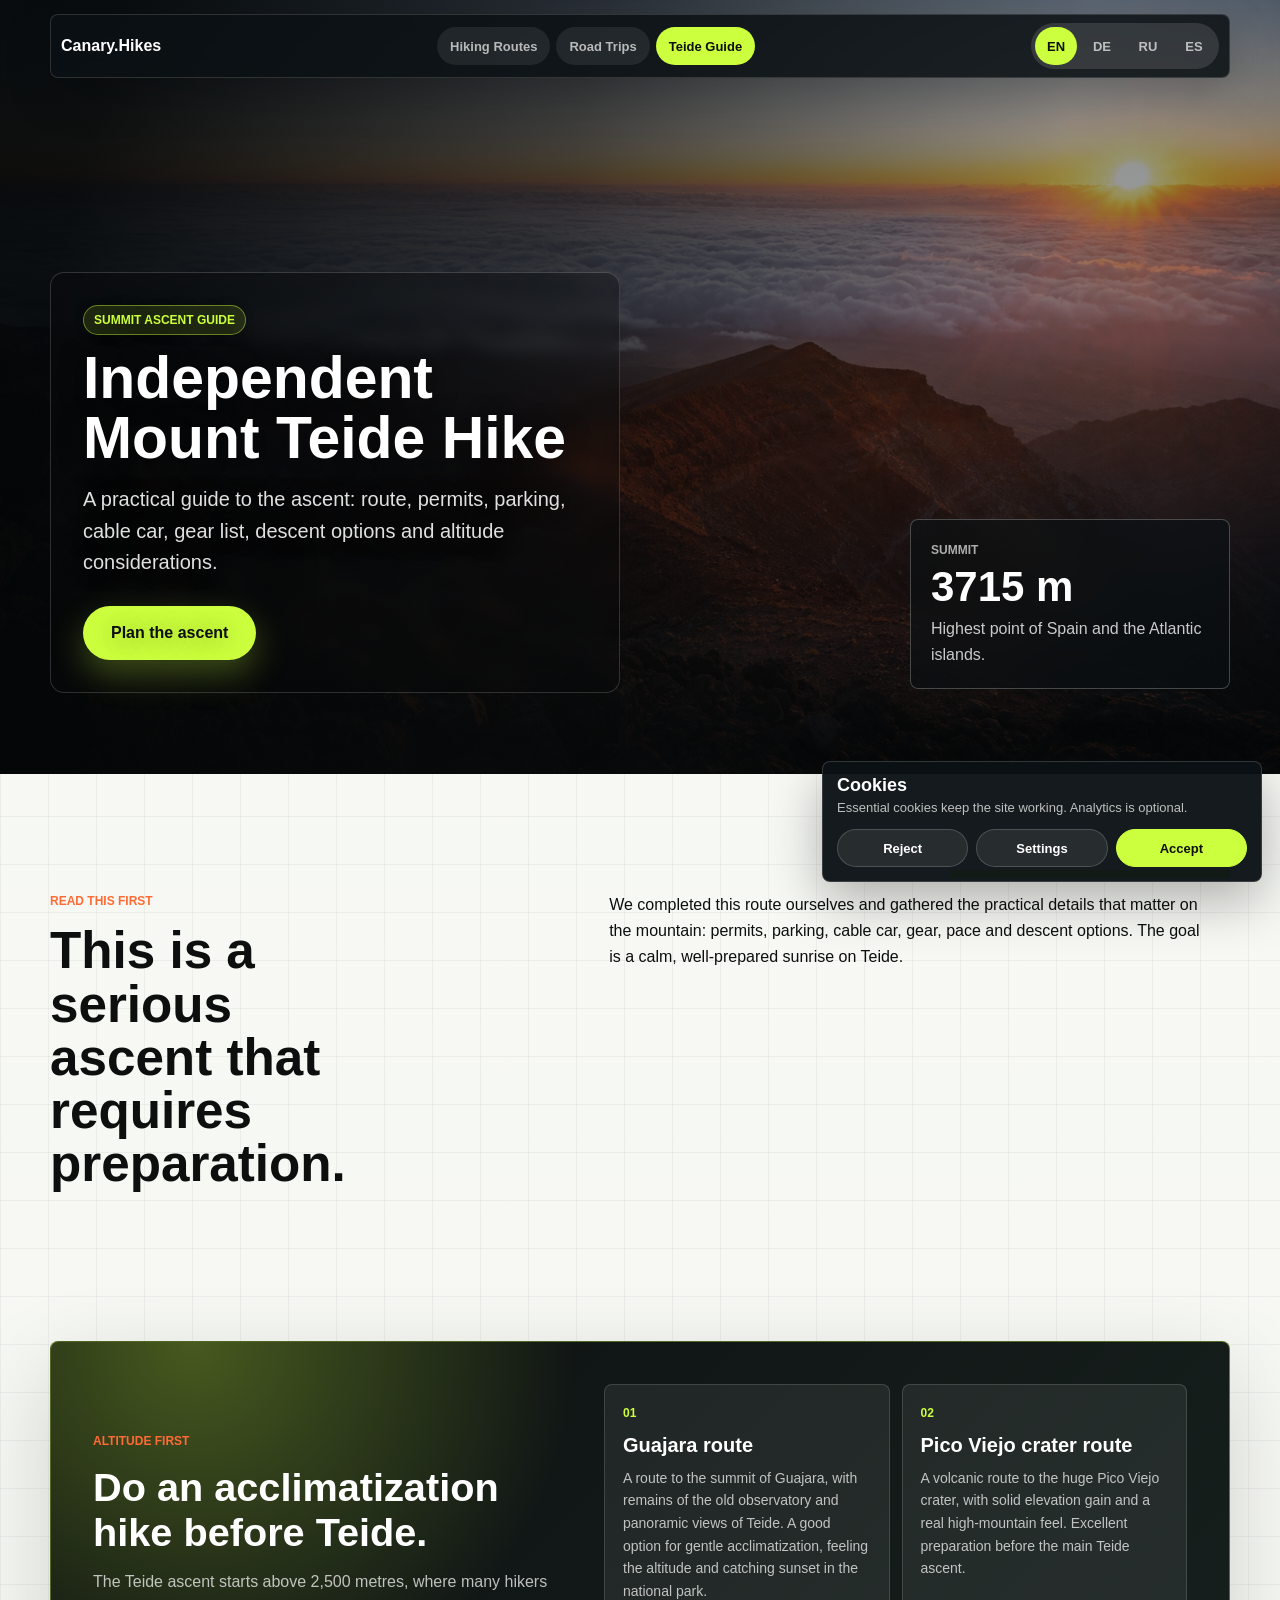
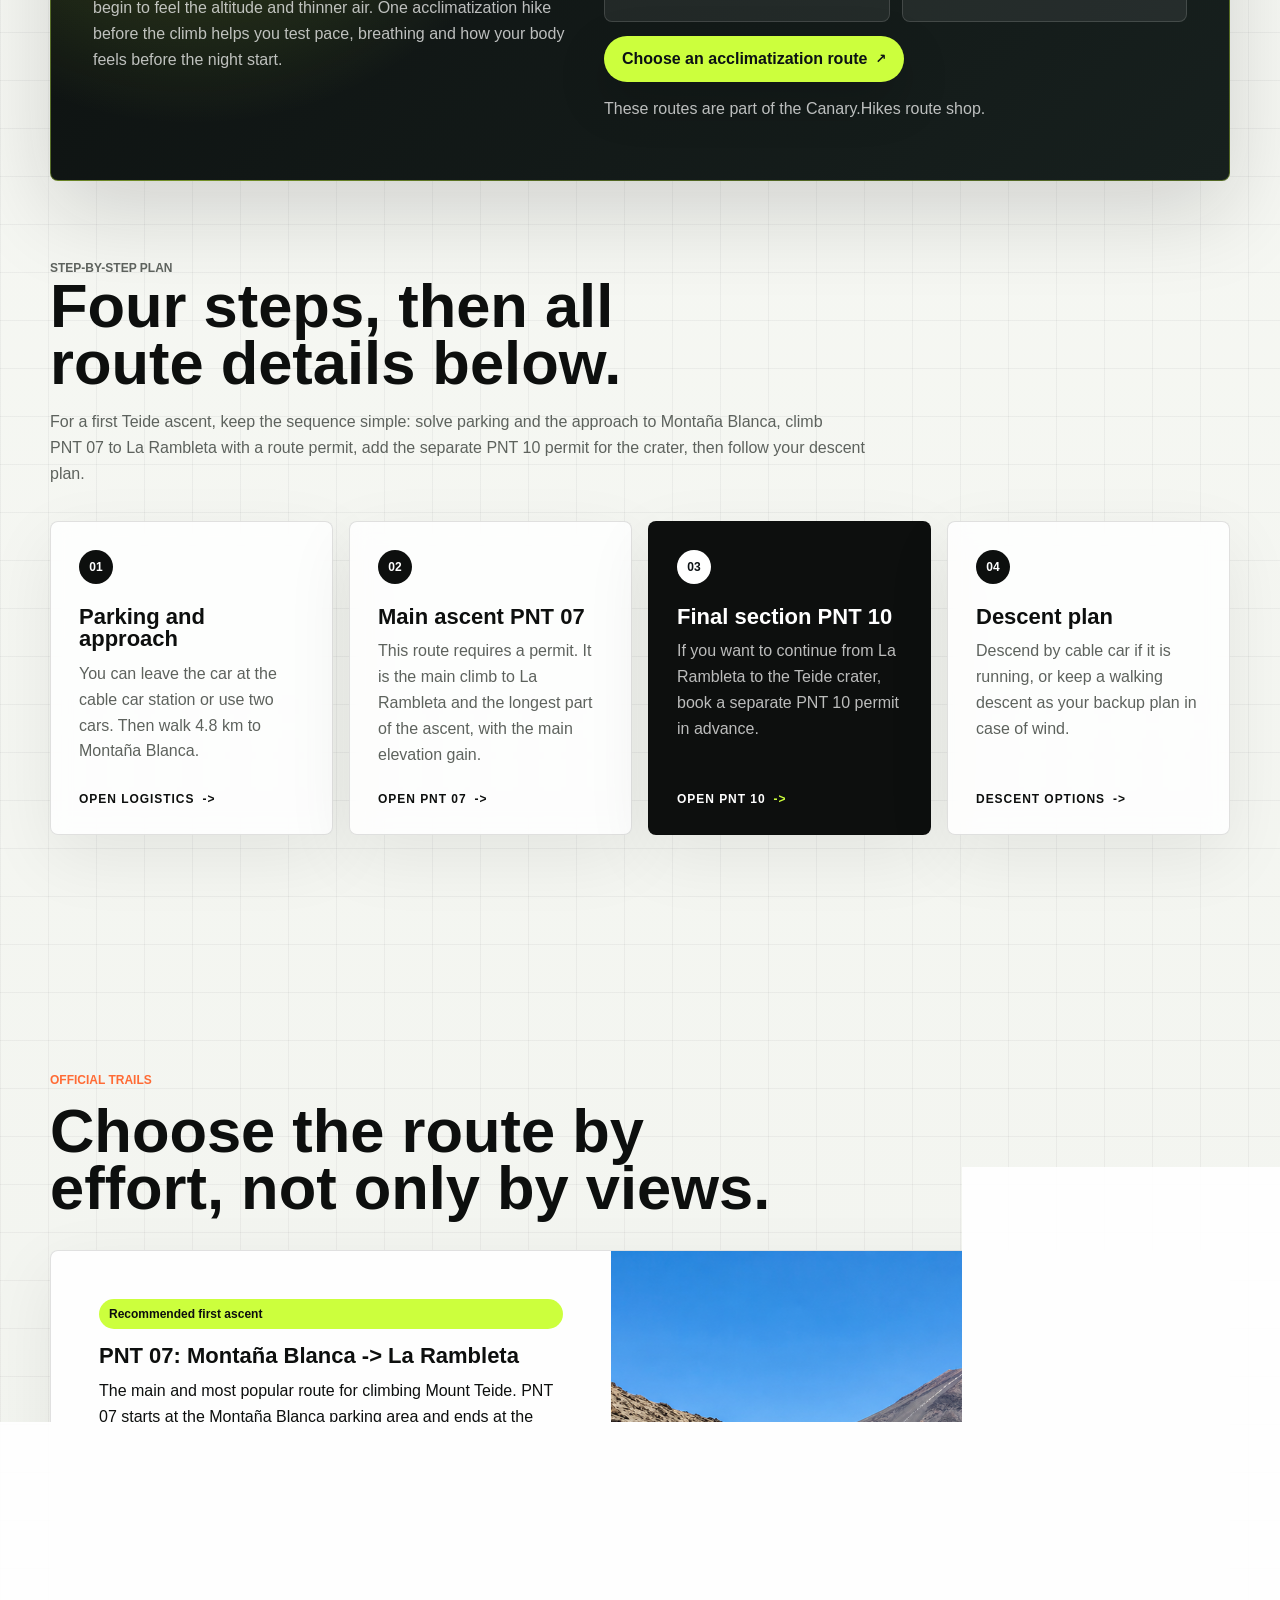
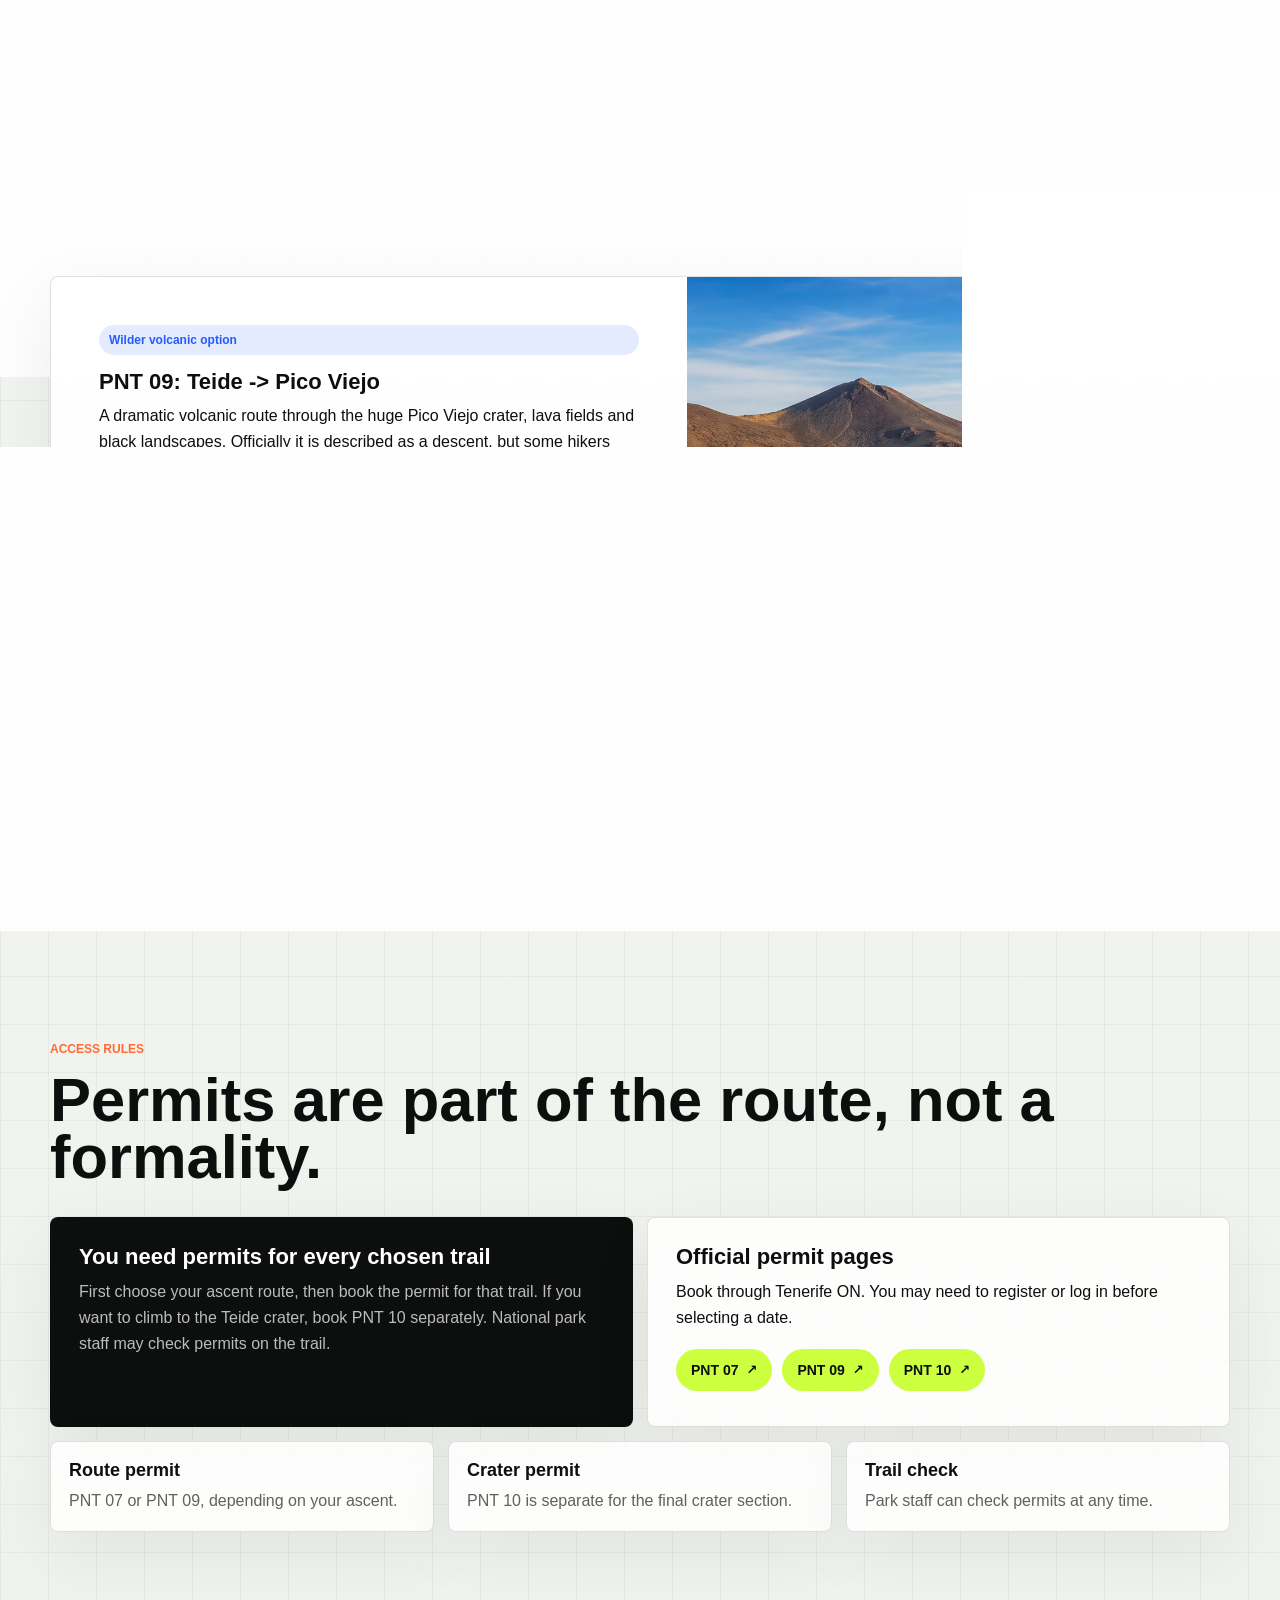
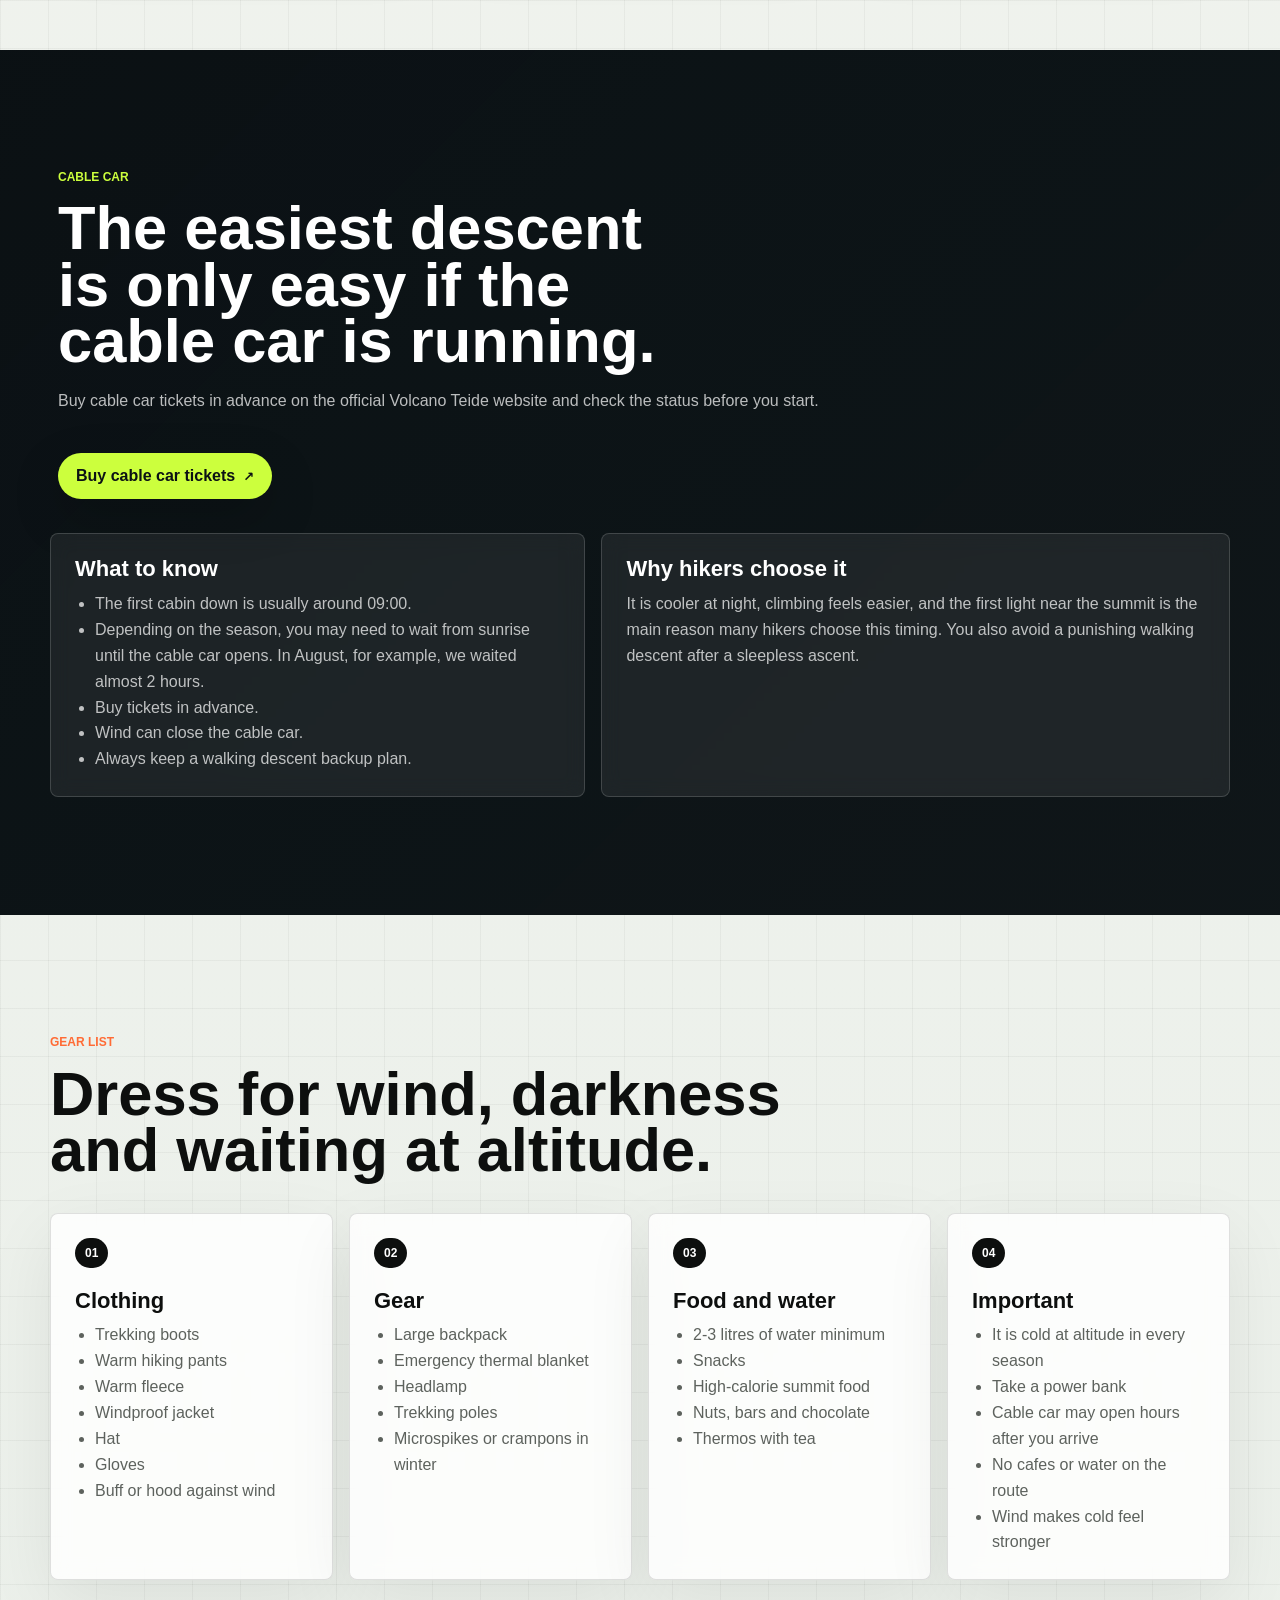
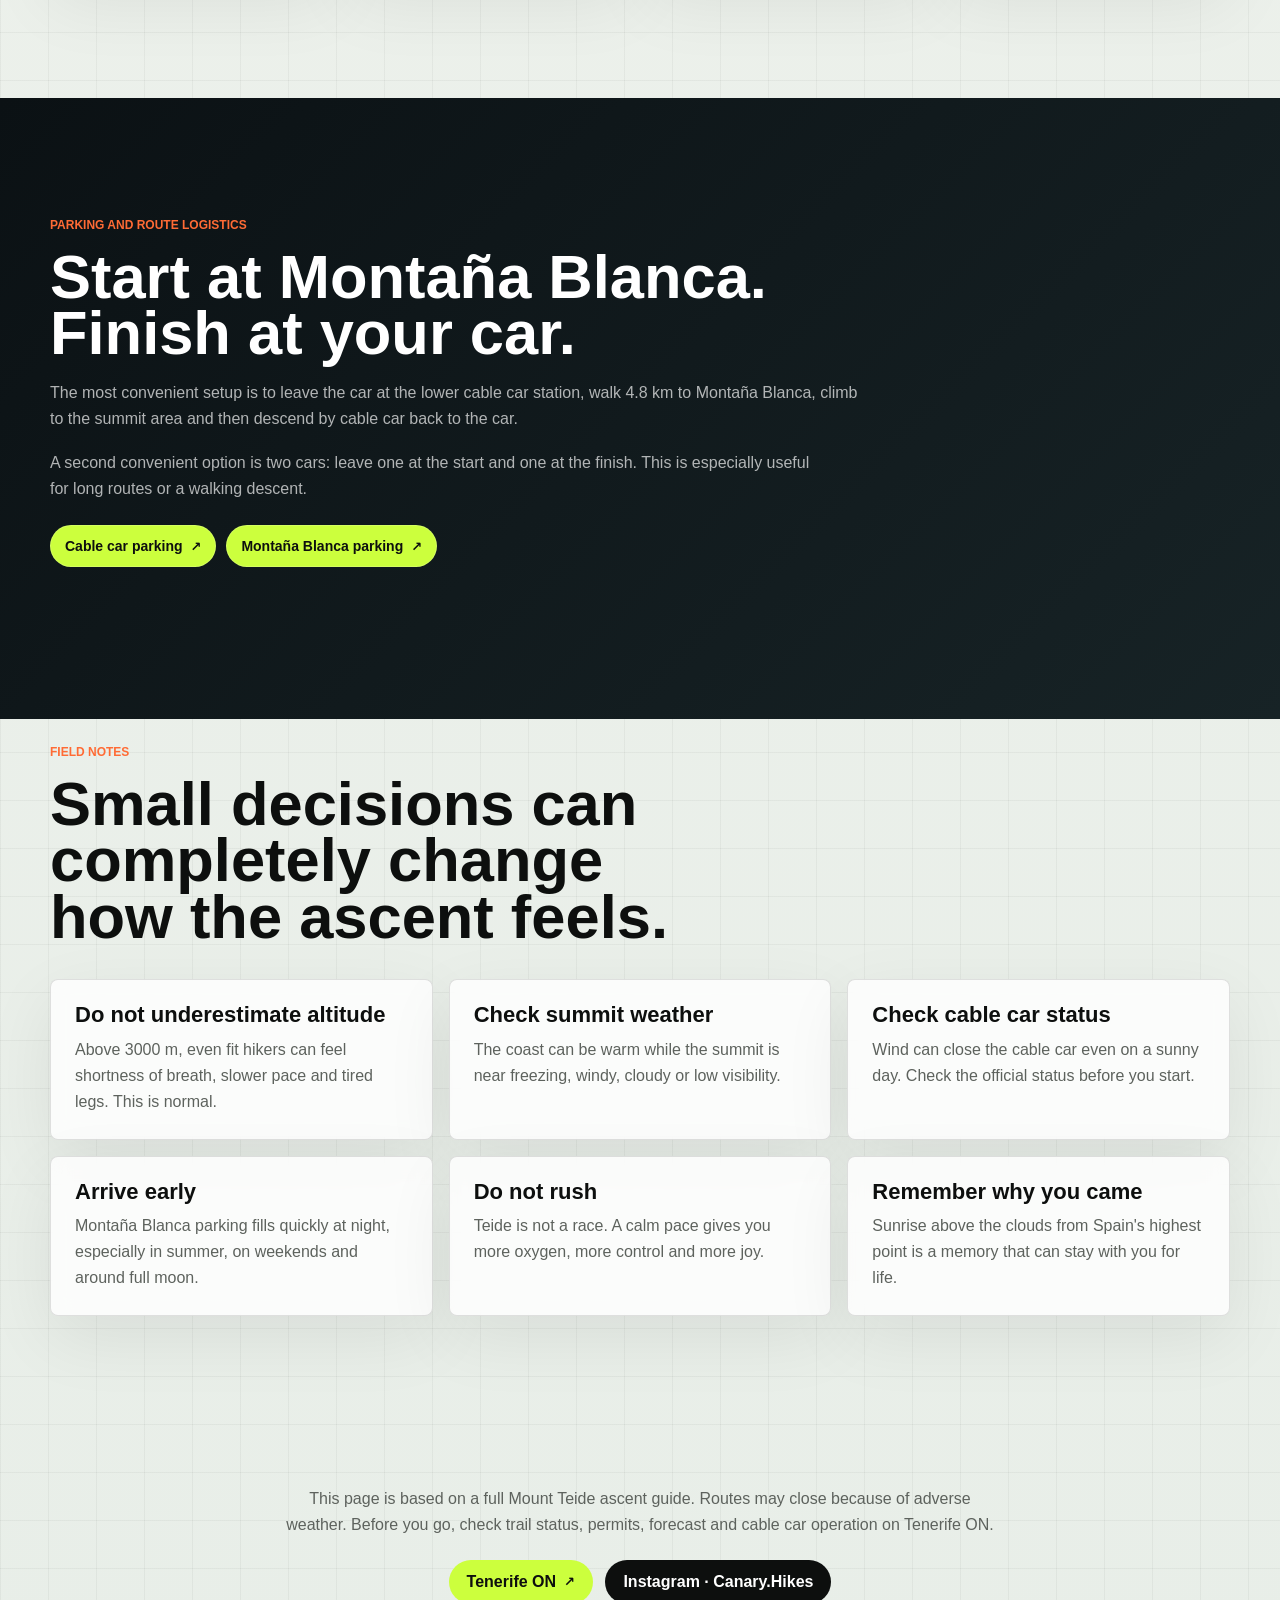
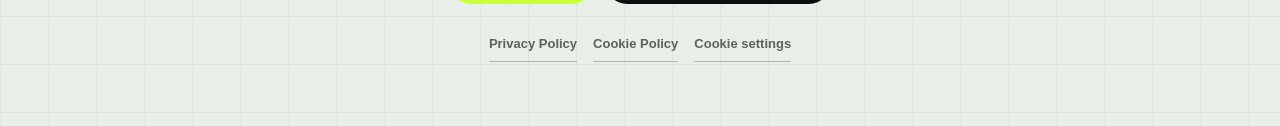
<file: index.html>
<!doctype html>
<html lang="en">
  <head>
<!-- Google tag (gtag.js) -->
<script async src="https://www.googletagmanager.com/gtag/js?id=G-Z81YE5CEX2"></script>
<script>
  window.dataLayer = window.dataLayer || [];
  function gtag(){dataLayer.push(arguments);}
  gtag('consent', 'default', {
    analytics_storage: 'denied',
    ad_storage: 'denied',
    ad_user_data: 'denied',
    ad_personalization: 'denied'
  });
  gtag('js', new Date());

  gtag('config', 'G-Z81YE5CEX2');
</script>

    <meta charset="UTF-8" />
    <meta name="viewport" content="width=device-width, initial-scale=1.0" />
    <title>Mount Teide Hike Guide: PNT 07, Permits and Cable Car | Canary.Hikes</title>
    <meta name="description" content="Practical Mount Teide hike guide: PNT 07 via Montaña Blanca, permits, PNT 10 crater access, cable car tickets, parking, gear and descent options." />
    <meta property="og:title" content="Mount Teide Hike Guide | Canary.Hikes" />
    <meta property="og:description" content="Plan the Mount Teide night hike with routes, permits, cable car, parking, gear and descent advice." />
    <meta property="og:type" content="website" />
    <meta property="og:image" content="/assets/teide-sunrise.png" />
    <link rel="stylesheet" href="/styles.css?v=90" />
  </head>
  <body>
    <header class="topbar">
      <a class="brand" href="/en/teide-guide/" aria-label="Canary.Hikes home">
        <span>Canary.Hikes</span>
      </a>
      <button class="menu-toggle" type="button" aria-expanded="false" aria-label="Toggle menu">☰</button>
      <nav class="nav" aria-label="Main navigation">
        <a href="/en/hiking-routes/" data-page-link="hiking" data-i18n="siteNav.hiking">Hiking Routes</a>
        <a href="/en/road-trips/" data-page-link="road" data-i18n="siteNav.road">Road Trips</a>
        <a href="/en/teide-guide/" data-page-link="teide" data-i18n="siteNav.teide">Teide Guide</a>
      </nav>
      <div class="lang-switch" aria-label="Language selector">
        <a class="active" data-lang="en" href="?lang=en">EN</a>
        <a data-lang="de" href="?lang=de">DE</a>
        <a data-lang="ru" href="?lang=ru">RU</a>
        <a data-lang="es" href="?lang=es">ES</a>
      </div>
    </header>

    <main id="top">
      <section class="hero">
        <img src="/assets/teide-sunrise.png" alt="Sunrise above the clouds on the Mount Teide hiking route in Tenerife" data-i18n-alt="hero.imageAlt" />
        <div class="hero-shade"></div>
        <div class="hero-content">
          <p class="eyebrow" data-i18n="hero.eyebrow">Action guide</p>
          <h1 data-i18n="hero.title">Climb Mount Teide with a clear Tenerife hiking plan.</h1>
          <p class="hero-copy" data-i18n="hero.copy">A practical guide to the Mount Teide sunrise hike: PNT 07 via Montaña Blanca, Teide permits, cable car tickets, parking, gear, descent options and high-altitude realities.</p>
          <div class="hero-actions">
            <a class="primary-btn" href="#routes" data-i18n="hero.cta">Plan the ascent</a>
          </div>
        </div>
        <aside class="summit-panel" aria-label="Key summit facts">
          <span data-i18n="hero.panelLabel">Summit</span>
          <strong>3715 m</strong>
          <p data-i18n="hero.panelText">Highest point of Spain and the Atlantic islands.</p>
        </aside>
      </section>

      <section class="intro section-pad">
        <div>
          <p class="eyebrow" data-i18n="intro.eyebrow">Read this first</p>
          <h2 data-i18n="intro.title">This is not a walk. It is a real high-mountain ascent.</h2>
        </div>
        <p data-i18n="intro.copy">Teide is a demanding high-altitude route, not a casual walk. Higher up the mountain the air gets thinner, the terrain rougher and the pace slower. With the right preparation, sunrise above the clouds becomes the reward for a hard night ascent.</p>
      </section>

      <section class="acclimatize section-pad">
        <div class="acclimatize-copy">
          <p class="eyebrow" data-i18n="acclimatize.eyebrow">Altitude first</p>
          <h2 data-i18n="acclimatize.title">Acclimatization route before Teide.</h2>
          <p data-i18n="acclimatize.copy">Teide starts where many people already feel altitude. A shorter route before summit night helps you test pace, layers and breathing before committing to a cold, dark climb.</p>
        </div>
        <div class="acclimatize-actions">
          <div class="mini-products">
            <article>
              <span>01</span>
              <strong data-i18n="acclimatize.routeOne">Guajara acclimatization loop</strong>
              <p data-i18n="acclimatize.routeOneText">A strong but calmer high-altitude day in Teide National Park.</p>
            </article>
            <article>
              <span>02</span>
              <strong data-i18n="acclimatize.routeTwo">Pico Viejo crater route</strong>
              <p data-i18n="acclimatize.routeTwoText">Volcanic terrain, big views and a good test before the summit.</p>
            </article>
          </div>
          <a class="section-link" data-shop-link="hiking" href="/en/hiking-routes/" data-i18n="acclimatize.cta">Choose a prep route</a>
          <p data-i18n="acclimatize.note">These routes are part of the Canary.Hikes route shop.</p>
        </div>
      </section>

      <section class="ascent-plan section-pad" aria-label="Recommended ascent plan">
        <div class="section-head">
          <p class="eyebrow" data-i18n="plan.eyebrow">Step by step</p>
          <h2 data-i18n="plan.title">Four steps, then the Teide route details below.</h2>
          <p data-i18n="plan.copy">For a first Teide ascent, keep the sequence simple: solve parking and the approach to Montaña Blanca, climb PNT 07 to La Rambleta with a route permit, add the separate PNT 10 permit for the crater, then follow your descent plan.</p>
        </div>
        <div class="plan-flow">
          <article><span>01</span><h3 data-i18n="plan.step1">Parking and approach</h3><p data-i18n="plan.step1Text">Leave the car at Teleférico del Teide, or use two cars, then walk the easy 4.8 km to Montaña Blanca.</p><a class="step-link" href="#logistics" data-i18n="plan.step1Link">Open logistics</a></article>
          <article><span>02</span><h3 data-i18n="plan.step2">Main ascent PNT 07</h3><p data-i18n="plan.step2Text">This route also needs a permit. It is the main climb to La Rambleta: the longest part of the ascent, with the biggest elevation gain.</p><a class="step-link" href="#routes" data-i18n="plan.step2Link">Open PNT 07</a></article>
          <article><span>03</span><h3 data-i18n="plan.step3">Separate PNT 10</h3><p data-i18n="plan.step3Text">After the ascent-route permit, add a separate PNT 10 permit if you go from La Rambleta to the crater.</p><a class="step-link" href="#permits" data-i18n="plan.step3Link">Permits</a></article>
          <article><span>04</span><h3 data-i18n="plan.step4">Descent plan</h3><p data-i18n="plan.step4Text">Descend by cable car if it is running, or switch to the walking backup if wind closes it.</p><a class="step-link" href="#cable" data-i18n="plan.step4Link">Descent options</a></article>
        </div>
      </section>

      <section id="routes" class="routes section-pad">
        <div class="section-head">
          <p class="eyebrow" data-i18n="routes.eyebrow">Official trails</p>
          <h2 data-i18n="routes.title">Choose the route by effort, not only by views.</h2>
        </div>
        <div class="route-layout">
          <article class="route-card featured">
            <div class="route-copy">
              <span class="tag" data-i18n="routes.recommended">Recommended first ascent</span>
              <h3 data-i18n="routes.pnt07Title">PNT 07: Montaña Blanca to La Rambleta</h3>
              <p data-i18n="routes.pnt07Text">The main and most popular Mount Teide hiking route. PNT 07 starts at Montaña Blanca parking and finishes at the upper cable-car station, La Rambleta. The last kilometres feel like a true high-altitude climb: slower pace, cold wind, hard breathing and energy-draining volcanic scree.</p>
              <p class="route-note route-note-light" data-i18n="routes.pnt07Warning">Permit required. PNT 07 is the recommended first ascent, but it still needs a route permit.</p>
              <dl class="stats">
                <div><dt data-i18n="stats.distance">Distance</dt><dd>8.29 km</dd></div>
                <div><dt data-i18n="stats.time">Time</dt><dd>~5h 55m</dd></div>
                <div><dt data-i18n="stats.gain">Gain</dt><dd>+1309 m</dd></div>
                <div><dt data-i18n="stats.start">Start</dt><dd>Montaña Blanca</dd></div>
                <div><dt data-i18n="stats.highest">Highest</dt><dd>3535 m</dd></div>
                <div><dt data-i18n="stats.difficulty">Difficulty</dt><dd data-i18n="stats.high">High</dd></div>
              </dl>
            </div>
            <img src="/assets/teide-montana-blanca.png" alt="Montaña Blanca volcanic trail toward Mount Teide" />
          </article>

          <article class="route-card compact">
            <div class="route-copy">
              <span class="tag dark" data-i18n="routes.wild">Wilder volcanic option</span>
              <h3 data-i18n="routes.pnt09Title">PNT 09: Teide and Pico Viejo</h3>
              <p data-i18n="routes.pnt09Text">A dramatic volcanic route through the huge Pico Viejo crater, lava fields and black landscapes. Officially it is described as a descent, but some hikers reverse it as a harder ascent.</p>
              <p class="route-note" data-i18n="routes.pnt09Warning">As an ascent, PNT 09 is much harder than PNT 07 and is not recommended for a first Teide climb.</p>
              <dl class="stats two">
                <div><dt data-i18n="stats.distance">Distance</dt><dd>9.61 km</dd></div>
                <div><dt data-i18n="stats.ascentTime">Ascent time</dt><dd>6-8h+</dd></div>
                <div><dt data-i18n="stats.gain">Gain</dt><dd>+1600 m</dd></div>
                <div><dt data-i18n="stats.routeType">Type</dt><dd data-i18n="stats.reverseAscent">Reverse ascent</dd></div>
                <div><dt data-i18n="stats.highest">Highest</dt><dd>3498 m</dd></div>
                <div><dt data-i18n="stats.difficulty">Difficulty</dt><dd data-i18n="stats.veryHigh">Very high</dd></div>
              </dl>
            </div>
            <img src="/assets/teide-pico-viejo.png" alt="Pico Viejo volcanic landscape and lava fields" />
          </article>
        </div>
      </section>

      <section id="permits" class="permits section-pad">
        <div class="stack">
          <p class="eyebrow" data-i18n="permits.eyebrow">Access rules</p>
          <h2 data-i18n="permits.title">Permits are part of the route, not admin afterthoughts.</h2>
          <div class="permit-grid">
            <article class="permit-rule">
              <h3 data-i18n="permits.allTitle">You need permits for every chosen trail</h3>
              <p data-i18n="permits.allText">Choose which route you will use to go up, then book the permit for that route and a separate PNT 10 permit if you want to reach the crater. Permits are checked by national park staff on the trail.</p>
            </article>
            <article class="permit-actions">
              <h3 data-i18n="permits.linksTitle">Official permit pages</h3>
              <p data-i18n="permits.linksText">Book through Tenerife ON. You may need to register or log in before selecting a date.</p>
              <div class="permit-links" aria-label="Official Tenerife ON permit links">
                <a href="https://www.tenerifeon.es/itinerarios/sendero/pnt-07-montana-blanca-la-rambleta" target="_blank" rel="noreferrer">PNT 07</a>
                <a href="https://www.tenerifeon.es/itinerarios/sendero/pnt-09-teide-pico-viejo-mirador-de-las-narices-del-teide" target="_blank" rel="noreferrer">PNT 09</a>
                <a href="https://www.tenerifeon.es/itinerarios/sendero/pnt-10-telesforo-bravo" target="_blank" rel="noreferrer">PNT 10</a>
              </div>
            </article>
            <div class="permit-mini">
              <article><strong data-i18n="permits.miniRoute">Route permit</strong><span data-i18n="permits.miniRouteText">PNT 07 or PNT 09, depending on your ascent.</span></article>
              <article><strong data-i18n="permits.miniCrater">Crater permit</strong><span data-i18n="permits.miniCraterText">PNT 10 is separate for the final crater section.</span></article>
              <article><strong data-i18n="permits.miniCheck">Trail check</strong><span data-i18n="permits.miniCheckText">Park staff can check permits at any time.</span></article>
            </div>
          </div>
        </div>
      </section>

      <section id="cable" class="cable section-pad">
        <div class="section-head">
          <p class="eyebrow" data-i18n="cable.eyebrow">Teleférico</p>
          <h2 data-i18n="cable.title">The easiest descent is only easy if it is running.</h2>
          <p data-i18n="cable.ticketText">Buy cable-car tickets in advance on the official Volcano Teide website and check the status before the hike.</p>
          <a class="section-link" href="https://www.volcanoteide.com/en/volcano_teide/teide_cable_car/teide_cable_car" target="_blank" rel="noreferrer" data-i18n="cable.ticketCta">Buy cable-car tickets</a>
        </div>
        <div class="columns cable-columns">
          <article><h3 data-i18n="cable.know">What to know</h3><ul id="cable-list"></ul></article>
          <article><h3 data-i18n="cable.why">Why hikers choose it</h3><p data-i18n="cable.whyText">Cooler night temperatures, easier climbing and first light near the summit. You also avoid a punishing walking descent after a sleepless ascent.</p></article>
        </div>
      </section>

      <section id="gear" class="gear section-pad">
        <div class="section-head">
          <p class="eyebrow" data-i18n="gear.eyebrow">Packing system</p>
          <h2 data-i18n="gear.title">Dress for wind, darkness and waiting at altitude.</h2>
        </div>
        <div class="gear-grid" id="gear-grid"></div>
      </section>

      <section id="logistics" class="logistics section-pad">
        <div class="section-head">
          <p class="eyebrow" data-i18n="logistics.eyebrow">Parking and route flow</p>
          <h2 data-i18n="logistics.title">Start at Montaña Blanca. Finish at your car.</h2>
          <p data-i18n="logistics.copy">The cleanest setup is to park at the lower cable-car station, walk 4.8 km to Montaña Blanca, climb to the summit area, then descend by Teleférico back to the car.</p>
          <p class="parking-note" data-i18n="logistics.twoCars">Another good option is two cars: leave one at the start and one at the finish. This is especially useful if you choose a long route or a walking descent.</p>
          <div class="map-links" aria-label="Google Maps parking links">
            <a href="https://www.google.com/maps/search/?api=1&query=Telef%C3%A9rico%20del%20Teide%20Parking" target="_blank" rel="noreferrer" data-i18n="maps.teleferico">Cable car parking</a>
            <a href="https://www.google.com/maps/search/?api=1&query=Parking%20Monta%C3%B1a%20Blanca%20Teide" target="_blank" rel="noreferrer" data-i18n="maps.montana">Montaña Blanca parking</a>
          </div>
        </div>
      </section>

      <section class="tips section-pad">
        <div class="section-head">
          <p class="eyebrow" data-i18n="tips.eyebrow">Field notes</p>
          <h2 data-i18n="tips.title">Small decisions make the ascent feel completely different.</h2>
        </div>
        <div class="tip-grid" id="tip-grid"></div>
      </section>

    </main>

    <footer>
      <p data-i18n="footer.copy">Built from the full Teide ascent guide. Routes can be closed because of adverse weather conditions. Check current trail status, permits, weather and cable-car updates on the official Tenerife ON website before you go.</p>
      <a class="footer-link" href="https://www.tenerifeon.es/" target="_blank" rel="noreferrer">Tenerife ON</a>
      <a class="instagram-link" href="https://www.instagram.com/Canary.Hikes" target="_blank" rel="noreferrer">Instagram · Canary.Hikes</a>
      <nav class="legal-links" aria-label="Legal links">
        <a href="/privacy-policy/" data-legal="privacy">Privacy Policy</a>
        <a href="/cookie-policy/" data-legal="cookies">Cookie Policy</a>
        <button type="button" data-cookie-settings>Cookie settings</button>
      </nav>
    </footer>

    <script src="/app.js?v=90"></script>
  </body>
</html>
</file>
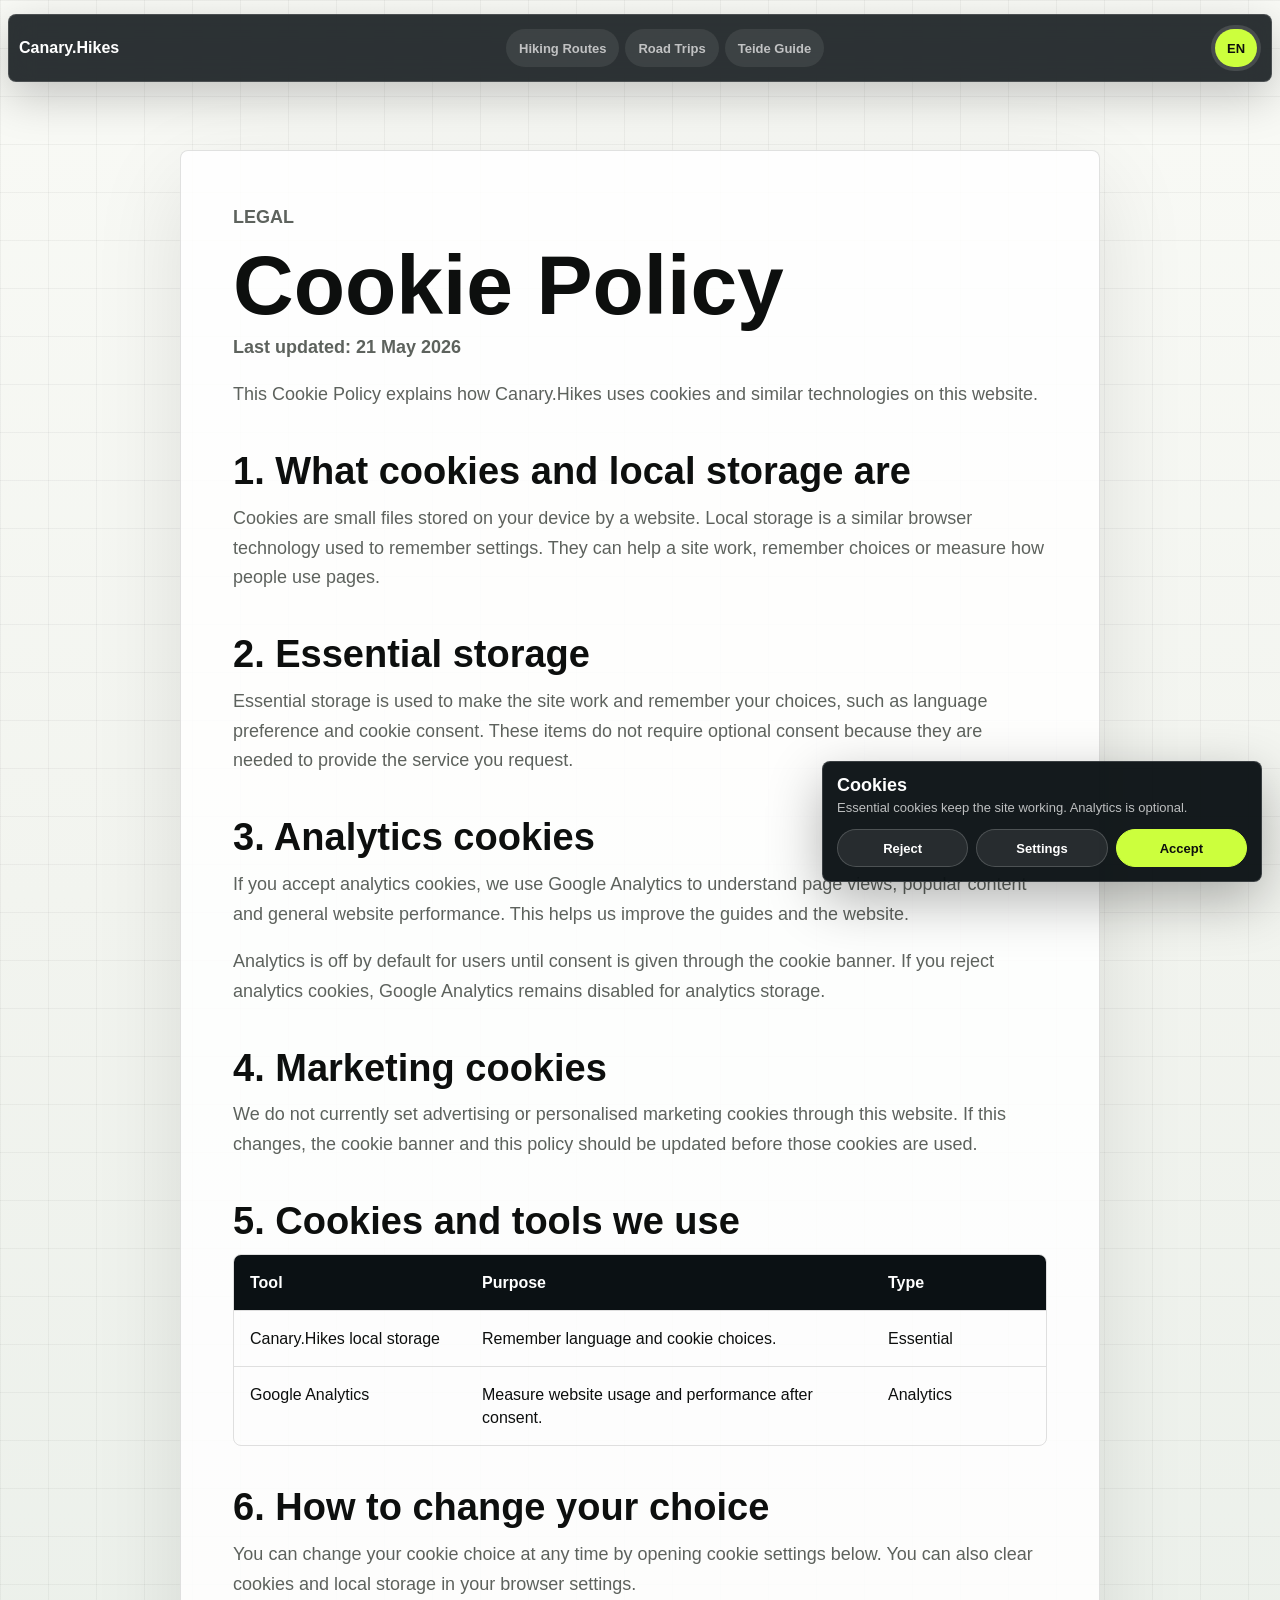
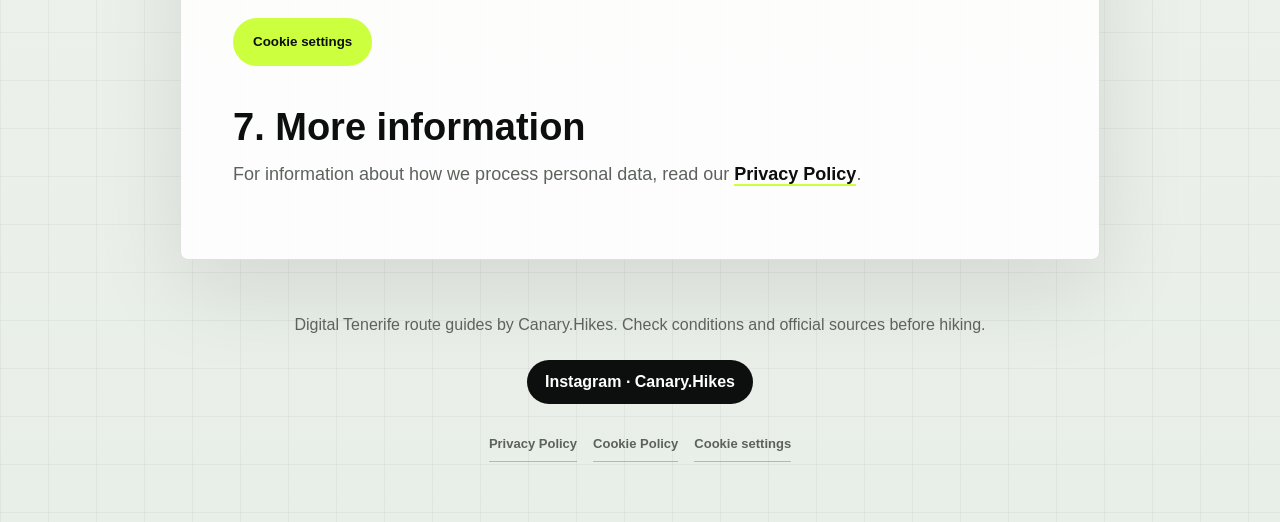
<file: cookie-policy/index.html>
<!doctype html>
<html lang="en">
  <head>
    <!-- Google tag (gtag.js) -->
    <script async src="https://www.googletagmanager.com/gtag/js?id=G-Z81YE5CEX2"></script>
    <script>
      window.dataLayer = window.dataLayer || [];
      function gtag(){dataLayer.push(arguments);}
      gtag('consent', 'default', {
        analytics_storage: 'denied',
        ad_storage: 'denied',
        ad_user_data: 'denied',
        ad_personalization: 'denied'
      });
      gtag('js', new Date());
      gtag('config', 'G-Z81YE5CEX2');
    </script>
    <meta charset="UTF-8" />
    <meta name="viewport" content="width=device-width, initial-scale=1.0" />
    <title>Cookie Policy | Canary.Hikes</title>
    <meta name="description" content="Cookie Policy for Canary.Hikes: essential storage, analytics cookies, Google Analytics and how to change your cookie choices." />
    <meta name="robots" content="index, follow" />
    <link rel="stylesheet" href="/styles.css?v=90" />
  </head>
  <body class="legal-page">
    <header class="topbar">
      <a class="brand" href="/en/teide-guide/" aria-label="Canary.Hikes home">
        <span>Canary.Hikes</span>
      </a>
      <nav class="nav" aria-label="Main navigation">
        <a href="/en/hiking-routes/">Hiking Routes</a>
        <a href="/en/road-trips/">Road Trips</a>
        <a href="/en/teide-guide/">Teide Guide</a>
      </nav>
      <div class="lang-switch" aria-label="Language selector">
        <a class="active" href="/cookie-policy/">EN</a>
      </div>
    </header>

    <main class="legal-document" id="top">
      <p class="eyebrow">Legal</p>
      <h1>Cookie Policy</h1>
      <p class="legal-updated">Last updated: 21 May 2026</p>
      <p>This Cookie Policy explains how Canary.Hikes uses cookies and similar technologies on this website.</p>

      <section>
        <h2>1. What cookies and local storage are</h2>
        <p>Cookies are small files stored on your device by a website. Local storage is a similar browser technology used to remember settings. They can help a site work, remember choices or measure how people use pages.</p>
      </section>

      <section>
        <h2>2. Essential storage</h2>
        <p>Essential storage is used to make the site work and remember your choices, such as language preference and cookie consent. These items do not require optional consent because they are needed to provide the service you request.</p>
      </section>

      <section>
        <h2>3. Analytics cookies</h2>
        <p>If you accept analytics cookies, we use Google Analytics to understand page views, popular content and general website performance. This helps us improve the guides and the website.</p>
        <p>Analytics is off by default for users until consent is given through the cookie banner. If you reject analytics cookies, Google Analytics remains disabled for analytics storage.</p>
      </section>

      <section>
        <h2>4. Marketing cookies</h2>
        <p>We do not currently set advertising or personalised marketing cookies through this website. If this changes, the cookie banner and this policy should be updated before those cookies are used.</p>
      </section>

      <section>
        <h2>5. Cookies and tools we use</h2>
        <div class="legal-table" role="table" aria-label="Cookie list">
          <div role="row">
            <strong role="columnheader">Tool</strong>
            <strong role="columnheader">Purpose</strong>
            <strong role="columnheader">Type</strong>
          </div>
          <div role="row">
            <span role="cell">Canary.Hikes local storage</span>
            <span role="cell">Remember language and cookie choices.</span>
            <span role="cell">Essential</span>
          </div>
          <div role="row">
            <span role="cell">Google Analytics</span>
            <span role="cell">Measure website usage and performance after consent.</span>
            <span role="cell">Analytics</span>
          </div>
        </div>
      </section>

      <section>
        <h2>6. How to change your choice</h2>
        <p>You can change your cookie choice at any time by opening cookie settings below. You can also clear cookies and local storage in your browser settings.</p>
        <p><button class="legal-cookie-button" type="button" data-cookie-settings>Open cookie settings</button></p>
      </section>

      <section>
        <h2>7. More information</h2>
        <p>For information about how we process personal data, read our <a href="/privacy-policy/">Privacy Policy</a>.</p>
      </section>
    </main>

    <footer>
      <p>Digital Tenerife route guides by Canary.Hikes. Check conditions and official sources before hiking.</p>
      <a class="instagram-link" href="https://www.instagram.com/Canary.Hikes" target="_blank" rel="noreferrer">Instagram · Canary.Hikes</a>
      <nav class="legal-links" aria-label="Legal links">
        <a href="/privacy-policy/" data-legal="privacy">Privacy Policy</a>
        <a href="/cookie-policy/" data-legal="cookies">Cookie Policy</a>
        <button type="button" data-cookie-settings>Cookie settings</button>
      </nav>
    </footer>
    <script src="/app.js?v=90"></script>
  </body>
</html>
</file>
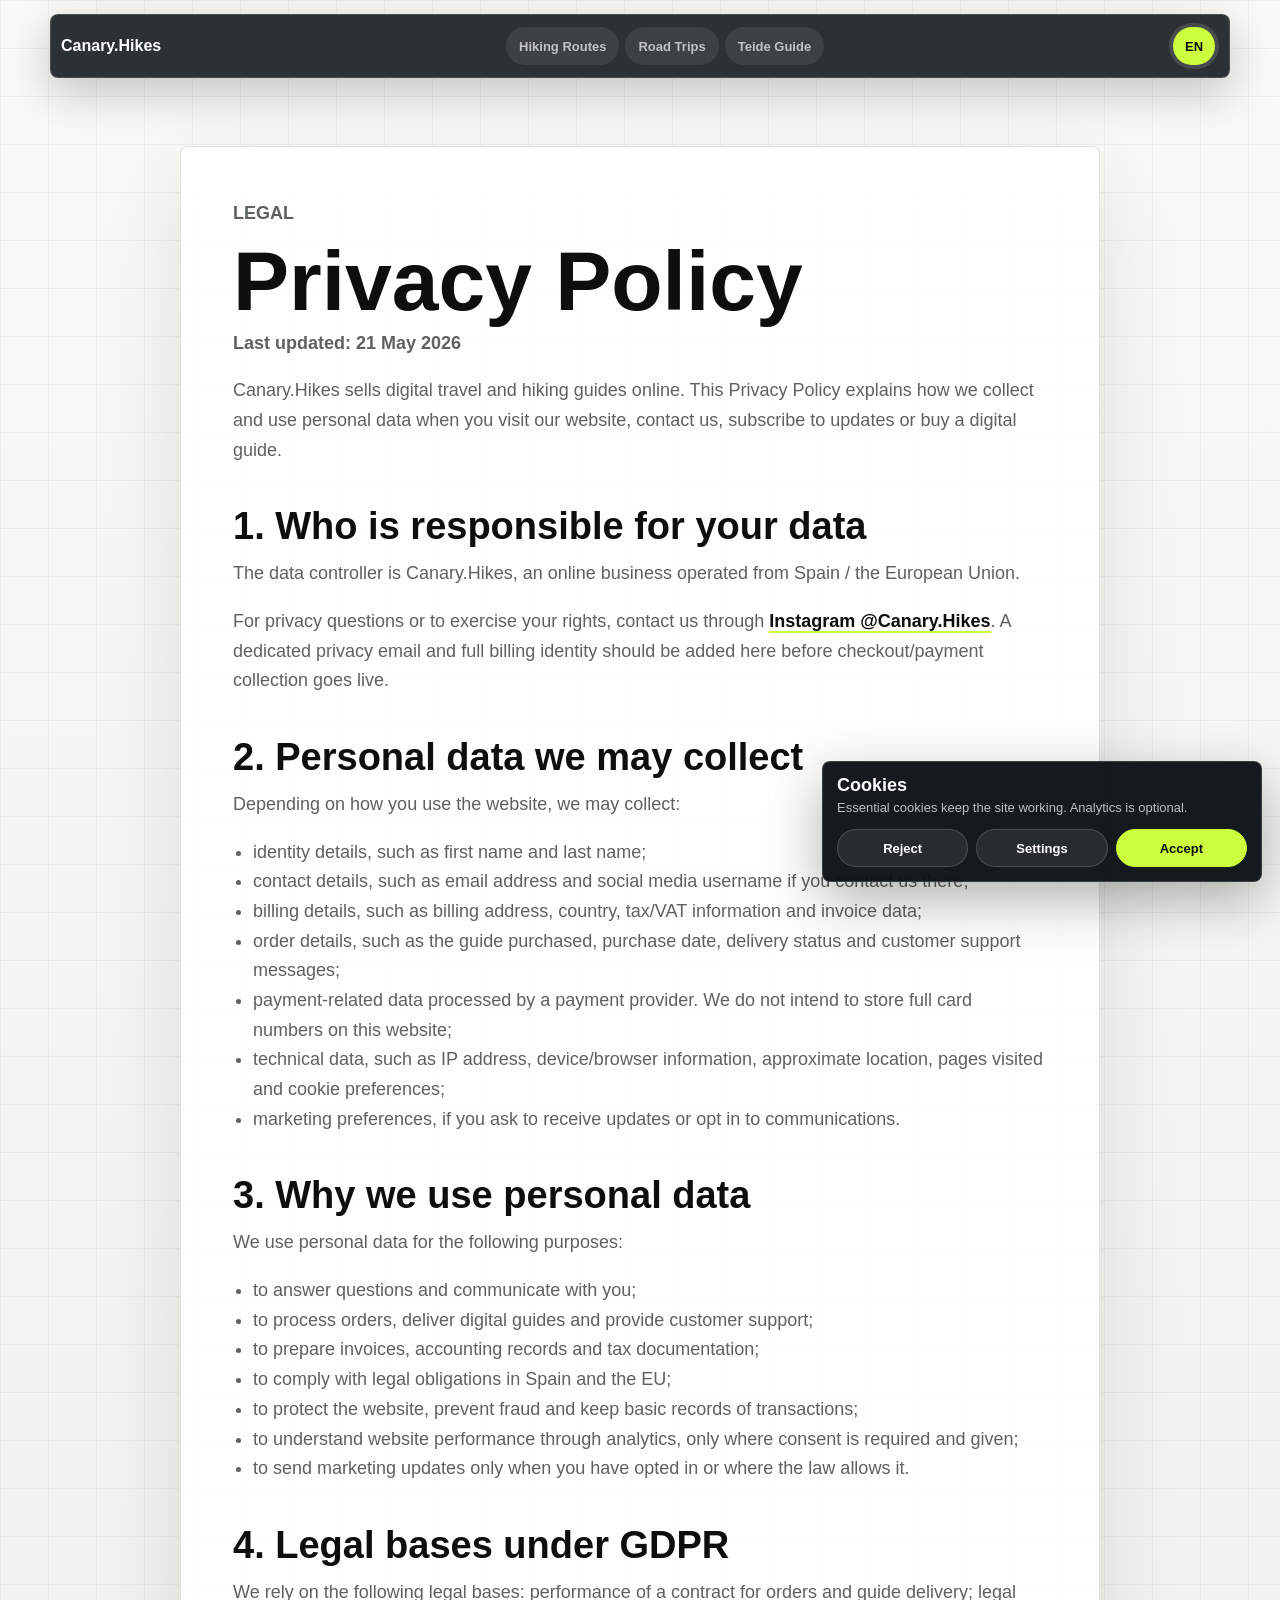
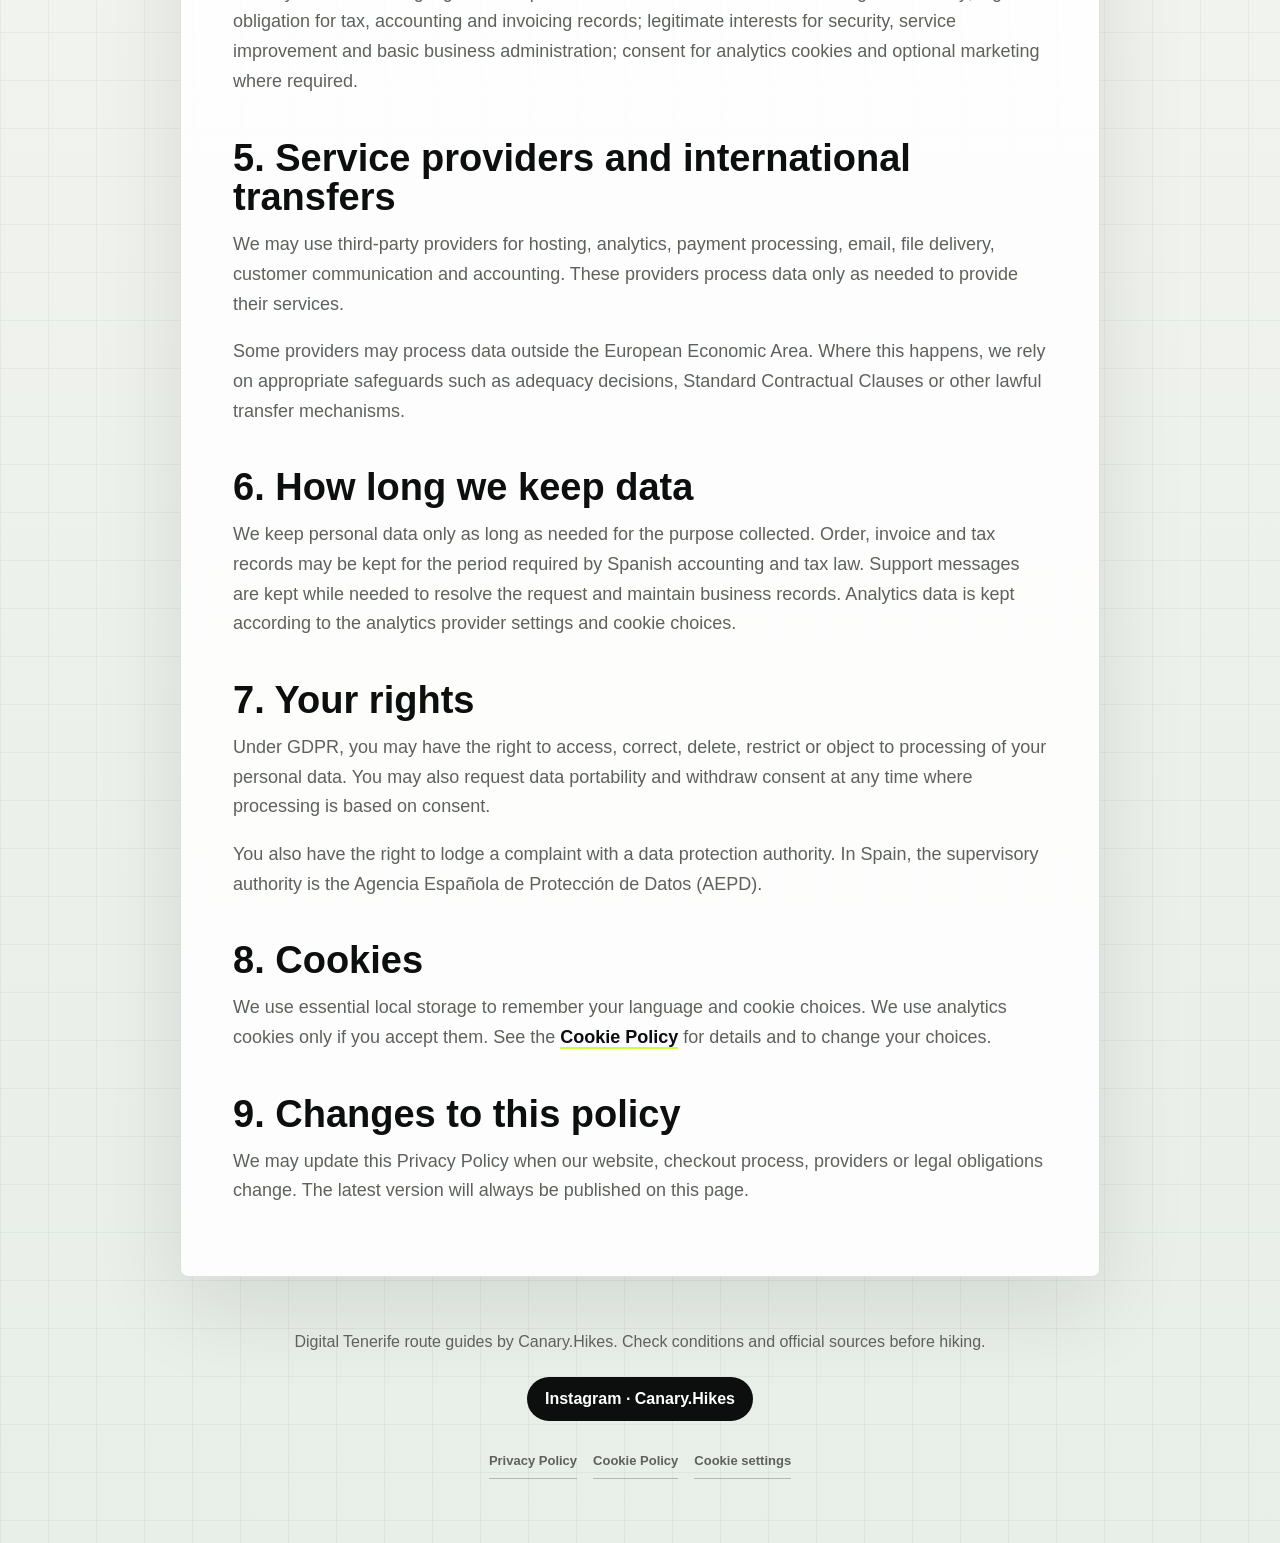
<file: privacy-policy/index.html>
<!doctype html>
<html lang="en">
  <head>
    <!-- Google tag (gtag.js) -->
    <script async src="https://www.googletagmanager.com/gtag/js?id=G-Z81YE5CEX2"></script>
    <script>
      window.dataLayer = window.dataLayer || [];
      function gtag(){dataLayer.push(arguments);}
      gtag('consent', 'default', {
        analytics_storage: 'denied',
        ad_storage: 'denied',
        ad_user_data: 'denied',
        ad_personalization: 'denied'
      });
      gtag('js', new Date());
      gtag('config', 'G-Z81YE5CEX2');
    </script>
    <meta charset="UTF-8" />
    <meta name="viewport" content="width=device-width, initial-scale=1.0" />
    <title>Privacy Policy | Canary.Hikes</title>
    <meta name="description" content="Privacy Policy for Canary.Hikes: how we collect, use and protect personal data when you browse the website or buy digital hiking guides." />
    <meta name="robots" content="index, follow" />
    <link rel="stylesheet" href="/styles.css?v=90" />
  </head>
  <body class="legal-page">
    <header class="topbar">
      <a class="brand" href="/en/teide-guide/" aria-label="Canary.Hikes home">
        <span>Canary.Hikes</span>
      </a>
      <nav class="nav" aria-label="Main navigation">
        <a href="/en/hiking-routes/">Hiking Routes</a>
        <a href="/en/road-trips/">Road Trips</a>
        <a href="/en/teide-guide/">Teide Guide</a>
      </nav>
      <div class="lang-switch" aria-label="Language selector">
        <a class="active" href="/privacy-policy/">EN</a>
      </div>
    </header>

    <main class="legal-document" id="top">
      <p class="eyebrow">Legal</p>
      <h1>Privacy Policy</h1>
      <p class="legal-updated">Last updated: 21 May 2026</p>
      <p>Canary.Hikes sells digital travel and hiking guides online. This Privacy Policy explains how we collect and use personal data when you visit our website, contact us, subscribe to updates or buy a digital guide.</p>

      <section>
        <h2>1. Who is responsible for your data</h2>
        <p>The data controller is Canary.Hikes, an online business operated from Spain / the European Union.</p>
        <p>For privacy questions or to exercise your rights, contact us through <a href="https://www.instagram.com/Canary.Hikes" target="_blank" rel="noreferrer">Instagram @Canary.Hikes</a>. A dedicated privacy email and full billing identity should be added here before checkout/payment collection goes live.</p>
      </section>

      <section>
        <h2>2. Personal data we may collect</h2>
        <p>Depending on how you use the website, we may collect:</p>
        <ul>
          <li>identity details, such as first name and last name;</li>
          <li>contact details, such as email address and social media username if you contact us there;</li>
          <li>billing details, such as billing address, country, tax/VAT information and invoice data;</li>
          <li>order details, such as the guide purchased, purchase date, delivery status and customer support messages;</li>
          <li>payment-related data processed by a payment provider. We do not intend to store full card numbers on this website;</li>
          <li>technical data, such as IP address, device/browser information, approximate location, pages visited and cookie preferences;</li>
          <li>marketing preferences, if you ask to receive updates or opt in to communications.</li>
        </ul>
      </section>

      <section>
        <h2>3. Why we use personal data</h2>
        <p>We use personal data for the following purposes:</p>
        <ul>
          <li>to answer questions and communicate with you;</li>
          <li>to process orders, deliver digital guides and provide customer support;</li>
          <li>to prepare invoices, accounting records and tax documentation;</li>
          <li>to comply with legal obligations in Spain and the EU;</li>
          <li>to protect the website, prevent fraud and keep basic records of transactions;</li>
          <li>to understand website performance through analytics, only where consent is required and given;</li>
          <li>to send marketing updates only when you have opted in or where the law allows it.</li>
        </ul>
      </section>

      <section>
        <h2>4. Legal bases under GDPR</h2>
        <p>We rely on the following legal bases: performance of a contract for orders and guide delivery; legal obligation for tax, accounting and invoicing records; legitimate interests for security, service improvement and basic business administration; consent for analytics cookies and optional marketing where required.</p>
      </section>

      <section>
        <h2>5. Service providers and international transfers</h2>
        <p>We may use third-party providers for hosting, analytics, payment processing, email, file delivery, customer communication and accounting. These providers process data only as needed to provide their services.</p>
        <p>Some providers may process data outside the European Economic Area. Where this happens, we rely on appropriate safeguards such as adequacy decisions, Standard Contractual Clauses or other lawful transfer mechanisms.</p>
      </section>

      <section>
        <h2>6. How long we keep data</h2>
        <p>We keep personal data only as long as needed for the purpose collected. Order, invoice and tax records may be kept for the period required by Spanish accounting and tax law. Support messages are kept while needed to resolve the request and maintain business records. Analytics data is kept according to the analytics provider settings and cookie choices.</p>
      </section>

      <section>
        <h2>7. Your rights</h2>
        <p>Under GDPR, you may have the right to access, correct, delete, restrict or object to processing of your personal data. You may also request data portability and withdraw consent at any time where processing is based on consent.</p>
        <p>You also have the right to lodge a complaint with a data protection authority. In Spain, the supervisory authority is the Agencia Española de Protección de Datos (AEPD).</p>
      </section>

      <section>
        <h2>8. Cookies</h2>
        <p>We use essential local storage to remember your language and cookie choices. We use analytics cookies only if you accept them. See the <a href="/cookie-policy/">Cookie Policy</a> for details and to change your choices.</p>
      </section>

      <section>
        <h2>9. Changes to this policy</h2>
        <p>We may update this Privacy Policy when our website, checkout process, providers or legal obligations change. The latest version will always be published on this page.</p>
      </section>
    </main>

    <footer>
      <p>Digital Tenerife route guides by Canary.Hikes. Check conditions and official sources before hiking.</p>
      <a class="instagram-link" href="https://www.instagram.com/Canary.Hikes" target="_blank" rel="noreferrer">Instagram · Canary.Hikes</a>
      <nav class="legal-links" aria-label="Legal links">
        <a href="/privacy-policy/" data-legal="privacy">Privacy Policy</a>
        <a href="/cookie-policy/" data-legal="cookies">Cookie Policy</a>
        <button type="button" data-cookie-settings>Cookie settings</button>
      </nav>
    </footer>
    <script src="/app.js?v=90"></script>
  </body>
</html>
</file>
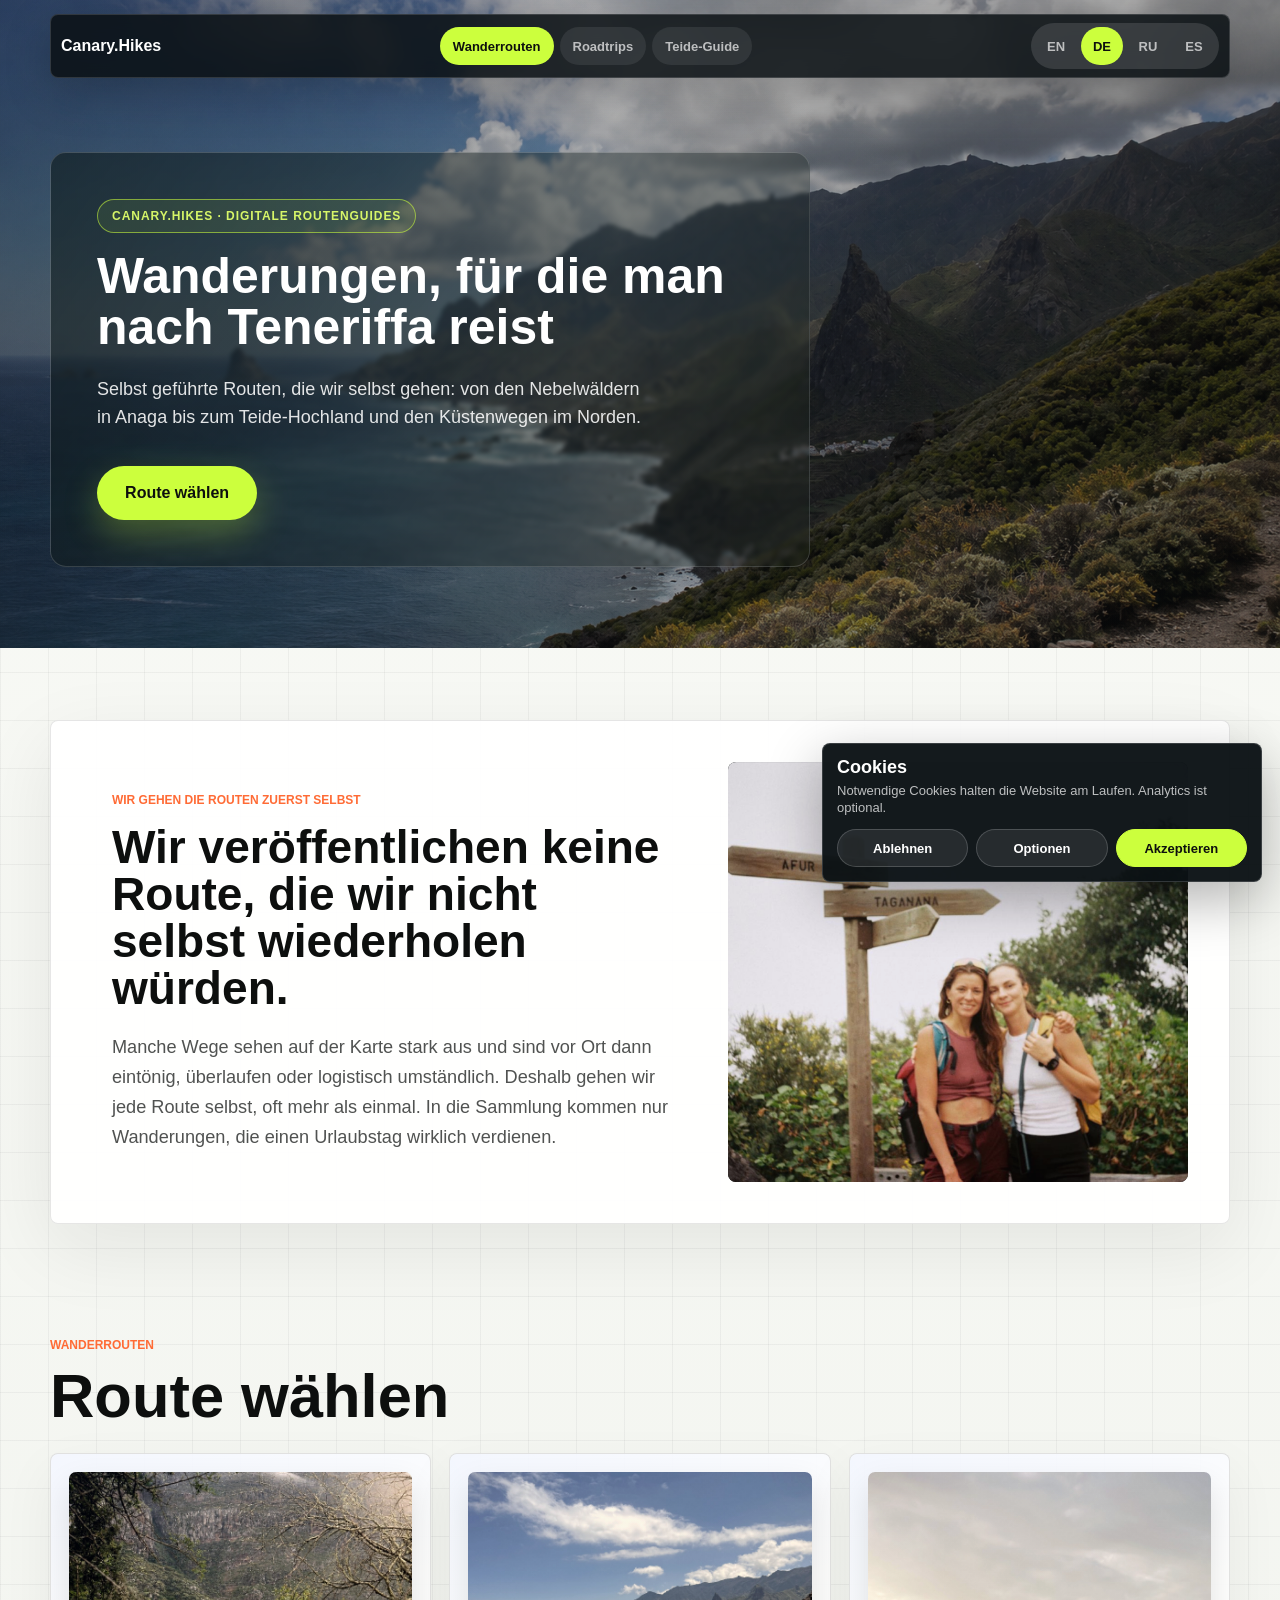
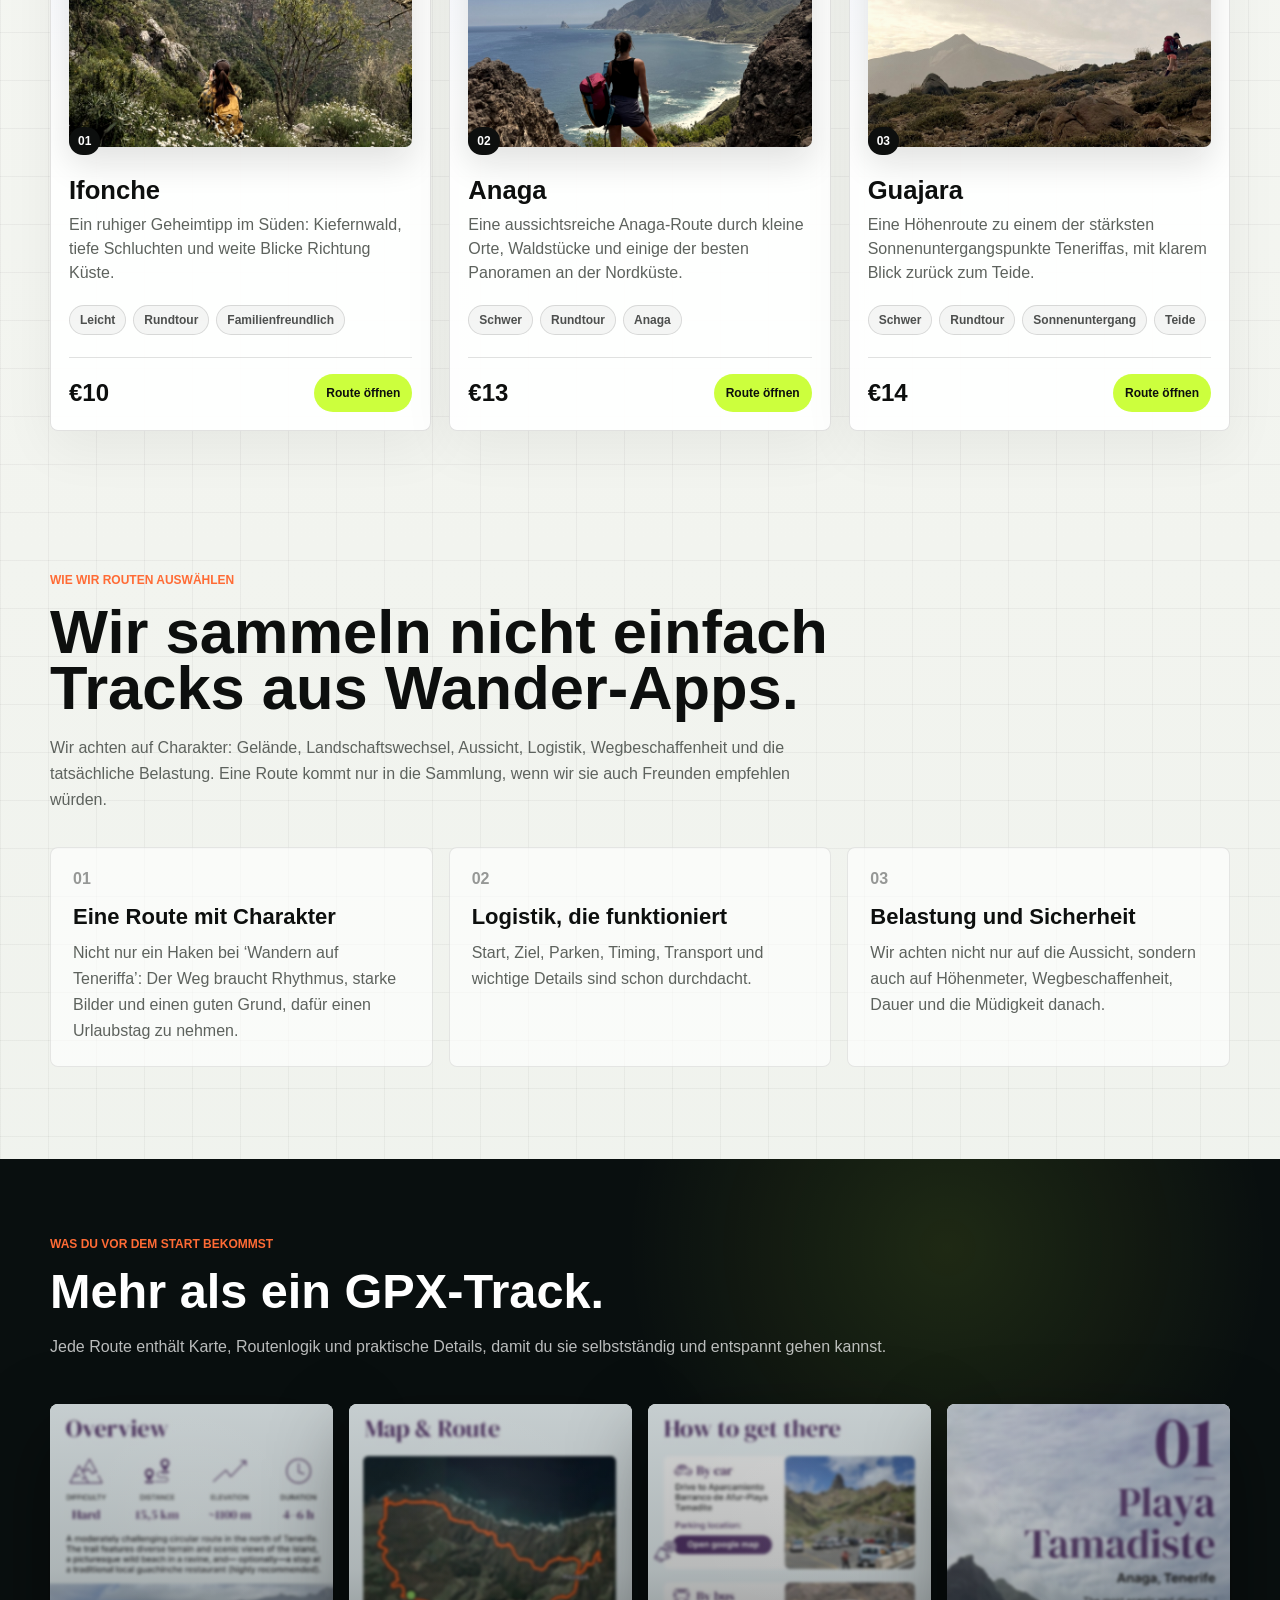
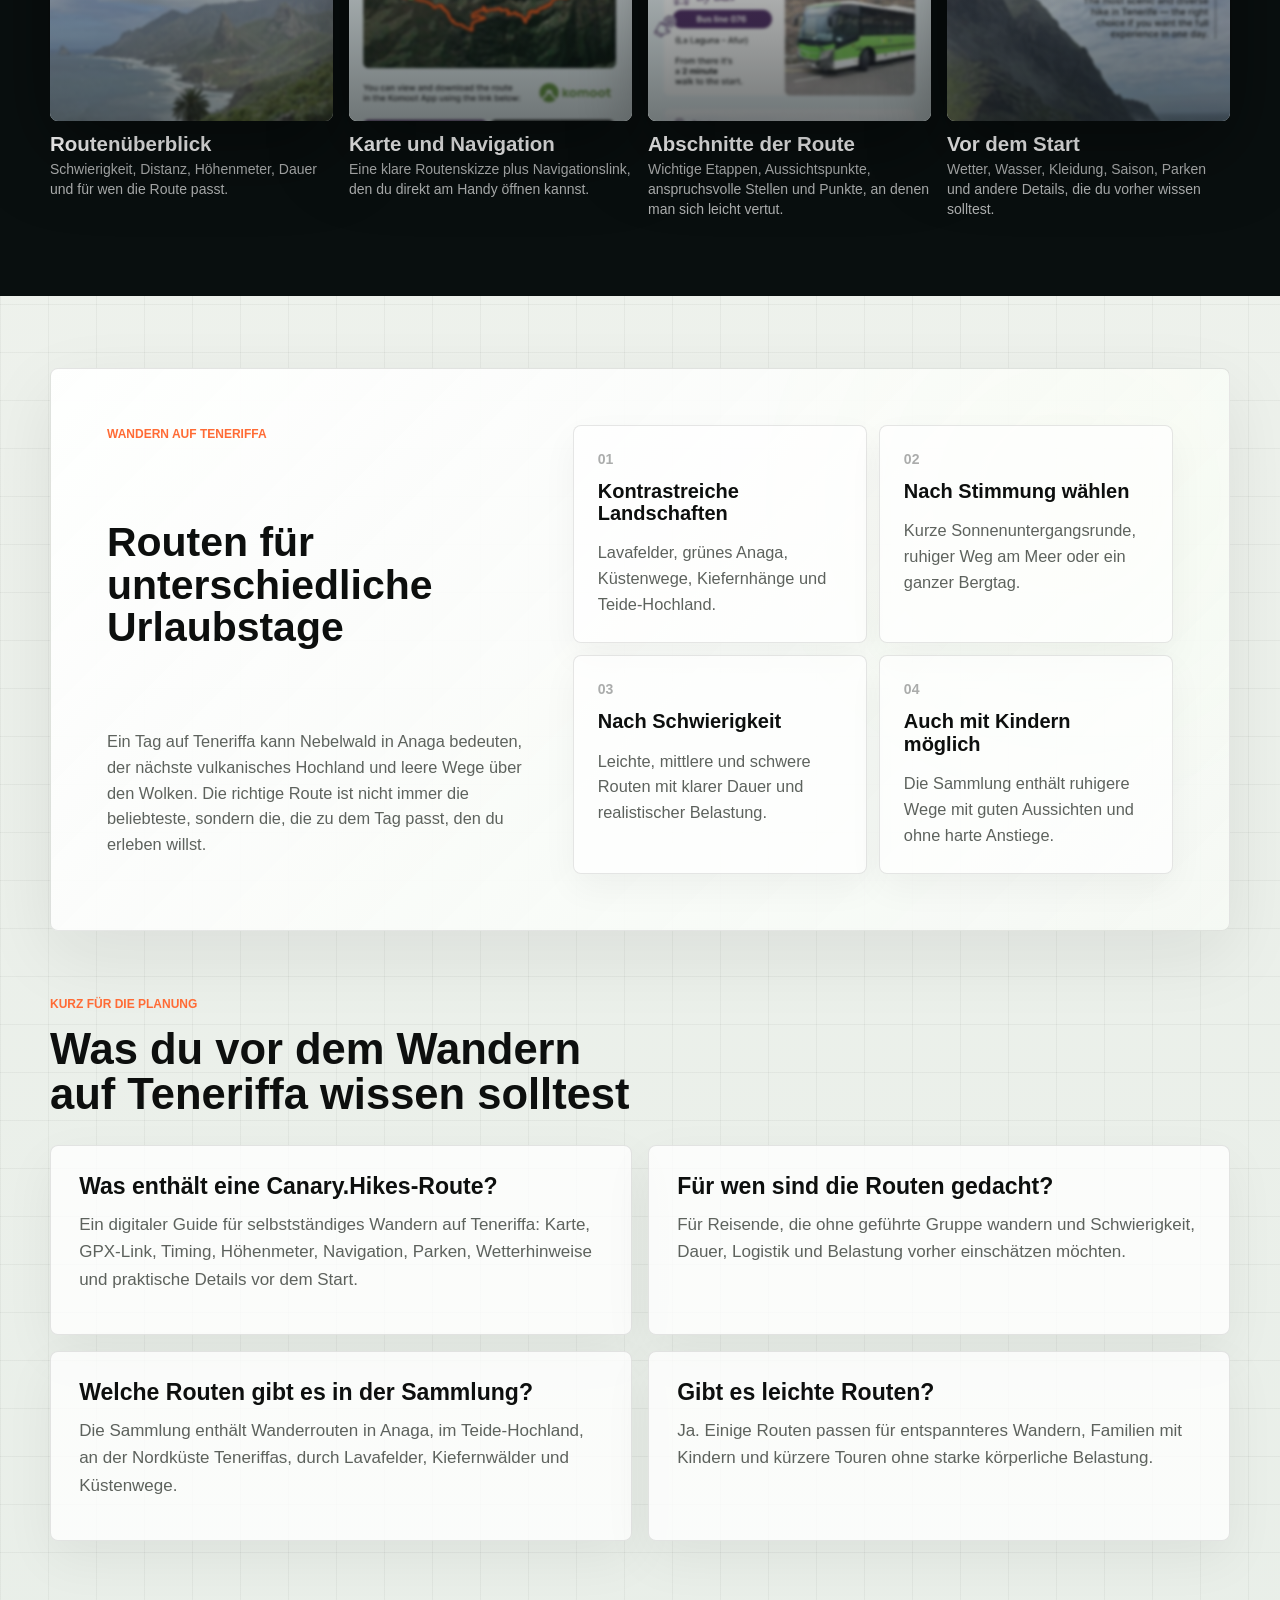
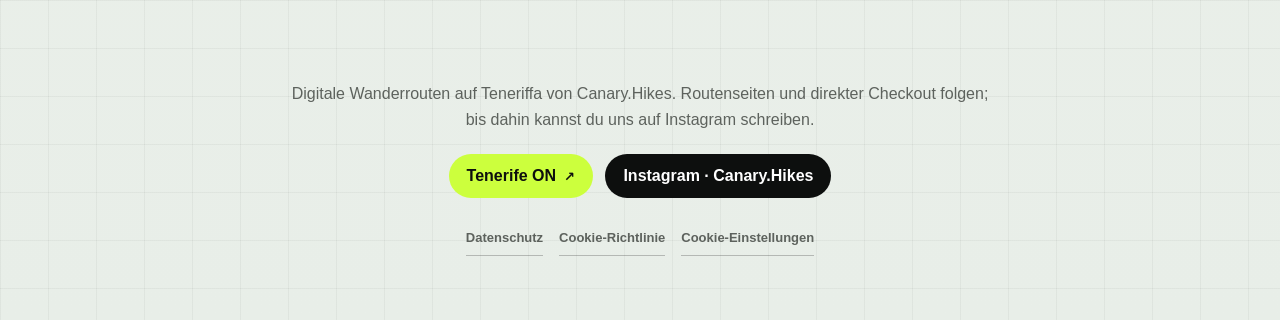
<file: de/hiking-routes/index.html>
<!doctype html>
<html lang="de">
  <head>
<!-- Google tag (gtag.js) -->
<script async src="https://www.googletagmanager.com/gtag/js?id=G-Z81YE5CEX2"></script>
<script>
  window.dataLayer = window.dataLayer || [];
  function gtag(){dataLayer.push(arguments);}
  gtag('consent', 'default', {
    analytics_storage: 'denied',
    ad_storage: 'denied',
    ad_user_data: 'denied',
    ad_personalization: 'denied'
  });
  gtag('js', new Date());
  gtag('config', 'G-Z81YE5CEX2');
</script>

    <meta charset="UTF-8" />
    <meta name="viewport" content="width=device-width, initial-scale=1.0" />
    <title>Wanderrouten auf Teneriffa ohne geführte Gruppe | Canary.Hikes</title>
    <meta name="description" content="Selbst geführte Wanderrouten auf Teneriffa mit Karte, GPX-Link, Timing, Höhenmetern, Schwierigkeit, Startpunkt, Parken und praktischen Hinweisen für Anaga, Teide und die Nordküste." />
    <meta property="og:title" content="Teneriffa-Wanderungen, für die sich ein Urlaubstag lohnt" />
    <meta property="og:description" content="Selbst geführte Wanderrouten auf Teneriffa: Anaga, Teide-Hochland und Nordküste mit Karte, GPX-Link, Timing, Schwierigkeit, Startpunkt und praktischen Hinweisen." />
    <meta property="og:type" content="website" />
    <meta name="keywords" content="Teneriffa Wanderrouten, Wandern Teneriffa ohne Guide, Tenerife hiking routes, Anaga Wanderung, Teide Wanderung, Ifonche Wanderung, Guajara Wanderung, GPX Teneriffa, beste Wanderungen Teneriffa, Canary.Hikes" />
    <meta name="robots" content="index, follow, max-image-preview:large" />
    <meta property="og:image" content="/assets/anaga-benijo-premium-panorama.png" />
    <link rel="canonical" href="https://www.canaryhikes.eu/de/hiking-routes/" />
    <link rel="alternate" hreflang="en" href="https://www.canaryhikes.eu/en/hiking-routes/" />
    <link rel="alternate" hreflang="de" href="https://www.canaryhikes.eu/de/hiking-routes/" />
    <link rel="alternate" hreflang="ru" href="https://www.canaryhikes.eu/ru/hiking-routes/" />
    <link rel="alternate" hreflang="es" href="https://www.canaryhikes.eu/es/hiking-routes/" />
    <link rel="alternate" hreflang="x-default" href="https://www.canaryhikes.eu/en/hiking-routes/" />
    <script type="application/ld+json" data-structured-data="hiking">
      {
      "@context": "https://schema.org",
      "@graph": [
            {
                  "@type": "WebPage",
                  "@id": "https://www.canaryhikes.eu/de/hiking-routes/#webpage",
                  "url": "https://www.canaryhikes.eu/de/hiking-routes/",
                  "name": "Wanderrouten auf Teneriffa ohne geführte Gruppe | Canary.Hikes",
                  "description": "Selbst geführte Wanderrouten auf Teneriffa mit Karte, GPX-Link, Timing, Höhenmetern, Schwierigkeit, Startpunkt, Parken und praktischen Hinweisen für Anaga, Teide und die Nordküste.",
                  "inLanguage": "de",
                  "isPartOf": {
                        "@type": "WebSite",
                        "name": "Canary.Hikes",
                        "url": "https://www.canaryhikes.eu"
                  },
                  "about": [
                        "Tenerife hiking routes",
                        "self-guided hiking",
                        "digital hiking guides",
                        "Anaga hiking",
                        "Teide hiking"
                  ]
            },
            {
                  "@type": "ItemList",
                  "@id": "https://www.canaryhikes.eu/de/hiking-routes/#route-guides",
                  "name": "Wanderungen, für die man nach Teneriffa reist",
                  "description": "Selbst geführte Routen, die wir selbst gehen: von den Nebelwäldern in Anaga bis zum Teide-Hochland und den Küstenwegen im Norden.",
                  "itemListElement": [
                        {
                              "@type": "ListItem",
                              "position": 1,
                              "item": {
                                    "@type": "Product",
                                    "name": "Ifonche",
                                    "description": "Ein ruhiger Geheimtipp im Süden: Kiefernwald, tiefe Schluchten und weite Blicke Richtung Küste.",
                                    "image": "https://www.canaryhikes.eu/assets/film/ifonche-route-card.jpg",
                                    "category": "Digital hiking route guide",
                                    "brand": {
                                          "@type": "Brand",
                                          "name": "Canary.Hikes"
                                    },
                                    "additionalProperty": [
                                          {
                                                "@type": "PropertyValue",
                                                "name": "Difficulty",
                                                "value": "Leicht"
                                          },
                                          {
                                                "@type": "PropertyValue",
                                                "name": "Estimated hiking time",
                                                "value": "2-3 Std."
                                          },
                                          {
                                                "@type": "PropertyValue",
                                                "name": "Route tag",
                                                "value": "Leicht"
                                          },
                                          {
                                                "@type": "PropertyValue",
                                                "name": "Route tag",
                                                "value": "Rundtour"
                                          },
                                          {
                                                "@type": "PropertyValue",
                                                "name": "Route tag",
                                                "value": "Familienfreundlich"
                                          }
                                    ],
                                    "offers": {
                                          "@type": "Offer",
                                          "price": "10",
                                          "priceCurrency": "EUR",
                                          "availability": "https://schema.org/InStock",
                                          "url": "https://www.canaryhikes.eu/de/hiking-routes/#products"
                                    }
                              }
                        },
                        {
                              "@type": "ListItem",
                              "position": 2,
                              "item": {
                                    "@type": "Product",
                                    "name": "Anaga",
                                    "description": "Eine aussichtsreiche Anaga-Route durch kleine Orte, Waldstücke und einige der besten Panoramen an der Nordküste.",
                                    "image": "https://www.canaryhikes.eu/assets/film/anaga-route-card.jpg",
                                    "category": "Digital hiking route guide",
                                    "brand": {
                                          "@type": "Brand",
                                          "name": "Canary.Hikes"
                                    },
                                    "additionalProperty": [
                                          {
                                                "@type": "PropertyValue",
                                                "name": "Difficulty",
                                                "value": "Schwer"
                                          },
                                          {
                                                "@type": "PropertyValue",
                                                "name": "Estimated hiking time",
                                                "value": "5 Std."
                                          },
                                          {
                                                "@type": "PropertyValue",
                                                "name": "Route tag",
                                                "value": "Schwer"
                                          },
                                          {
                                                "@type": "PropertyValue",
                                                "name": "Route tag",
                                                "value": "Rundtour"
                                          },
                                          {
                                                "@type": "PropertyValue",
                                                "name": "Route tag",
                                                "value": "Anaga"
                                          }
                                    ],
                                    "offers": {
                                          "@type": "Offer",
                                          "price": "13",
                                          "priceCurrency": "EUR",
                                          "availability": "https://schema.org/InStock",
                                          "url": "https://www.canaryhikes.eu/de/hiking-routes/#products"
                                    }
                              }
                        },
                        {
                              "@type": "ListItem",
                              "position": 3,
                              "item": {
                                    "@type": "Product",
                                    "name": "Guajara",
                                    "description": "Eine Höhenroute zu einem der stärksten Sonnenuntergangspunkte Teneriffas, mit klarem Blick zurück zum Teide.",
                                    "image": "https://www.canaryhikes.eu/assets/film/guajara-route-card.jpg",
                                    "category": "Digital hiking route guide",
                                    "brand": {
                                          "@type": "Brand",
                                          "name": "Canary.Hikes"
                                    },
                                    "additionalProperty": [
                                          {
                                                "@type": "PropertyValue",
                                                "name": "Difficulty",
                                                "value": "Schwer"
                                          },
                                          {
                                                "@type": "PropertyValue",
                                                "name": "Estimated hiking time",
                                                "value": "5 Std."
                                          },
                                          {
                                                "@type": "PropertyValue",
                                                "name": "Route tag",
                                                "value": "Schwer"
                                          },
                                          {
                                                "@type": "PropertyValue",
                                                "name": "Route tag",
                                                "value": "Rundtour"
                                          },
                                          {
                                                "@type": "PropertyValue",
                                                "name": "Route tag",
                                                "value": "Sonnenuntergang"
                                          },
                                          {
                                                "@type": "PropertyValue",
                                                "name": "Route tag",
                                                "value": "Teide"
                                          }
                                    ],
                                    "offers": {
                                          "@type": "Offer",
                                          "price": "14",
                                          "priceCurrency": "EUR",
                                          "availability": "https://schema.org/InStock",
                                          "url": "https://www.canaryhikes.eu/de/hiking-routes/#products"
                                    }
                              }
                        }
                  ]
            },
            {
                  "@type": "FAQPage",
                  "@id": "https://www.canaryhikes.eu/de/hiking-routes/#faq",
                  "mainEntity": [
                        {
                              "@type": "Question",
                              "name": "Was enthält eine Canary.Hikes-Route?",
                              "acceptedAnswer": {
                                    "@type": "Answer",
                                    "text": "Ein digitaler Guide für selbstständiges Wandern auf Teneriffa: Karte, GPX-Link, Timing, Höhenmeter, Navigation, Parken, Wetterhinweise und praktische Details vor dem Start."
                              }
                        },
                        {
                              "@type": "Question",
                              "name": "Für wen sind die Routen gedacht?",
                              "acceptedAnswer": {
                                    "@type": "Answer",
                                    "text": "Für Reisende, die ohne geführte Gruppe wandern und Schwierigkeit, Dauer, Logistik und Belastung vorher einschätzen möchten."
                              }
                        },
                        {
                              "@type": "Question",
                              "name": "Welche Routen gibt es in der Sammlung?",
                              "acceptedAnswer": {
                                    "@type": "Answer",
                                    "text": "Die Sammlung enthält Wanderrouten in Anaga, im Teide-Hochland, an der Nordküste Teneriffas, durch Lavafelder, Kiefernwälder und Küstenwege."
                              }
                        },
                        {
                              "@type": "Question",
                              "name": "Gibt es leichte Routen?",
                              "acceptedAnswer": {
                                    "@type": "Answer",
                                    "text": "Ja. Einige Routen passen für entspannteres Wandern, Familien mit Kindern und kürzere Touren ohne starke körperliche Belastung."
                              }
                        }
                  ]
            }
      ]
}
    </script>
    <link rel="stylesheet" href="/styles.css?v=90" />
  </head>
  <body>
    <header class="topbar">
      <a class="brand" href="/de/teide-guide/" aria-label="Canary.Hikes home"><span>Canary.Hikes</span></a>
      <button class="menu-toggle" type="button" aria-expanded="false" aria-label="Open menu">☰</button>
      <nav class="nav" aria-label="Main navigation">
        <a href="/de/hiking-routes/" class="active" data-page-link="hiking" data-i18n="siteNav.hiking">Wanderrouten</a>
        <a href="/de/road-trips/" data-page-link="road" data-i18n="siteNav.road">Roadtrips</a>
        <a href="/de/teide-guide/" data-page-link="teide" data-i18n="siteNav.teide">Teide-Guide</a>
      </nav>
      <div class="lang-switch" aria-label="Language selector">
        <a data-lang="en" href="/en/hiking-routes/">EN</a>
        <a class="active" data-lang="de" href="/de/hiking-routes/">DE</a>
        <a data-lang="ru" href="/ru/hiking-routes/">RU</a>
        <a data-lang="es" href="/es/hiking-routes/">ES</a>
      </div>
    </header>

    <main id="top" class="shop-page">
      <section class="shop-hero shop-hero-hiking">
        <img src="/assets/anaga-benijo-premium-panorama.png" alt="Panorama von Anaga und der Benijo-Küste auf Teneriffa" />
        <div class="hero-shade"></div>
        <div class="shop-hero-content">
          <p class="eyebrow">Canary.Hikes · digitale Routenguides</p>
          <h1>Wanderungen, für die man nach Teneriffa reist</h1>
          <p class="hero-copy">Selbst geführte Routen, die wir selbst gehen: von den Nebelwäldern in Anaga bis zum Teide-Hochland und den Küstenwegen im Norden.</p>
          <div class="hero-actions"><a class="primary-btn" href="#products">Route wählen</a></div>
        </div>
      </section>

      <section class="shop-about">
        <div class="shop-about-copy">
          <p class="eyebrow">Wir gehen die Routen zuerst selbst</p>
          <h2>Wir veröffentlichen keine Route, die wir nicht selbst wiederholen würden.</h2>
          <p>Manche Wege sehen auf der Karte stark aus und sind vor Ort dann eintönig, überlaufen oder logistisch umständlich. Deshalb gehen wir jede Route selbst, oft mehr als einmal. In die Sammlung kommen nur Wanderungen, die einen Urlaubstag wirklich verdienen.</p>
        </div>
        <figure class="shop-about-photo"><img src="/assets/film/anaga-sign-friends.jpg" alt="Canary.Hikes an den Wegweisern nach Afur und Taganana in Anaga" loading="lazy" /></figure>
      </section>

      <section id="products" class="shop-section section-pad">
        <div class="section-head"><p class="eyebrow">Wanderrouten</p><h2>Route wählen</h2></div>
        <div class="product-grid">
          <article class="product-card">
            <img class="product-image" src="/assets/film/ifonche-route-card.jpg" alt="Ifonche" loading="lazy" />
            <span class="product-index">01</span>
            <h3>Ifonche</h3>
            <p>Ein ruhiger Geheimtipp im Süden: Kiefernwald, tiefe Schluchten und weite Blicke Richtung Küste.</p>
            <div class="product-tags"><span>Leicht</span><span>Rundtour</span><span>Familienfreundlich</span></div>
            <div class="product-buy"><strong>€10</strong><a href="https://www.instagram.com/Canary.Hikes" target="_blank" rel="noreferrer">Route öffnen</a></div>
          </article>
          <article class="product-card">
            <img class="product-image" src="/assets/film/anaga-route-card.jpg" alt="Anaga" loading="lazy" />
            <span class="product-index">02</span>
            <h3>Anaga</h3>
            <p>Eine aussichtsreiche Anaga-Route durch kleine Orte, Waldstücke und einige der besten Panoramen an der Nordküste.</p>
            <div class="product-tags"><span>Schwer</span><span>Rundtour</span><span>Anaga</span></div>
            <div class="product-buy"><strong>€13</strong><a href="https://www.instagram.com/Canary.Hikes" target="_blank" rel="noreferrer">Route öffnen</a></div>
          </article>
          <article class="product-card">
            <img class="product-image" src="/assets/film/guajara-route-card.jpg" alt="Guajara" loading="lazy" />
            <span class="product-index">03</span>
            <h3>Guajara</h3>
            <p>Eine Höhenroute zu einem der stärksten Sonnenuntergangspunkte Teneriffas, mit klarem Blick zurück zum Teide.</p>
            <div class="product-tags"><span>Schwer</span><span>Rundtour</span><span>Sonnenuntergang</span><span>Teide</span></div>
            <div class="product-buy"><strong>€14</strong><a href="https://www.instagram.com/Canary.Hikes" target="_blank" rel="noreferrer">Route öffnen</a></div>
          </article>
        </div>
      </section>

      <section id="why-these-hikes" class="shop-trust section-pad">
        <div class="section-head"><p class="eyebrow">Wie wir Routen auswählen</p><h2>Wir sammeln nicht einfach Tracks aus Wander-Apps.</h2><p>Wir achten auf Charakter: Gelände, Landschaftswechsel, Aussicht, Logistik, Wegbeschaffenheit und die tatsächliche Belastung. Eine Route kommt nur in die Sammlung, wenn wir sie auch Freunden empfehlen würden.</p></div>
        <div class="shop-trust-grid">
          <article class="shop-trust-card"><span>01</span><h3>Eine Route mit Charakter</h3><p>Nicht nur ein Haken bei ‘Wandern auf Teneriffa’: Der Weg braucht Rhythmus, starke Bilder und einen guten Grund, dafür einen Urlaubstag zu nehmen.</p></article>
          <article class="shop-trust-card"><span>02</span><h3>Logistik, die funktioniert</h3><p>Start, Ziel, Parken, Timing, Transport und wichtige Details sind schon durchdacht.</p></article>
          <article class="shop-trust-card"><span>03</span><h3>Belastung und Sicherheit</h3><p>Wir achten nicht nur auf die Aussicht, sondern auch auf Höhenmeter, Wegbeschaffenheit, Dauer und die Müdigkeit danach.</p></article>
        </div>
      </section>

      <section id="guide-preview" class="guide-preview">
        <div class="section-head"><p class="eyebrow">Was du vor dem Start bekommst</p><h2>Mehr als ein GPX-Track.</h2><p>Jede Route enthält Karte, Routenlogik und praktische Details, damit du sie selbstständig und entspannt gehen kannst.</p></div>
        <div class="guide-preview-grid">
          <article class="guide-preview-card">
            <div class="guide-preview-visual guide-preview-visual-overview has-image" aria-hidden="true"><img src="/assets/guide-preview/route-preview-2.jpg" alt="" loading="lazy" /><span class="preview-title"></span><span class="preview-line preview-line-wide"></span><span class="preview-line"></span><span class="preview-line preview-line-short"></span><span class="preview-map"></span><span class="preview-route"></span><span class="preview-dot preview-dot-one"></span><span class="preview-dot preview-dot-two"></span><span class="preview-dot preview-dot-three"></span></div>
            <h3>Routenüberblick</h3><p>Schwierigkeit, Distanz, Höhenmeter, Dauer und für wen die Route passt.</p>
          </article>
          <article class="guide-preview-card">
            <div class="guide-preview-visual guide-preview-visual-map has-image" aria-hidden="true"><img src="/assets/guide-preview/route-preview-3.jpg" alt="" loading="lazy" /><span class="preview-title"></span><span class="preview-line preview-line-wide"></span><span class="preview-line"></span><span class="preview-line preview-line-short"></span><span class="preview-map"></span><span class="preview-route"></span><span class="preview-dot preview-dot-one"></span><span class="preview-dot preview-dot-two"></span><span class="preview-dot preview-dot-three"></span></div>
            <h3>Karte und Navigation</h3><p>Eine klare Routenskizze plus Navigationslink, den du direkt am Handy öffnen kannst.</p>
          </article>
          <article class="guide-preview-card">
            <div class="guide-preview-visual guide-preview-visual-timeline has-image" aria-hidden="true"><img src="/assets/guide-preview/route-preview-4.jpg" alt="" loading="lazy" /><span class="preview-title"></span><span class="preview-line preview-line-wide"></span><span class="preview-line"></span><span class="preview-line preview-line-short"></span><span class="preview-map"></span><span class="preview-route"></span><span class="preview-dot preview-dot-one"></span><span class="preview-dot preview-dot-two"></span><span class="preview-dot preview-dot-three"></span></div>
            <h3>Abschnitte der Route</h3><p>Wichtige Etappen, Aussichtspunkte, anspruchsvolle Stellen und Punkte, an denen man sich leicht vertut.</p>
          </article>
          <article class="guide-preview-card">
            <div class="guide-preview-visual guide-preview-visual-checklist has-image" aria-hidden="true"><img src="/assets/guide-preview/route-preview-1.jpg" alt="" loading="lazy" /><span class="preview-title"></span><span class="preview-line preview-line-wide"></span><span class="preview-line"></span><span class="preview-line preview-line-short"></span><span class="preview-map"></span><span class="preview-route"></span><span class="preview-dot preview-dot-one"></span><span class="preview-dot preview-dot-two"></span><span class="preview-dot preview-dot-three"></span></div>
            <h3>Vor dem Start</h3><p>Wetter, Wasser, Kleidung, Saison, Parken und andere Details, die du vorher wissen solltest.</p>
          </article>
        </div>
      </section>

      <section id="hiking-tenerife" class="shop-finale section-pad">
        <p class="eyebrow">Wandern auf Teneriffa</p><h2>Routen für unterschiedliche Urlaubstage</h2><p>Ein Tag auf Teneriffa kann Nebelwald in Anaga bedeuten, der nächste vulkanisches Hochland und leere Wege über den Wolken. Die richtige Route ist nicht immer die beliebteste, sondern die, die zu dem Tag passt, den du erleben willst.</p>
        <div class="shop-finale-grid"><article><span>01</span><h3>Kontrastreiche Landschaften</h3><p>Lavafelder, grünes Anaga, Küstenwege, Kiefernhänge und Teide-Hochland.</p></article><article><span>02</span><h3>Nach Stimmung wählen</h3><p>Kurze Sonnenuntergangsrunde, ruhiger Weg am Meer oder ein ganzer Bergtag.</p></article><article><span>03</span><h3>Nach Schwierigkeit</h3><p>Leichte, mittlere und schwere Routen mit klarer Dauer und realistischer Belastung.</p></article><article><span>04</span><h3>Auch mit Kindern möglich</h3><p>Die Sammlung enthält ruhigere Wege mit guten Aussichten und ohne harte Anstiege.</p></article></div>
      </section>

      <section id="faq" class="shop-search-answers section-pad" aria-labelledby="shop-faq-title">
        <div class="section-head"><p class="eyebrow">Kurz für die Planung</p><h2 id="shop-faq-title">Was du vor dem Wandern auf Teneriffa wissen solltest</h2></div>
        <div class="shop-answer-grid"><article><h3>Was enthält eine Canary.Hikes-Route?</h3><p>Ein digitaler Guide für selbstständiges Wandern auf Teneriffa: Karte, GPX-Link, Timing, Höhenmeter, Navigation, Parken, Wetterhinweise und praktische Details vor dem Start.</p></article><article><h3>Für wen sind die Routen gedacht?</h3><p>Für Reisende, die ohne geführte Gruppe wandern und Schwierigkeit, Dauer, Logistik und Belastung vorher einschätzen möchten.</p></article><article><h3>Welche Routen gibt es in der Sammlung?</h3><p>Die Sammlung enthält Wanderrouten in Anaga, im Teide-Hochland, an der Nordküste Teneriffas, durch Lavafelder, Kiefernwälder und Küstenwege.</p></article><article><h3>Gibt es leichte Routen?</h3><p>Ja. Einige Routen passen für entspannteres Wandern, Familien mit Kindern und kürzere Touren ohne starke körperliche Belastung.</p></article></div>
      </section>
    </main>

    <footer>
      <p>Digitale Wanderrouten auf Teneriffa von Canary.Hikes. Routenseiten und direkter Checkout folgen; bis dahin kannst du uns auf Instagram schreiben.</p>
      <a class="footer-link" href="https://www.tenerifeon.es/" target="_blank" rel="noreferrer">Tenerife ON</a>
      <a class="instagram-link" href="https://www.instagram.com/Canary.Hikes" target="_blank" rel="noreferrer">Instagram · Canary.Hikes</a>
      <nav class="legal-links" aria-label="Rechtliche Links"><a href="/privacy-policy/" data-legal="privacy">Datenschutz</a><a href="/cookie-policy/" data-legal="cookies">Cookie-Richtlinie</a><button type="button" data-cookie-settings>Cookie-Einstellungen</button></nav>
    </footer>
    <script src="/app.js?v=90"></script>
  </body>
</html>
</file>
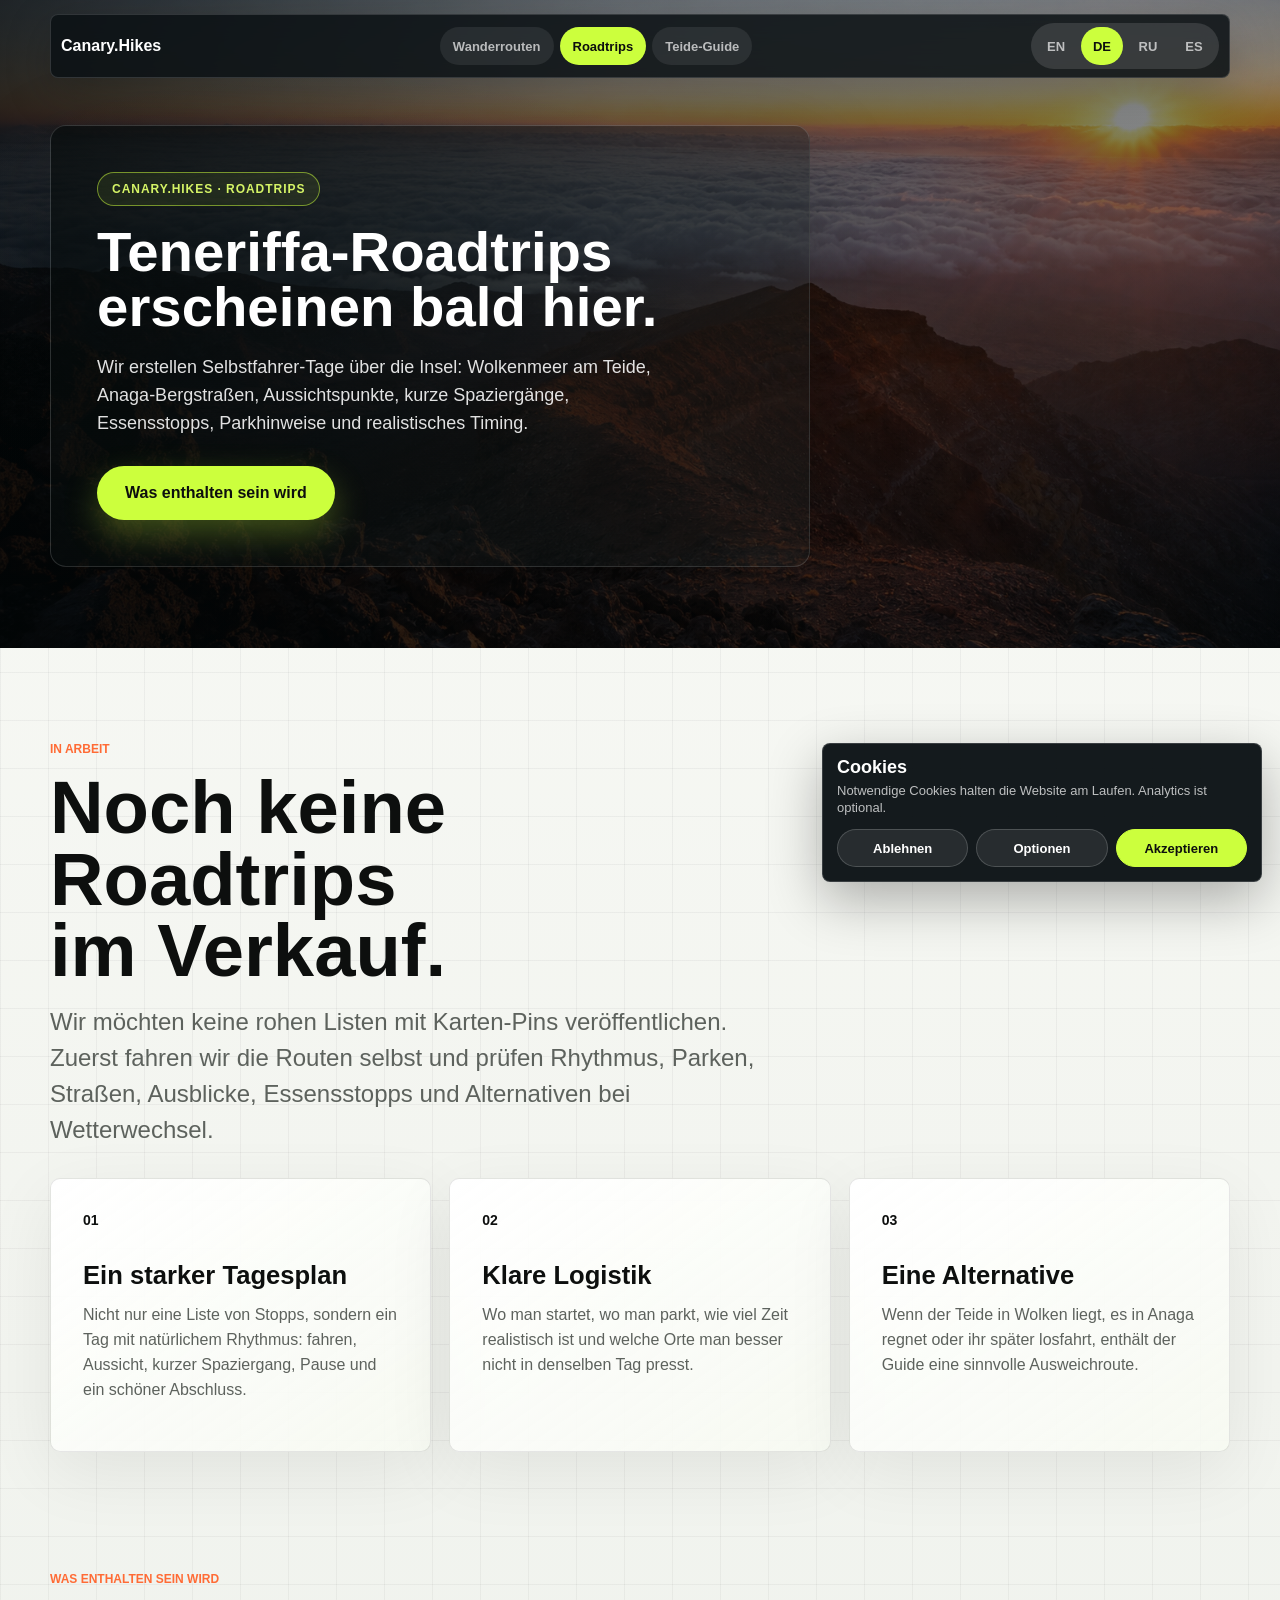
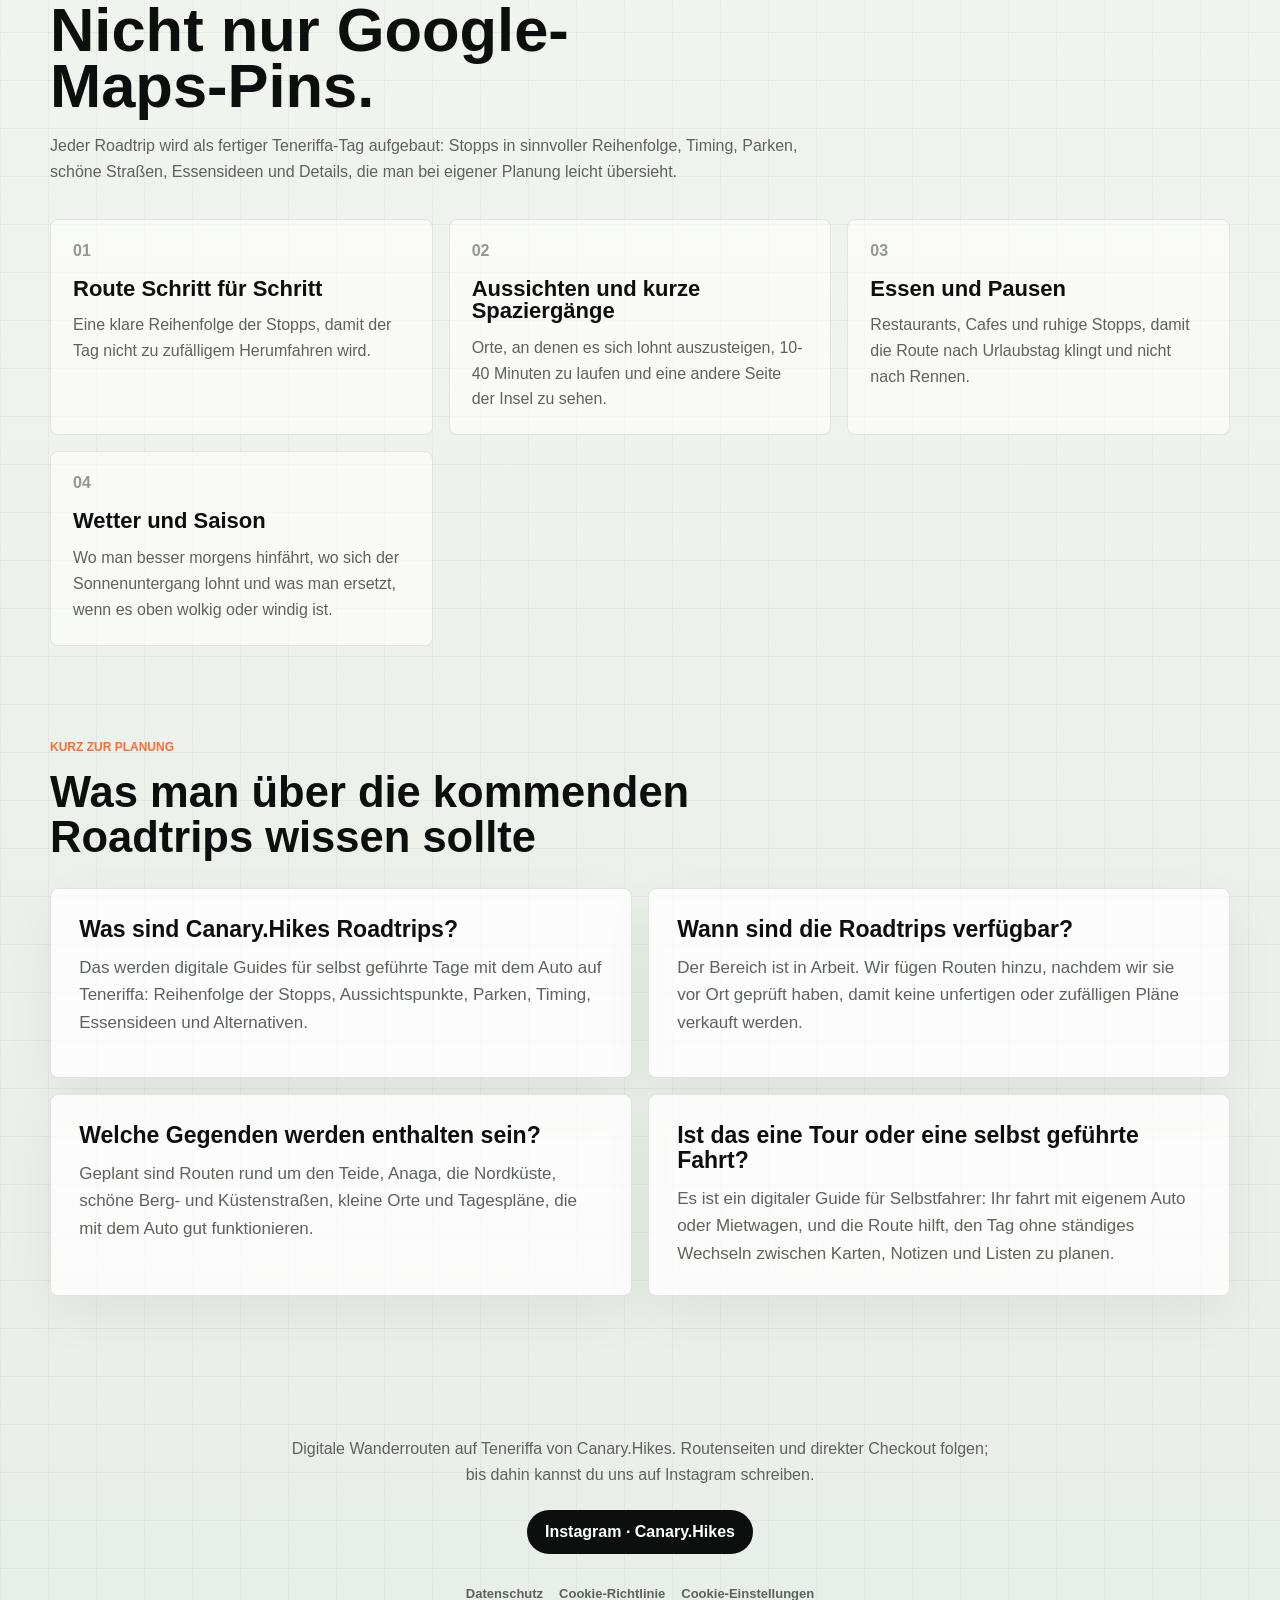
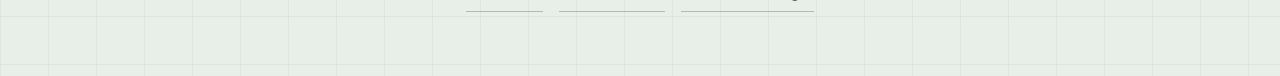
<file: de/road-trips/index.html>
<!doctype html>
<html lang="de">
  <head>
    <script async src="https://www.googletagmanager.com/gtag/js?id=G-Z81YE5CEX2"></script>
    <script>
      window.dataLayer = window.dataLayer || [];
      function gtag(){dataLayer.push(arguments);}
      gtag('consent', 'default', { analytics_storage: 'denied', ad_storage: 'denied', ad_user_data: 'denied', ad_personalization: 'denied' });
      gtag('js', new Date());
      gtag('config', 'G-Z81YE5CEX2');
    </script>
    <meta charset="UTF-8" />
    <meta name="viewport" content="width=device-width, initial-scale=1.0" />
    <title>Teneriffa-Roadtrips bald verfügbar | Canary.Hikes</title>
    <meta name="description" content="Selbstfahrer-Routen für Teneriffa kommen bald: Teide, Anaga, Küstenstraßen, Aussichtspunkte, Essensstopps, Parken und ein klarer Tagesplan." />
    <meta name="robots" content="index, follow, max-image-preview:large" />
    <meta name="keywords" content="Teneriffa Roadtrip, Teneriffa mit dem Auto, Selbstfahrer Route Teneriffa, Teide Roadtrip, Anaga Roadtrip, Aussichtspunkte Teneriffa, schoene Strassen Teneriffa, Canary.Hikes" />
    <meta property="og:title" content="Teneriffa-Roadtrips bald verfügbar | Canary.Hikes" />
    <meta property="og:description" content="Wir bereiten digitale Teneriffa-Roadtrip-Guides mit schönen Straßen, Stopps, Timing, Parkhinweisen und Alternativen vor." />
    <meta property="og:type" content="website" />
    <meta property="og:image" content="/assets/teide-sunrise.png" />
    <meta name="twitter:card" content="summary_large_image" />
    <link rel="canonical" href="https://www.canaryhikes.eu/de/road-trips/" />
    <link rel="alternate" hreflang="en" href="https://www.canaryhikes.eu/en/road-trips/" />
    <link rel="alternate" hreflang="de" href="https://www.canaryhikes.eu/de/road-trips/" />
    <link rel="alternate" hreflang="ru" href="https://www.canaryhikes.eu/ru/road-trips/" />
    <link rel="alternate" hreflang="es" href="https://www.canaryhikes.eu/es/road-trips/" />
    <link rel="alternate" hreflang="x-default" href="https://www.canaryhikes.eu/en/road-trips/" />
    <link rel="stylesheet" href="/styles.css?v=91" />
  </head>
  <body>
    <header class="topbar">
      <a class="brand" href="/de/hiking-routes/" aria-label="Canary.Hikes Startseite"><span>Canary.Hikes</span></a>
      <button class="menu-toggle" type="button" aria-expanded="false" aria-label="Menü öffnen">☰</button>
      <nav class="nav" aria-label="Hauptnavigation">
        <a href="/de/hiking-routes/" data-page-link="hiking">Wanderrouten</a>
        <a href="/de/road-trips/" data-page-link="road">Roadtrips</a>
        <a href="/de/teide-guide/" data-page-link="teide">Teide-Guide</a>
      </nav>
      <div class="lang-switch" aria-label="Sprache">
        <a data-lang="en" href="/en/road-trips/">EN</a>
        <a class="active" data-lang="de" href="/de/road-trips/">DE</a>
        <a data-lang="ru" href="/ru/road-trips/">RU</a>
        <a data-lang="es" href="/es/road-trips/">ES</a>
      </div>
    </header>
    <main id="top" class="shop-page">
      <section class="shop-hero shop-hero-road">
        <img src="/assets/teide-sunrise.png" alt="Sonnenaufgang über dem Wolkenmeer und dem vulkanischen Teide-Gebirge auf Teneriffa" />
        <div class="hero-shade"></div>
        <div class="shop-hero-content">
          <p class="eyebrow">Canary.Hikes · Roadtrips</p>
          <h1>Teneriffa-Roadtrips erscheinen bald hier.</h1>
          <p class="hero-copy">Wir erstellen Selbstfahrer-Tage über die Insel: Wolkenmeer am Teide, Anaga-Bergstraßen, Aussichtspunkte, kurze Spaziergänge, Essensstopps, Parkhinweise und realistisches Timing.</p>
          <div class="hero-actions"><a class="primary-btn" href="#products">Was enthalten sein wird</a></div>
        </div>
      </section>
      <section id="products" class="road-soon section-pad">
        <div class="section-head">
          <p class="eyebrow">In Arbeit</p>
          <h2>Noch keine Roadtrips im Verkauf.</h2>
          <p>Wir möchten keine rohen Listen mit Karten-Pins veröffentlichen. Zuerst fahren wir die Routen selbst und prüfen Rhythmus, Parken, Straßen, Ausblicke, Essensstopps und Alternativen bei Wetterwechsel.</p>
        </div>
        <div class="road-soon-grid">
          <article class="road-soon-card"><span>01</span><h3>Ein starker Tagesplan</h3><p>Nicht nur eine Liste von Stopps, sondern ein Tag mit natürlichem Rhythmus: fahren, Aussicht, kurzer Spaziergang, Pause und ein schöner Abschluss.</p></article>
          <article class="road-soon-card"><span>02</span><h3>Klare Logistik</h3><p>Wo man startet, wo man parkt, wie viel Zeit realistisch ist und welche Orte man besser nicht in denselben Tag presst.</p></article>
          <article class="road-soon-card"><span>03</span><h3>Eine Alternative</h3><p>Wenn der Teide in Wolken liegt, es in Anaga regnet oder ihr später losfahrt, enthält der Guide eine sinnvolle Ausweichroute.</p></article>
        </div>
      </section>
      <section id="why-these-hikes" class="shop-trust section-pad">
        <div class="section-head">
          <p class="eyebrow">Was enthalten sein wird</p>
          <h2>Nicht nur Google-Maps-Pins.</h2>
          <p>Jeder Roadtrip wird als fertiger Teneriffa-Tag aufgebaut: Stopps in sinnvoller Reihenfolge, Timing, Parken, schöne Straßen, Essensideen und Details, die man bei eigener Planung leicht übersieht.</p>
        </div>
      </section>
      <section id="faq" class="shop-search-answers section-pad" aria-labelledby="shop-faq-title">
        <div class="section-head"><p class="eyebrow">Kurz zur Planung</p><h2 id="shop-faq-title">Was man über die kommenden Roadtrips wissen sollte</h2></div>
      </section>
    </main>
    <footer>
      <p>Canary.Hikes bereitet digitale Routen für selbst geführte Roadtrips und Wanderungen auf Teneriffa vor.</p>
      <a class="instagram-link" href="https://www.instagram.com/Canary.Hikes" target="_blank" rel="noreferrer">Instagram · Canary.Hikes</a>
      <nav class="legal-links" aria-label="Rechtliche Links">
        <a href="/privacy-policy/">Datenschutz</a>
        <a href="/cookie-policy/">Cookie-Richtlinie</a>
        <button type="button" data-cookie-settings>Cookie-Einstellungen</button>
      </nav>
    </footer>
    <script src="/app.js?v=91"></script>
  </body>
</html>
</file>
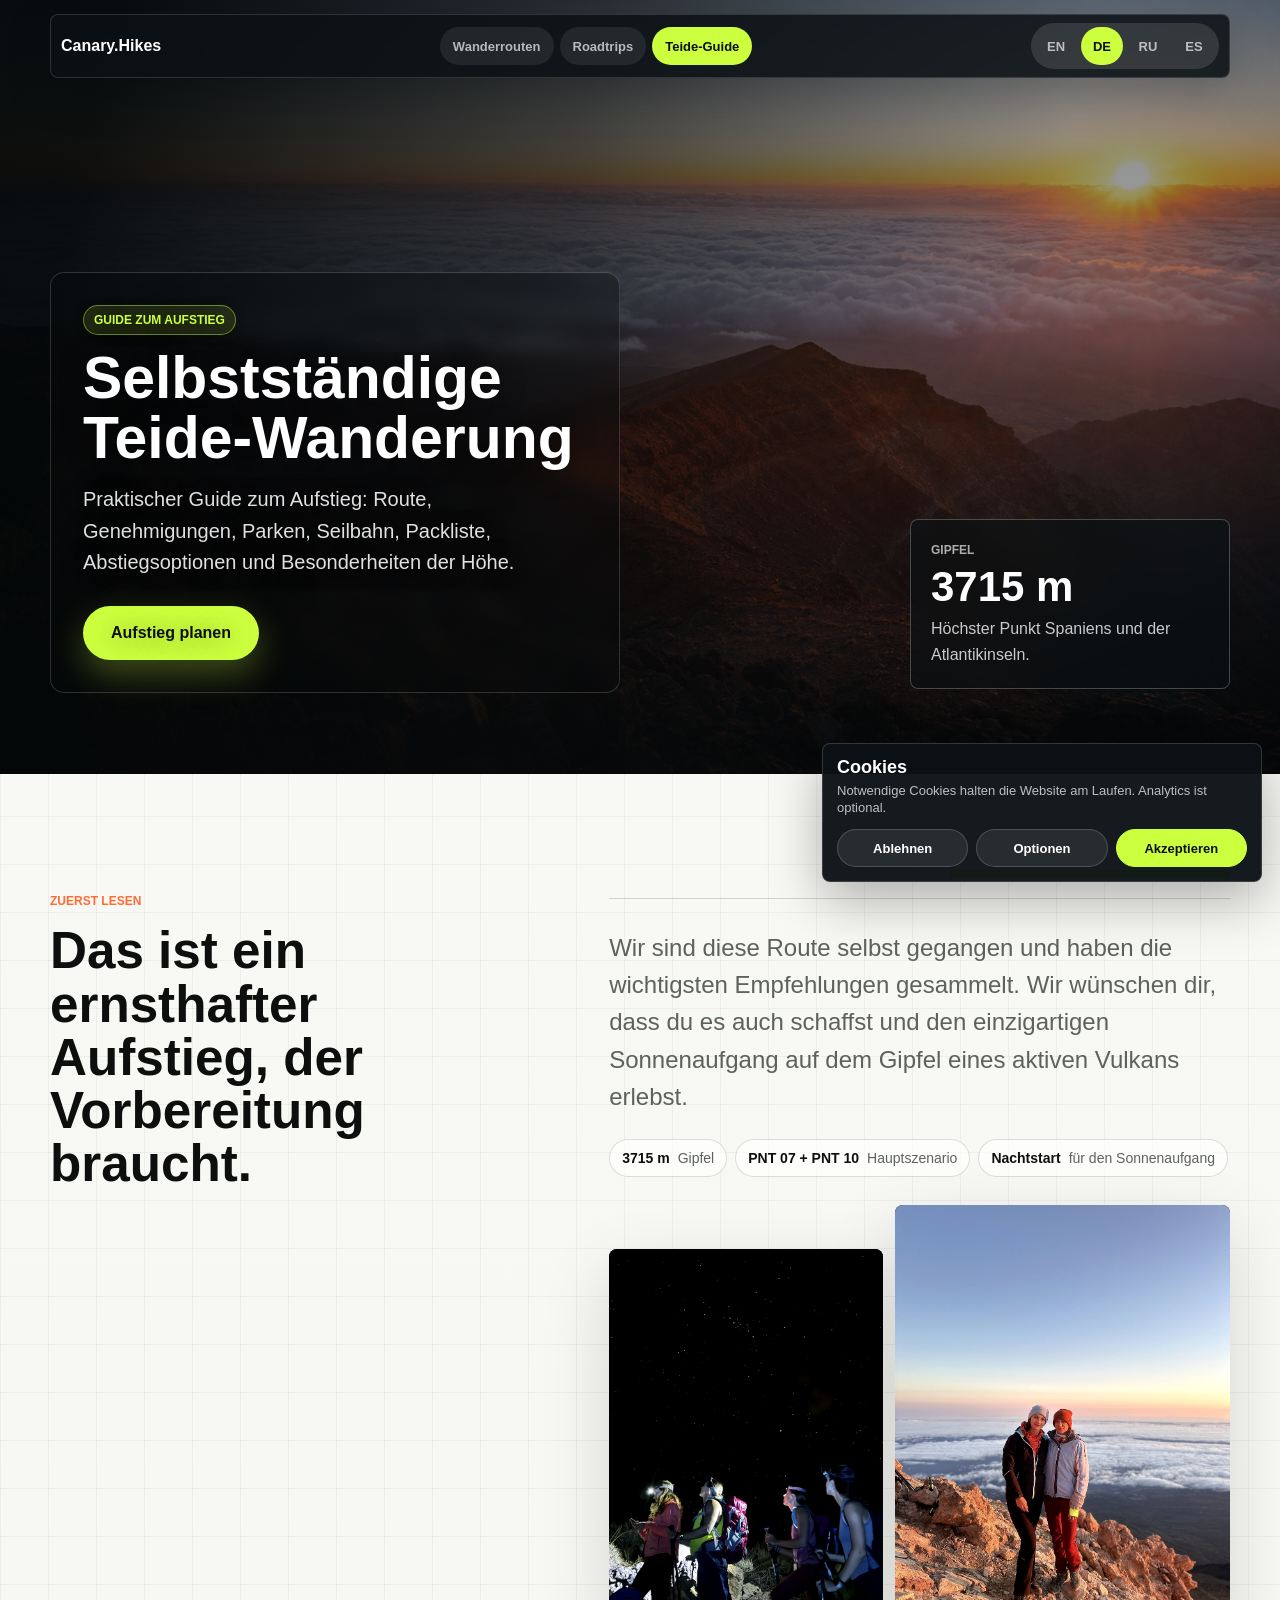
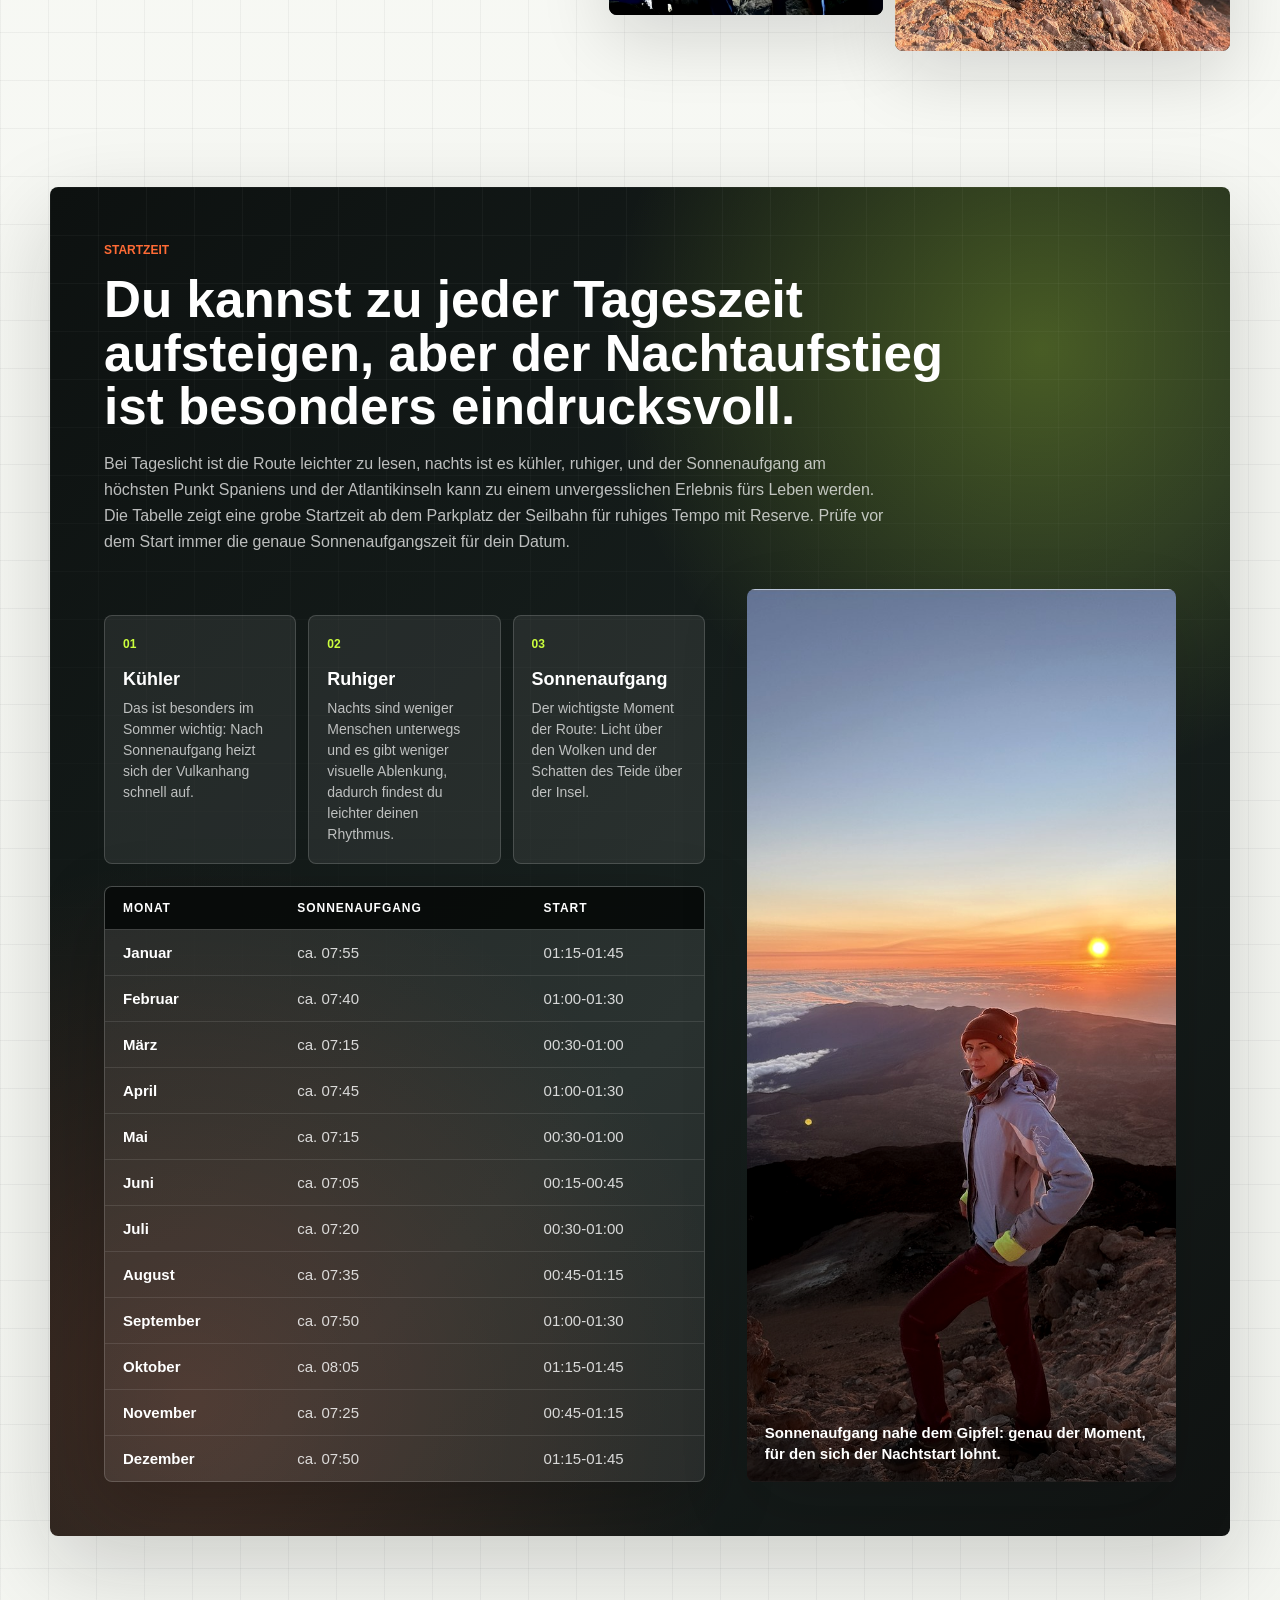
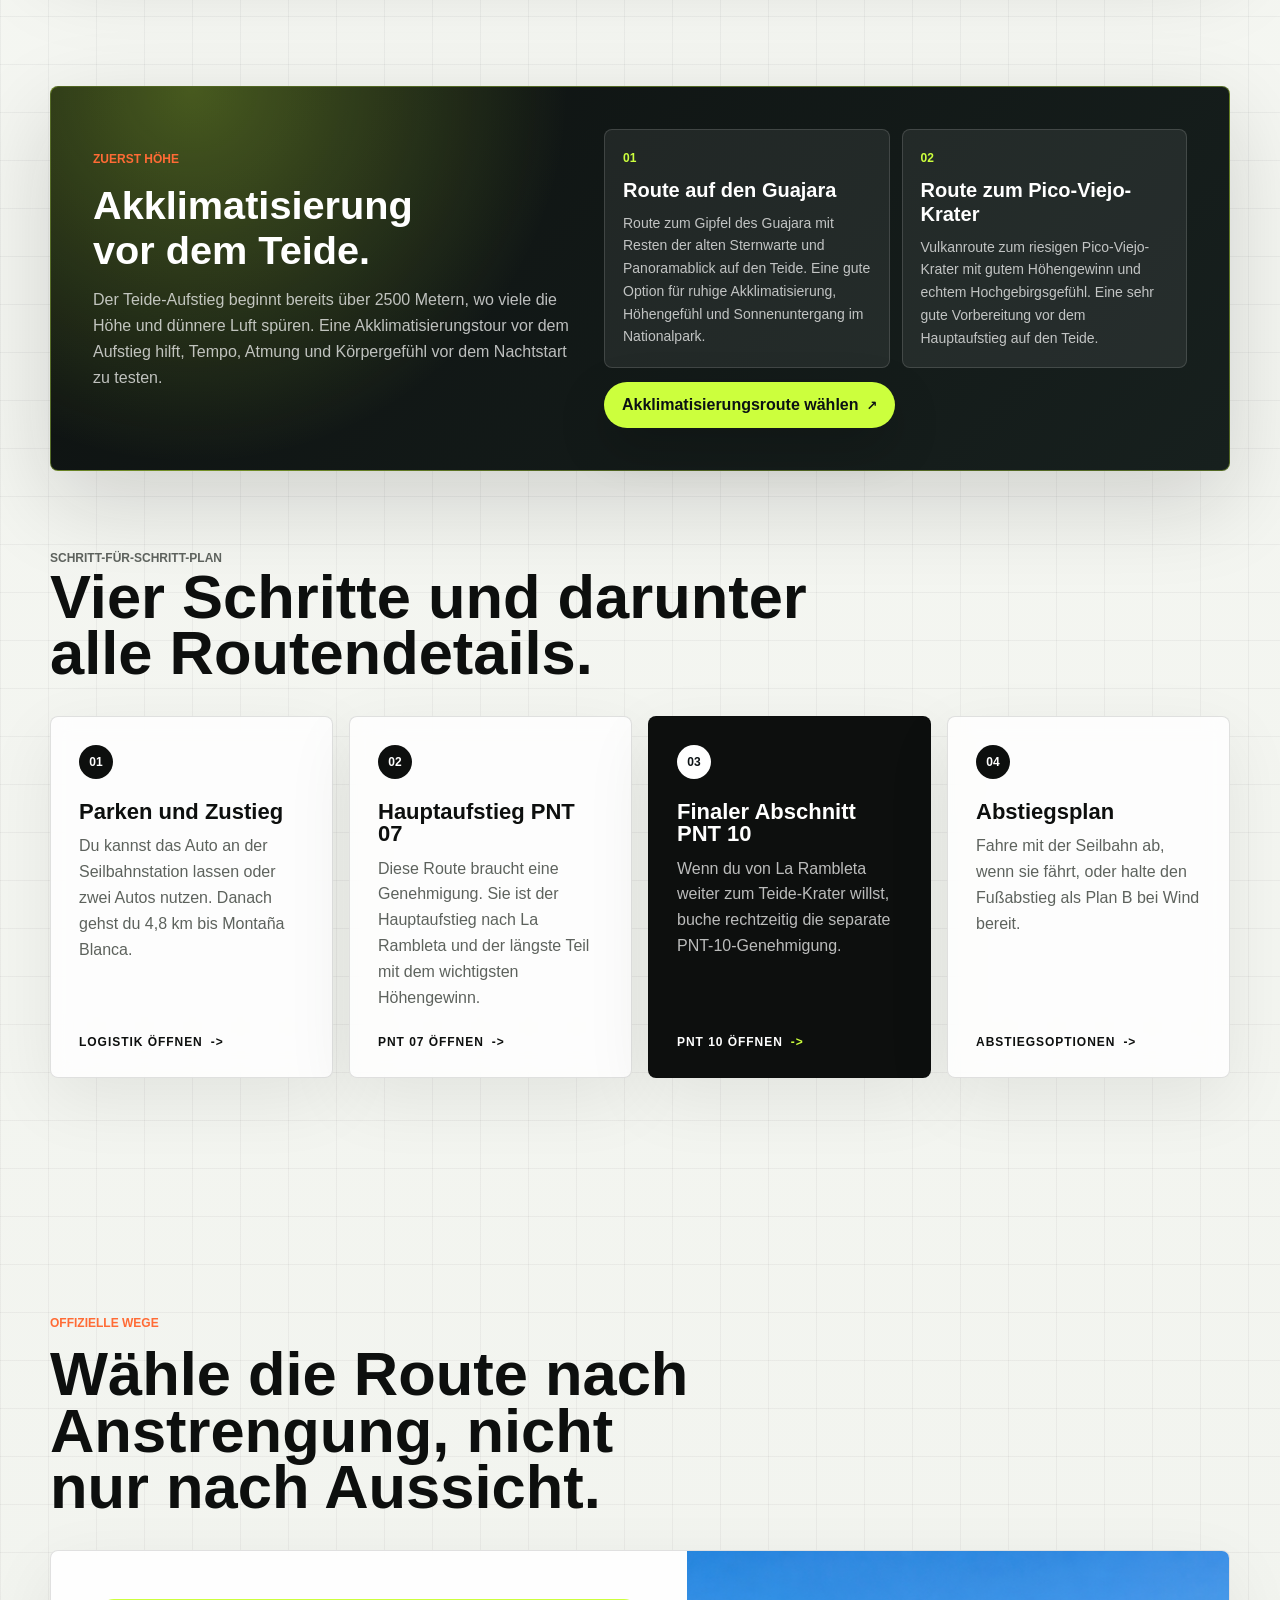
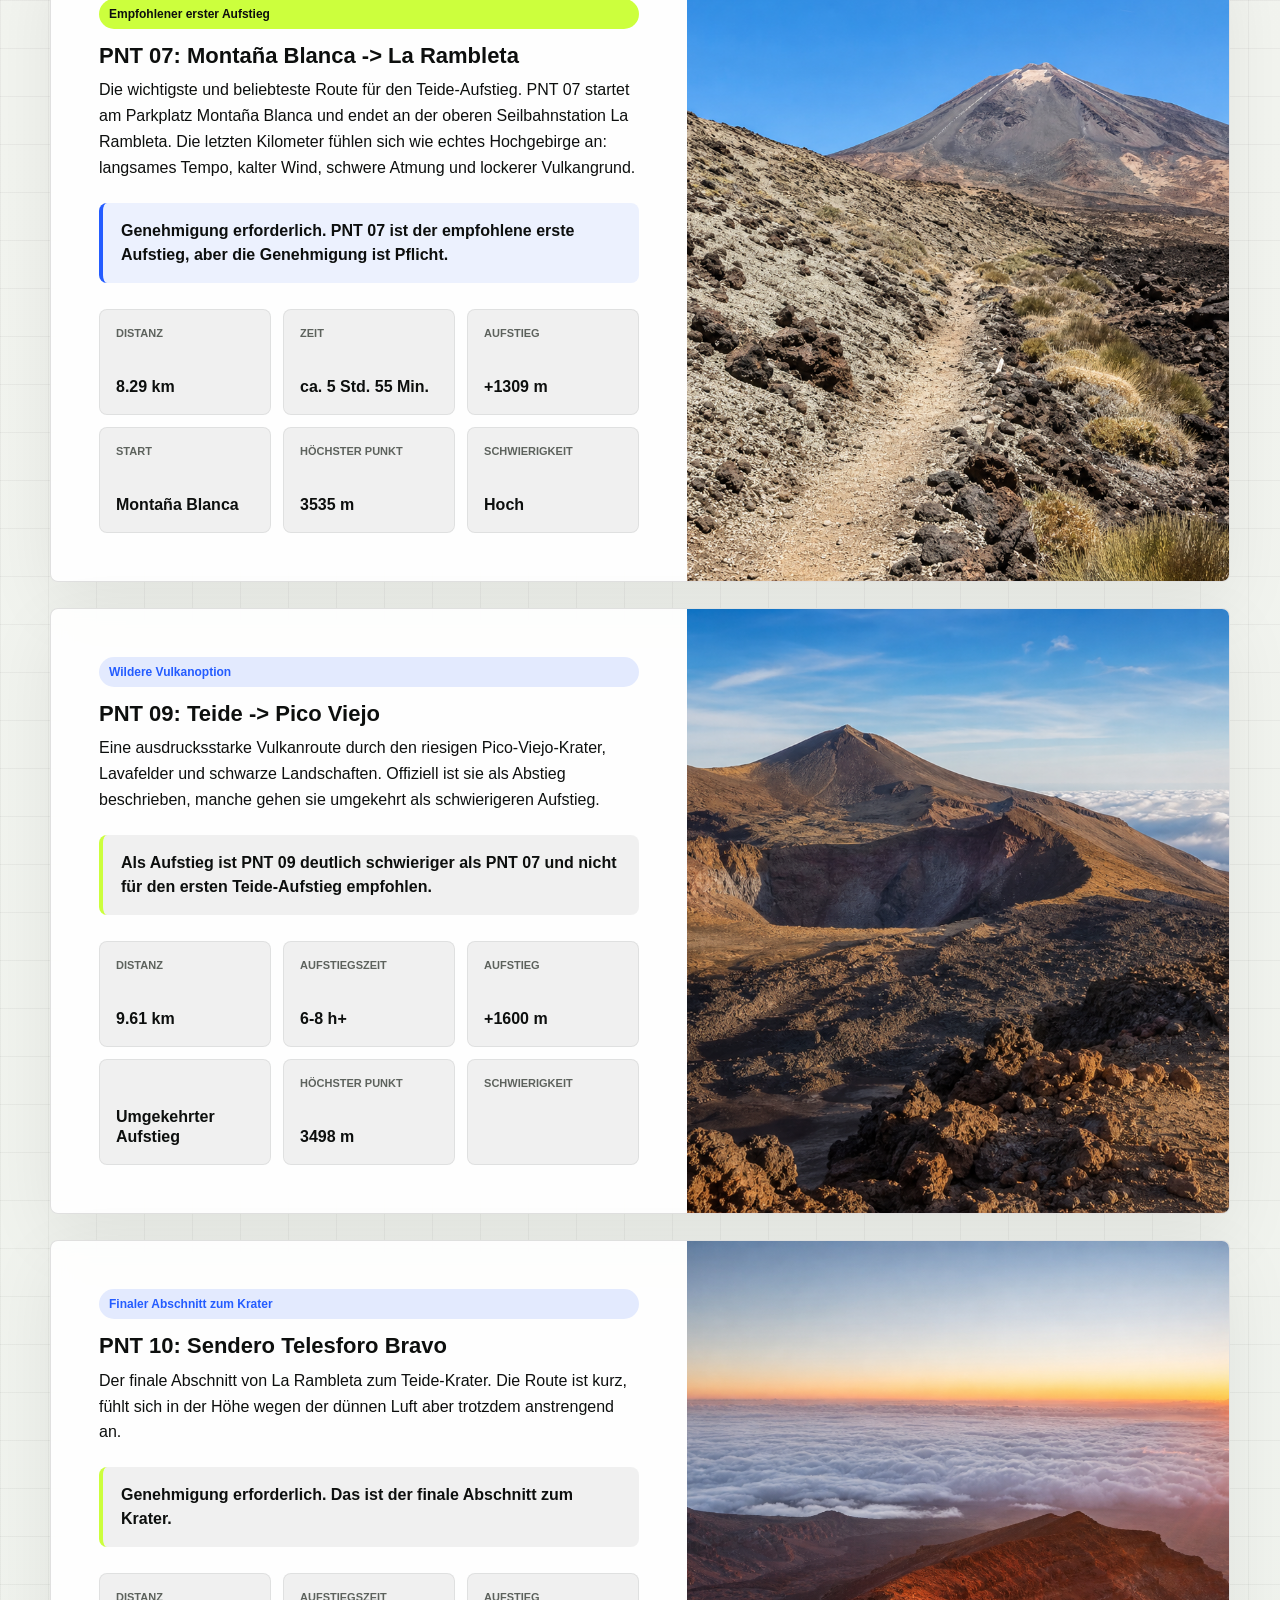
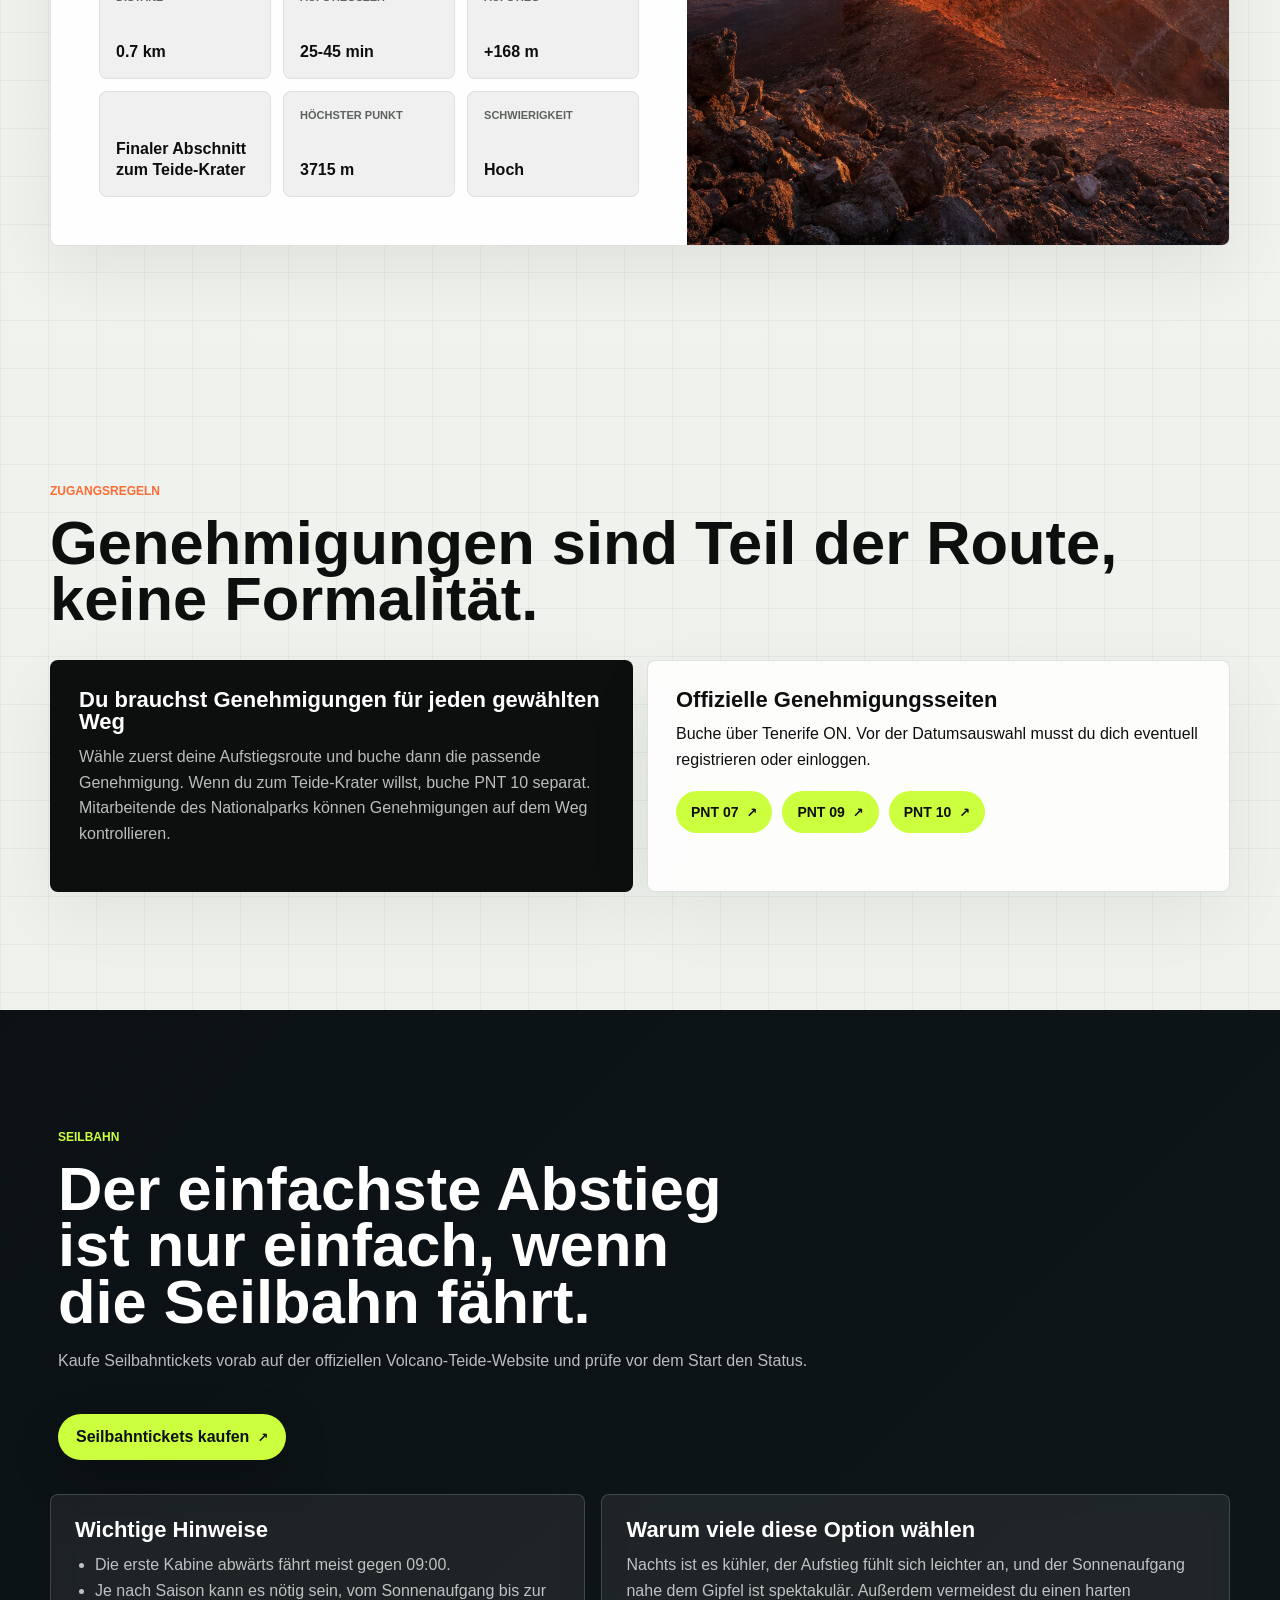
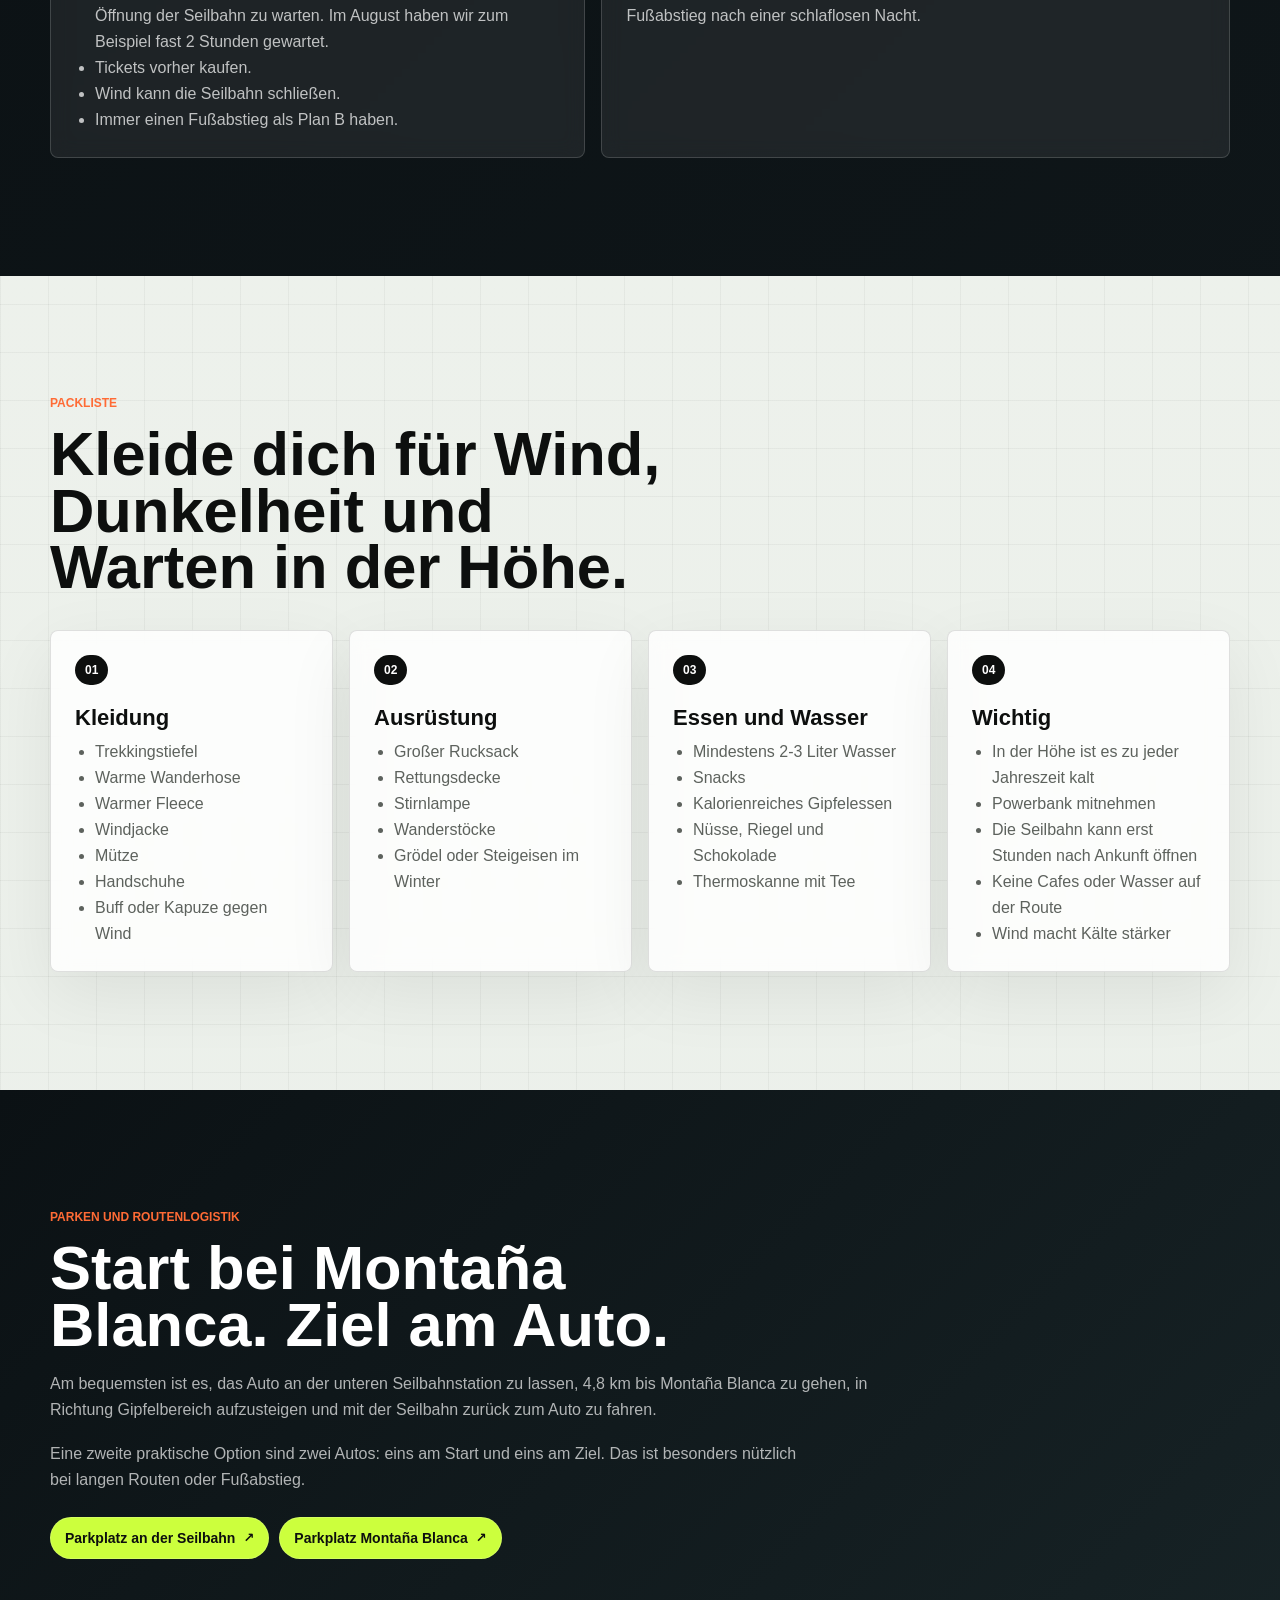
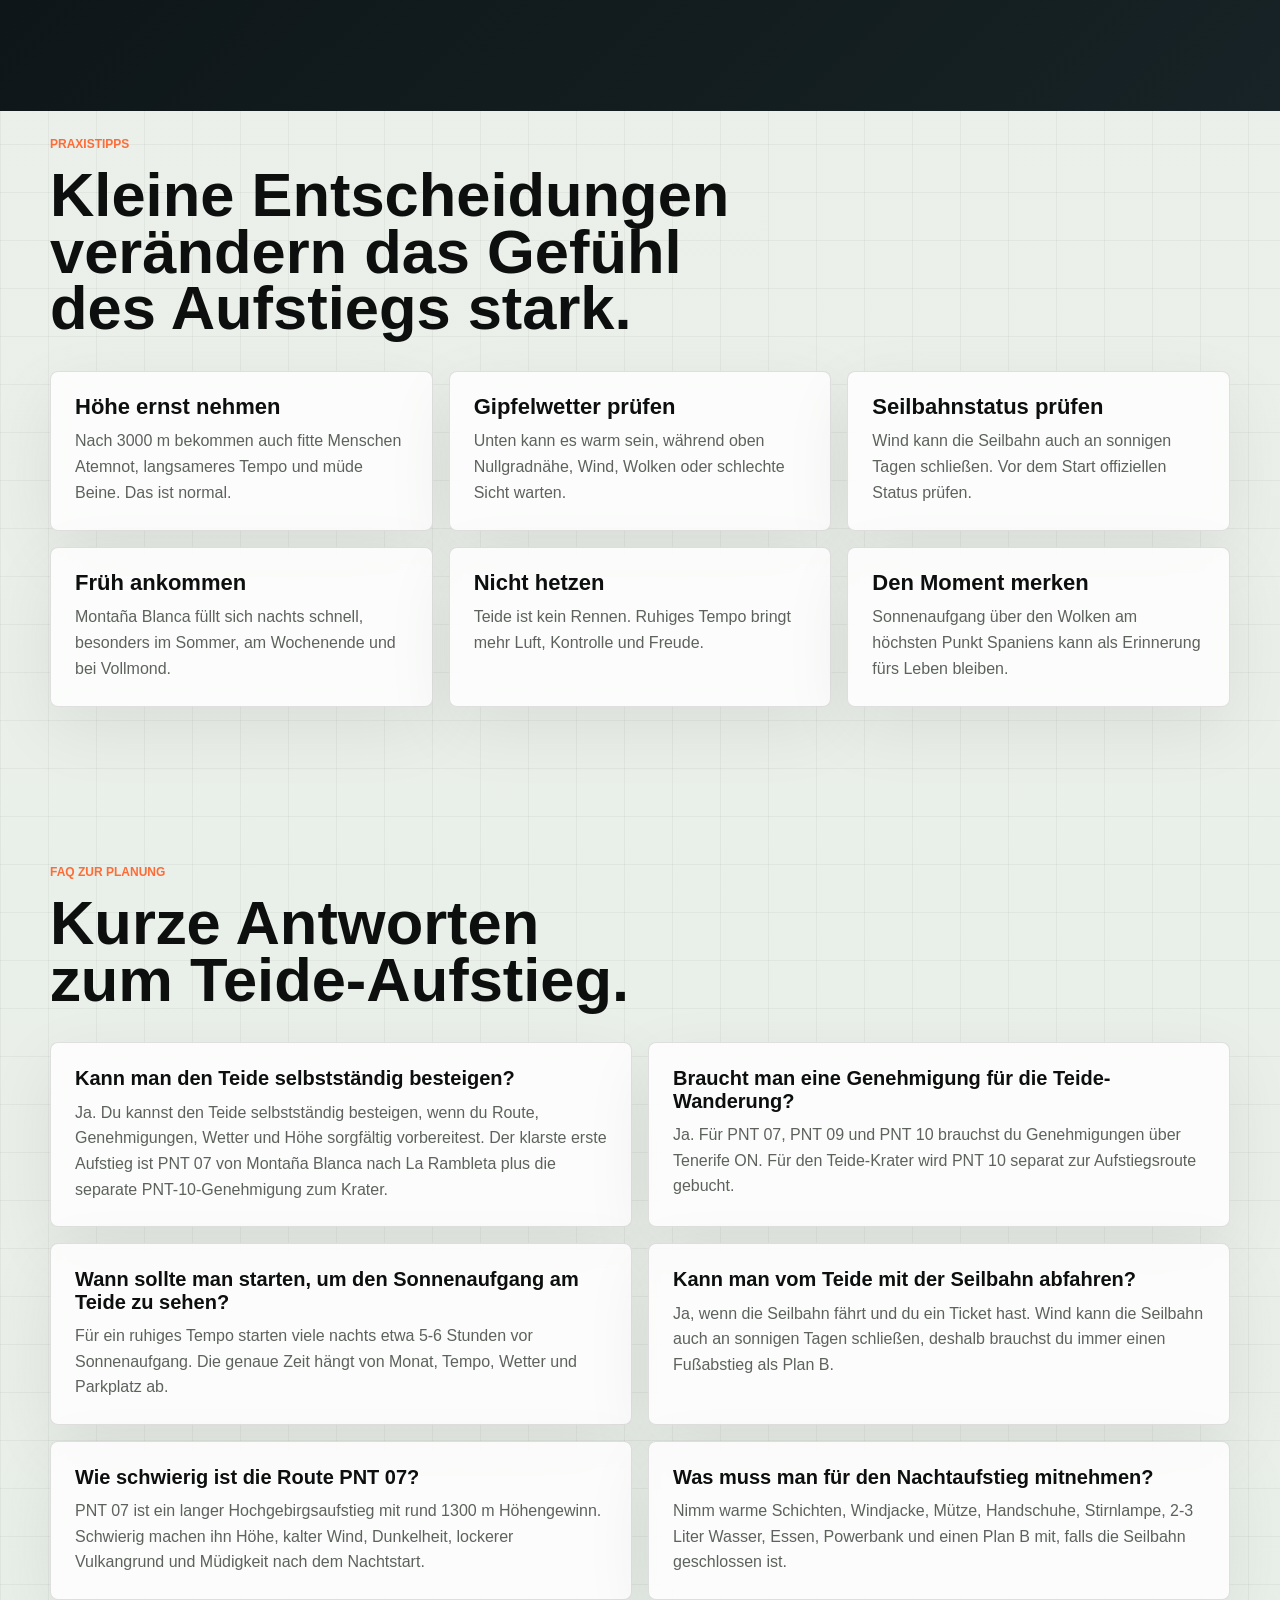
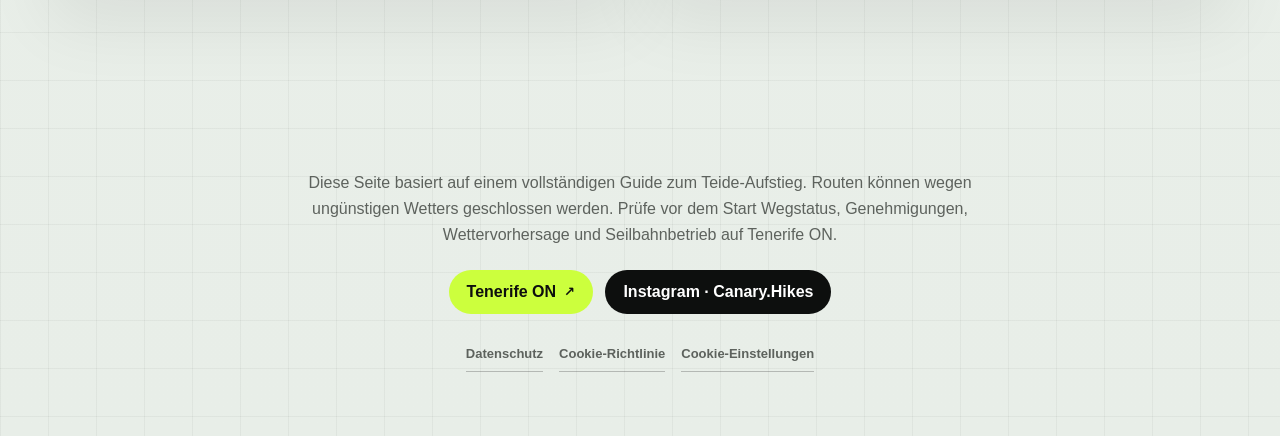
<file: de/teide-guide/index.html>
<!doctype html>
<html lang="de">
  <head>
<!-- Google tag (gtag.js) -->
<script async src="https://www.googletagmanager.com/gtag/js?id=G-Z81YE5CEX2"></script>
<script>
  window.dataLayer = window.dataLayer || [];
  function gtag(){dataLayer.push(arguments);}
  gtag('consent', 'default', {
    analytics_storage: 'denied',
    ad_storage: 'denied',
    ad_user_data: 'denied',
    ad_personalization: 'denied'
  });
  gtag('js', new Date());

  gtag('config', 'G-Z81YE5CEX2');
</script>

    <meta charset="UTF-8" />
    <meta name="viewport" content="width=device-width, initial-scale=1.0" />
    <title>Teide Wanderung: PNT 07, Genehmigung, Sonnenaufgang und Seilbahn | Canary.Hikes</title>
    <meta name="description" content="So planst du die Teide-Wanderung auf Teneriffa selbstständig: PNT 07 über Montaña Blanca, Genehmigungen für PNT 07 und PNT 10, Nachtstart zum Sonnenaufgang, Parken, Seilbahn, Packliste und Abstieg." />
    <meta name="robots" content="index, follow, max-image-preview:large" />
    <meta name="author" content="Canary.Hikes" />
    <meta property="og:title" content="Teide Wanderung: Route, Genehmigungen und Sonnenaufgang" />
    <meta property="og:description" content="Praktischer Guide für den Teide-Aufstieg: PNT 07, PNT 10, Tenerife-ON-Genehmigungen, Nachtstart, Parken, Seilbahn, Ausrüstung und Abstieg." />
    <meta property="og:type" content="article" />
    <meta property="og:url" content="https://www.canaryhikes.eu/de/teide-guide/" />
    <meta property="og:image" content="https://www.canaryhikes.eu/assets/teide-real-sunrise-portrait.jpg" />
    <meta property="og:image:alt" content="Sonnenaufgang über den Wolken beim Teide-Aufstieg auf Teneriffa" />
    <meta property="article:section" content="Wandern auf Teneriffa" />
    <meta property="article:tag" content="Teide Wanderung" />
    <meta property="article:tag" content="PNT 07 Route" />
    <meta property="article:tag" content="Teide Genehmigung" />
    <meta name="twitter:card" content="summary_large_image" />
    <meta name="twitter:title" content="Teide Wanderung: PNT 07, Genehmigung, Sonnenaufgang und Seilbahn | Canary.Hikes" />
    <meta name="twitter:description" content="Praktischer Guide für den Teide-Aufstieg: PNT 07, PNT 10, Tenerife-ON-Genehmigungen, Nachtstart, Parken, Seilbahn, Ausrüstung und Abstieg." />
    <meta name="twitter:image" content="https://www.canaryhikes.eu/assets/teide-real-sunrise-portrait.jpg" />
    <meta name="keywords" content="Teide Wanderung, Teide Besteigung selbstständig, PNT 07 Teide, PNT 10 Genehmigung, Montaña Blanca, La Rambleta, Teide Seilbahn, Teide Sonnenaufgang, Wandern Teneriffa" />
    <link rel="canonical" href="https://www.canaryhikes.eu/de/teide-guide/" />
    <link rel="alternate" hreflang="en" href="https://www.canaryhikes.eu/en/teide-guide/" />
    <link rel="alternate" hreflang="de" href="https://www.canaryhikes.eu/de/teide-guide/" />
    <link rel="alternate" hreflang="ru" href="https://www.canaryhikes.eu/ru/teide-guide/" />
    <link rel="alternate" hreflang="es" href="https://www.canaryhikes.eu/es/teide-guide/" />
    <link rel="alternate" hreflang="x-default" href="https://www.canaryhikes.eu/en/teide-guide/" />
    <link rel="stylesheet" href="/styles.css?v=90" />
    <script type="application/ld+json">
{
      "@context": "https://schema.org",
      "@graph": [
            {
                  "@type": "WebSite",
                  "@id": "https://www.canaryhikes.eu/#website",
                  "name": "Canary.Hikes",
                  "url": "https://www.canaryhikes.eu/",
                  "inLanguage": [
                        "ru",
                        "en",
                        "de",
                        "es"
                  ]
            },
            {
                  "@type": "BreadcrumbList",
                  "@id": "https://www.canaryhikes.eu/de/teide-guide/#breadcrumb",
                  "itemListElement": [
                        {
                              "@type": "ListItem",
                              "position": 1,
                              "name": "Canary.Hikes",
                              "item": "https://www.canaryhikes.eu/de/"
                        },
                        {
                              "@type": "ListItem",
                              "position": 2,
                              "name": "Teide-Guide",
                              "item": "https://www.canaryhikes.eu/de/teide-guide/"
                        }
                  ]
            },
            {
                  "@type": "Article",
                  "@id": "https://www.canaryhikes.eu/de/teide-guide/#article",
                  "headline": "Selbstständige Teide-Wanderung: PNT 07, Genehmigungen und Sonnenaufgang",
                  "description": "So planst du die Teide-Wanderung auf Teneriffa selbstständig: PNT 07 über Montaña Blanca, Genehmigungen für PNT 07 und PNT 10, Nachtstart zum Sonnenaufgang, Parken, Seilbahn, Packliste und Abstieg.",
                  "image": [
                        "https://www.canaryhikes.eu/assets/teide-real-sunrise-portrait.jpg",
                        "https://www.canaryhikes.eu/assets/teide-real-night.jpg",
                        "https://www.canaryhikes.eu/assets/teide-real-summit.jpg"
                  ],
                  "author": {
                        "@type": "Organization",
                        "name": "Canary.Hikes",
                        "url": "https://www.canaryhikes.eu/"
                  },
                  "publisher": {
                        "@type": "Organization",
                        "name": "Canary.Hikes"
                  },
                  "mainEntityOfPage": "https://www.canaryhikes.eu/de/teide-guide/",
                  "inLanguage": "de",
                  "about": [
                        "Teide Wanderung",
                        "PNT 07 Route",
                        "PNT 10 Genehmigung",
                        "Wandern auf Teneriffa",
                        "Teide Seilbahn"
                  ]
            },
            {
                  "@type": "HowTo",
                  "@id": "https://www.canaryhikes.eu/de/teide-guide/#howto",
                  "name": "So steigst du selbstständig auf den Teide",
                  "description": "Schritt-für-Schritt-Plan für den Teide-Aufstieg über PNT 07 und PNT 10 mit Parken, Genehmigungen, Nachtstart und Abstieg.",
                  "image": "https://www.canaryhikes.eu/assets/teide-real-sunrise-portrait.jpg",
                  "step": [
                        {
                              "@type": "HowToStep",
                              "name": "Parken und Startpunkt wählen",
                              "text": "Lass das Auto an der Seilbahnstation oder nutze zwei Autos. Von der unteren Seilbahnstation bis Montaña Blanca sind es etwa 4,8 km zu Fuß."
                        },
                        {
                              "@type": "HowToStep",
                              "name": "PNT-07-Genehmigung buchen",
                              "text": "PNT 07 ist die Hauptroute von Montaña Blanca nach La Rambleta. Dafür brauchst du vorab eine Genehmigung über Tenerife ON."
                        },
                        {
                              "@type": "HowToStep",
                              "name": "Separate PNT-10-Genehmigung zum Krater buchen",
                              "text": "Wenn du von La Rambleta weiter zum Teide-Krater willst, brauchst du eine separate Genehmigung für den Sendero Telesforo Bravo, PNT 10."
                        },
                        {
                              "@type": "HowToStep",
                              "name": "Nachtstart planen",
                              "text": "Für den Sonnenaufgang startest du nachts mit Zeitpuffer. Die genaue Startzeit hängt von Monat, Tempo, Wetter und Parkplatz ab."
                        },
                        {
                              "@type": "HowToStep",
                              "name": "Abstieg vorher planen",
                              "text": "Nach dem Sonnenaufgang kannst du mit der Seilbahn abfahren, wenn sie fährt und du ein Ticket hast. Wenn Wind die Seilbahn stoppt, brauchst du einen Fußabstieg als Plan B."
                        }
                  ]
            },
            {
                  "@type": "FAQPage",
                  "@id": "https://www.canaryhikes.eu/de/teide-guide/#faq",
                  "mainEntity": [
                        {
                              "@type": "Question",
                              "name": "Kann man den Teide selbstständig besteigen?",
                              "acceptedAnswer": {
                                    "@type": "Answer",
                                    "text": "Ja. Du kannst den Teide selbstständig besteigen, wenn du Route, Genehmigungen, Wetter und Höhe sorgfältig vorbereitest. Der klarste erste Aufstieg ist PNT 07 von Montaña Blanca nach La Rambleta plus die separate PNT-10-Genehmigung zum Krater."
                              }
                        },
                        {
                              "@type": "Question",
                              "name": "Braucht man eine Genehmigung für die Teide-Wanderung?",
                              "acceptedAnswer": {
                                    "@type": "Answer",
                                    "text": "Ja. Für PNT 07, PNT 09 und PNT 10 brauchst du Genehmigungen über Tenerife ON. Für den Teide-Krater wird PNT 10 separat zur Aufstiegsroute gebucht."
                              }
                        },
                        {
                              "@type": "Question",
                              "name": "Wann sollte man starten, um den Sonnenaufgang zu sehen?",
                              "acceptedAnswer": {
                                    "@type": "Answer",
                                    "text": "Für ein ruhiges Tempo starten viele nachts etwa 5-6 Stunden vor Sonnenaufgang. Die genaue Zeit hängt von Monat, Tempo, Wetter und Parkplatz ab."
                              }
                        },
                        {
                              "@type": "Question",
                              "name": "Kann man vom Teide mit der Seilbahn abfahren?",
                              "acceptedAnswer": {
                                    "@type": "Answer",
                                    "text": "Ja, wenn die Seilbahn fährt und du ein Ticket hast. Wind kann die Seilbahn auch an sonnigen Tagen schließen, deshalb brauchst du immer einen Fußabstieg als Plan B."
                              }
                        }
                  ]
            }
      ]
}
    </script>
  </head>
  <body>
    <header class="topbar">
      <a class="brand" href="/de/teide-guide/" aria-label="Canary.Hikes Startseite">
        <span>Canary.Hikes</span>
      </a>
      <button class="menu-toggle" type="button" aria-expanded="false" aria-label="Menü öffnen">☰</button>
      <nav class="nav" aria-label="Hauptnavigation">
        <a href="/de/hiking-routes/" data-page-link="hiking" data-i18n="siteNav.hiking">Wanderrouten</a>
        <a href="/de/road-trips/" data-page-link="road" data-i18n="siteNav.road">Roadtrips</a>
        <a href="/de/teide-guide/" data-page-link="teide" data-i18n="siteNav.teide">Teide-Guide</a>
      </nav>
      <div class="lang-switch" aria-label="Sprachauswahl">
        <a data-lang="en" href="?lang=en">EN</a>
        <a class="active" data-lang="de" href="?lang=de">DE</a>
        <a data-lang="ru" href="?lang=ru">RU</a>
        <a data-lang="es" href="?lang=es">ES</a>
      </div>
    </header>

    <main id="top">
      <section class="hero">
        <img src="/assets/teide-sunrise.png" alt="Sonnenaufgang über den Wolken auf der Teide-Wanderroute auf Teneriffa" data-i18n-alt="hero.imageAlt" />
        <div class="hero-shade"></div>
        <div class="hero-content">
          <p class="eyebrow" data-i18n="hero.eyebrow">GUIDE ZUM AUFSTIEG</p>
          <h1 data-i18n="hero.title">Selbstständige Teide-Wanderung</h1>
          <p class="hero-copy" data-i18n="hero.copy">Praktischer Guide zum Aufstieg: Route, Genehmigungen, Parken, Seilbahn, Packliste, Abstiegsoptionen und Besonderheiten der Höhe.</p>
          <div class="hero-actions">
            <a class="primary-btn" href="#routes" data-i18n="hero.cta">Aufstieg planen</a>
          </div>
        </div>
        <aside class="summit-panel" aria-label="Wichtige Gipfeldaten">
          <span data-i18n="hero.panelLabel">Gipfel</span>
          <strong>3715 m</strong>
          <p data-i18n="hero.panelText">Höchster Punkt Spaniens und der Atlantikinseln.</p>
        </aside>
      </section>

      <section class="intro section-pad">
        <div>
          <p class="eyebrow" data-i18n="intro.eyebrow">Zuerst lesen</p>
          <h2 data-i18n="intro.title">Das ist ein ernsthafter Aufstieg, der Vorbereitung braucht.</h2>
        </div>
        <div class="intro-note">
          <p data-i18n="intro.copy">Wir sind diese Route selbst gegangen und haben die wichtigsten Empfehlungen gesammelt. Wir wünschen dir, dass du es auch schaffst und den einzigartigen Sonnenaufgang auf dem Gipfel eines aktiven Vulkans erlebst.</p>
          <div class="intro-metrics" aria-label="Wichtige Routendaten">
            <span><strong>3715 m</strong> Gipfel</span>
            <span><strong>PNT 07 + PNT 10</strong> Hauptszenario</span>
            <span><strong>Nachtstart</strong> für den Sonnenaufgang</span>
          </div>
          <div class="intro-gallery" aria-label="Fotos vom Teide-Aufstieg">
            <figure>
              <img src="/assets/teide-real-night.jpg" alt="Nachtaufstieg am Teide unter dem Sternenhimmel" loading="lazy" />
            </figure>
            <figure>
              <img src="/assets/teide-real-summit.jpg" alt="Sonnenaufgang auf der Route zum Teide-Gipfel" loading="lazy" />
            </figure>
          </div>
        </div>
      </section>

      <section id="sunrise" class="sunrise-plan section-pad" aria-label="Startzeit am Teide">
        <div class="sunrise-panel">
          <div class="section-head">
            <p class="eyebrow">Startzeit</p>
            <h2>Du kannst zu jeder Tageszeit aufsteigen, aber der Nachtaufstieg ist besonders eindrucksvoll.</h2>
            <p>Bei Tageslicht ist die Route leichter zu lesen, nachts ist es kühler, ruhiger, und der Sonnenaufgang am höchsten Punkt Spaniens und der Atlantikinseln kann zu einem unvergesslichen Erlebnis fürs Leben werden. Die Tabelle zeigt eine grobe Startzeit ab dem Parkplatz der Seilbahn für ruhiges Tempo mit Reserve. Prüfe vor dem Start immer die genaue Sonnenaufgangszeit für dein Datum.</p>
          </div>
          <div class="sunrise-layout">
            <div>
              <div class="sunrise-highlights" aria-label="Warum nachts starten">
                <article><span>01</span><strong>Kühler</strong><p>Das ist besonders im Sommer wichtig: Nach Sonnenaufgang heizt sich der Vulkanhang schnell auf.</p></article>
                <article><span>02</span><strong>Ruhiger</strong><p>Nachts sind weniger Menschen unterwegs und es gibt weniger visuelle Ablenkung, dadurch findest du leichter deinen Rhythmus.</p></article>
                <article><span>03</span><strong>Sonnenaufgang</strong><p>Der wichtigste Moment der Route: Licht über den Wolken und der Schatten des Teide über der Insel.</p></article>
              </div>
              <div class="sunrise-table-wrap">
                <table class="sunrise-table">
                  <thead>
                    <tr>
                      <th>Monat</th>
                      <th>Sonnenaufgang</th>
                      <th>Start</th>
                    </tr>
                  </thead>
                  <tbody>
                    <tr><td>Januar</td><td>ca. 07:55</td><td>01:15-01:45</td></tr>
                    <tr><td>Februar</td><td>ca. 07:40</td><td>01:00-01:30</td></tr>
                    <tr><td>März</td><td>ca. 07:15</td><td>00:30-01:00</td></tr>
                    <tr><td>April</td><td>ca. 07:45</td><td>01:00-01:30</td></tr>
                    <tr><td>Mai</td><td>ca. 07:15</td><td>00:30-01:00</td></tr>
                    <tr><td>Juni</td><td>ca. 07:05</td><td>00:15-00:45</td></tr>
                    <tr><td>Juli</td><td>ca. 07:20</td><td>00:30-01:00</td></tr>
                    <tr><td>August</td><td>ca. 07:35</td><td>00:45-01:15</td></tr>
                    <tr><td>September</td><td>ca. 07:50</td><td>01:00-01:30</td></tr>
                    <tr><td>Oktober</td><td>ca. 08:05</td><td>01:15-01:45</td></tr>
                    <tr><td>November</td><td>ca. 07:25</td><td>00:45-01:15</td></tr>
                    <tr><td>Dezember</td><td>ca. 07:50</td><td>01:15-01:45</td></tr>
                  </tbody>
                </table>
              </div>
            </div>
            <figure class="sunrise-photo">
              <img src="/assets/teide-real-sunrise-portrait.jpg" alt="Sonnenaufgang über den Wolken beim Teide-Aufstieg" loading="lazy" />
              <figcaption>Sonnenaufgang nahe dem Gipfel: genau der Moment, für den sich der Nachtstart lohnt.</figcaption>
            </figure>
          </div>
        </div>
      </section>

      <section class="acclimatize section-pad">
        <div class="acclimatize-copy">
          <p class="eyebrow" data-i18n="acclimatize.eyebrow">Zuerst Höhe</p>
          <h2 data-i18n="acclimatize.title">Akklimatisierung vor dem Teide.</h2>
          <p data-i18n="acclimatize.copy">The Teide ascent starts above 2,500 metres, where many hikers begin to feel the altitude and thinner air. One acclimatization hike before the climb helps you test pace, breathing and how your body feels before the Nachtstart.</p>
        </div>
        <div class="acclimatize-actions">
          <div class="mini-products">
            <article>
              <span>01</span>
              <strong data-i18n="acclimatize.routeOne">Route auf den Guajara</strong>
              <p data-i18n="acclimatize.routeOneText">Route zum Gipfel des Guajara mit Resten der alten Sternwarte und Panoramablick auf den Teide. Eine gute Option für ruhige Akklimatisierung, Höhengefühl und Sonnenuntergang im Nationalpark.</p>
            </article>
            <article>
              <span>02</span>
              <strong data-i18n="acclimatize.routeTwo">Route zum Pico-Viejo-Krater</strong>
              <p data-i18n="acclimatize.routeTwoText">Vulkanroute zum riesigen Pico-Viejo-Krater mit gutem Höhengewinn und echtem Hochgebirgsgefühl. Eine sehr gute Vorbereitung vor dem Hauptaufstieg auf den Teide.</p>
            </article>
          </div>
          <a class="section-link" data-shop-link="hiking" href="/de/hiking-routes/" data-i18n="acclimatize.cta">Akklimatisierungsroute wählen</a>
                  </div>
      </section>

      <section class="ascent-plan section-pad" aria-label="Empfohlener Aufstiegsplan">
        <div class="section-head">
          <p class="eyebrow" data-i18n="plan.eyebrow">Schritt-für-Schritt-Plan</p>
          <h2 data-i18n="plan.title">Vier Schritte und darunter alle Routendetails.</h2>
                  </div>
        <div class="plan-flow">
          <article><span>01</span><h3 data-i18n="plan.step1">Parken und Zustieg</h3><p data-i18n="plan.step1Text">Du kannst das Auto an der Seilbahnstation lassen oder zwei Autos nutzen. Danach gehst du 4,8 km bis Montaña Blanca.</p><a class="step-link" href="#logistics" data-i18n="plan.step1Link">Logistik öffnen</a></article>
          <article><span>02</span><h3 data-i18n="plan.step2">Hauptaufstieg PNT 07</h3><p data-i18n="plan.step2Text">Diese Route braucht eine Genehmigung. Sie ist der Hauptaufstieg nach La Rambleta und der längste Teil mit dem wichtigsten Höhengewinn.</p><a class="step-link" href="#routes" data-i18n="plan.step2Link">PNT 07 öffnen</a></article>
          <article><span>03</span><h3 data-i18n="plan.step3">Finaler Abschnitt PNT 10</h3><p data-i18n="plan.step3Text">Wenn du von La Rambleta weiter zum Teide-Krater willst, buche rechtzeitig die separate PNT-10-Genehmigung.</p><a class="step-link" href="#pnt10" data-i18n="plan.step3Link">PNT 10 öffnen</a></article>
          <article><span>04</span><h3 data-i18n="plan.step4">Abstiegsplan</h3><p data-i18n="plan.step4Text">Fahre mit der Seilbahn ab, wenn sie fährt, oder halte den Fußabstieg als Plan B bei Wind bereit.</p><a class="step-link" href="#cable" data-i18n="plan.step4Link">Abstiegsoptionen</a></article>
        </div>
      </section>

      <section id="routes" class="routes section-pad">
        <div class="section-head">
          <p class="eyebrow" data-i18n="routes.eyebrow">Offizielle Wege</p>
          <h2 data-i18n="routes.title">Wähle die Route nach Anstrengung, nicht nur nach Aussicht.</h2>
        </div>
        <div class="route-layout">
          <article class="route-card route-card-unified">
            <div class="route-copy">
              <span class="tag" data-i18n="routes.recommended">Empfohlener erster Aufstieg</span>
              <h3 data-i18n="routes.pnt07Title">PNT 07: Montaña Blanca -> La Rambleta</h3>
              <p data-i18n="routes.pnt07Text">Die wichtigste und beliebteste Route für den Teide-Aufstieg. PNT 07 startet am Parkplatz Montaña Blanca und endet an der oberen Seilbahnstation La Rambleta. Die letzten Kilometer fühlen sich wie echtes Hochgebirge an: langsames Tempo, kalter Wind, schwere Atmung und lockerer Vulkangrund.</p>
              <p class="route-note route-note-light" data-i18n="routes.pnt07Warning">Genehmigung erforderlich. PNT 07 ist der empfohlene erste Aufstieg, aber die Genehmigung ist Pflicht.</p>
              <dl class="stats">
                <div><dt data-i18n="stats.distance">Distanz</dt><dd>8.29 km</dd></div>
                <div><dt data-i18n="stats.time">Time</dt><dd>ca. 5 Std. 55 Min.</dd></div>
                <div><dt data-i18n="stats.gain">Höhengewinn</dt><dd>+1309 m</dd></div>
                <div><dt data-i18n="stats.start">Start</dt><dd>Montaña Blanca</dd></div>
                <div><dt data-i18n="stats.highest">Höchster Punkt</dt><dd>3535 m</dd></div>
                <div><dt data-i18n="stats.difficulty">Schwierigkeit</dt><dd data-i18n="stats.high">Hoch</dd></div>
              </dl>
            </div>
            <img src="/assets/teide-montana-blanca.png" alt="Montaña-Blanca-Weg Richtung Teide" />
          </article>

          <article class="route-card route-card-unified">
            <div class="route-copy">
              <span class="tag dark" data-i18n="routes.wild">Wildere Vulkanoption</span>
              <h3 data-i18n="routes.pnt09Title">PNT 09: Teide -> Pico Viejo</h3>
              <p data-i18n="routes.pnt09Text">Eine ausdrucksstarke Vulkanroute durch den riesigen Pico-Viejo-Krater, Lavafelder und schwarze Landschaften. Offiziell ist sie als Abstieg beschrieben, manche gehen sie umgekehrt als schwierigeren Aufstieg.</p>
              <p class="route-note" data-i18n="routes.pnt09Warning">Als Aufstieg ist PNT 09 deutlich schwieriger als PNT 07 und nicht für den ersten Teide-Aufstieg empfohlen.</p>
              <dl class="stats two">
                <div><dt data-i18n="stats.distance">Distanz</dt><dd>9.61 km</dd></div>
                <div><dt data-i18n="stats.ascentTime">Aufstiegszeit</dt><dd>6-8 h+</dd></div>
                <div><dt data-i18n="stats.gain">Höhengewinn</dt><dd>+1600 m</dd></div>
                <div><dt data-i18n="stats.routeTyp">Typ</dt><dd data-i18n="stats.reverseAscent">Aufstieg in Gegenrichtung</dd></div>
                <div><dt data-i18n="stats.highest">Höchster Punkt</dt><dd>3498 m</dd></div>
                <div><dt data-i18n="stats.difficulty">Schwierigkeit</dt><dd data-i18n="stats.veryHoch">Sehr hoch</dd></div>
              </dl>
            </div>
            <img src="/assets/teide-pico-viejo.png" alt="Vulkanlandschaft des Pico Viejo und Lavafelder" />
          </article>
          <article id="pnt10" class="route-card route-card-unified">
            <div class="route-copy">
              <span class="tag dark">Finaler Abschnitt zum Krater</span>
              <h3>PNT 10: Sendero Telesforo Bravo</h3>
              <p>Der finale Abschnitt von La Rambleta zum Teide-Krater. Die Route ist kurz, fühlt sich in der Höhe wegen der dünnen Luft aber trotzdem anstrengend an.</p>
              <p class="route-note">Genehmigung erforderlich. Das ist der finale Abschnitt zum Krater.</p>
              <dl class="stats two">
                <div><dt data-i18n="stats.distance">Distanz</dt><dd>0.7 km</dd></div>
                <div><dt data-i18n="stats.ascentTime">Aufstiegszeit</dt><dd>25-45 min</dd></div>
                <div><dt data-i18n="stats.gain">Höhengewinn</dt><dd>+168 m</dd></div>
                <div><dt data-i18n="stats.routeTyp">Typ</dt><dd>Finaler Abschnitt zum Teide-Krater</dd></div>
                <div><dt data-i18n="stats.highest">Höchster Punkt</dt><dd>3715 m</dd></div>
                <div><dt data-i18n="stats.difficulty">Schwierigkeit</dt><dd data-i18n="stats.high">Hoch</dd></div>
              </dl>
            </div>
            <img src="/assets/teide-sunrise.png" alt="Finaler PNT-10-Abschnitt zum Teide-Krater" />
          </article>
        </div>
      </section>

      <section id="permits" class="permits section-pad">
        <div class="stack">
          <p class="eyebrow" data-i18n="permits.eyebrow">Zugangsregeln</p>
          <h2 data-i18n="permits.title">Genehmigungen sind Teil der Route, keine Formalität.</h2>
          <div class="permit-grid">
            <article class="permit-rule">
              <h3 data-i18n="permits.allTitle">Du brauchst Genehmigungen für jeden gewählten Weg</h3>
              <p data-i18n="permits.allText">Wähle zuerst deine Aufstiegsroute und buche dann die passende Genehmigung. Wenn du zum Teide-Krater willst, buche PNT 10 separat. Mitarbeitende des Nationalparks können Genehmigungen auf dem Weg kontrollieren.</p>
            </article>

            <article class="permit-actions">
              <h3 data-i18n="permits.linksTitle">Offizielle Genehmigungsseiten</h3>
              <p data-i18n="permits.linksText">Buche über Tenerife ON. Vor der Datumsauswahl musst du dich eventuell registrieren oder einloggen.</p>
              <div class="permit-links" aria-label="Offizielle Tenerife-ON-Genehmigungslinks">
                <a href="https://www.tenerifeon.es/itinerarios/sendero/pnt-07-montana-blanca-la-rambleta" target="_blank" rel="noreferrer">PNT 07</a>
                <a href="https://www.tenerifeon.es/itinerarios/sendero/pnt-09-teide-pico-viejo-mirador-de-las-narices-del-teide" target="_blank" rel="noreferrer">PNT 09</a>
                <a href="https://www.tenerifeon.es/itinerarios/sendero/pnt-10-telesforo-bravo" target="_blank" rel="noreferrer">PNT 10</a>
              </div>
            </article>
          </div>
        </div>
      </section>

      <section id="cable" class="cable section-pad">
        <div class="section-head">
          <p class="eyebrow" data-i18n="cable.eyebrow">Seilbahn</p>
          <h2 data-i18n="cable.title">Der einfachste Abstieg ist nur einfach, wenn die Seilbahn fährt.</h2>
          <p data-i18n="cable.ticketText">Kaufe Seilbahntickets vorab auf der offiziellen Volcano-Teide-Website und prüfe vor dem Start den Status.</p>
          <a class="section-link" href="https://www.volcanoteide.com/en/volcano_teide/teide_cable_car/teide_cable_car" target="_blank" rel="noreferrer" data-i18n="cable.ticketCta">Seilbahntickets kaufen</a>
        </div>
        <div class="columns cable-columns">
          <article><h3 data-i18n="cable.know">Wichtige Hinweise</h3><ul id="cable-list"></ul></article>
          <article><h3 data-i18n="cable.why">Warum viele diese Option wählen</h3><p data-i18n="cable.whyText">Nachts ist es kühler, der Aufstieg fühlt sich leichter an, und der Sonnenaufgang nahe dem Gipfel ist spektakulär. Außerdem vermeidest du einen harten Fußabstieg nach einer schlaflosen Nacht.</p></article>
        </div>
      </section>

      <section id="gear" class="gear section-pad">
        <div class="section-head">
          <p class="eyebrow" data-i18n="gear.eyebrow">Packliste</p>
          <h2 data-i18n="gear.title">Kleide dich für Wind, Dunkelheit und Warten in der Höhe.</h2>
        </div>
        <div class="gear-grid" id="gear-grid"></div>
      </section>

      <section id="logistics" class="logistics section-pad">
        <div class="section-head">
          <p class="eyebrow" data-i18n="logistics.eyebrow">Parken und Routenlogistik</p>
          <h2 data-i18n="logistics.title">Start bei Montaña Blanca. Ziel am Auto.</h2>
          <p data-i18n="logistics.copy">Am bequemsten ist es, das Auto an der unteren Seilbahnstation zu lassen, 4,8 km bis Montaña Blanca zu gehen, in Richtung Gipfelbereich aufzusteigen und mit der Seilbahn zurück zum Auto zu fahren.</p>
          <p class="parking-note" data-i18n="logistics.twoCars">Eine zweite praktische Option sind zwei Autos: eins am Start und eins am Ziel. Das ist besonders nützlich bei langen Routen oder Fußabstieg.</p>
          <div class="map-links" aria-label="Google-Maps-Links zu Parkplätzen">
            <a href="https://www.google.com/maps/search/?api=1&query=Telef%C3%A9rico%20del%20Teide%20Parking" target="_blank" rel="noreferrer" data-i18n="maps.teleferico">Parkplatz an der Seilbahn</a>
            <a href="https://www.google.com/maps/search/?api=1&query=Parking%20Monta%C3%B1a%20Blanca%20Teide" target="_blank" rel="noreferrer" data-i18n="maps.montana">Parkplatz Montaña Blanca</a>
          </div>
        </div>
      </section>

      <section class="tips section-pad">
        <div class="section-head">
          <p class="eyebrow" data-i18n="tips.eyebrow">Praxistipps</p>
          <h2 data-i18n="tips.title">Kleine Entscheidungen verändern das Gefühl des Aufstiegs stark.</h2>
        </div>
        <div class="tip-grid" id="tip-grid"></div>
      </section>

      <section class="faq section-pad" aria-labelledby="teide-faq-title">
        <div class="section-head">
          <p class="eyebrow">FAQ zur Planung</p>
          <h2 id="teide-faq-title">Kurze Antworten zum Teide-Aufstieg.</h2>
        </div>
        <div class="faq-grid">
          <article>
            <h3>Kann man den Teide selbstständig besteigen?</h3>
            <p>Ja. Du kannst den Teide selbstständig besteigen, wenn du Route, Genehmigungen, Wetter und Höhe sorgfältig vorbereitest. Der klarste erste Aufstieg ist PNT 07 von Montaña Blanca nach La Rambleta plus die separate PNT-10-Genehmigung zum Krater.</p>
          </article>
          <article>
            <h3>Braucht man eine Genehmigung für die Teide-Wanderung?</h3>
            <p>Ja. Für PNT 07, PNT 09 und PNT 10 brauchst du Genehmigungen über Tenerife ON. Für den Teide-Krater wird PNT 10 separat zur Aufstiegsroute gebucht.</p>
          </article>
          <article>
            <h3>Wann sollte man starten, um den Sonnenaufgang am Teide zu sehen?</h3>
            <p>Für ein ruhiges Tempo starten viele nachts etwa 5-6 Stunden vor Sonnenaufgang. Die genaue Zeit hängt von Monat, Tempo, Wetter und Parkplatz ab.</p>
          </article>
          <article>
            <h3>Kann man vom Teide mit der Seilbahn abfahren?</h3>
            <p>Ja, wenn die Seilbahn fährt und du ein Ticket hast. Wind kann die Seilbahn auch an sonnigen Tagen schließen, deshalb brauchst du immer einen Fußabstieg als Plan B.</p>
          </article>
          <article>
            <h3>Wie schwierig ist die Route PNT 07?</h3>
            <p>PNT 07 ist ein langer Hochgebirgsaufstieg mit rund 1300 m Höhengewinn. Schwierig machen ihn Höhe, kalter Wind, Dunkelheit, lockerer Vulkangrund und Müdigkeit nach dem Nachtstart.</p>
          </article>
          <article>
            <h3>Was muss man für den Nachtaufstieg mitnehmen?</h3>
            <p>Nimm warme Schichten, Windjacke, Mütze, Handschuhe, Stirnlampe, 2-3 Liter Wasser, Essen, Powerbank und einen Plan B mit, falls die Seilbahn geschlossen ist.</p>
          </article>
        </div>
      </section>

    </main>

    <footer>
      <p data-i18n="footer.copy">Diese Seite basiert auf einem vollständigen Guide zum Teide-Aufstieg. Routen können wegen ungünstigen Wetters geschlossen werden. Prüfe vor dem Start Wegstatus, Genehmigungen, Wettervorhersage und Seilbahnbetrieb auf Tenerife ON.</p>
      <a class="footer-link" href="https://www.tenerifeon.es/" target="_blank" rel="noreferrer">Tenerife ON</a>
      <a class="instagram-link" href="https://www.instagram.com/Canary.Hikes" target="_blank" rel="noreferrer">Instagram · Canary.Hikes</a>
      <nav class="legal-links" aria-label="Legal links">
        <a href="/privacy-policy/" data-legal="privacy">Privacy Policy</a>
        <a href="/cookie-policy/" data-legal="cookies">Cookie Policy</a>
        <button type="button" data-cookie-settings>Cookie settings</button>
      </nav>
    </footer>

    <script src="/app.js?v=90"></script>
  </body>
</html>
</file>
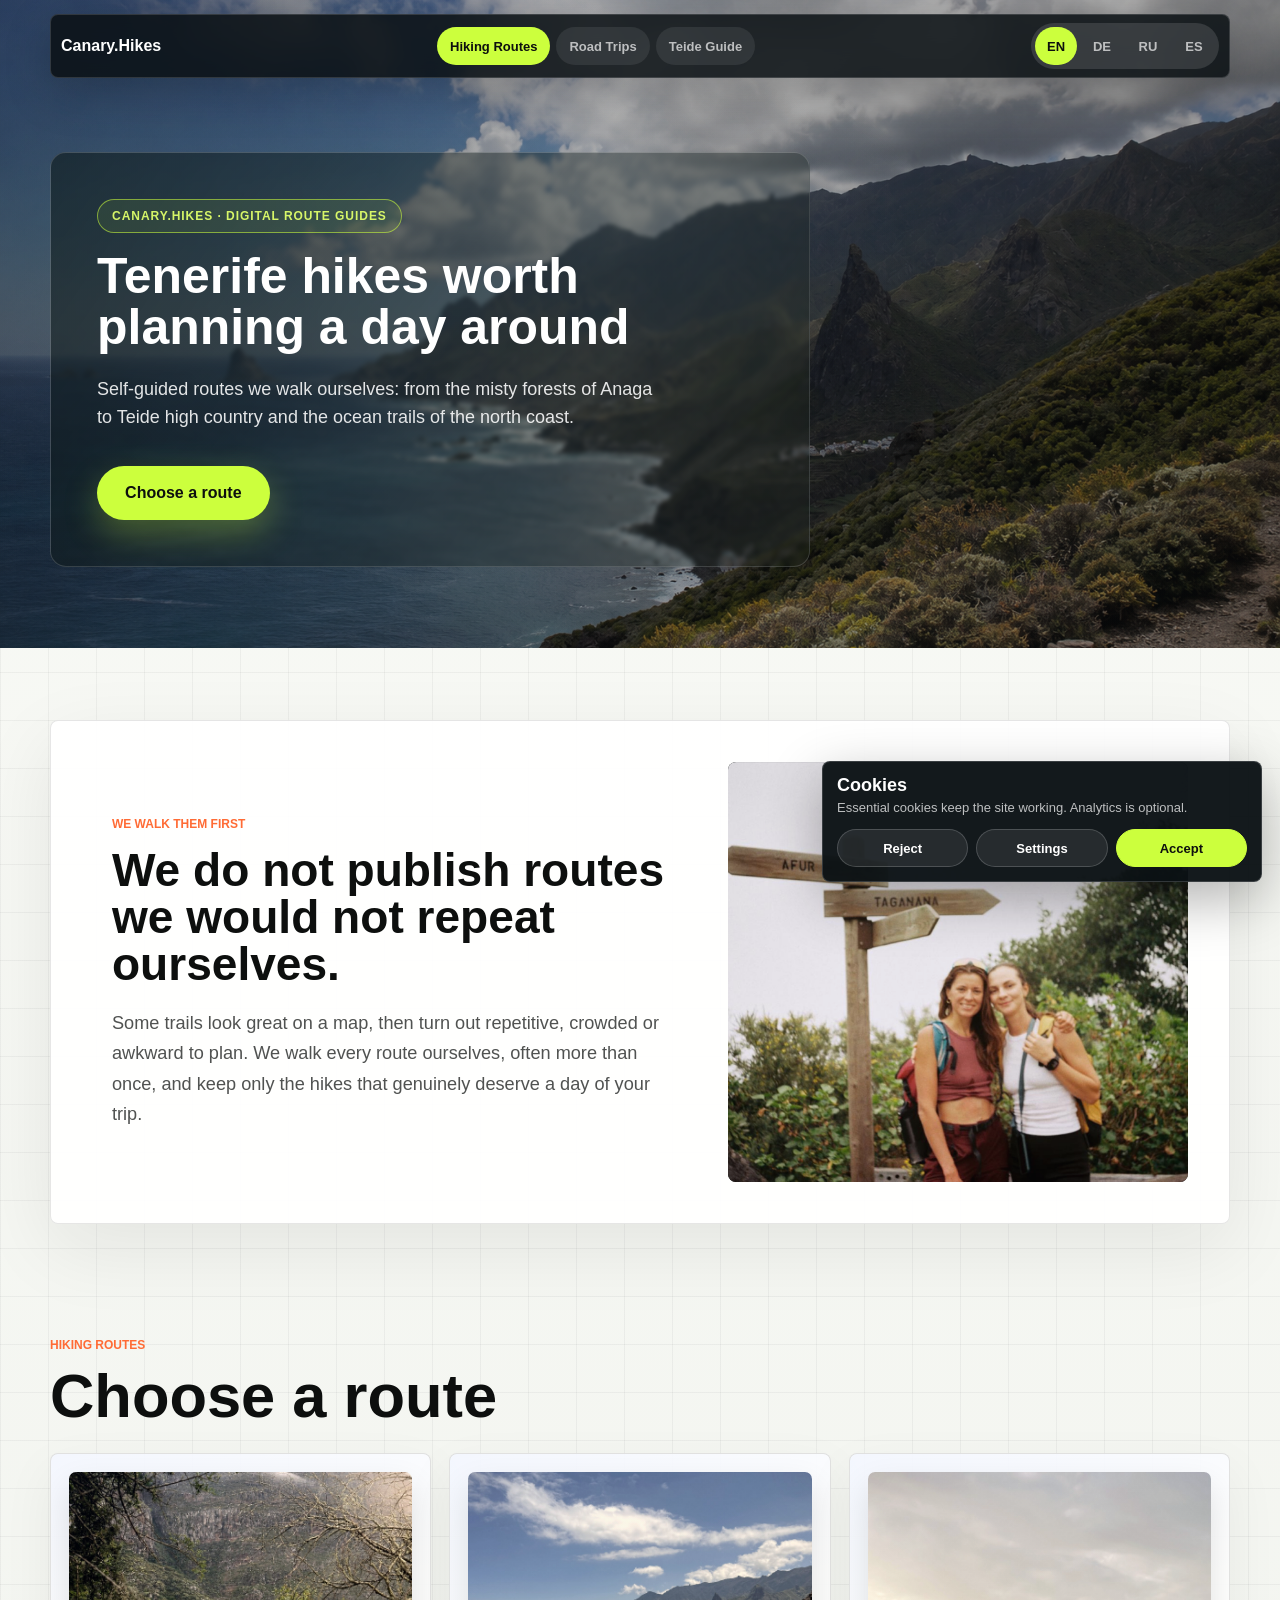
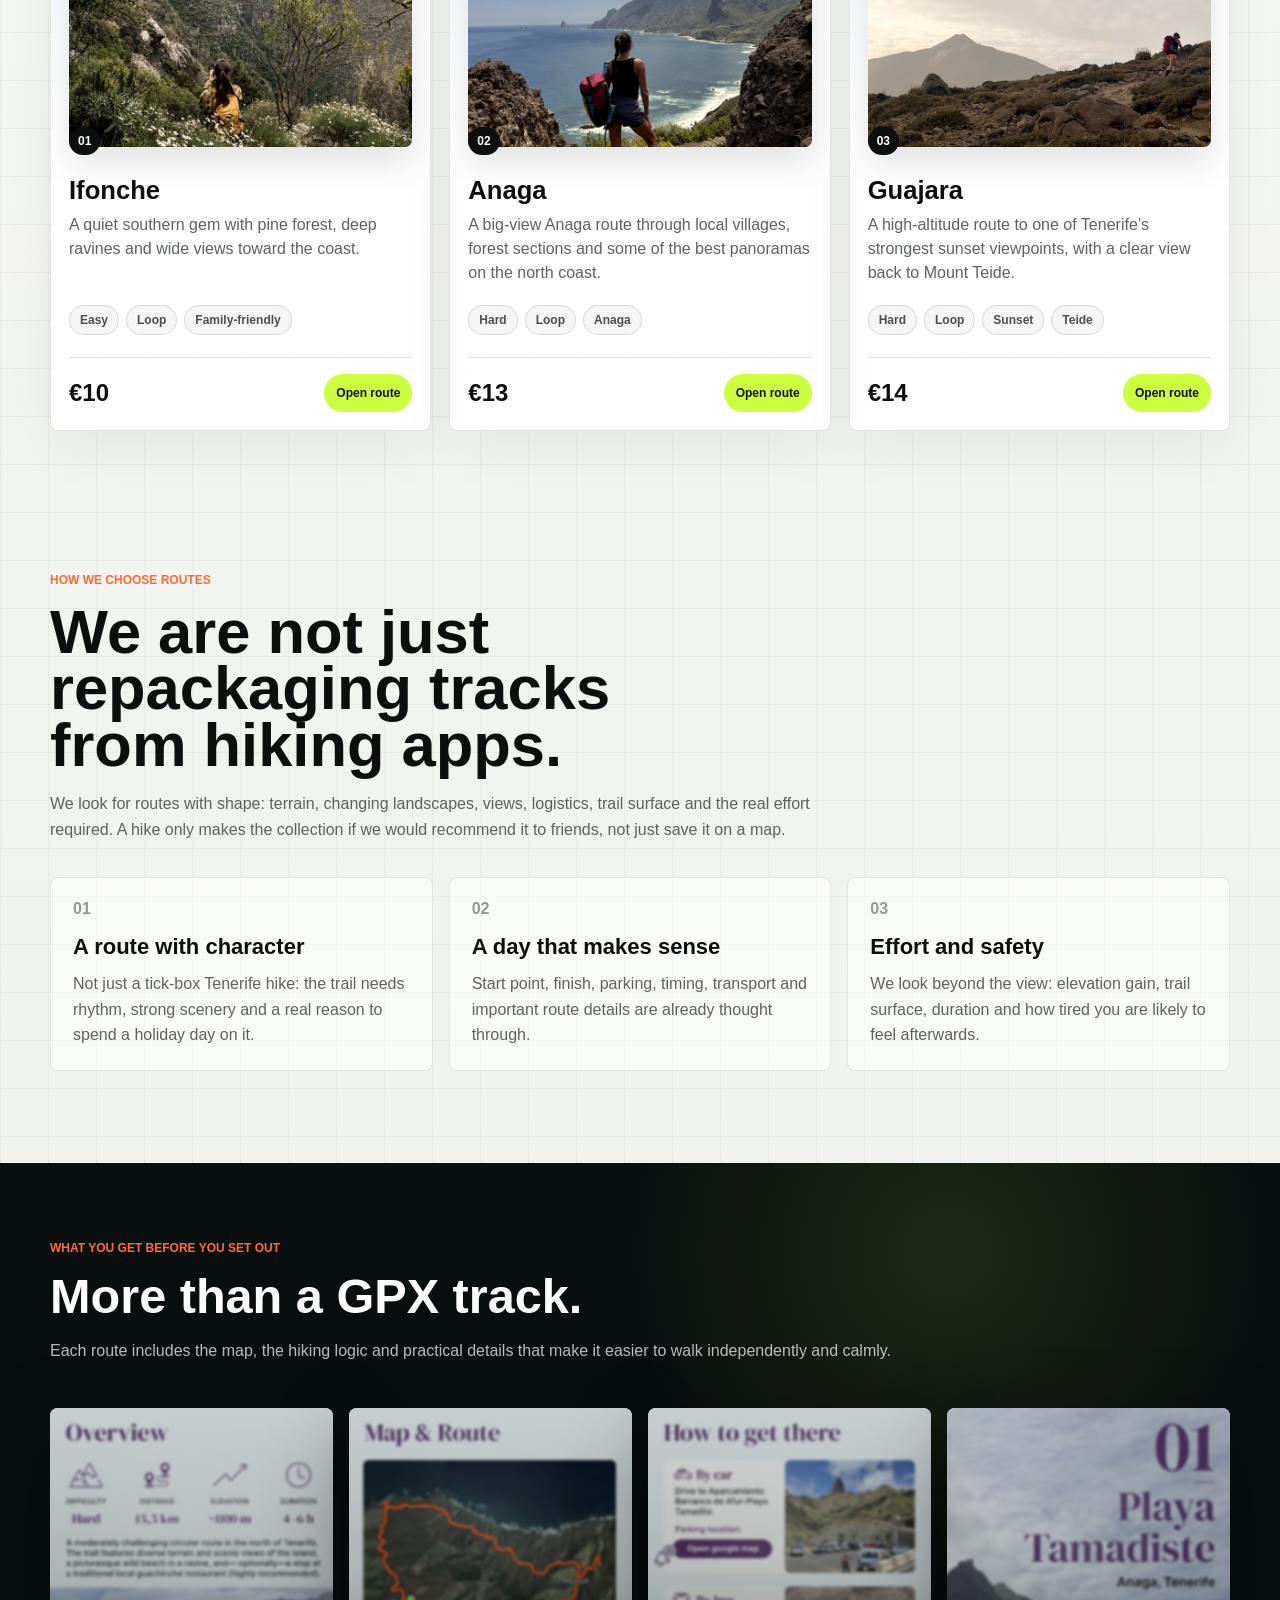
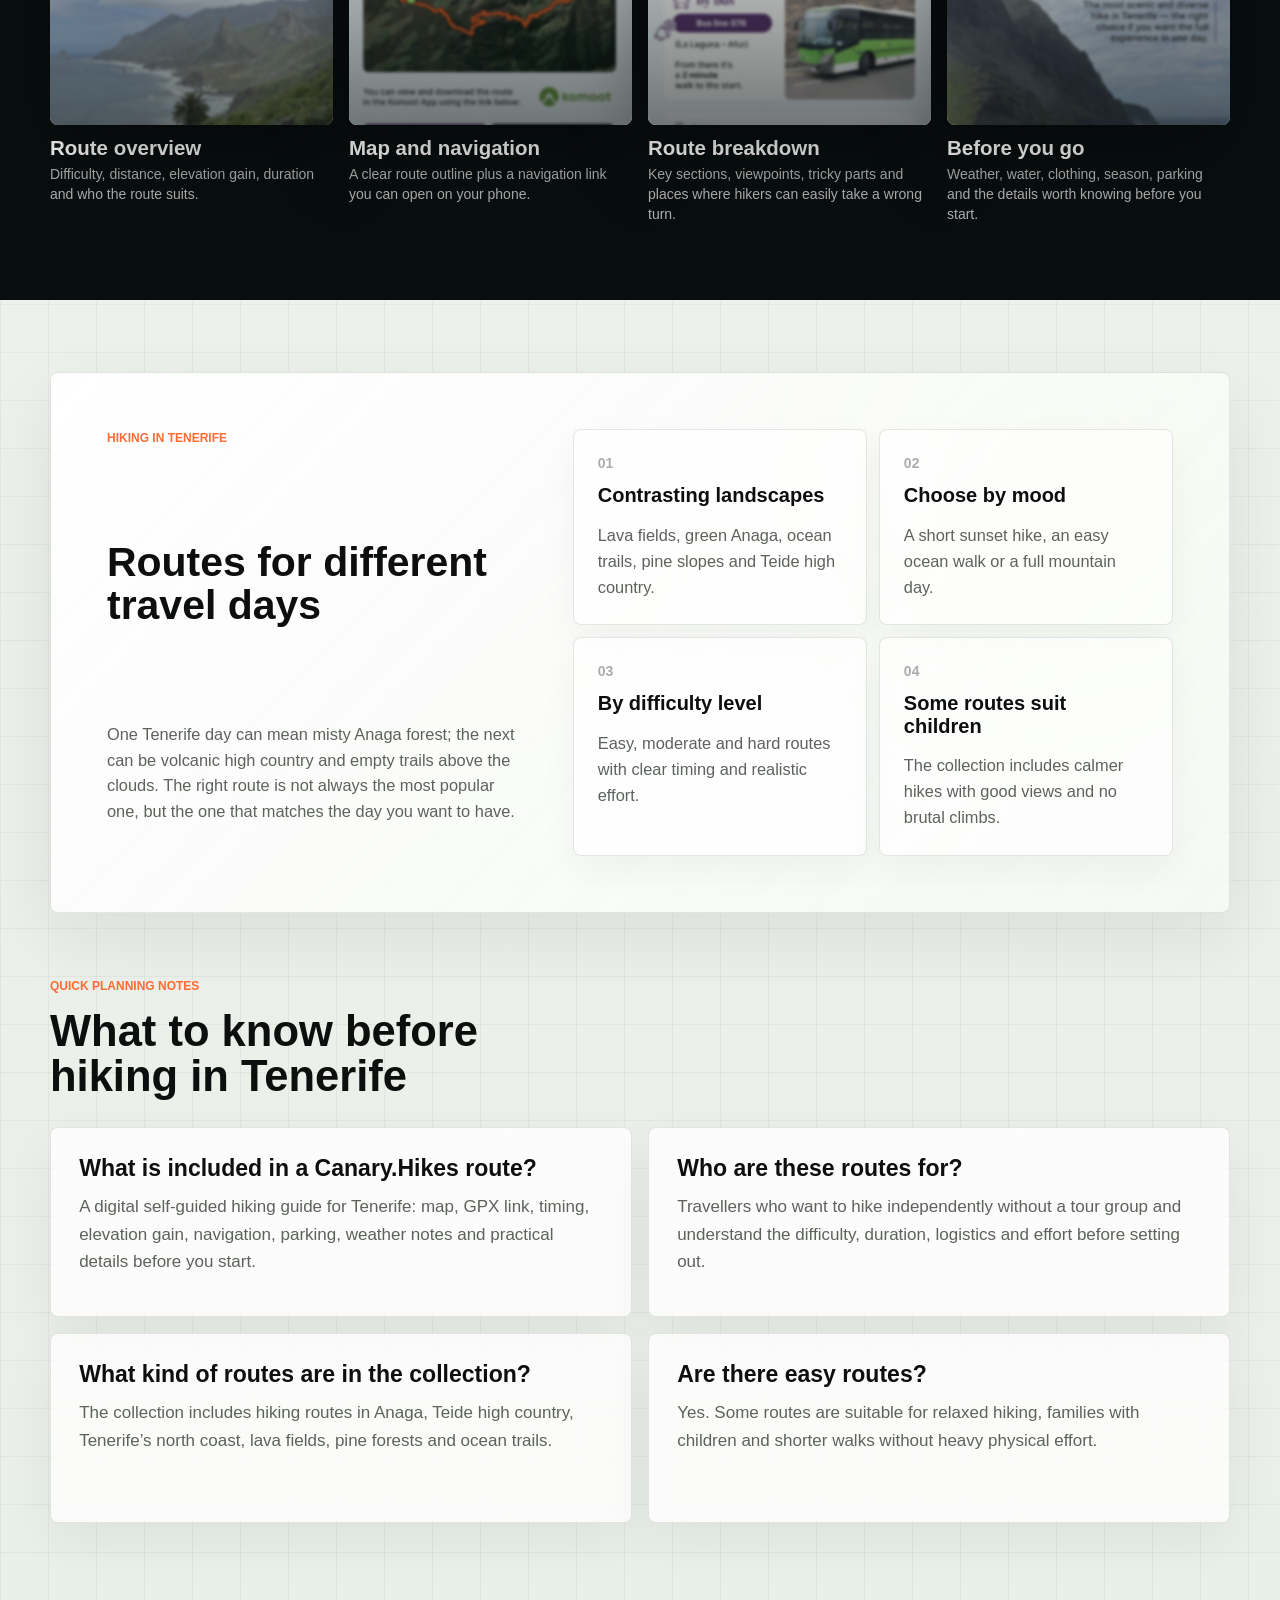
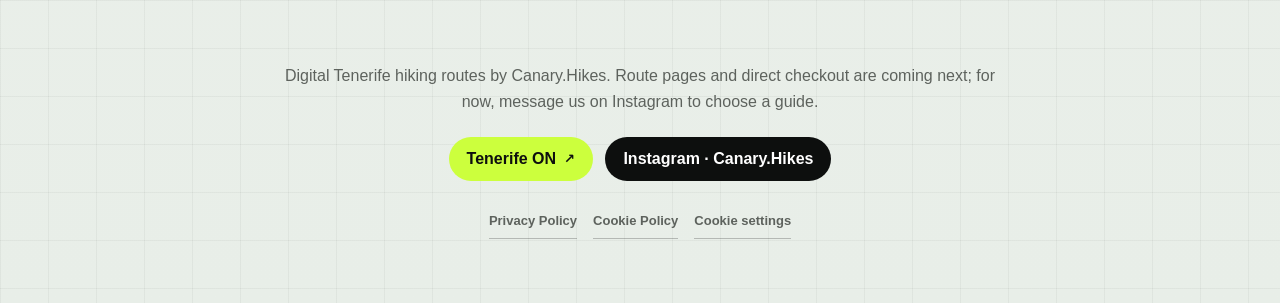
<file: en/hiking-routes/index.html>
<!doctype html>
<html lang="en">
  <head>
<!-- Google tag (gtag.js) -->
<script async src="https://www.googletagmanager.com/gtag/js?id=G-Z81YE5CEX2"></script>
<script>
  window.dataLayer = window.dataLayer || [];
  function gtag(){dataLayer.push(arguments);}
  gtag('consent', 'default', {
    analytics_storage: 'denied',
    ad_storage: 'denied',
    ad_user_data: 'denied',
    ad_personalization: 'denied'
  });
  gtag('js', new Date());
  gtag('config', 'G-Z81YE5CEX2');
</script>

    <meta charset="UTF-8" />
    <meta name="viewport" content="width=device-width, initial-scale=1.0" />
    <title>Tenerife Hiking Routes Without a Tour Group | Canary.Hikes</title>
    <meta name="description" content="Self-guided Tenerife hiking routes with maps, GPX links, timing, elevation gain, difficulty, start points, parking and practical route notes for Anaga, Teide and the north coast." />
    <meta property="og:title" content="Tenerife hikes worth planning a day around" />
    <meta property="og:description" content="Self-guided Tenerife hiking routes for Anaga, Teide high country and the north coast, with maps, GPX links, timing, difficulty, start points and practical notes before you go." />
    <meta property="og:type" content="website" />
    <meta name="keywords" content="Tenerife hiking routes, self guided Tenerife hikes, Tenerife GPX routes, Anaga hiking, Teide hiking, Ifonche hike, Guajara hike, Tenerife walking routes, best hikes Tenerife, hiking Tenerife without a guide, Canary.Hikes" />
    <meta name="robots" content="index, follow, max-image-preview:large" />
    <meta property="og:image" content="/assets/anaga-benijo-premium-panorama.png" />
    <link rel="canonical" href="https://www.canaryhikes.eu/en/hiking-routes/" />
    <link rel="alternate" hreflang="en" href="https://www.canaryhikes.eu/en/hiking-routes/" />
    <link rel="alternate" hreflang="de" href="https://www.canaryhikes.eu/de/hiking-routes/" />
    <link rel="alternate" hreflang="ru" href="https://www.canaryhikes.eu/ru/hiking-routes/" />
    <link rel="alternate" hreflang="es" href="https://www.canaryhikes.eu/es/hiking-routes/" />
    <link rel="alternate" hreflang="x-default" href="https://www.canaryhikes.eu/en/hiking-routes/" />
    <script type="application/ld+json" data-structured-data="hiking">
      {
      "@context": "https://schema.org",
      "@graph": [
            {
                  "@type": "WebPage",
                  "@id": "https://www.canaryhikes.eu/en/hiking-routes/#webpage",
                  "url": "https://www.canaryhikes.eu/en/hiking-routes/",
                  "name": "Tenerife Hiking Routes Without a Tour Group | Canary.Hikes",
                  "description": "Self-guided Tenerife hiking routes with maps, GPX links, timing, elevation gain, difficulty, start points, parking and practical route notes for Anaga, Teide and the north coast.",
                  "inLanguage": "en",
                  "isPartOf": {
                        "@type": "WebSite",
                        "name": "Canary.Hikes",
                        "url": "https://www.canaryhikes.eu"
                  },
                  "about": [
                        "Tenerife hiking routes",
                        "self-guided hiking",
                        "digital hiking guides",
                        "Anaga hiking",
                        "Teide hiking"
                  ]
            },
            {
                  "@type": "ItemList",
                  "@id": "https://www.canaryhikes.eu/en/hiking-routes/#route-guides",
                  "name": "Tenerife hikes worth planning a day around",
                  "description": "Self-guided routes we walk ourselves: from the misty forests of Anaga to Teide high country and the ocean trails of the north coast.",
                  "itemListElement": [
                        {
                              "@type": "ListItem",
                              "position": 1,
                              "item": {
                                    "@type": "Product",
                                    "name": "Ifonche",
                                    "description": "A quiet southern gem with pine forest, deep ravines and wide views toward the coast.",
                                    "image": "https://www.canaryhikes.eu/assets/film/ifonche-route-card.jpg",
                                    "category": "Digital hiking route guide",
                                    "brand": {
                                          "@type": "Brand",
                                          "name": "Canary.Hikes"
                                    },
                                    "additionalProperty": [
                                          {
                                                "@type": "PropertyValue",
                                                "name": "Difficulty",
                                                "value": "Easy"
                                          },
                                          {
                                                "@type": "PropertyValue",
                                                "name": "Estimated hiking time",
                                                "value": "2-3 h"
                                          },
                                          {
                                                "@type": "PropertyValue",
                                                "name": "Route tag",
                                                "value": "Easy"
                                          },
                                          {
                                                "@type": "PropertyValue",
                                                "name": "Route tag",
                                                "value": "Loop"
                                          },
                                          {
                                                "@type": "PropertyValue",
                                                "name": "Route tag",
                                                "value": "Family-friendly"
                                          }
                                    ],
                                    "offers": {
                                          "@type": "Offer",
                                          "price": "10",
                                          "priceCurrency": "EUR",
                                          "availability": "https://schema.org/InStock",
                                          "url": "https://www.canaryhikes.eu/en/hiking-routes/#products"
                                    }
                              }
                        },
                        {
                              "@type": "ListItem",
                              "position": 2,
                              "item": {
                                    "@type": "Product",
                                    "name": "Anaga",
                                    "description": "A big-view Anaga route through local villages, forest sections and some of the best panoramas on the north coast.",
                                    "image": "https://www.canaryhikes.eu/assets/film/anaga-route-card.jpg",
                                    "category": "Digital hiking route guide",
                                    "brand": {
                                          "@type": "Brand",
                                          "name": "Canary.Hikes"
                                    },
                                    "additionalProperty": [
                                          {
                                                "@type": "PropertyValue",
                                                "name": "Difficulty",
                                                "value": "Hard"
                                          },
                                          {
                                                "@type": "PropertyValue",
                                                "name": "Estimated hiking time",
                                                "value": "5 h"
                                          },
                                          {
                                                "@type": "PropertyValue",
                                                "name": "Route tag",
                                                "value": "Hard"
                                          },
                                          {
                                                "@type": "PropertyValue",
                                                "name": "Route tag",
                                                "value": "Loop"
                                          },
                                          {
                                                "@type": "PropertyValue",
                                                "name": "Route tag",
                                                "value": "Anaga"
                                          }
                                    ],
                                    "offers": {
                                          "@type": "Offer",
                                          "price": "13",
                                          "priceCurrency": "EUR",
                                          "availability": "https://schema.org/InStock",
                                          "url": "https://www.canaryhikes.eu/en/hiking-routes/#products"
                                    }
                              }
                        },
                        {
                              "@type": "ListItem",
                              "position": 3,
                              "item": {
                                    "@type": "Product",
                                    "name": "Guajara",
                                    "description": "A high-altitude route to one of Tenerife’s strongest sunset viewpoints, with a clear view back to Mount Teide.",
                                    "image": "https://www.canaryhikes.eu/assets/film/guajara-route-card.jpg",
                                    "category": "Digital hiking route guide",
                                    "brand": {
                                          "@type": "Brand",
                                          "name": "Canary.Hikes"
                                    },
                                    "additionalProperty": [
                                          {
                                                "@type": "PropertyValue",
                                                "name": "Difficulty",
                                                "value": "Hard"
                                          },
                                          {
                                                "@type": "PropertyValue",
                                                "name": "Estimated hiking time",
                                                "value": "5 h"
                                          },
                                          {
                                                "@type": "PropertyValue",
                                                "name": "Route tag",
                                                "value": "Hard"
                                          },
                                          {
                                                "@type": "PropertyValue",
                                                "name": "Route tag",
                                                "value": "Loop"
                                          },
                                          {
                                                "@type": "PropertyValue",
                                                "name": "Route tag",
                                                "value": "Sunset"
                                          },
                                          {
                                                "@type": "PropertyValue",
                                                "name": "Route tag",
                                                "value": "Teide"
                                          }
                                    ],
                                    "offers": {
                                          "@type": "Offer",
                                          "price": "14",
                                          "priceCurrency": "EUR",
                                          "availability": "https://schema.org/InStock",
                                          "url": "https://www.canaryhikes.eu/en/hiking-routes/#products"
                                    }
                              }
                        }
                  ]
            },
            {
                  "@type": "FAQPage",
                  "@id": "https://www.canaryhikes.eu/en/hiking-routes/#faq",
                  "mainEntity": [
                        {
                              "@type": "Question",
                              "name": "What is included in a Canary.Hikes route?",
                              "acceptedAnswer": {
                                    "@type": "Answer",
                                    "text": "A digital self-guided hiking guide for Tenerife: map, GPX link, timing, elevation gain, navigation, parking, weather notes and practical details before you start."
                              }
                        },
                        {
                              "@type": "Question",
                              "name": "Who are these routes for?",
                              "acceptedAnswer": {
                                    "@type": "Answer",
                                    "text": "Travellers who want to hike independently without a tour group and understand the difficulty, duration, logistics and effort before setting out."
                              }
                        },
                        {
                              "@type": "Question",
                              "name": "What kind of routes are in the collection?",
                              "acceptedAnswer": {
                                    "@type": "Answer",
                                    "text": "The collection includes hiking routes in Anaga, Teide high country, Tenerife’s north coast, lava fields, pine forests and ocean trails."
                              }
                        },
                        {
                              "@type": "Question",
                              "name": "Are there easy routes?",
                              "acceptedAnswer": {
                                    "@type": "Answer",
                                    "text": "Yes. Some routes are suitable for relaxed hiking, families with children and shorter walks without heavy physical effort."
                              }
                        }
                  ]
            }
      ]
}
    </script>
    <link rel="stylesheet" href="/styles.css?v=90" />
  </head>
  <body>
    <header class="topbar">
      <a class="brand" href="/en/teide-guide/" aria-label="Canary.Hikes home"><span>Canary.Hikes</span></a>
      <button class="menu-toggle" type="button" aria-expanded="false" aria-label="Open menu">☰</button>
      <nav class="nav" aria-label="Main navigation">
        <a href="/en/hiking-routes/" class="active" data-page-link="hiking" data-i18n="siteNav.hiking">Hiking Routes</a>
        <a href="/en/road-trips/" data-page-link="road" data-i18n="siteNav.road">Road Trips</a>
        <a href="/en/teide-guide/" data-page-link="teide" data-i18n="siteNav.teide">Teide Guide</a>
      </nav>
      <div class="lang-switch" aria-label="Language selector">
        <a class="active" data-lang="en" href="/en/hiking-routes/">EN</a>
        <a data-lang="de" href="/de/hiking-routes/">DE</a>
        <a data-lang="ru" href="/ru/hiking-routes/">RU</a>
        <a data-lang="es" href="/es/hiking-routes/">ES</a>
      </div>
    </header>

    <main id="top" class="shop-page">
      <section class="shop-hero shop-hero-hiking">
        <img src="/assets/anaga-benijo-premium-panorama.png" alt="Panoramic view of Anaga and the Benijo coast in Tenerife" />
        <div class="hero-shade"></div>
        <div class="shop-hero-content">
          <p class="eyebrow">Canary.Hikes · digital route guides</p>
          <h1>Tenerife hikes worth planning a day around</h1>
          <p class="hero-copy">Self-guided routes we walk ourselves: from the misty forests of Anaga to Teide high country and the ocean trails of the north coast.</p>
          <div class="hero-actions"><a class="primary-btn" href="#products">Choose a route</a></div>
        </div>
      </section>

      <section class="shop-about">
        <div class="shop-about-copy">
          <p class="eyebrow">We walk them first</p>
          <h2>We do not publish routes we would not repeat ourselves.</h2>
          <p>Some trails look great on a map, then turn out repetitive, crowded or awkward to plan. We walk every route ourselves, often more than once, and keep only the hikes that genuinely deserve a day of your trip.</p>
        </div>
        <figure class="shop-about-photo"><img src="/assets/film/anaga-sign-friends.jpg" alt="Canary.Hikes hikers next to the Afur and Taganana trail signs in Anaga" loading="lazy" /></figure>
      </section>

      <section id="products" class="shop-section section-pad">
        <div class="section-head"><p class="eyebrow">Hiking routes</p><h2>Choose a route</h2></div>
        <div class="product-grid">
          <article class="product-card">
            <img class="product-image" src="/assets/film/ifonche-route-card.jpg" alt="Ifonche" loading="lazy" />
            <span class="product-index">01</span>
            <h3>Ifonche</h3>
            <p>A quiet southern gem with pine forest, deep ravines and wide views toward the coast.</p>
            <div class="product-tags"><span>Easy</span><span>Loop</span><span>Family-friendly</span></div>
            <div class="product-buy"><strong>€10</strong><a href="https://www.instagram.com/Canary.Hikes" target="_blank" rel="noreferrer">Open route</a></div>
          </article>
          <article class="product-card">
            <img class="product-image" src="/assets/film/anaga-route-card.jpg" alt="Anaga" loading="lazy" />
            <span class="product-index">02</span>
            <h3>Anaga</h3>
            <p>A big-view Anaga route through local villages, forest sections and some of the best panoramas on the north coast.</p>
            <div class="product-tags"><span>Hard</span><span>Loop</span><span>Anaga</span></div>
            <div class="product-buy"><strong>€13</strong><a href="https://www.instagram.com/Canary.Hikes" target="_blank" rel="noreferrer">Open route</a></div>
          </article>
          <article class="product-card">
            <img class="product-image" src="/assets/film/guajara-route-card.jpg" alt="Guajara" loading="lazy" />
            <span class="product-index">03</span>
            <h3>Guajara</h3>
            <p>A high-altitude route to one of Tenerife’s strongest sunset viewpoints, with a clear view back to Mount Teide.</p>
            <div class="product-tags"><span>Hard</span><span>Loop</span><span>Sunset</span><span>Teide</span></div>
            <div class="product-buy"><strong>€14</strong><a href="https://www.instagram.com/Canary.Hikes" target="_blank" rel="noreferrer">Open route</a></div>
          </article>
        </div>
      </section>

      <section id="why-these-hikes" class="shop-trust section-pad">
        <div class="section-head"><p class="eyebrow">How we choose routes</p><h2>We are not just repackaging tracks from hiking apps.</h2><p>We look for routes with shape: terrain, changing landscapes, views, logistics, trail surface and the real effort required. A hike only makes the collection if we would recommend it to friends, not just save it on a map.</p></div>
        <div class="shop-trust-grid">
          <article class="shop-trust-card"><span>01</span><h3>A route with character</h3><p>Not just a tick-box Tenerife hike: the trail needs rhythm, strong scenery and a real reason to spend a holiday day on it.</p></article>
          <article class="shop-trust-card"><span>02</span><h3>A day that makes sense</h3><p>Start point, finish, parking, timing, transport and important route details are already thought through.</p></article>
          <article class="shop-trust-card"><span>03</span><h3>Effort and safety</h3><p>We look beyond the view: elevation gain, trail surface, duration and how tired you are likely to feel afterwards.</p></article>
        </div>
      </section>

      <section id="guide-preview" class="guide-preview">
        <div class="section-head"><p class="eyebrow">What you get before you set out</p><h2>More than a GPX track.</h2><p>Each route includes the map, the hiking logic and practical details that make it easier to walk independently and calmly.</p></div>
        <div class="guide-preview-grid">
          <article class="guide-preview-card">
            <div class="guide-preview-visual guide-preview-visual-overview has-image" aria-hidden="true"><img src="/assets/guide-preview/route-preview-2.jpg" alt="" loading="lazy" /><span class="preview-title"></span><span class="preview-line preview-line-wide"></span><span class="preview-line"></span><span class="preview-line preview-line-short"></span><span class="preview-map"></span><span class="preview-route"></span><span class="preview-dot preview-dot-one"></span><span class="preview-dot preview-dot-two"></span><span class="preview-dot preview-dot-three"></span></div>
            <h3>Route overview</h3><p>Difficulty, distance, elevation gain, duration and who the route suits.</p>
          </article>
          <article class="guide-preview-card">
            <div class="guide-preview-visual guide-preview-visual-map has-image" aria-hidden="true"><img src="/assets/guide-preview/route-preview-3.jpg" alt="" loading="lazy" /><span class="preview-title"></span><span class="preview-line preview-line-wide"></span><span class="preview-line"></span><span class="preview-line preview-line-short"></span><span class="preview-map"></span><span class="preview-route"></span><span class="preview-dot preview-dot-one"></span><span class="preview-dot preview-dot-two"></span><span class="preview-dot preview-dot-three"></span></div>
            <h3>Map and navigation</h3><p>A clear route outline plus a navigation link you can open on your phone.</p>
          </article>
          <article class="guide-preview-card">
            <div class="guide-preview-visual guide-preview-visual-timeline has-image" aria-hidden="true"><img src="/assets/guide-preview/route-preview-4.jpg" alt="" loading="lazy" /><span class="preview-title"></span><span class="preview-line preview-line-wide"></span><span class="preview-line"></span><span class="preview-line preview-line-short"></span><span class="preview-map"></span><span class="preview-route"></span><span class="preview-dot preview-dot-one"></span><span class="preview-dot preview-dot-two"></span><span class="preview-dot preview-dot-three"></span></div>
            <h3>Route breakdown</h3><p>Key sections, viewpoints, tricky parts and places where hikers can easily take a wrong turn.</p>
          </article>
          <article class="guide-preview-card">
            <div class="guide-preview-visual guide-preview-visual-checklist has-image" aria-hidden="true"><img src="/assets/guide-preview/route-preview-1.jpg" alt="" loading="lazy" /><span class="preview-title"></span><span class="preview-line preview-line-wide"></span><span class="preview-line"></span><span class="preview-line preview-line-short"></span><span class="preview-map"></span><span class="preview-route"></span><span class="preview-dot preview-dot-one"></span><span class="preview-dot preview-dot-two"></span><span class="preview-dot preview-dot-three"></span></div>
            <h3>Before you go</h3><p>Weather, water, clothing, season, parking and the details worth knowing before you start.</p>
          </article>
        </div>
      </section>

      <section id="hiking-tenerife" class="shop-finale section-pad">
        <p class="eyebrow">Hiking in Tenerife</p><h2>Routes for different travel days</h2><p>One Tenerife day can mean misty Anaga forest; the next can be volcanic high country and empty trails above the clouds. The right route is not always the most popular one, but the one that matches the day you want to have.</p>
        <div class="shop-finale-grid"><article><span>01</span><h3>Contrasting landscapes</h3><p>Lava fields, green Anaga, ocean trails, pine slopes and Teide high country.</p></article><article><span>02</span><h3>Choose by mood</h3><p>A short sunset hike, an easy ocean walk or a full mountain day.</p></article><article><span>03</span><h3>By difficulty level</h3><p>Easy, moderate and hard routes with clear timing and realistic effort.</p></article><article><span>04</span><h3>Some routes suit children</h3><p>The collection includes calmer hikes with good views and no brutal climbs.</p></article></div>
      </section>

      <section id="faq" class="shop-search-answers section-pad" aria-labelledby="shop-faq-title">
        <div class="section-head"><p class="eyebrow">Quick planning notes</p><h2 id="shop-faq-title">What to know before hiking in Tenerife</h2></div>
        <div class="shop-answer-grid"><article><h3>What is included in a Canary.Hikes route?</h3><p>A digital self-guided hiking guide for Tenerife: map, GPX link, timing, elevation gain, navigation, parking, weather notes and practical details before you start.</p></article><article><h3>Who are these routes for?</h3><p>Travellers who want to hike independently without a tour group and understand the difficulty, duration, logistics and effort before setting out.</p></article><article><h3>What kind of routes are in the collection?</h3><p>The collection includes hiking routes in Anaga, Teide high country, Tenerife’s north coast, lava fields, pine forests and ocean trails.</p></article><article><h3>Are there easy routes?</h3><p>Yes. Some routes are suitable for relaxed hiking, families with children and shorter walks without heavy physical effort.</p></article></div>
      </section>
    </main>

    <footer>
      <p>Digital Tenerife hiking routes by Canary.Hikes. Route pages and direct checkout are coming next; for now, message us on Instagram to choose a guide.</p>
      <a class="footer-link" href="https://www.tenerifeon.es/" target="_blank" rel="noreferrer">Tenerife ON</a>
      <a class="instagram-link" href="https://www.instagram.com/Canary.Hikes" target="_blank" rel="noreferrer">Instagram · Canary.Hikes</a>
      <nav class="legal-links" aria-label="Legal links"><a href="/privacy-policy/" data-legal="privacy">Privacy Policy</a><a href="/cookie-policy/" data-legal="cookies">Cookie Policy</a><button type="button" data-cookie-settings>Cookie settings</button></nav>
    </footer>
    <script src="/app.js?v=90"></script>
  </body>
</html>
</file>
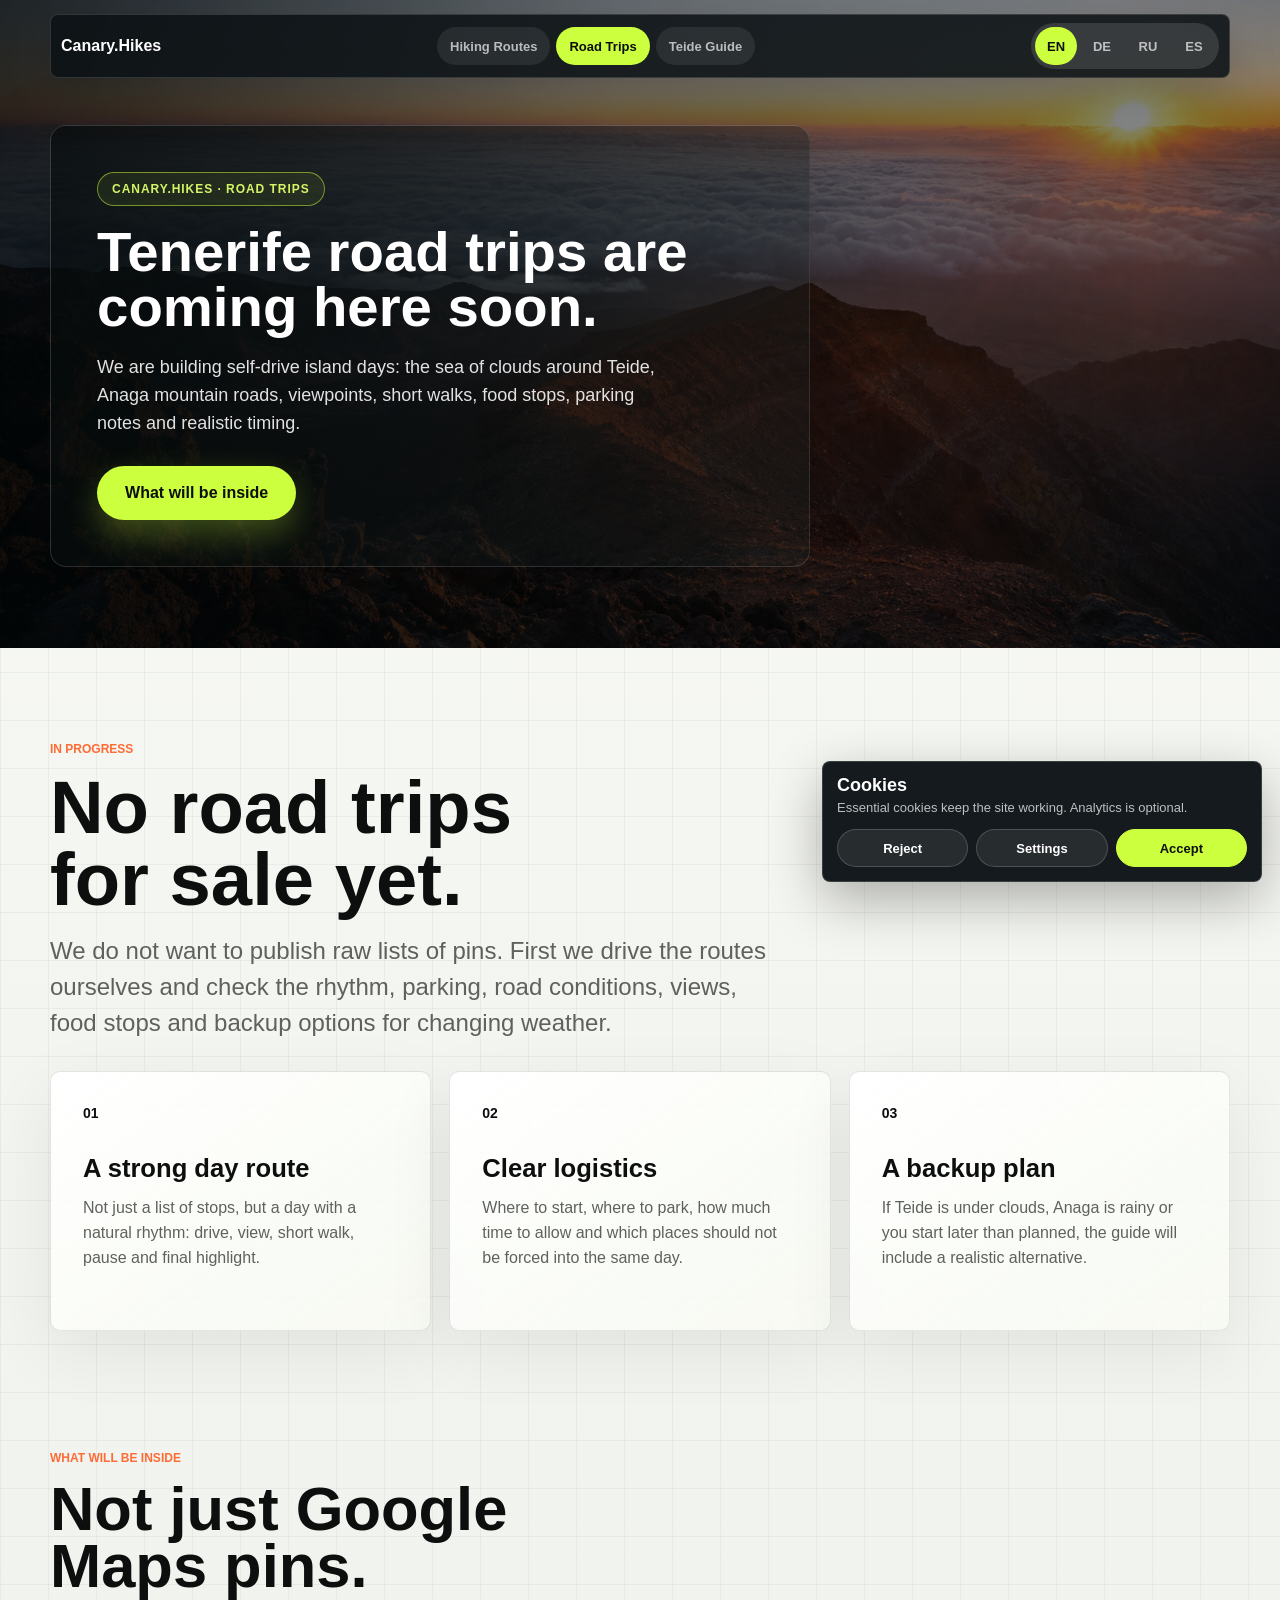
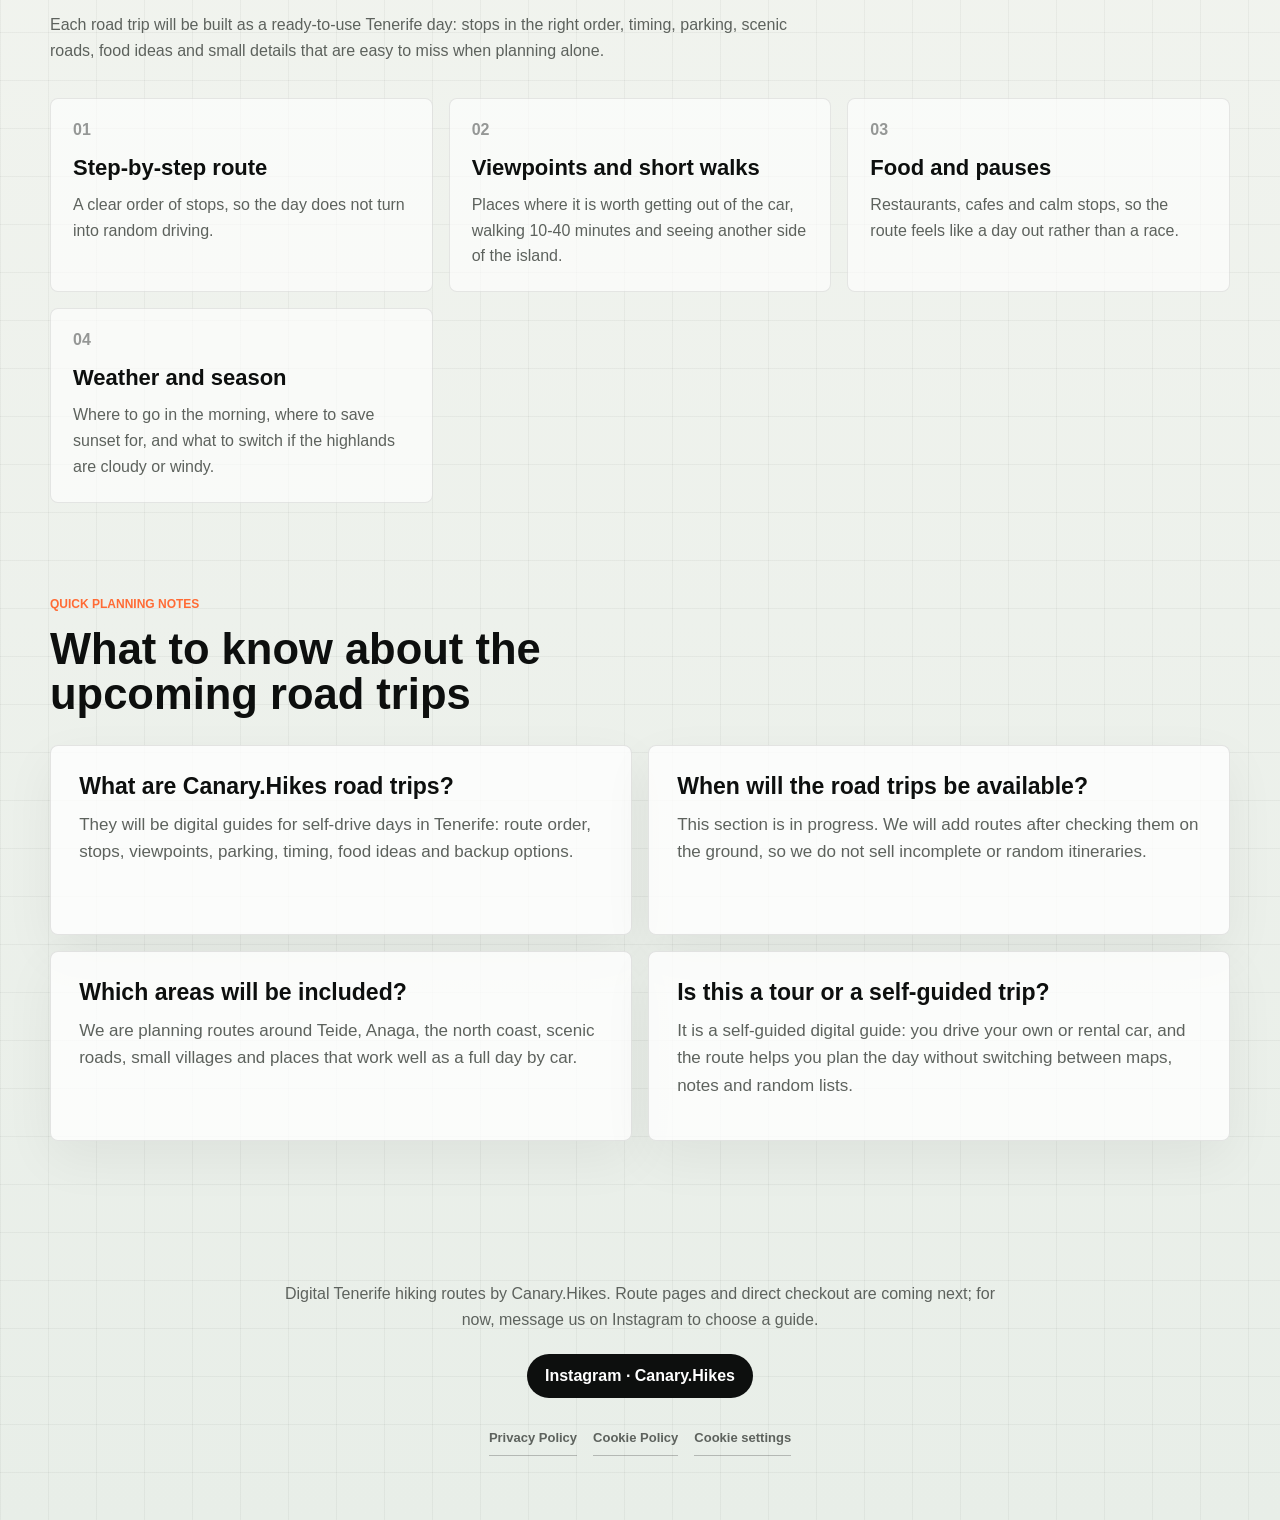
<file: en/road-trips/index.html>
<!doctype html>
<html lang="en">
  <head>
    <script async src="https://www.googletagmanager.com/gtag/js?id=G-Z81YE5CEX2"></script>
    <script>
      window.dataLayer = window.dataLayer || [];
      function gtag(){dataLayer.push(arguments);}
      gtag('consent', 'default', { analytics_storage: 'denied', ad_storage: 'denied', ad_user_data: 'denied', ad_personalization: 'denied' });
      gtag('js', new Date());
      gtag('config', 'G-Z81YE5CEX2');
    </script>
    <meta charset="UTF-8" />
    <meta name="viewport" content="width=device-width, initial-scale=1.0" />
    <title>Tenerife Road Trips Coming Soon | Canary.Hikes</title>
    <meta name="description" content="Self-drive Tenerife road trip guides are coming soon: Teide, Anaga, ocean roads, viewpoints, food stops, parking notes and a clear day plan." />
    <meta name="robots" content="index, follow, max-image-preview:large" />
    <meta name="keywords" content="Tenerife road trips, Tenerife by car, self drive Tenerife itinerary, Teide road trip, Anaga road trip, Tenerife viewpoints, Tenerife scenic drives, Canary.Hikes" />
    <meta property="og:title" content="Tenerife Road Trips Coming Soon | Canary.Hikes" />
    <meta property="og:description" content="We are preparing digital Tenerife road trip guides with scenic roads, stops, timing, parking notes and backup plans." />
    <meta property="og:type" content="website" />
    <meta property="og:image" content="/assets/teide-sunrise.png" />
    <meta name="twitter:card" content="summary_large_image" />
    <link rel="canonical" href="https://www.canaryhikes.eu/en/road-trips/" />
    <link rel="alternate" hreflang="en" href="https://www.canaryhikes.eu/en/road-trips/" />
    <link rel="alternate" hreflang="de" href="https://www.canaryhikes.eu/de/road-trips/" />
    <link rel="alternate" hreflang="ru" href="https://www.canaryhikes.eu/ru/road-trips/" />
    <link rel="alternate" hreflang="es" href="https://www.canaryhikes.eu/es/road-trips/" />
    <link rel="alternate" hreflang="x-default" href="https://www.canaryhikes.eu/en/road-trips/" />
    <link rel="stylesheet" href="/styles.css?v=91" />
    <script type="application/ld+json">
      {
        "@context": "https://schema.org",
        "@graph": [
          {
            "@type": "WebPage",
            "@id": "https://www.canaryhikes.eu/en/road-trips/#webpage",
            "url": "https://www.canaryhikes.eu/en/road-trips/",
            "name": "Tenerife Road Trips Coming Soon | Canary.Hikes",
            "description": "Self-drive Tenerife road trip guides are coming soon: Teide, Anaga, ocean roads, viewpoints, food stops, parking notes and a clear day plan.",
            "inLanguage": "en",
            "isPartOf": { "@type": "WebSite", "name": "Canary.Hikes", "url": "https://www.canaryhikes.eu" },
            "about": ["Tenerife road trips", "Tenerife by car", "self-drive Tenerife itinerary", "Teide road trip", "Anaga road trip"]
          },
          {
            "@type": "FAQPage",
            "@id": "https://www.canaryhikes.eu/en/road-trips/#faq",
            "mainEntity": [
              { "@type": "Question", "name": "What are Canary.Hikes road trips?", "acceptedAnswer": { "@type": "Answer", "text": "They will be digital guides for self-drive days in Tenerife: route order, stops, viewpoints, parking, timing, food ideas and backup options." } },
              { "@type": "Question", "name": "When will the road trips be available?", "acceptedAnswer": { "@type": "Answer", "text": "This section is in progress. We will add routes after checking them on the ground, so we do not sell incomplete or random itineraries." } },
              { "@type": "Question", "name": "Which areas will be included?", "acceptedAnswer": { "@type": "Answer", "text": "We are planning routes around Teide, Anaga, the north coast, scenic roads, small villages and places that work well as a full day by car." } },
              { "@type": "Question", "name": "Is this a tour or a self-guided trip?", "acceptedAnswer": { "@type": "Answer", "text": "It is a self-guided digital guide: you drive your own or rental car, and the route helps you plan the day without switching between maps, notes and random lists." } }
            ]
          }
        ]
      }
    </script>
  </head>
  <body>
    <header class="topbar">
      <a class="brand" href="/en/hiking-routes/" aria-label="Canary.Hikes home"><span>Canary.Hikes</span></a>
      <button class="menu-toggle" type="button" aria-expanded="false" aria-label="Open menu">☰</button>
      <nav class="nav" aria-label="Main navigation">
        <a href="/en/hiking-routes/" data-page-link="hiking">Hiking Routes</a>
        <a href="/en/road-trips/" data-page-link="road">Road Trips</a>
        <a href="/en/teide-guide/" data-page-link="teide">Teide Guide</a>
      </nav>
      <div class="lang-switch" aria-label="Language">
        <a class="active" data-lang="en" href="/en/road-trips/">EN</a>
        <a data-lang="de" href="/de/road-trips/">DE</a>
        <a data-lang="ru" href="/ru/road-trips/">RU</a>
        <a data-lang="es" href="/es/road-trips/">ES</a>
      </div>
    </header>
    <main id="top" class="shop-page">
      <section class="shop-hero shop-hero-road">
        <img src="/assets/teide-sunrise.png" alt="Sunrise over the sea of clouds and the volcanic ridge of Mount Teide in Tenerife" />
        <div class="hero-shade"></div>
        <div class="shop-hero-content">
          <p class="eyebrow">Canary.Hikes · road trips</p>
          <h1>Tenerife road trips are coming here soon.</h1>
          <p class="hero-copy">We are building self-drive island days: the sea of clouds around Teide, Anaga mountain roads, viewpoints, short walks, food stops, parking notes and realistic timing.</p>
          <div class="hero-actions"><a class="primary-btn" href="#products">What will be inside</a></div>
        </div>
      </section>
      <section id="products" class="road-soon section-pad">
        <div class="section-head">
          <p class="eyebrow">In progress</p>
          <h2>No road trips for sale yet.</h2>
          <p>We do not want to publish raw lists of pins. First we drive the routes ourselves and check the rhythm, parking, road conditions, views, food stops and backup options for changing weather.</p>
        </div>
        <div class="road-soon-grid">
          <article class="road-soon-card"><span>01</span><h3>A strong day route</h3><p>Not just a list of stops, but a day with a natural rhythm: drive, view, short walk, pause and final highlight.</p></article>
          <article class="road-soon-card"><span>02</span><h3>Clear logistics</h3><p>Where to start, where to park, how much time to allow and which places should not be forced into the same day.</p></article>
          <article class="road-soon-card"><span>03</span><h3>A backup plan</h3><p>If Teide is under clouds, Anaga is rainy or you start later than planned, the guide will include a realistic alternative.</p></article>
        </div>
      </section>
      <section id="why-these-hikes" class="shop-trust section-pad">
        <div class="section-head">
          <p class="eyebrow">What will be inside</p>
          <h2>Not just Google Maps pins.</h2>
          <p>Each road trip will be built as a ready-to-use Tenerife day: stops in the right order, timing, parking, scenic roads, food ideas and small details that are easy to miss when planning alone.</p>
        </div>
      </section>
      <section id="faq" class="shop-search-answers section-pad" aria-labelledby="shop-faq-title">
        <div class="section-head"><p class="eyebrow">Quick planning notes</p><h2 id="shop-faq-title">What to know about the upcoming road trips</h2></div>
      </section>
    </main>
    <footer>
      <p>Canary.Hikes is preparing digital routes for self-guided road trips and hikes in Tenerife.</p>
      <a class="instagram-link" href="https://www.instagram.com/Canary.Hikes" target="_blank" rel="noreferrer">Instagram · Canary.Hikes</a>
      <nav class="legal-links" aria-label="Legal links">
        <a href="/privacy-policy/">Privacy Policy</a>
        <a href="/cookie-policy/">Cookie Policy</a>
        <button type="button" data-cookie-settings>Cookie settings</button>
      </nav>
    </footer>
    <script src="/app.js?v=91"></script>
  </body>
</html>
</file>
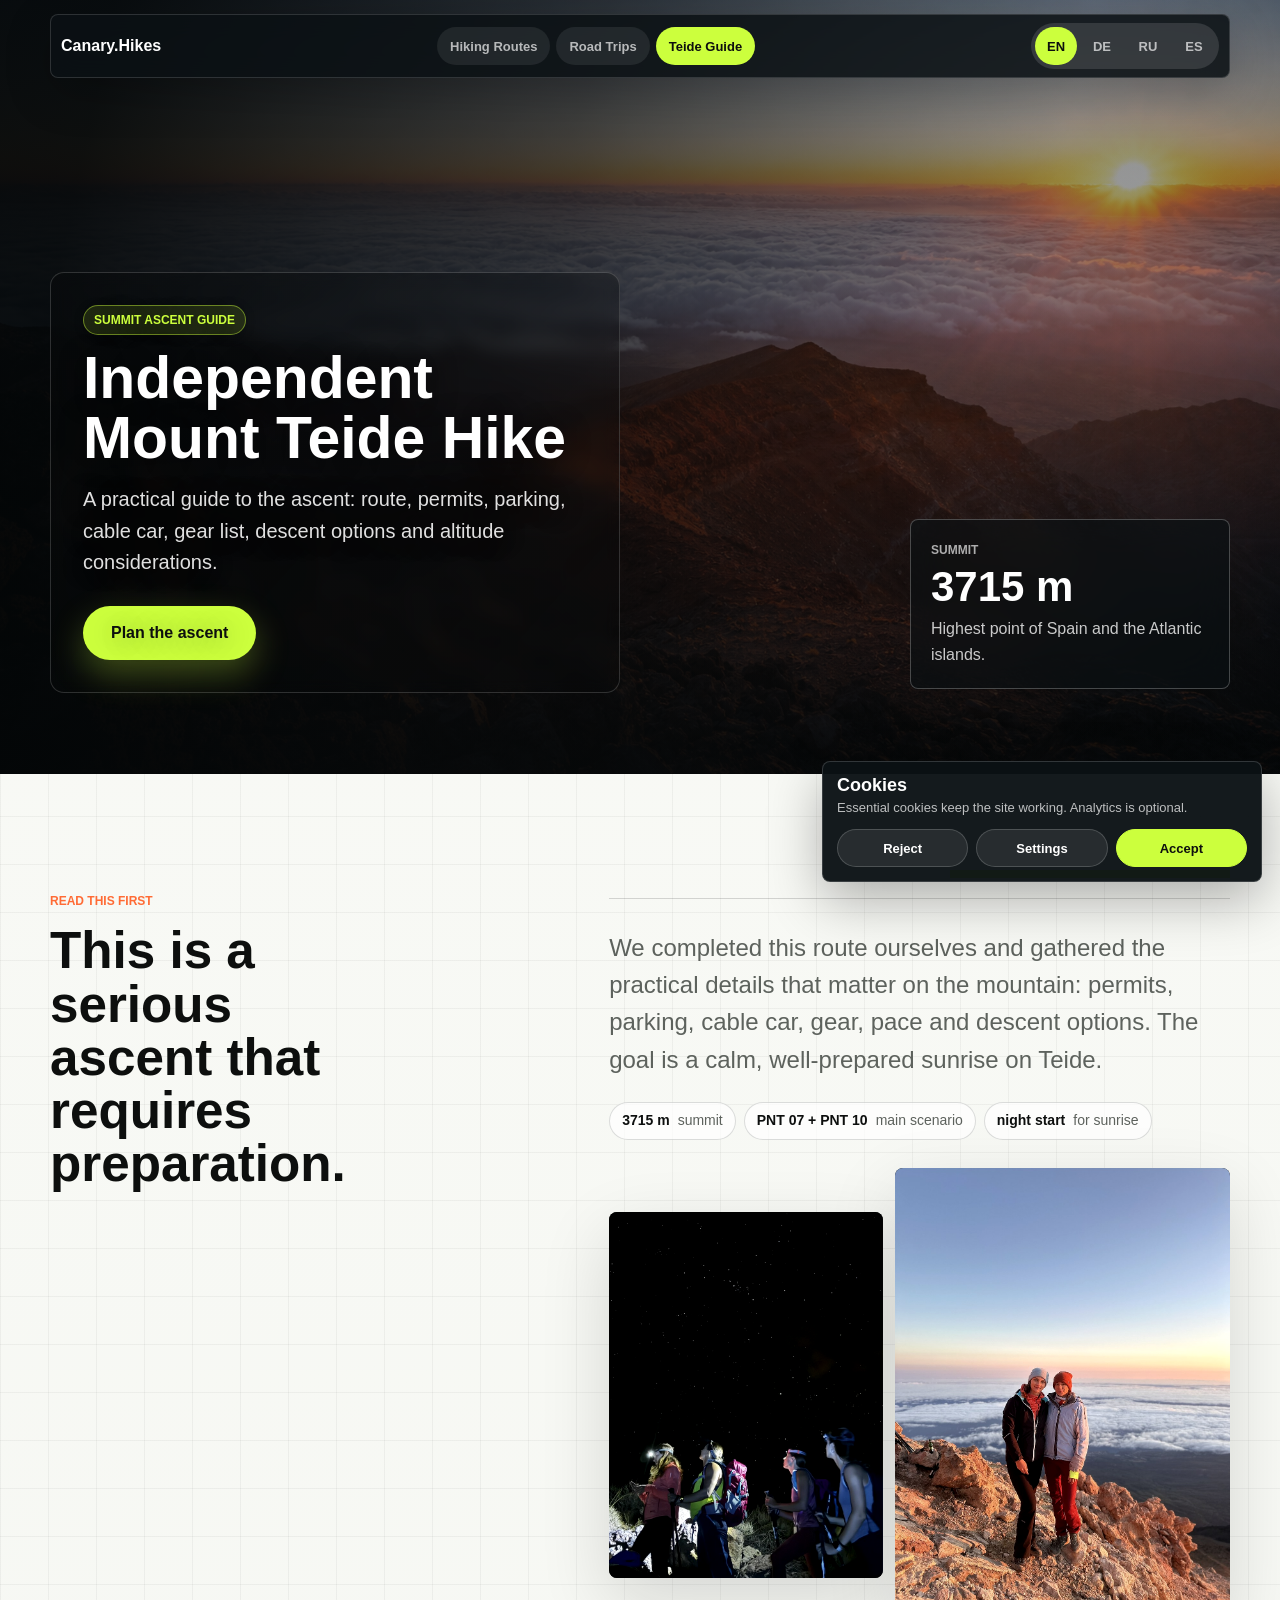
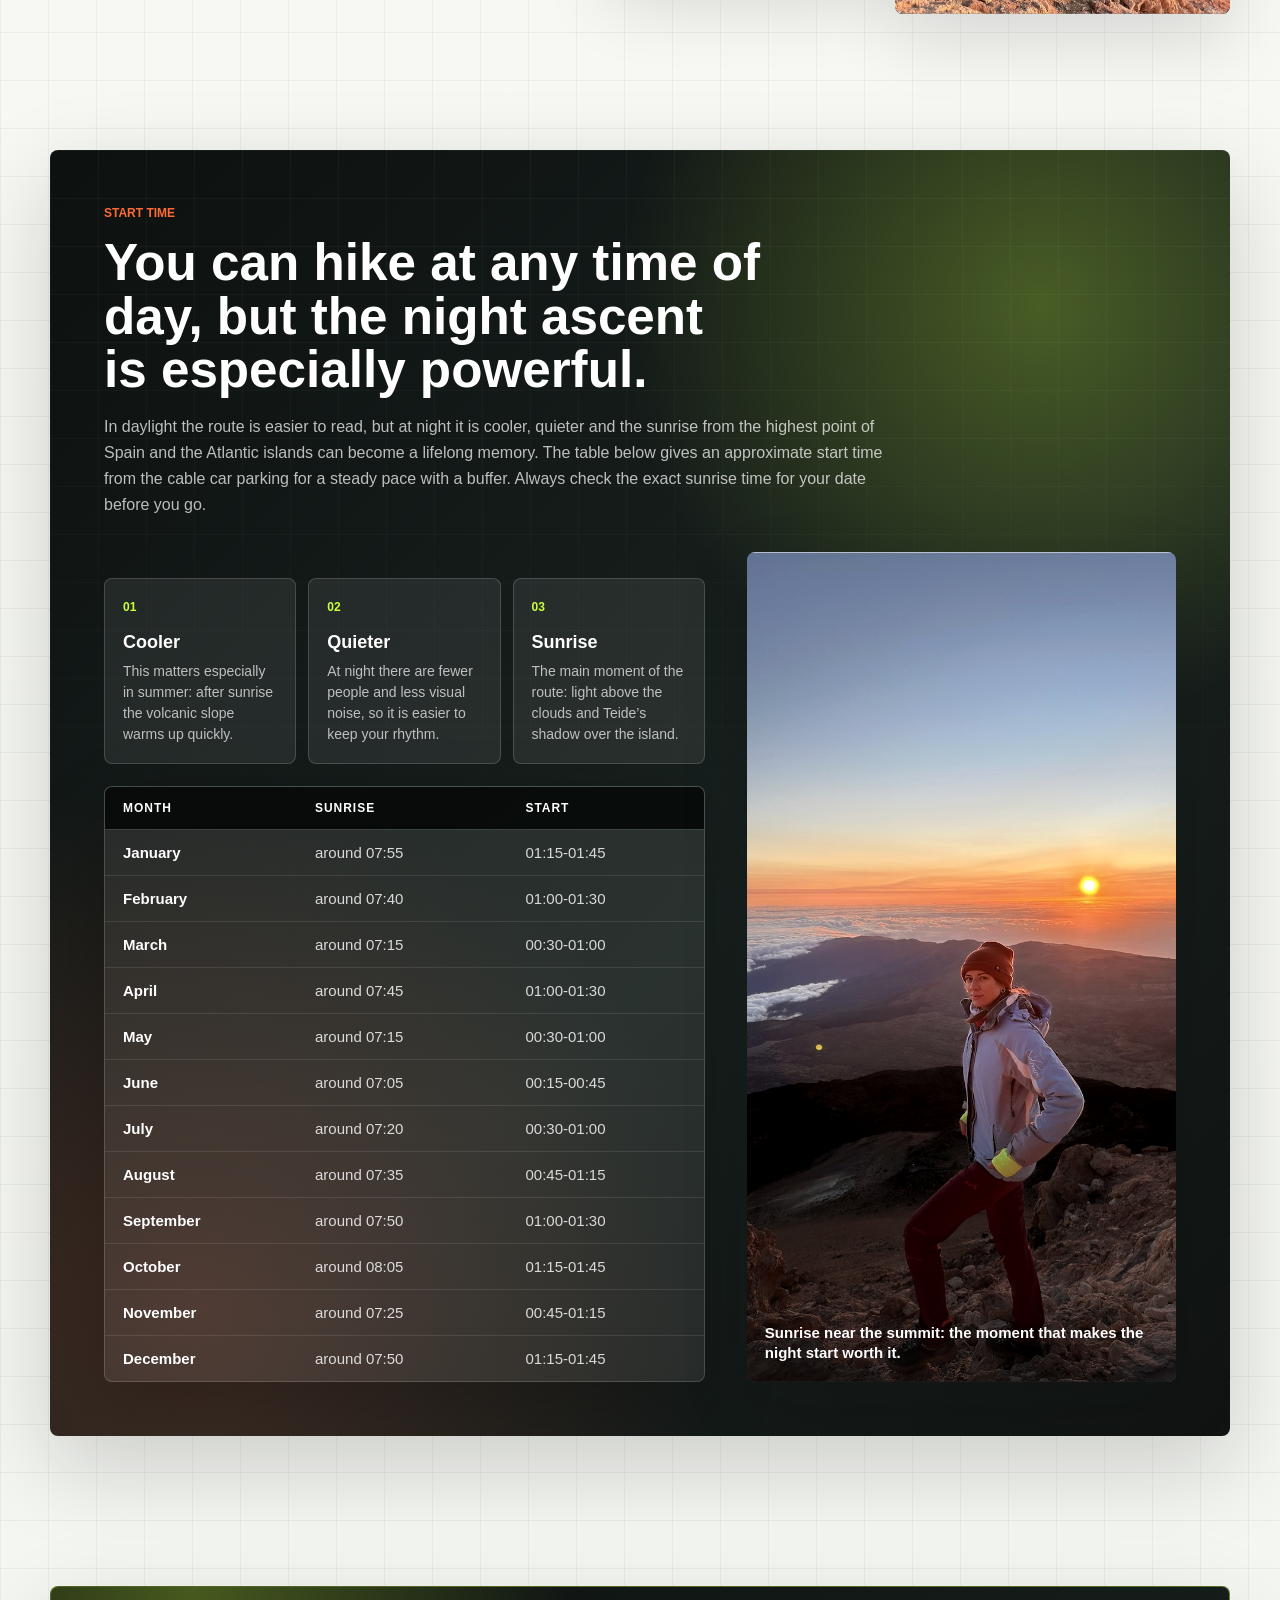
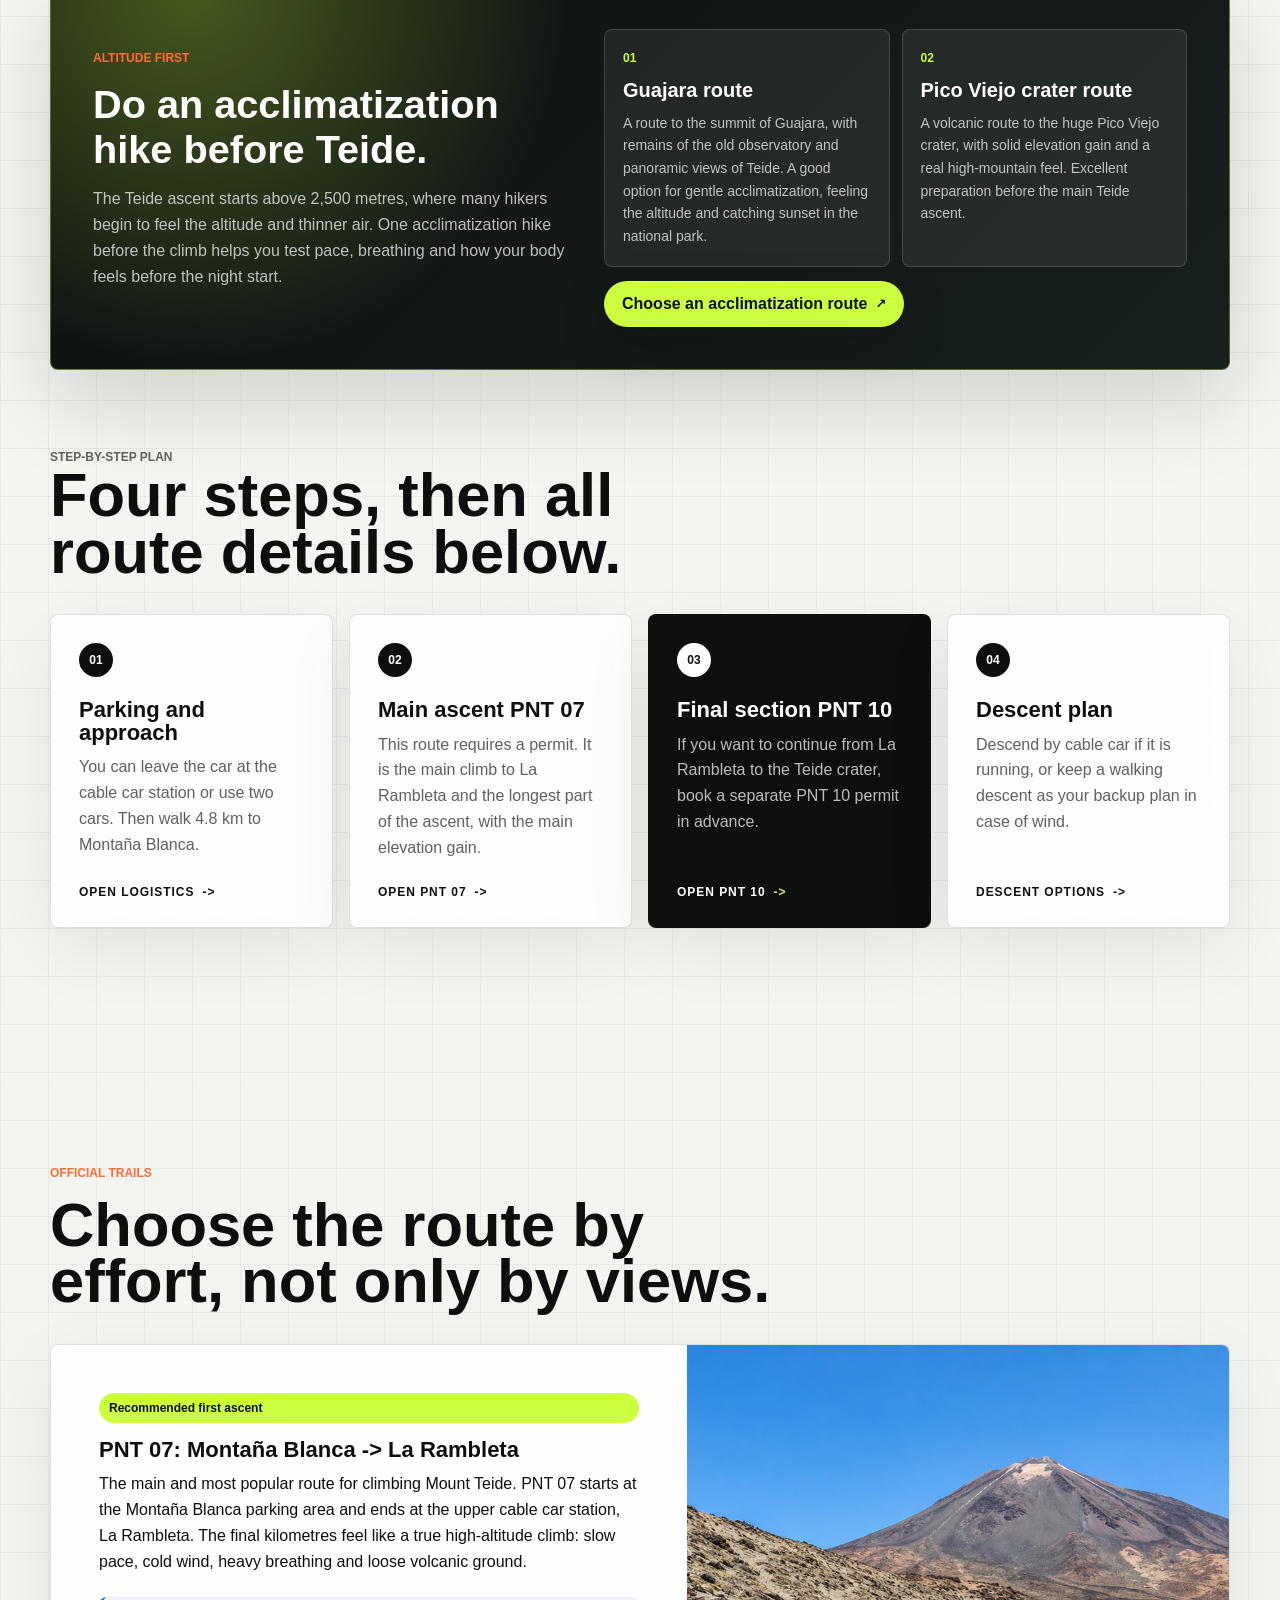
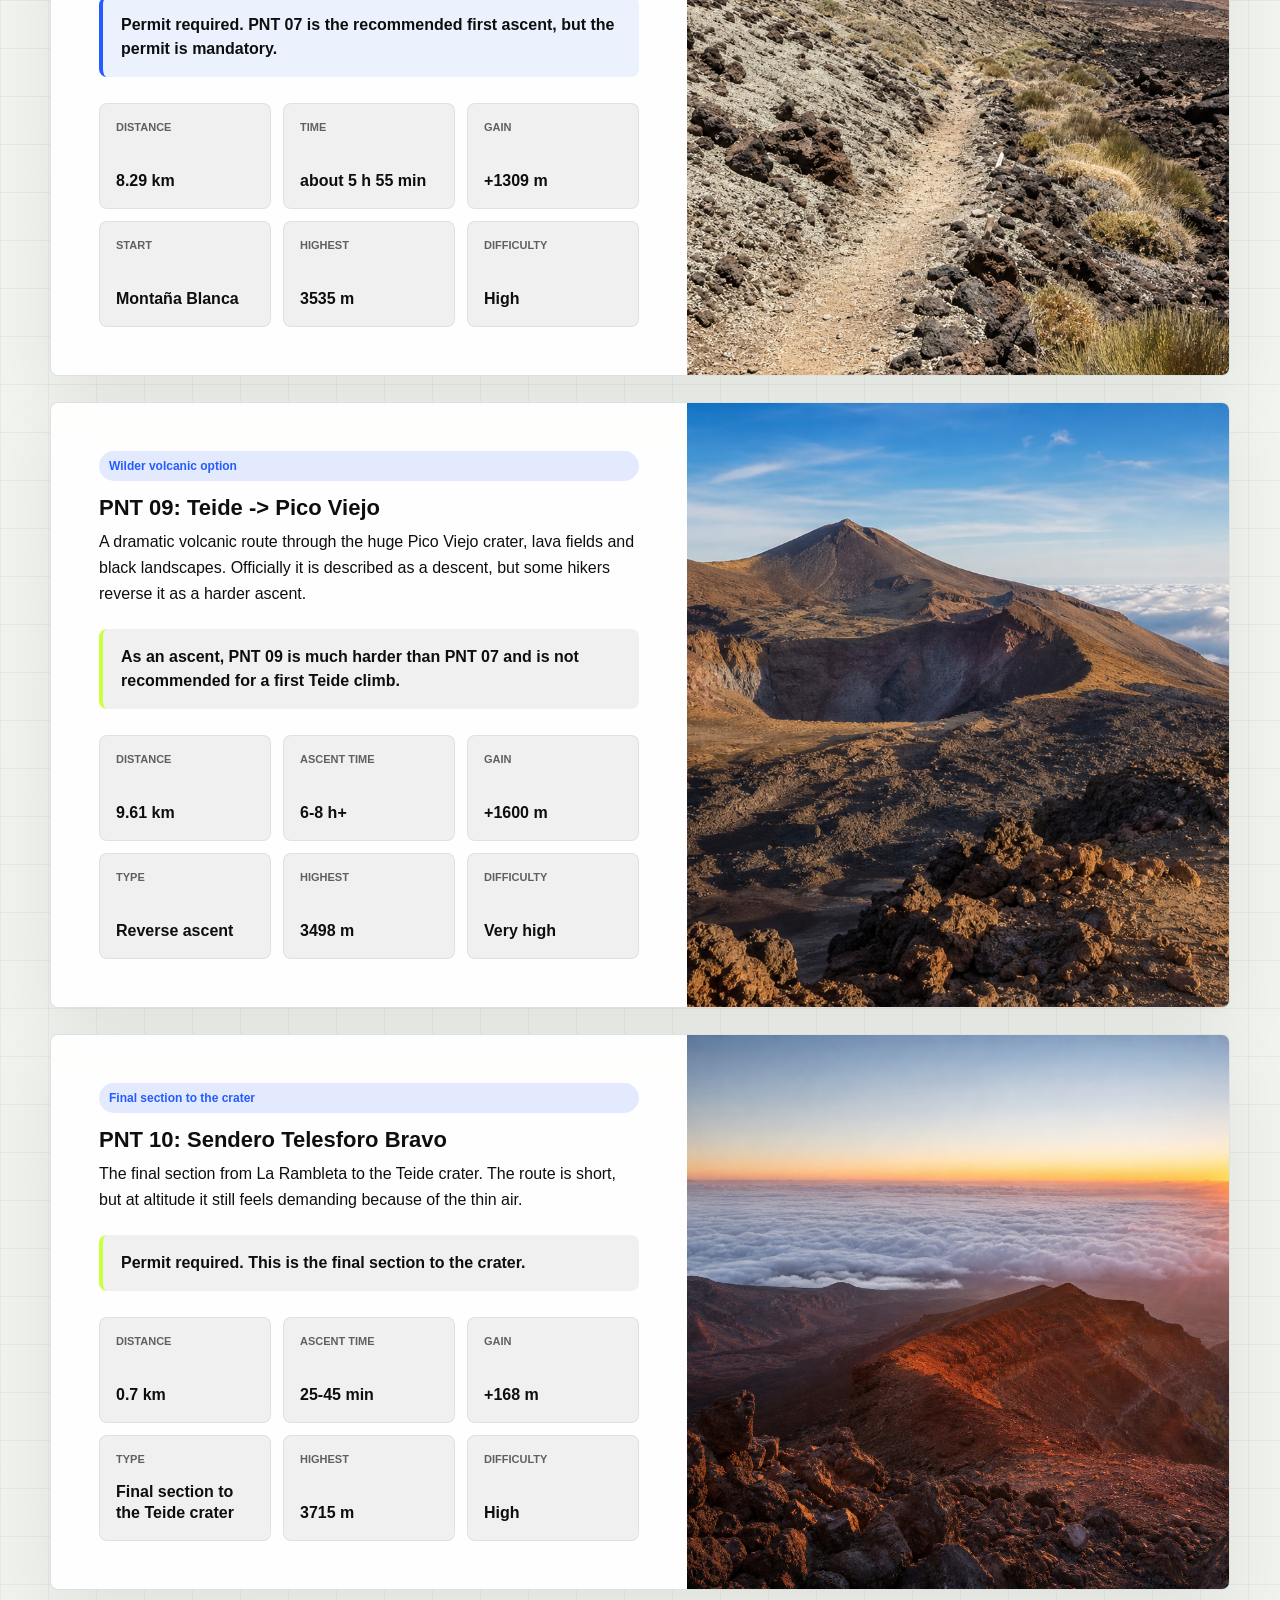
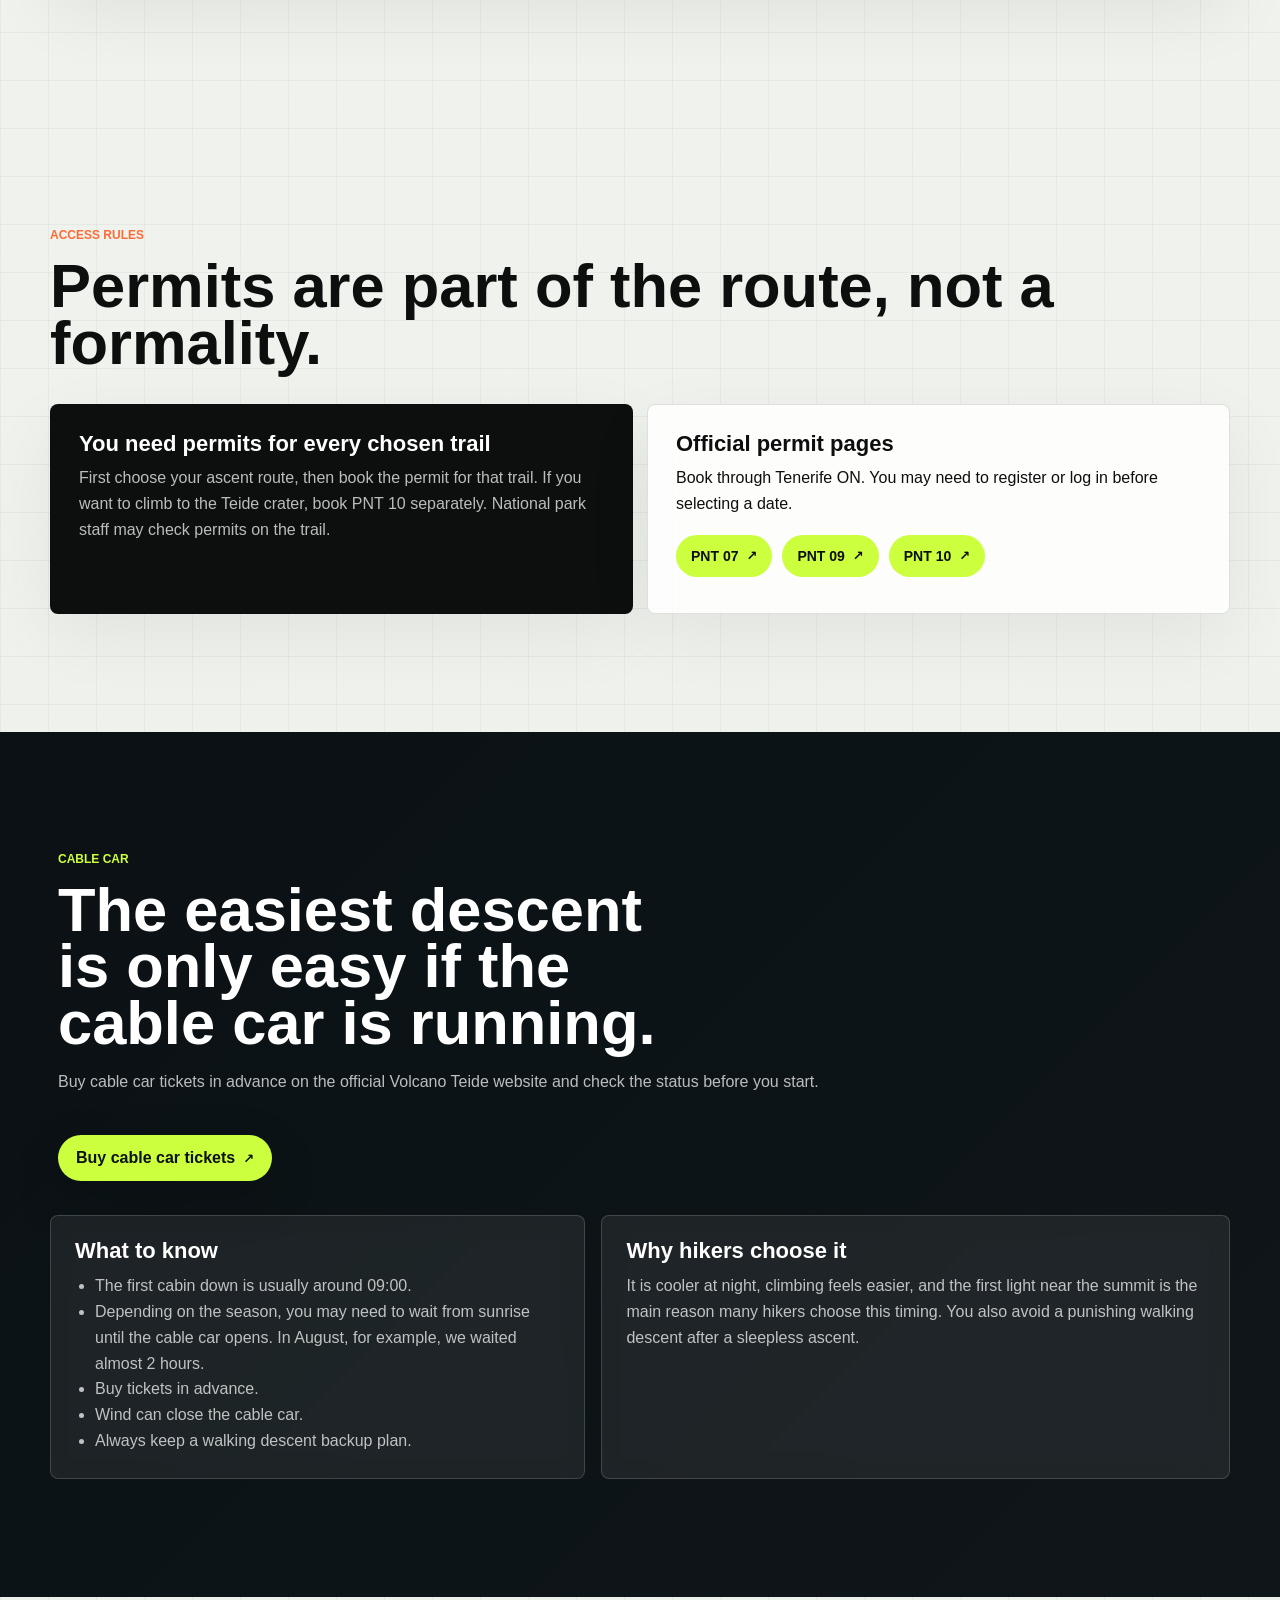
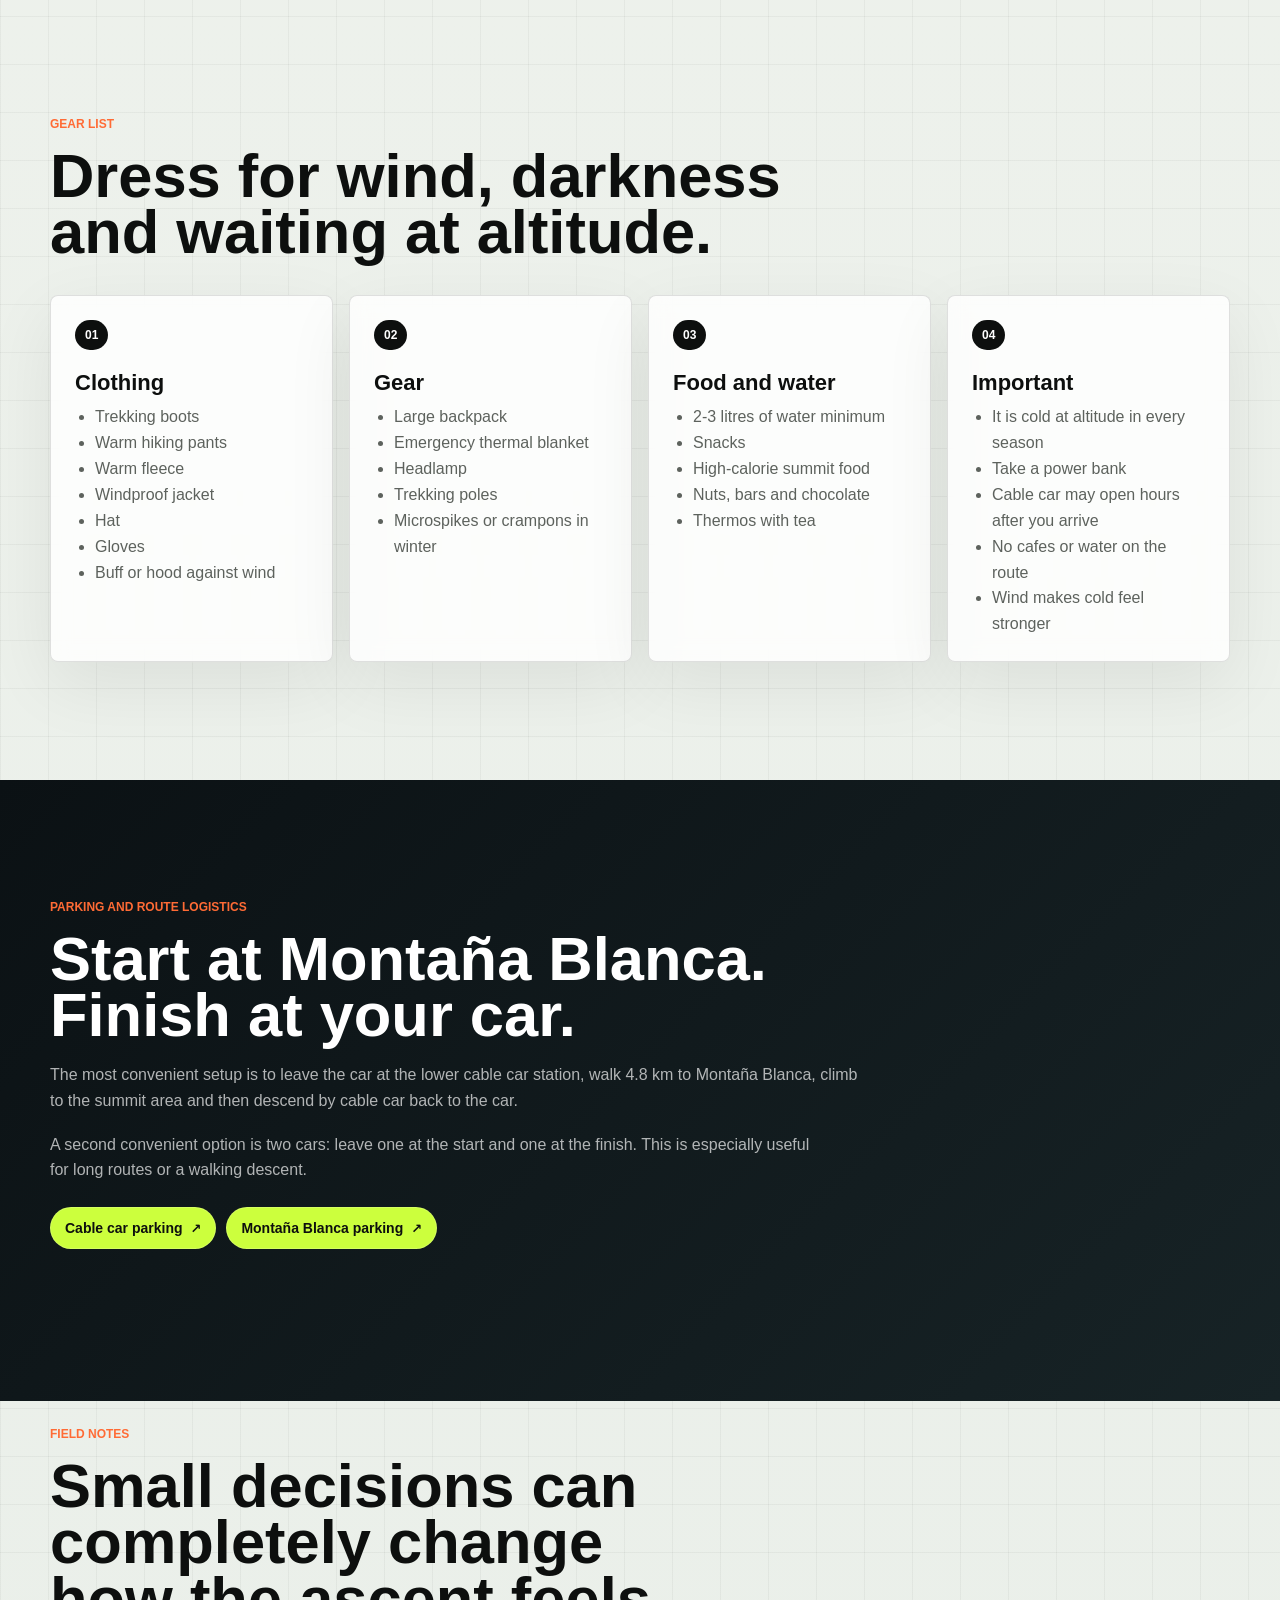
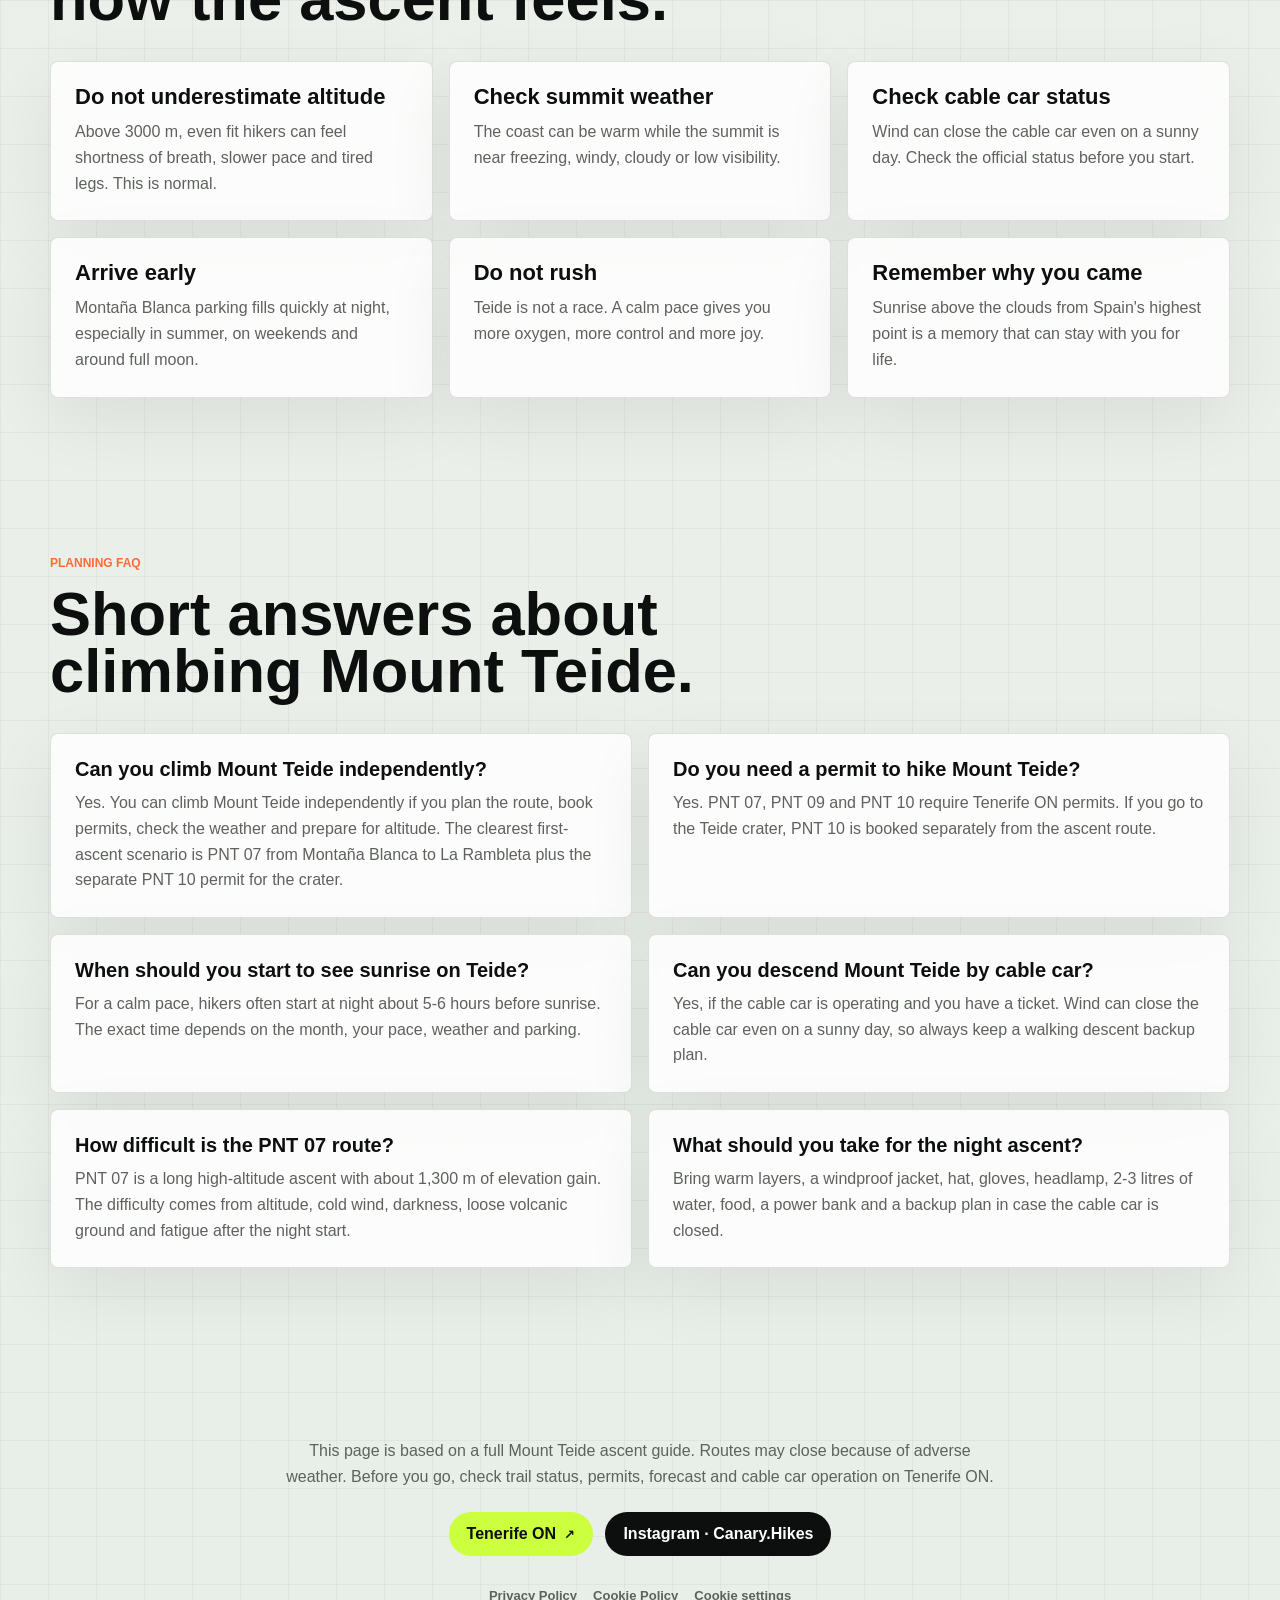
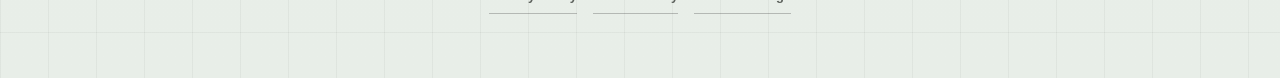
<file: en/teide-guide/index.html>
<!doctype html>
<html lang="en">
  <head>
<!-- Google tag (gtag.js) -->
<script async src="https://www.googletagmanager.com/gtag/js?id=G-Z81YE5CEX2"></script>
<script>
  window.dataLayer = window.dataLayer || [];
  function gtag(){dataLayer.push(arguments);}
  gtag('consent', 'default', {
    analytics_storage: 'denied',
    ad_storage: 'denied',
    ad_user_data: 'denied',
    ad_personalization: 'denied'
  });
  gtag('js', new Date());

  gtag('config', 'G-Z81YE5CEX2');
</script>

    <meta charset="UTF-8" />
    <meta name="viewport" content="width=device-width, initial-scale=1.0" />
    <title>Mount Teide Hike Guide: PNT 07, Permits, Sunrise and Cable Car | Canary.Hikes</title>
    <meta name="description" content="How to climb Mount Teide in Tenerife independently: PNT 07 via Montaña Blanca, PNT 07 and PNT 10 permits, night start for sunrise, parking, cable car descent, gear list and backup descent options." />
    <meta name="robots" content="index, follow, max-image-preview:large" />
    <meta name="author" content="Canary.Hikes" />
    <meta property="og:title" content="Mount Teide Hike Guide: route, permits and sunrise" />
    <meta property="og:description" content="A practical guide to climbing Mount Teide: PNT 07, PNT 10, Tenerife ON permits, night start, parking, cable car, gear and descent options." />
    <meta property="og:type" content="article" />
    <meta property="og:url" content="https://www.canaryhikes.eu/en/teide-guide/" />
    <meta property="og:image" content="https://www.canaryhikes.eu/assets/teide-real-sunrise-portrait.jpg" />
    <meta property="og:image:alt" content="Sunrise above the clouds during the Mount Teide hike in Tenerife" />
    <meta property="article:section" content="Hiking in Tenerife" />
    <meta property="article:tag" content="Mount Teide hike" />
    <meta property="article:tag" content="PNT 07 route" />
    <meta property="article:tag" content="Teide permit" />
    <meta name="twitter:card" content="summary_large_image" />
    <meta name="twitter:title" content="Mount Teide Hike Guide: PNT 07, Permits, Sunrise and Cable Car | Canary.Hikes" />
    <meta name="twitter:description" content="A practical guide to climbing Mount Teide: PNT 07, PNT 10, Tenerife ON permits, night start, parking, cable car, gear and descent options." />
    <meta name="twitter:image" content="https://www.canaryhikes.eu/assets/teide-real-sunrise-portrait.jpg" />
    <meta name="keywords" content="Mount Teide hike, climb Mount Teide independently, PNT 07 Teide, PNT 10 permit, Montaña Blanca, La Rambleta, Teide cable car, Teide sunrise hike, Tenerife hiking" />
    <link rel="canonical" href="https://www.canaryhikes.eu/en/teide-guide/" />
    <link rel="alternate" hreflang="en" href="https://www.canaryhikes.eu/en/teide-guide/" />
    <link rel="alternate" hreflang="de" href="https://www.canaryhikes.eu/de/teide-guide/" />
    <link rel="alternate" hreflang="ru" href="https://www.canaryhikes.eu/ru/teide-guide/" />
    <link rel="alternate" hreflang="es" href="https://www.canaryhikes.eu/es/teide-guide/" />
    <link rel="alternate" hreflang="x-default" href="https://www.canaryhikes.eu/en/teide-guide/" />
    <link rel="stylesheet" href="/styles.css?v=90" />
    <script type="application/ld+json">
{
      "@context": "https://schema.org",
      "@graph": [
            {
                  "@type": "WebSite",
                  "@id": "https://www.canaryhikes.eu/#website",
                  "name": "Canary.Hikes",
                  "url": "https://www.canaryhikes.eu/",
                  "inLanguage": [
                        "ru",
                        "en",
                        "de",
                        "es"
                  ]
            },
            {
                  "@type": "BreadcrumbList",
                  "@id": "https://www.canaryhikes.eu/en/teide-guide/#breadcrumb",
                  "itemListElement": [
                        {
                              "@type": "ListItem",
                              "position": 1,
                              "name": "Canary.Hikes",
                              "item": "https://www.canaryhikes.eu/en/"
                        },
                        {
                              "@type": "ListItem",
                              "position": 2,
                              "name": "Teide Guide",
                              "item": "https://www.canaryhikes.eu/en/teide-guide/"
                        }
                  ]
            },
            {
                  "@type": "Article",
                  "@id": "https://www.canaryhikes.eu/en/teide-guide/#article",
                  "headline": "Independent Mount Teide hike: PNT 07 route, permits and sunrise",
                  "description": "How to climb Mount Teide in Tenerife independently: PNT 07 via Montaña Blanca, PNT 07 and PNT 10 permits, night start for sunrise, parking, cable car descent, gear list and backup descent options.",
                  "image": [
                        "https://www.canaryhikes.eu/assets/teide-real-sunrise-portrait.jpg",
                        "https://www.canaryhikes.eu/assets/teide-real-night.jpg",
                        "https://www.canaryhikes.eu/assets/teide-real-summit.jpg"
                  ],
                  "author": {
                        "@type": "Organization",
                        "name": "Canary.Hikes",
                        "url": "https://www.canaryhikes.eu/"
                  },
                  "publisher": {
                        "@type": "Organization",
                        "name": "Canary.Hikes"
                  },
                  "mainEntityOfPage": "https://www.canaryhikes.eu/en/teide-guide/",
                  "inLanguage": "en",
                  "about": [
                        "Mount Teide hike",
                        "PNT 07 route",
                        "PNT 10 permit",
                        "Tenerife hiking",
                        "Teide cable car"
                  ]
            },
            {
                  "@type": "HowTo",
                  "@id": "https://www.canaryhikes.eu/en/teide-guide/#howto",
                  "name": "How to climb Mount Teide independently",
                  "description": "Step-by-step plan for climbing Mount Teide via PNT 07 and PNT 10, including parking, permits, night start and descent options.",
                  "image": "https://www.canaryhikes.eu/assets/teide-real-sunrise-portrait.jpg",
                  "step": [
                        {
                              "@type": "HowToStep",
                              "name": "Choose parking and start point",
                              "text": "Leave the car at the cable car station or use two cars. From the lower cable car station to Montaña Blanca you need to walk about 4.8 km."
                        },
                        {
                              "@type": "HowToStep",
                              "name": "Book the PNT 07 permit",
                              "text": "PNT 07 is the main route from Montaña Blanca to La Rambleta. It requires a Tenerife ON permit booked in advance."
                        },
                        {
                              "@type": "HowToStep",
                              "name": "Book the separate PNT 10 crater permit",
                              "text": "If you want to continue from La Rambleta to the Teide crater, you need a separate permit for Sendero Telesforo Bravo, PNT 10."
                        },
                        {
                              "@type": "HowToStep",
                              "name": "Choose a night start time",
                              "text": "To watch sunrise, start at night with a time buffer. The exact start depends on the month, your pace, weather and parking."
                        },
                        {
                              "@type": "HowToStep",
                              "name": "Plan the descent in advance",
                              "text": "After sunrise you can descend by cable car if it operates and you have a ticket. If wind closes the cable car, you need a walking descent plan."
                        }
                  ]
            },
            {
                  "@type": "FAQPage",
                  "@id": "https://www.canaryhikes.eu/en/teide-guide/#faq",
                  "mainEntity": [
                        {
                              "@type": "Question",
                              "name": "Can you climb Mount Teide independently?",
                              "acceptedAnswer": {
                                    "@type": "Answer",
                                    "text": "Yes. You can climb Mount Teide independently if you plan the route, book permits, check the weather and prepare for altitude. The clearest first-ascent scenario is PNT 07 from Montaña Blanca to La Rambleta plus the separate PNT 10 permit for the crater."
                              }
                        },
                        {
                              "@type": "Question",
                              "name": "Do you need a permit to hike Mount Teide?",
                              "acceptedAnswer": {
                                    "@type": "Answer",
                                    "text": "Yes. PNT 07, PNT 09 and PNT 10 require Tenerife ON permits. If you go to the Teide crater, PNT 10 is booked separately from the ascent route."
                              }
                        },
                        {
                              "@type": "Question",
                              "name": "When should you start to see sunrise on Teide?",
                              "acceptedAnswer": {
                                    "@type": "Answer",
                                    "text": "For a calm pace, hikers often start at night about 5-6 hours before sunrise. The exact time depends on the month, your pace, weather and parking."
                              }
                        },
                        {
                              "@type": "Question",
                              "name": "Can you descend Mount Teide by cable car?",
                              "acceptedAnswer": {
                                    "@type": "Answer",
                                    "text": "Yes, if the cable car is operating and you have a ticket. Wind can close the cable car even on a sunny day, so always keep a walking descent backup plan."
                              }
                        }
                  ]
            }
      ]
}
    </script>
  </head>
  <body>
    <header class="topbar">
      <a class="brand" href="/en/teide-guide/" aria-label="Canary.Hikes home">
        <span>Canary.Hikes</span>
      </a>
      <button class="menu-toggle" type="button" aria-expanded="false" aria-label="Open menu">☰</button>
      <nav class="nav" aria-label="Main navigation">
        <a href="/en/hiking-routes/" data-page-link="hiking" data-i18n="siteNav.hiking">Hiking Routes</a>
        <a href="/en/road-trips/" data-page-link="road" data-i18n="siteNav.road">Road Trips</a>
        <a href="/en/teide-guide/" data-page-link="teide" data-i18n="siteNav.teide">Teide Guide</a>
      </nav>
      <div class="lang-switch" aria-label="Language selector">
        <a data-lang="en" href="?lang=en">EN</a>
        <a data-lang="de" href="?lang=de">DE</a>
        <a data-lang="ru" href="?lang=ru">RU</a>
        <a data-lang="es" href="?lang=es">ES</a>
      </div>
    </header>

    <main id="top">
      <section class="hero">
        <img src="/assets/teide-sunrise.png" alt="Sunrise above the clouds on the Mount Teide hiking route in Tenerife" data-i18n-alt="hero.imageAlt" />
        <div class="hero-shade"></div>
        <div class="hero-content">
          <p class="eyebrow" data-i18n="hero.eyebrow">SUMMIT ASCENT GUIDE</p>
          <h1 data-i18n="hero.title">Independent Mount Teide Hike</h1>
          <p class="hero-copy" data-i18n="hero.copy">A practical guide to the ascent: route, permits, parking, cable car, gear list, descent options and altitude considerations.</p>
          <div class="hero-actions">
            <a class="primary-btn" href="#routes" data-i18n="hero.cta">Plan the ascent</a>
          </div>
        </div>
        <aside class="summit-panel" aria-label="Key summit facts">
          <span data-i18n="hero.panelLabel">Summit</span>
          <strong>3715 m</strong>
          <p data-i18n="hero.panelText">Highest point of Spain and the Atlantic islands.</p>
        </aside>
      </section>

      <section class="intro section-pad">
        <div>
          <p class="eyebrow" data-i18n="intro.eyebrow">Read this first</p>
          <h2 data-i18n="intro.title">This is a serious ascent that requires preparation.</h2>
        </div>
        <div class="intro-note">
          <p data-i18n="intro.copy">We completed this route ourselves and gathered the practical details that matter on the mountain: permits, parking, cable car, gear, pace and descent options. The goal is a calm, well-prepared sunrise on Teide.</p>
          <div class="intro-metrics" aria-label="Key route facts">
            <span><strong>3715 m</strong> summit</span>
            <span><strong>PNT 07 + PNT 10</strong> main scenario</span>
            <span><strong>night start</strong> for sunrise</span>
          </div>
          <div class="intro-gallery" aria-label="Photos from the Mount Teide ascent">
            <figure>
              <img src="/assets/teide-real-night.jpg" alt="Night ascent on Mount Teide under the stars" loading="lazy" />
            </figure>
            <figure>
              <img src="/assets/teide-real-summit.jpg" alt="Sunrise on the route toward the Teide summit" loading="lazy" />
            </figure>
          </div>
        </div>
      </section>

      <section id="sunrise" class="sunrise-plan section-pad" aria-label="When to start on Teide">
        <div class="sunrise-panel">
          <div class="section-head">
            <p class="eyebrow">Start time</p>
            <h2>You can hike at any time of day, but the night ascent is especially powerful.</h2>
            <p>In daylight the route is easier to read, but at night it is cooler, quieter and the sunrise from the highest point of Spain and the Atlantic islands can become a lifelong memory. The table below gives an approximate start time from the cable car parking for a steady pace with a buffer. Always check the exact sunrise time for your date before you go.</p>
          </div>
          <div class="sunrise-layout">
            <div>
              <div class="sunrise-highlights" aria-label="Why go at night">
                <article><span>01</span><strong>Cooler</strong><p>This matters especially in summer: after sunrise the volcanic slope warms up quickly.</p></article>
                <article><span>02</span><strong>Quieter</strong><p>At night there are fewer people and less visual noise, so it is easier to keep your rhythm.</p></article>
                <article><span>03</span><strong>Sunrise</strong><p>The main moment of the route: light above the clouds and Teide’s shadow over the island.</p></article>
              </div>
              <div class="sunrise-table-wrap">
                <table class="sunrise-table">
                  <thead>
                    <tr>
                      <th>Month</th>
                      <th>Sunrise</th>
                      <th>Start</th>
                    </tr>
                  </thead>
                  <tbody>
                    <tr><td>January</td><td>around 07:55</td><td>01:15-01:45</td></tr>
                    <tr><td>February</td><td>around 07:40</td><td>01:00-01:30</td></tr>
                    <tr><td>March</td><td>around 07:15</td><td>00:30-01:00</td></tr>
                    <tr><td>April</td><td>around 07:45</td><td>01:00-01:30</td></tr>
                    <tr><td>May</td><td>around 07:15</td><td>00:30-01:00</td></tr>
                    <tr><td>June</td><td>around 07:05</td><td>00:15-00:45</td></tr>
                    <tr><td>July</td><td>around 07:20</td><td>00:30-01:00</td></tr>
                    <tr><td>August</td><td>around 07:35</td><td>00:45-01:15</td></tr>
                    <tr><td>September</td><td>around 07:50</td><td>01:00-01:30</td></tr>
                    <tr><td>October</td><td>around 08:05</td><td>01:15-01:45</td></tr>
                    <tr><td>November</td><td>around 07:25</td><td>00:45-01:15</td></tr>
                    <tr><td>December</td><td>around 07:50</td><td>01:15-01:45</td></tr>
                  </tbody>
                </table>
              </div>
            </div>
            <figure class="sunrise-photo">
              <img src="/assets/teide-real-sunrise-portrait.jpg" alt="Sunrise above the clouds during the Teide ascent" loading="lazy" />
              <figcaption>Sunrise near the summit: the moment that makes the night start worth it.</figcaption>
            </figure>
          </div>
        </div>
      </section>

      <section class="acclimatize section-pad">
        <div class="acclimatize-copy">
          <p class="eyebrow" data-i18n="acclimatize.eyebrow">Altitude first</p>
          <h2 data-i18n="acclimatize.title">Do an acclimatization hike before Teide.</h2>
          <p data-i18n="acclimatize.copy">The Teide ascent starts above 2,500 metres, where many hikers begin to feel the altitude and thinner air. One acclimatization hike before the climb helps you test pace, breathing and how your body feels before the night start.</p>
        </div>
        <div class="acclimatize-actions">
          <div class="mini-products">
            <article>
              <span>01</span>
              <strong data-i18n="acclimatize.routeOne">Guajara route</strong>
              <p data-i18n="acclimatize.routeOneText">A route to the summit of Guajara, with remains of the old observatory and panoramic views of Teide. A good option for gentle acclimatization, feeling the altitude and catching sunset in the national park.</p>
            </article>
            <article>
              <span>02</span>
              <strong data-i18n="acclimatize.routeTwo">Pico Viejo crater route</strong>
              <p data-i18n="acclimatize.routeTwoText">A volcanic route to the huge Pico Viejo crater, with solid elevation gain and a real high-mountain feel. Excellent preparation before the main Teide ascent.</p>
            </article>
          </div>
          <a class="section-link" data-shop-link="hiking" href="/en/hiking-routes/" data-i18n="acclimatize.cta">Choose an acclimatization route</a>
                  </div>
      </section>

      <section class="ascent-plan section-pad" aria-label="Recommended ascent plan">
        <div class="section-head">
          <p class="eyebrow" data-i18n="plan.eyebrow">Step-by-step plan</p>
          <h2 data-i18n="plan.title">Four steps, then all route details below.</h2>
                  </div>
        <div class="plan-flow">
          <article><span>01</span><h3 data-i18n="plan.step1">Parking and approach</h3><p data-i18n="plan.step1Text">You can leave the car at the cable car station or use two cars. Then walk 4.8 km to Montaña Blanca.</p><a class="step-link" href="#logistics" data-i18n="plan.step1Link">Open logistics</a></article>
          <article><span>02</span><h3 data-i18n="plan.step2">Main ascent PNT 07</h3><p data-i18n="plan.step2Text">This route requires a permit. It is the main climb to La Rambleta and the longest part of the ascent, with the main elevation gain.</p><a class="step-link" href="#routes" data-i18n="plan.step2Link">Open PNT 07</a></article>
          <article><span>03</span><h3 data-i18n="plan.step3">Final section PNT 10</h3><p data-i18n="plan.step3Text">If you want to continue from La Rambleta to the Teide crater, book a separate PNT 10 permit in advance.</p><a class="step-link" href="#pnt10" data-i18n="plan.step3Link">Open PNT 10</a></article>
          <article><span>04</span><h3 data-i18n="plan.step4">Descent plan</h3><p data-i18n="plan.step4Text">Descend by cable car if it is running, or keep a walking descent as your backup plan in case of wind.</p><a class="step-link" href="#cable" data-i18n="plan.step4Link">Descent options</a></article>
        </div>
      </section>

      <section id="routes" class="routes section-pad">
        <div class="section-head">
          <p class="eyebrow" data-i18n="routes.eyebrow">Official trails</p>
          <h2 data-i18n="routes.title">Choose the route by effort, not only by views.</h2>
        </div>
        <div class="route-layout">
          <article class="route-card route-card-unified">
            <div class="route-copy">
              <span class="tag" data-i18n="routes.recommended">Recommended first ascent</span>
              <h3 data-i18n="routes.pnt07Title">PNT 07: Montaña Blanca -> La Rambleta</h3>
              <p data-i18n="routes.pnt07Text">The main and most popular route for climbing Mount Teide. PNT 07 starts at the Montaña Blanca parking area and ends at the upper cable car station, La Rambleta. The final kilometres feel like a true high-altitude climb: slow pace, cold wind, heavy breathing and loose volcanic ground.</p>
              <p class="route-note route-note-light" data-i18n="routes.pnt07Warning">Permit required. PNT 07 is the recommended first ascent, but the permit is mandatory.</p>
              <dl class="stats">
                <div><dt data-i18n="stats.distance">Distance</dt><dd>8.29 km</dd></div>
                <div><dt data-i18n="stats.time">Time</dt><dd>about 5 h 55 min</dd></div>
                <div><dt data-i18n="stats.gain">Gain</dt><dd>+1309 m</dd></div>
                <div><dt data-i18n="stats.start">Start</dt><dd>Montaña Blanca</dd></div>
                <div><dt data-i18n="stats.highest">Highest point</dt><dd>3535 m</dd></div>
                <div><dt data-i18n="stats.difficulty">Difficulty</dt><dd data-i18n="stats.high">High</dd></div>
              </dl>
            </div>
            <img src="/assets/teide-montana-blanca.png" alt="Montaña Blanca trail toward Mount Teide" />
          </article>

          <article class="route-card route-card-unified">
            <div class="route-copy">
              <span class="tag dark" data-i18n="routes.wild">Wilder volcanic option</span>
              <h3 data-i18n="routes.pnt09Title">PNT 09: Teide -> Pico Viejo</h3>
              <p data-i18n="routes.pnt09Text">A dramatic volcanic route through the huge Pico Viejo crater, lava fields and black landscapes. Officially it is described as a descent, but some hikers reverse it as a harder ascent.</p>
              <p class="route-note" data-i18n="routes.pnt09Warning">As an ascent, PNT 09 is much harder than PNT 07 and is not recommended for a first Teide climb.</p>
              <dl class="stats two">
                <div><dt data-i18n="stats.distance">Distance</dt><dd>9.61 km</dd></div>
                <div><dt data-i18n="stats.ascentTime">Ascent time</dt><dd>6-8 h+</dd></div>
                <div><dt data-i18n="stats.gain">Gain</dt><dd>+1600 m</dd></div>
                <div><dt data-i18n="stats.routeType">Type</dt><dd data-i18n="stats.reverseAscent">Reverse ascent</dd></div>
                <div><dt data-i18n="stats.highest">Highest point</dt><dd>3498 m</dd></div>
                <div><dt data-i18n="stats.difficulty">Difficulty</dt><dd data-i18n="stats.veryHigh">Very high</dd></div>
              </dl>
            </div>
            <img src="/assets/teide-pico-viejo.png" alt="Pico Viejo volcanic landscape and lava fields" />
          </article>
          <article id="pnt10" class="route-card route-card-unified">
            <div class="route-copy">
              <span class="tag dark">Final section to the crater</span>
              <h3>PNT 10: Sendero Telesforo Bravo</h3>
              <p>The final section from La Rambleta to the Teide crater. The route is short, but at altitude it still feels demanding because of the thin air.</p>
              <p class="route-note">Permit required. This is the final section to the crater.</p>
              <dl class="stats two">
                <div><dt data-i18n="stats.distance">Distance</dt><dd>0.7 km</dd></div>
                <div><dt data-i18n="stats.ascentTime">Ascent time</dt><dd>25-45 min</dd></div>
                <div><dt data-i18n="stats.gain">Gain</dt><dd>+168 m</dd></div>
                <div><dt data-i18n="stats.routeType">Type</dt><dd>Final section to the Teide crater</dd></div>
                <div><dt data-i18n="stats.highest">Highest point</dt><dd>3715 m</dd></div>
                <div><dt data-i18n="stats.difficulty">Difficulty</dt><dd data-i18n="stats.high">High</dd></div>
              </dl>
            </div>
            <img src="/assets/teide-sunrise.png" alt="Final PNT 10 section to the Teide crater" />
          </article>
        </div>
      </section>

      <section id="permits" class="permits section-pad">
        <div class="stack">
          <p class="eyebrow" data-i18n="permits.eyebrow">Access rules</p>
          <h2 data-i18n="permits.title">Permits are part of the route, not a formality.</h2>
          <div class="permit-grid">
            <article class="permit-rule">
              <h3 data-i18n="permits.allTitle">You need permits for every chosen trail</h3>
              <p data-i18n="permits.allText">First choose your ascent route, then book the permit for that trail. If you want to climb to the Teide crater, book PNT 10 separately. National park staff may check permits on the trail.</p>
            </article>

            <article class="permit-actions">
              <h3 data-i18n="permits.linksTitle">Official permit pages</h3>
              <p data-i18n="permits.linksText">Book through Tenerife ON. You may need to register or log in before selecting a date.</p>
              <div class="permit-links" aria-label="Official Tenerife ON permit links">
                <a href="https://www.tenerifeon.es/itinerarios/sendero/pnt-07-montana-blanca-la-rambleta" target="_blank" rel="noreferrer">PNT 07</a>
                <a href="https://www.tenerifeon.es/itinerarios/sendero/pnt-09-teide-pico-viejo-mirador-de-las-narices-del-teide" target="_blank" rel="noreferrer">PNT 09</a>
                <a href="https://www.tenerifeon.es/itinerarios/sendero/pnt-10-telesforo-bravo" target="_blank" rel="noreferrer">PNT 10</a>
              </div>
            </article>
          </div>
        </div>
      </section>

      <section id="cable" class="cable section-pad">
        <div class="section-head">
          <p class="eyebrow" data-i18n="cable.eyebrow">Cable car</p>
          <h2 data-i18n="cable.title">The easiest descent is only easy if the cable car is running.</h2>
          <p data-i18n="cable.ticketText">Buy cable car tickets in advance on the official Volcano Teide website and check the status before you start.</p>
          <a class="section-link" href="https://www.volcanoteide.com/en/volcano_teide/teide_cable_car/teide_cable_car" target="_blank" rel="noreferrer" data-i18n="cable.ticketCta">Buy cable car tickets</a>
        </div>
        <div class="columns cable-columns">
          <article><h3 data-i18n="cable.know">What to know</h3><ul id="cable-list"></ul></article>
          <article><h3 data-i18n="cable.why">Why hikers choose it</h3><p data-i18n="cable.whyText">It is cooler at night, climbing feels easier, and the first light near the summit is the main reason many hikers choose this timing. You also avoid a punishing walking descent after a sleepless ascent.</p></article>
        </div>
      </section>

      <section id="gear" class="gear section-pad">
        <div class="section-head">
          <p class="eyebrow" data-i18n="gear.eyebrow">Gear list</p>
          <h2 data-i18n="gear.title">Dress for wind, darkness and waiting at altitude.</h2>
        </div>
        <div class="gear-grid" id="gear-grid"></div>
      </section>

      <section id="logistics" class="logistics section-pad">
        <div class="section-head">
          <p class="eyebrow" data-i18n="logistics.eyebrow">Parking and route logistics</p>
          <h2 data-i18n="logistics.title">Start at Montaña Blanca. Finish at your car.</h2>
          <p data-i18n="logistics.copy">The most convenient setup is to leave the car at the lower cable car station, walk 4.8 km to Montaña Blanca, climb to the summit area and then descend by cable car back to the car.</p>
          <p class="parking-note" data-i18n="logistics.twoCars">A second convenient option is two cars: leave one at the start and one at the finish. This is especially useful for long routes or a walking descent.</p>
          <div class="map-links" aria-label="Google Maps parking links">
            <a href="https://www.google.com/maps/search/?api=1&query=Telef%C3%A9rico%20del%20Teide%20Parking" target="_blank" rel="noreferrer" data-i18n="maps.teleferico">Cable car parking</a>
            <a href="https://www.google.com/maps/search/?api=1&query=Parking%20Monta%C3%B1a%20Blanca%20Teide" target="_blank" rel="noreferrer" data-i18n="maps.montana">Montaña Blanca parking</a>
          </div>
        </div>
      </section>

      <section class="tips section-pad">
        <div class="section-head">
          <p class="eyebrow" data-i18n="tips.eyebrow">Field notes</p>
          <h2 data-i18n="tips.title">Small decisions can completely change how the ascent feels.</h2>
        </div>
        <div class="tip-grid" id="tip-grid"></div>
      </section>

      <section class="faq section-pad" aria-labelledby="teide-faq-title">
        <div class="section-head">
          <p class="eyebrow">Planning FAQ</p>
          <h2 id="teide-faq-title">Short answers about climbing Mount Teide.</h2>
        </div>
        <div class="faq-grid">
          <article>
            <h3>Can you climb Mount Teide independently?</h3>
            <p>Yes. You can climb Mount Teide independently if you plan the route, book permits, check the weather and prepare for altitude. The clearest first-ascent scenario is PNT 07 from Montaña Blanca to La Rambleta plus the separate PNT 10 permit for the crater.</p>
          </article>
          <article>
            <h3>Do you need a permit to hike Mount Teide?</h3>
            <p>Yes. PNT 07, PNT 09 and PNT 10 require Tenerife ON permits. If you go to the Teide crater, PNT 10 is booked separately from the ascent route.</p>
          </article>
          <article>
            <h3>When should you start to see sunrise on Teide?</h3>
            <p>For a calm pace, hikers often start at night about 5-6 hours before sunrise. The exact time depends on the month, your pace, weather and parking.</p>
          </article>
          <article>
            <h3>Can you descend Mount Teide by cable car?</h3>
            <p>Yes, if the cable car is operating and you have a ticket. Wind can close the cable car even on a sunny day, so always keep a walking descent backup plan.</p>
          </article>
          <article>
            <h3>How difficult is the PNT 07 route?</h3>
            <p>PNT 07 is a long high-altitude ascent with about 1,300 m of elevation gain. The difficulty comes from altitude, cold wind, darkness, loose volcanic ground and fatigue after the night start.</p>
          </article>
          <article>
            <h3>What should you take for the night ascent?</h3>
            <p>Bring warm layers, a windproof jacket, hat, gloves, headlamp, 2-3 litres of water, food, a power bank and a backup plan in case the cable car is closed.</p>
          </article>
        </div>
      </section>

    </main>

    <footer>
      <p data-i18n="footer.copy">This page is based on a full Mount Teide ascent guide. Routes may close because of adverse weather. Before you go, check trail status, permits, forecast and cable car operation on Tenerife ON.</p>
      <a class="footer-link" href="https://www.tenerifeon.es/" target="_blank" rel="noreferrer">Tenerife ON</a>
      <a class="instagram-link" href="https://www.instagram.com/Canary.Hikes" target="_blank" rel="noreferrer">Instagram · Canary.Hikes</a>
      <nav class="legal-links" aria-label="Legal links">
        <a href="/privacy-policy/" data-legal="privacy">Privacy Policy</a>
        <a href="/cookie-policy/" data-legal="cookies">Cookie Policy</a>
        <button type="button" data-cookie-settings>Cookie settings</button>
      </nav>
    </footer>

    <script src="/app.js?v=90"></script>
  </body>
</html>
</file>
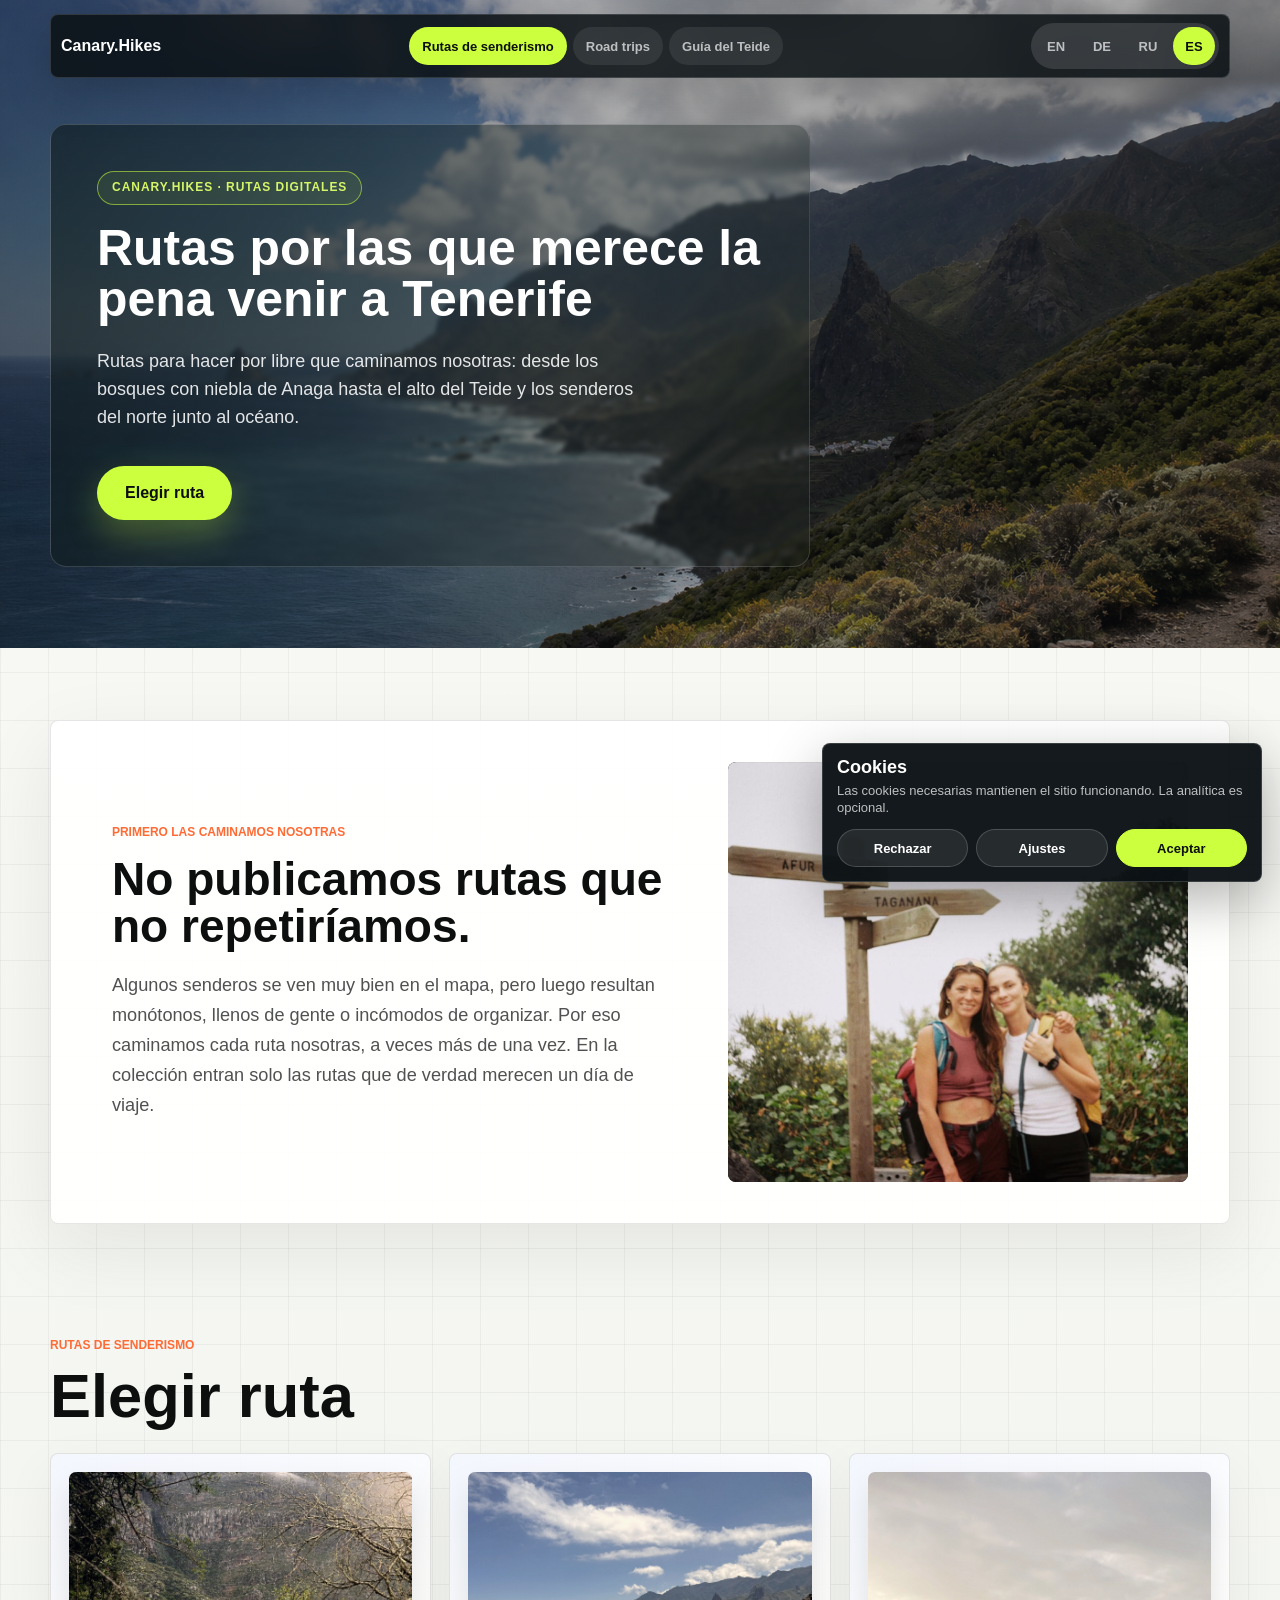
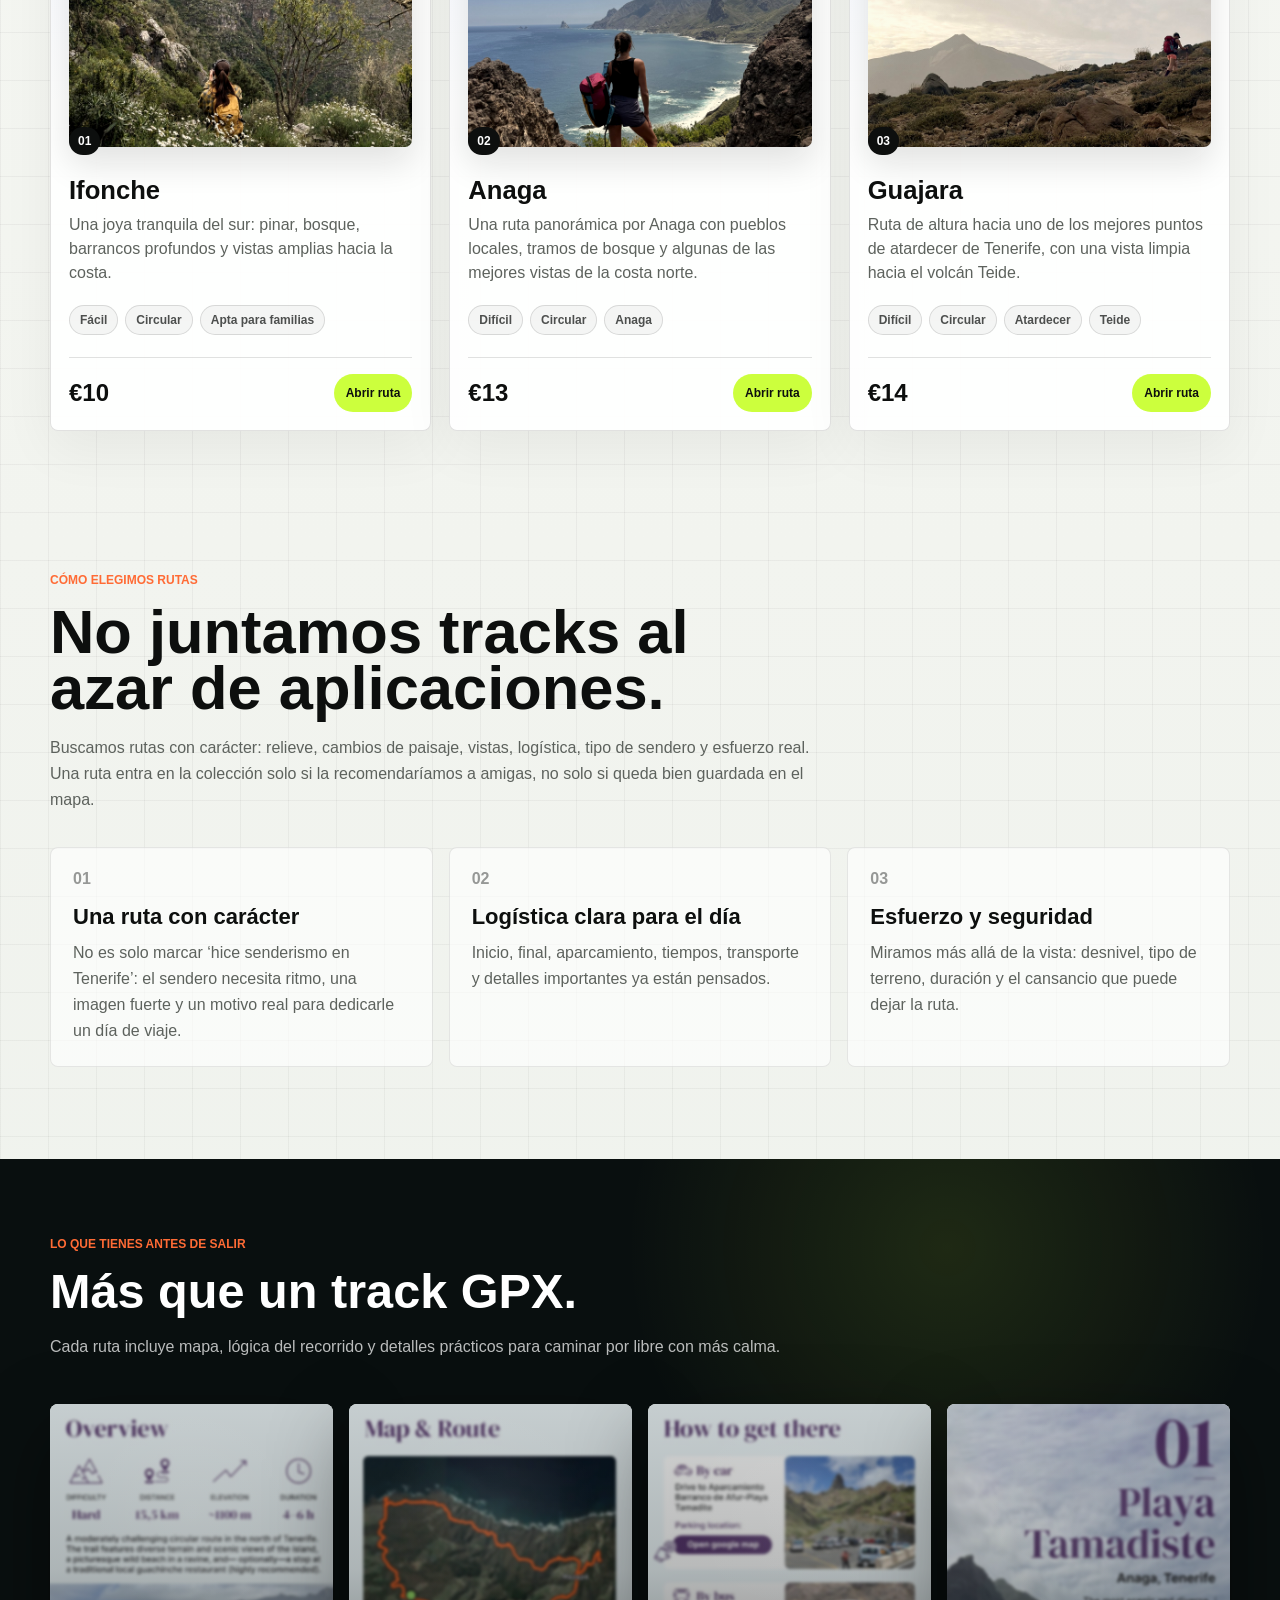
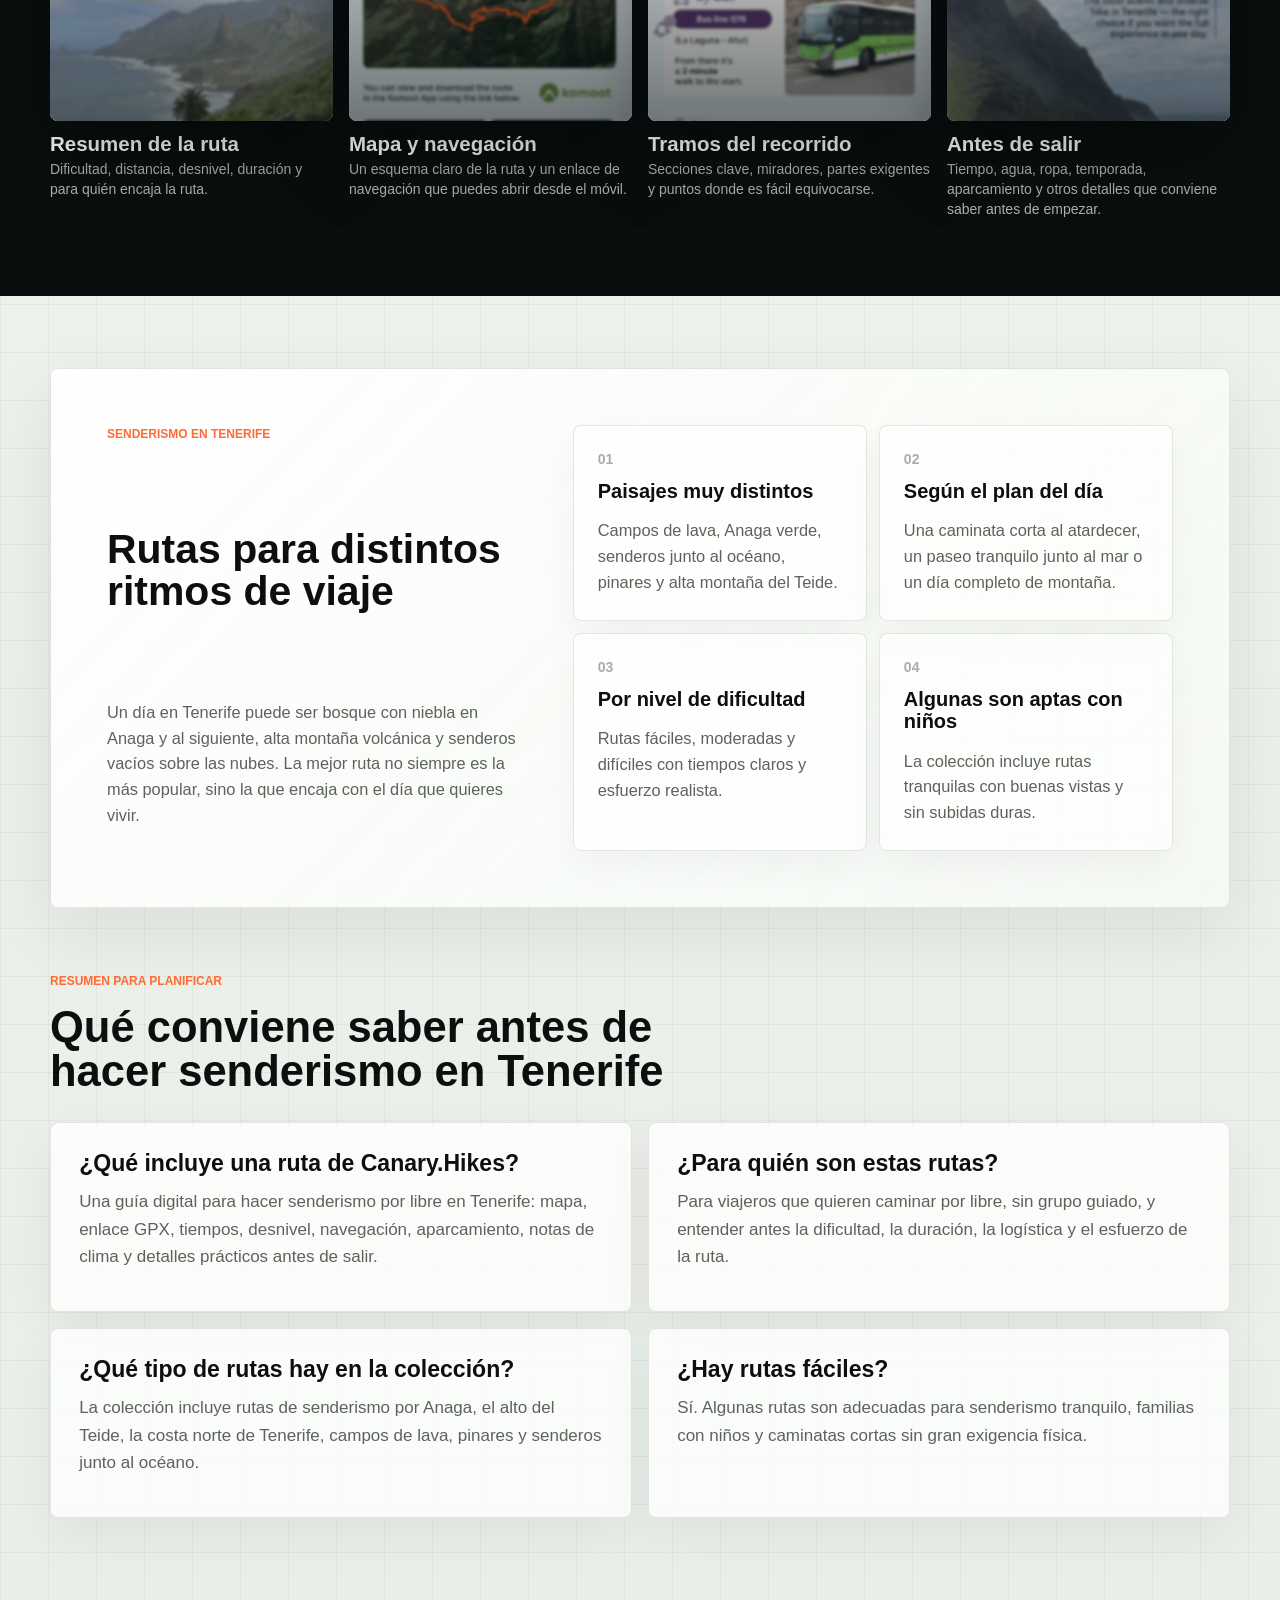
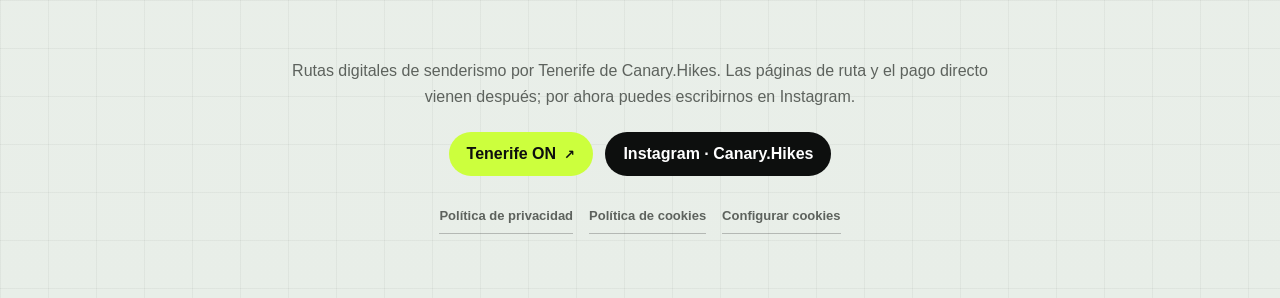
<file: es/hiking-routes/index.html>
<!doctype html>
<html lang="es">
  <head>
<!-- Google tag (gtag.js) -->
<script async src="https://www.googletagmanager.com/gtag/js?id=G-Z81YE5CEX2"></script>
<script>
  window.dataLayer = window.dataLayer || [];
  function gtag(){dataLayer.push(arguments);}
  gtag('consent', 'default', {
    analytics_storage: 'denied',
    ad_storage: 'denied',
    ad_user_data: 'denied',
    ad_personalization: 'denied'
  });
  gtag('js', new Date());
  gtag('config', 'G-Z81YE5CEX2');
</script>

    <meta charset="UTF-8" />
    <meta name="viewport" content="width=device-width, initial-scale=1.0" />
    <title>Rutas de senderismo en Tenerife sin grupo guiado | Canary.Hikes</title>
    <meta name="description" content="Rutas de senderismo por Tenerife para hacer por libre: mapa, enlace GPX, tiempos, desnivel, dificultad, inicio, aparcamiento y notas prácticas para Anaga, Teide y la costa norte." />
    <meta property="og:title" content="Rutas de Tenerife que merecen un día de viaje" />
    <meta property="og:description" content="Rutas de senderismo por Tenerife para hacer por libre: Anaga, Teide y costa norte con mapa, enlace GPX, tiempos, dificultad, inicio y consejos prácticos." />
    <meta property="og:type" content="website" />
    <meta name="keywords" content="rutas de senderismo Tenerife, senderismo Tenerife por libre, rutas GPX Tenerife, senderismo Anaga, senderismo Teide, ruta Ifonche, ruta Guajara, mejores rutas Tenerife, caminar Tenerife sin guía, Canary.Hikes" />
    <meta name="robots" content="index, follow, max-image-preview:large" />
    <meta property="og:image" content="/assets/anaga-benijo-premium-panorama.png" />
    <link rel="canonical" href="https://www.canaryhikes.eu/es/hiking-routes/" />
    <link rel="alternate" hreflang="en" href="https://www.canaryhikes.eu/en/hiking-routes/" />
    <link rel="alternate" hreflang="de" href="https://www.canaryhikes.eu/de/hiking-routes/" />
    <link rel="alternate" hreflang="ru" href="https://www.canaryhikes.eu/ru/hiking-routes/" />
    <link rel="alternate" hreflang="es" href="https://www.canaryhikes.eu/es/hiking-routes/" />
    <link rel="alternate" hreflang="x-default" href="https://www.canaryhikes.eu/en/hiking-routes/" />
    <script type="application/ld+json" data-structured-data="hiking">
      {
      "@context": "https://schema.org",
      "@graph": [
            {
                  "@type": "WebPage",
                  "@id": "https://www.canaryhikes.eu/es/hiking-routes/#webpage",
                  "url": "https://www.canaryhikes.eu/es/hiking-routes/",
                  "name": "Rutas de senderismo en Tenerife sin grupo guiado | Canary.Hikes",
                  "description": "Rutas de senderismo por Tenerife para hacer por libre: mapa, enlace GPX, tiempos, desnivel, dificultad, inicio, aparcamiento y notas prácticas para Anaga, Teide y la costa norte.",
                  "inLanguage": "es",
                  "isPartOf": {
                        "@type": "WebSite",
                        "name": "Canary.Hikes",
                        "url": "https://www.canaryhikes.eu"
                  },
                  "about": [
                        "Tenerife hiking routes",
                        "self-guided hiking",
                        "digital hiking guides",
                        "Anaga hiking",
                        "Teide hiking"
                  ]
            },
            {
                  "@type": "ItemList",
                  "@id": "https://www.canaryhikes.eu/es/hiking-routes/#route-guides",
                  "name": "Rutas por las que merece la pena venir a Tenerife",
                  "description": "Rutas para hacer por libre que caminamos nosotras: desde los bosques con niebla de Anaga hasta el alto del Teide y los senderos del norte junto al océano.",
                  "itemListElement": [
                        {
                              "@type": "ListItem",
                              "position": 1,
                              "item": {
                                    "@type": "Product",
                                    "name": "Ifonche",
                                    "description": "Una joya tranquila del sur: pinar, bosque, barrancos profundos y vistas amplias hacia la costa.",
                                    "image": "https://www.canaryhikes.eu/assets/film/ifonche-route-card.jpg",
                                    "category": "Digital hiking route guide",
                                    "brand": {
                                          "@type": "Brand",
                                          "name": "Canary.Hikes"
                                    },
                                    "additionalProperty": [
                                          {
                                                "@type": "PropertyValue",
                                                "name": "Difficulty",
                                                "value": "Fácil"
                                          },
                                          {
                                                "@type": "PropertyValue",
                                                "name": "Estimated hiking time",
                                                "value": "2-3 h"
                                          },
                                          {
                                                "@type": "PropertyValue",
                                                "name": "Route tag",
                                                "value": "Fácil"
                                          },
                                          {
                                                "@type": "PropertyValue",
                                                "name": "Route tag",
                                                "value": "Circular"
                                          },
                                          {
                                                "@type": "PropertyValue",
                                                "name": "Route tag",
                                                "value": "Apta para familias"
                                          }
                                    ],
                                    "offers": {
                                          "@type": "Offer",
                                          "price": "10",
                                          "priceCurrency": "EUR",
                                          "availability": "https://schema.org/InStock",
                                          "url": "https://www.canaryhikes.eu/es/hiking-routes/#products"
                                    }
                              }
                        },
                        {
                              "@type": "ListItem",
                              "position": 2,
                              "item": {
                                    "@type": "Product",
                                    "name": "Anaga",
                                    "description": "Una ruta panorámica por Anaga con pueblos locales, tramos de bosque y algunas de las mejores vistas de la costa norte.",
                                    "image": "https://www.canaryhikes.eu/assets/film/anaga-route-card.jpg",
                                    "category": "Digital hiking route guide",
                                    "brand": {
                                          "@type": "Brand",
                                          "name": "Canary.Hikes"
                                    },
                                    "additionalProperty": [
                                          {
                                                "@type": "PropertyValue",
                                                "name": "Difficulty",
                                                "value": "Difícil"
                                          },
                                          {
                                                "@type": "PropertyValue",
                                                "name": "Estimated hiking time",
                                                "value": "5 h"
                                          },
                                          {
                                                "@type": "PropertyValue",
                                                "name": "Route tag",
                                                "value": "Difícil"
                                          },
                                          {
                                                "@type": "PropertyValue",
                                                "name": "Route tag",
                                                "value": "Circular"
                                          },
                                          {
                                                "@type": "PropertyValue",
                                                "name": "Route tag",
                                                "value": "Anaga"
                                          }
                                    ],
                                    "offers": {
                                          "@type": "Offer",
                                          "price": "13",
                                          "priceCurrency": "EUR",
                                          "availability": "https://schema.org/InStock",
                                          "url": "https://www.canaryhikes.eu/es/hiking-routes/#products"
                                    }
                              }
                        },
                        {
                              "@type": "ListItem",
                              "position": 3,
                              "item": {
                                    "@type": "Product",
                                    "name": "Guajara",
                                    "description": "Ruta de altura hacia uno de los mejores puntos de atardecer de Tenerife, con una vista limpia hacia el volcán Teide.",
                                    "image": "https://www.canaryhikes.eu/assets/film/guajara-route-card.jpg",
                                    "category": "Digital hiking route guide",
                                    "brand": {
                                          "@type": "Brand",
                                          "name": "Canary.Hikes"
                                    },
                                    "additionalProperty": [
                                          {
                                                "@type": "PropertyValue",
                                                "name": "Difficulty",
                                                "value": "Difícil"
                                          },
                                          {
                                                "@type": "PropertyValue",
                                                "name": "Estimated hiking time",
                                                "value": "5 h"
                                          },
                                          {
                                                "@type": "PropertyValue",
                                                "name": "Route tag",
                                                "value": "Difícil"
                                          },
                                          {
                                                "@type": "PropertyValue",
                                                "name": "Route tag",
                                                "value": "Circular"
                                          },
                                          {
                                                "@type": "PropertyValue",
                                                "name": "Route tag",
                                                "value": "Atardecer"
                                          },
                                          {
                                                "@type": "PropertyValue",
                                                "name": "Route tag",
                                                "value": "Teide"
                                          }
                                    ],
                                    "offers": {
                                          "@type": "Offer",
                                          "price": "14",
                                          "priceCurrency": "EUR",
                                          "availability": "https://schema.org/InStock",
                                          "url": "https://www.canaryhikes.eu/es/hiking-routes/#products"
                                    }
                              }
                        }
                  ]
            },
            {
                  "@type": "FAQPage",
                  "@id": "https://www.canaryhikes.eu/es/hiking-routes/#faq",
                  "mainEntity": [
                        {
                              "@type": "Question",
                              "name": "¿Qué incluye una ruta de Canary.Hikes?",
                              "acceptedAnswer": {
                                    "@type": "Answer",
                                    "text": "Una guía digital para hacer senderismo por libre en Tenerife: mapa, enlace GPX, tiempos, desnivel, navegación, aparcamiento, notas de clima y detalles prácticos antes de salir."
                              }
                        },
                        {
                              "@type": "Question",
                              "name": "¿Para quién son estas rutas?",
                              "acceptedAnswer": {
                                    "@type": "Answer",
                                    "text": "Para viajeros que quieren caminar por libre, sin grupo guiado, y entender antes la dificultad, la duración, la logística y el esfuerzo de la ruta."
                              }
                        },
                        {
                              "@type": "Question",
                              "name": "¿Qué tipo de rutas hay en la colección?",
                              "acceptedAnswer": {
                                    "@type": "Answer",
                                    "text": "La colección incluye rutas de senderismo por Anaga, el alto del Teide, la costa norte de Tenerife, campos de lava, pinares y senderos junto al océano."
                              }
                        },
                        {
                              "@type": "Question",
                              "name": "¿Hay rutas fáciles?",
                              "acceptedAnswer": {
                                    "@type": "Answer",
                                    "text": "Sí. Algunas rutas son adecuadas para senderismo tranquilo, familias con niños y caminatas cortas sin gran exigencia física."
                              }
                        }
                  ]
            }
      ]
}
    </script>
    <link rel="stylesheet" href="/styles.css?v=90" />
  </head>
  <body>
    <header class="topbar">
      <a class="brand" href="/es/teide-guide/" aria-label="Canary.Hikes home"><span>Canary.Hikes</span></a>
      <button class="menu-toggle" type="button" aria-expanded="false" aria-label="Open menu">☰</button>
      <nav class="nav" aria-label="Main navigation">
        <a href="/es/hiking-routes/" class="active" data-page-link="hiking" data-i18n="siteNav.hiking">Rutas de senderismo</a>
        <a href="/es/road-trips/" data-page-link="road" data-i18n="siteNav.road">Road trips</a>
        <a href="/es/teide-guide/" data-page-link="teide" data-i18n="siteNav.teide">Guía del Teide</a>
      </nav>
      <div class="lang-switch" aria-label="Language selector">
        <a data-lang="en" href="/en/hiking-routes/">EN</a>
        <a data-lang="de" href="/de/hiking-routes/">DE</a>
        <a data-lang="ru" href="/ru/hiking-routes/">RU</a>
        <a class="active" data-lang="es" href="/es/hiking-routes/">ES</a>
      </div>
    </header>

    <main id="top" class="shop-page">
      <section class="shop-hero shop-hero-hiking">
        <img src="/assets/anaga-benijo-premium-panorama.png" alt="Panorámica de Anaga y la costa de Benijo en Tenerife" />
        <div class="hero-shade"></div>
        <div class="shop-hero-content">
          <p class="eyebrow">Canary.Hikes · rutas digitales</p>
          <h1>Rutas por las que merece la pena venir a Tenerife</h1>
          <p class="hero-copy">Rutas para hacer por libre que caminamos nosotras: desde los bosques con niebla de Anaga hasta el alto del Teide y los senderos del norte junto al océano.</p>
          <div class="hero-actions"><a class="primary-btn" href="#products">Elegir ruta</a></div>
        </div>
      </section>

      <section class="shop-about">
        <div class="shop-about-copy">
          <p class="eyebrow">Primero las caminamos nosotras</p>
          <h2>No publicamos rutas que no repetiríamos.</h2>
          <p>Algunos senderos se ven muy bien en el mapa, pero luego resultan monótonos, llenos de gente o incómodos de organizar. Por eso caminamos cada ruta nosotras, a veces más de una vez. En la colección entran solo las rutas que de verdad merecen un día de viaje.</p>
        </div>
        <figure class="shop-about-photo"><img src="/assets/film/anaga-sign-friends.jpg" alt="Canary.Hikes junto a las señales de Afur y Taganana en Anaga" loading="lazy" /></figure>
      </section>

      <section id="products" class="shop-section section-pad">
        <div class="section-head"><p class="eyebrow">Rutas de senderismo</p><h2>Elegir ruta</h2></div>
        <div class="product-grid">
          <article class="product-card">
            <img class="product-image" src="/assets/film/ifonche-route-card.jpg" alt="Ifonche" loading="lazy" />
            <span class="product-index">01</span>
            <h3>Ifonche</h3>
            <p>Una joya tranquila del sur: pinar, bosque, barrancos profundos y vistas amplias hacia la costa.</p>
            <div class="product-tags"><span>Fácil</span><span>Circular</span><span>Apta para familias</span></div>
            <div class="product-buy"><strong>€10</strong><a href="https://www.instagram.com/Canary.Hikes" target="_blank" rel="noreferrer">Abrir ruta</a></div>
          </article>
          <article class="product-card">
            <img class="product-image" src="/assets/film/anaga-route-card.jpg" alt="Anaga" loading="lazy" />
            <span class="product-index">02</span>
            <h3>Anaga</h3>
            <p>Una ruta panorámica por Anaga con pueblos locales, tramos de bosque y algunas de las mejores vistas de la costa norte.</p>
            <div class="product-tags"><span>Difícil</span><span>Circular</span><span>Anaga</span></div>
            <div class="product-buy"><strong>€13</strong><a href="https://www.instagram.com/Canary.Hikes" target="_blank" rel="noreferrer">Abrir ruta</a></div>
          </article>
          <article class="product-card">
            <img class="product-image" src="/assets/film/guajara-route-card.jpg" alt="Guajara" loading="lazy" />
            <span class="product-index">03</span>
            <h3>Guajara</h3>
            <p>Ruta de altura hacia uno de los mejores puntos de atardecer de Tenerife, con una vista limpia hacia el volcán Teide.</p>
            <div class="product-tags"><span>Difícil</span><span>Circular</span><span>Atardecer</span><span>Teide</span></div>
            <div class="product-buy"><strong>€14</strong><a href="https://www.instagram.com/Canary.Hikes" target="_blank" rel="noreferrer">Abrir ruta</a></div>
          </article>
        </div>
      </section>

      <section id="why-these-hikes" class="shop-trust section-pad">
        <div class="section-head"><p class="eyebrow">Cómo elegimos rutas</p><h2>No juntamos tracks al azar de aplicaciones.</h2><p>Buscamos rutas con carácter: relieve, cambios de paisaje, vistas, logística, tipo de sendero y esfuerzo real. Una ruta entra en la colección solo si la recomendaríamos a amigas, no solo si queda bien guardada en el mapa.</p></div>
        <div class="shop-trust-grid">
          <article class="shop-trust-card"><span>01</span><h3>Una ruta con carácter</h3><p>No es solo marcar ‘hice senderismo en Tenerife’: el sendero necesita ritmo, una imagen fuerte y un motivo real para dedicarle un día de viaje.</p></article>
          <article class="shop-trust-card"><span>02</span><h3>Logística clara para el día</h3><p>Inicio, final, aparcamiento, tiempos, transporte y detalles importantes ya están pensados.</p></article>
          <article class="shop-trust-card"><span>03</span><h3>Esfuerzo y seguridad</h3><p>Miramos más allá de la vista: desnivel, tipo de terreno, duración y el cansancio que puede dejar la ruta.</p></article>
        </div>
      </section>

      <section id="guide-preview" class="guide-preview">
        <div class="section-head"><p class="eyebrow">Lo que tienes antes de salir</p><h2>Más que un track GPX.</h2><p>Cada ruta incluye mapa, lógica del recorrido y detalles prácticos para caminar por libre con más calma.</p></div>
        <div class="guide-preview-grid">
          <article class="guide-preview-card">
            <div class="guide-preview-visual guide-preview-visual-overview has-image" aria-hidden="true"><img src="/assets/guide-preview/route-preview-2.jpg" alt="" loading="lazy" /><span class="preview-title"></span><span class="preview-line preview-line-wide"></span><span class="preview-line"></span><span class="preview-line preview-line-short"></span><span class="preview-map"></span><span class="preview-route"></span><span class="preview-dot preview-dot-one"></span><span class="preview-dot preview-dot-two"></span><span class="preview-dot preview-dot-three"></span></div>
            <h3>Resumen de la ruta</h3><p>Dificultad, distancia, desnivel, duración y para quién encaja la ruta.</p>
          </article>
          <article class="guide-preview-card">
            <div class="guide-preview-visual guide-preview-visual-map has-image" aria-hidden="true"><img src="/assets/guide-preview/route-preview-3.jpg" alt="" loading="lazy" /><span class="preview-title"></span><span class="preview-line preview-line-wide"></span><span class="preview-line"></span><span class="preview-line preview-line-short"></span><span class="preview-map"></span><span class="preview-route"></span><span class="preview-dot preview-dot-one"></span><span class="preview-dot preview-dot-two"></span><span class="preview-dot preview-dot-three"></span></div>
            <h3>Mapa y navegación</h3><p>Un esquema claro de la ruta y un enlace de navegación que puedes abrir desde el móvil.</p>
          </article>
          <article class="guide-preview-card">
            <div class="guide-preview-visual guide-preview-visual-timeline has-image" aria-hidden="true"><img src="/assets/guide-preview/route-preview-4.jpg" alt="" loading="lazy" /><span class="preview-title"></span><span class="preview-line preview-line-wide"></span><span class="preview-line"></span><span class="preview-line preview-line-short"></span><span class="preview-map"></span><span class="preview-route"></span><span class="preview-dot preview-dot-one"></span><span class="preview-dot preview-dot-two"></span><span class="preview-dot preview-dot-three"></span></div>
            <h3>Tramos del recorrido</h3><p>Secciones clave, miradores, partes exigentes y puntos donde es fácil equivocarse.</p>
          </article>
          <article class="guide-preview-card">
            <div class="guide-preview-visual guide-preview-visual-checklist has-image" aria-hidden="true"><img src="/assets/guide-preview/route-preview-1.jpg" alt="" loading="lazy" /><span class="preview-title"></span><span class="preview-line preview-line-wide"></span><span class="preview-line"></span><span class="preview-line preview-line-short"></span><span class="preview-map"></span><span class="preview-route"></span><span class="preview-dot preview-dot-one"></span><span class="preview-dot preview-dot-two"></span><span class="preview-dot preview-dot-three"></span></div>
            <h3>Antes de salir</h3><p>Tiempo, agua, ropa, temporada, aparcamiento y otros detalles que conviene saber antes de empezar.</p>
          </article>
        </div>
      </section>

      <section id="hiking-tenerife" class="shop-finale section-pad">
        <p class="eyebrow">Senderismo en Tenerife</p><h2>Rutas para distintos ritmos de viaje</h2><p>Un día en Tenerife puede ser bosque con niebla en Anaga y al siguiente, alta montaña volcánica y senderos vacíos sobre las nubes. La mejor ruta no siempre es la más popular, sino la que encaja con el día que quieres vivir.</p>
        <div class="shop-finale-grid"><article><span>01</span><h3>Paisajes muy distintos</h3><p>Campos de lava, Anaga verde, senderos junto al océano, pinares y alta montaña del Teide.</p></article><article><span>02</span><h3>Según el plan del día</h3><p>Una caminata corta al atardecer, un paseo tranquilo junto al mar o un día completo de montaña.</p></article><article><span>03</span><h3>Por nivel de dificultad</h3><p>Rutas fáciles, moderadas y difíciles con tiempos claros y esfuerzo realista.</p></article><article><span>04</span><h3>Algunas son aptas con niños</h3><p>La colección incluye rutas tranquilas con buenas vistas y sin subidas duras.</p></article></div>
      </section>

      <section id="faq" class="shop-search-answers section-pad" aria-labelledby="shop-faq-title">
        <div class="section-head"><p class="eyebrow">Resumen para planificar</p><h2 id="shop-faq-title">Qué conviene saber antes de hacer senderismo en Tenerife</h2></div>
        <div class="shop-answer-grid"><article><h3>¿Qué incluye una ruta de Canary.Hikes?</h3><p>Una guía digital para hacer senderismo por libre en Tenerife: mapa, enlace GPX, tiempos, desnivel, navegación, aparcamiento, notas de clima y detalles prácticos antes de salir.</p></article><article><h3>¿Para quién son estas rutas?</h3><p>Para viajeros que quieren caminar por libre, sin grupo guiado, y entender antes la dificultad, la duración, la logística y el esfuerzo de la ruta.</p></article><article><h3>¿Qué tipo de rutas hay en la colección?</h3><p>La colección incluye rutas de senderismo por Anaga, el alto del Teide, la costa norte de Tenerife, campos de lava, pinares y senderos junto al océano.</p></article><article><h3>¿Hay rutas fáciles?</h3><p>Sí. Algunas rutas son adecuadas para senderismo tranquilo, familias con niños y caminatas cortas sin gran exigencia física.</p></article></div>
      </section>
    </main>

    <footer>
      <p>Rutas digitales de senderismo por Tenerife de Canary.Hikes. Las páginas de ruta y el pago directo vienen después; por ahora puedes escribirnos en Instagram.</p>
      <a class="footer-link" href="https://www.tenerifeon.es/" target="_blank" rel="noreferrer">Tenerife ON</a>
      <a class="instagram-link" href="https://www.instagram.com/Canary.Hikes" target="_blank" rel="noreferrer">Instagram · Canary.Hikes</a>
      <nav class="legal-links" aria-label="Enlaces legales"><a href="/privacy-policy/" data-legal="privacy">Política de privacidad</a><a href="/cookie-policy/" data-legal="cookies">Política de cookies</a><button type="button" data-cookie-settings>Configurar cookies</button></nav>
    </footer>
    <script src="/app.js?v=90"></script>
  </body>
</html>
</file>
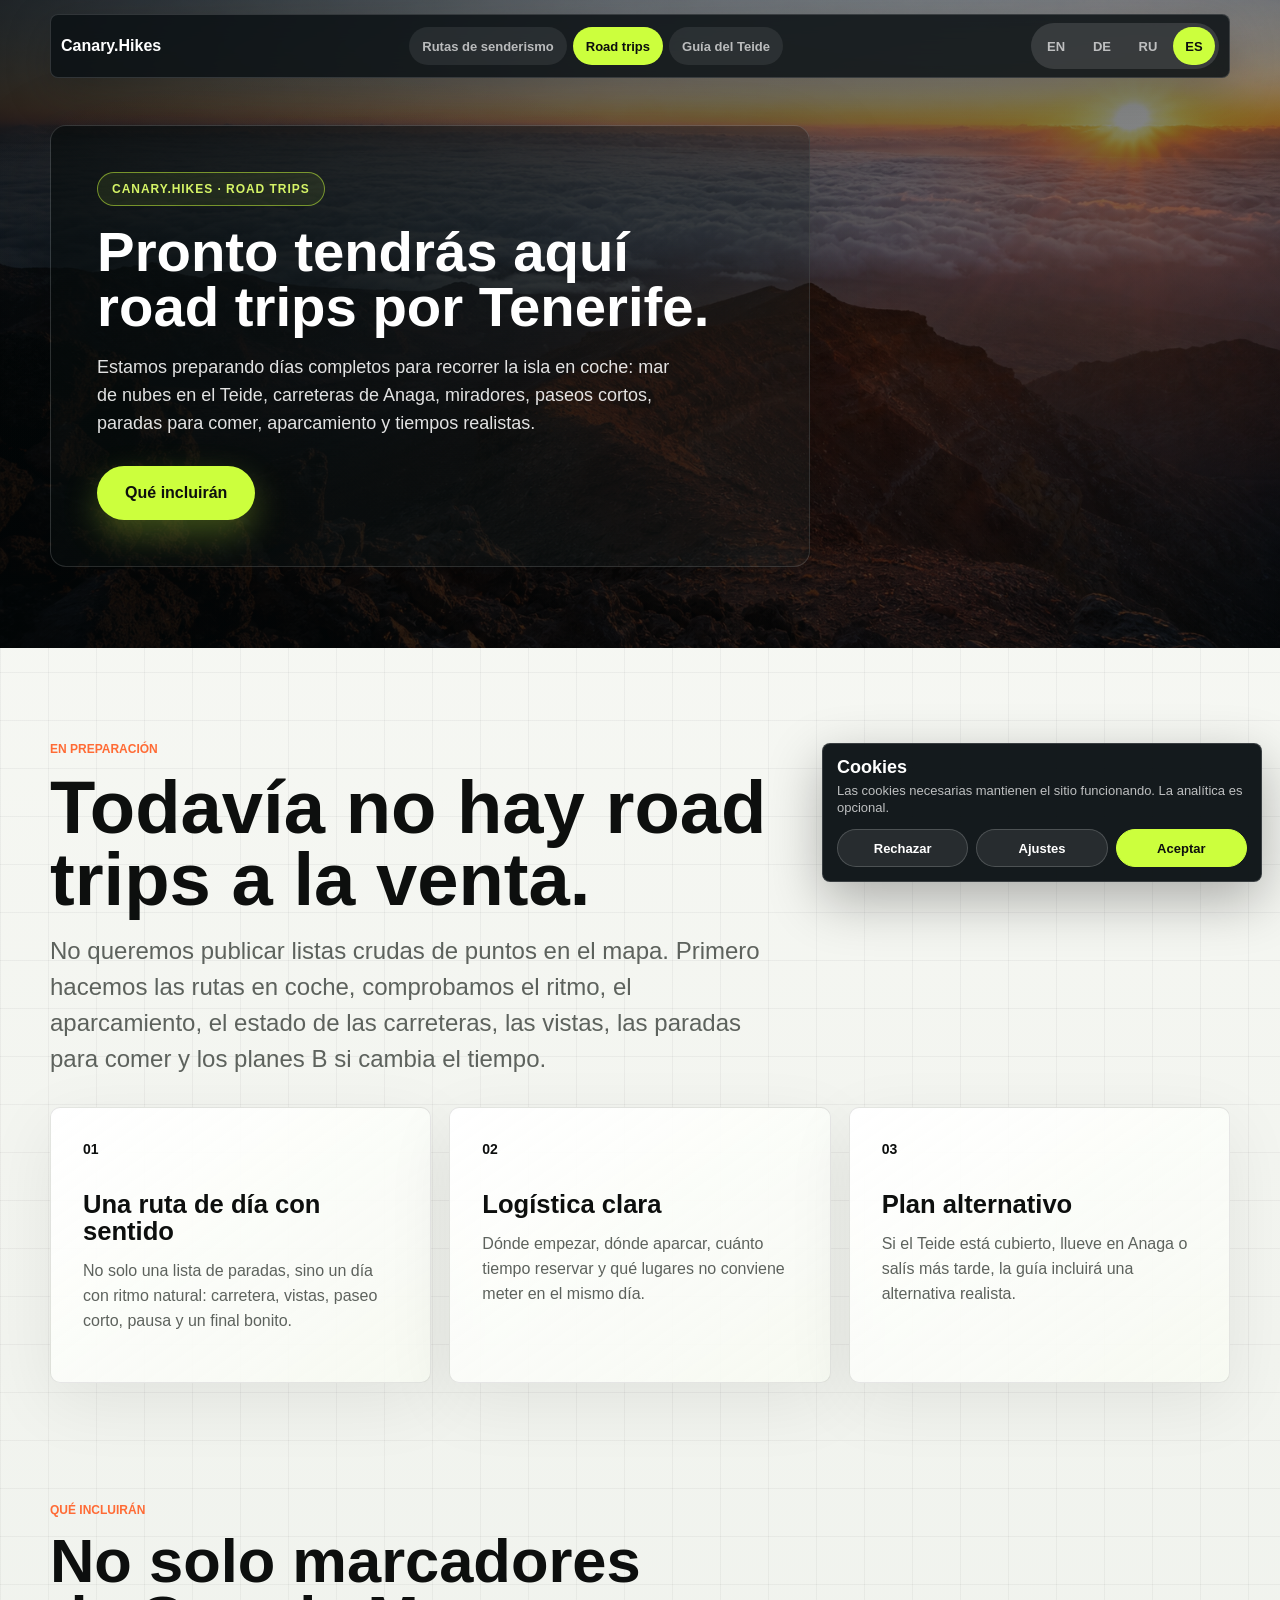
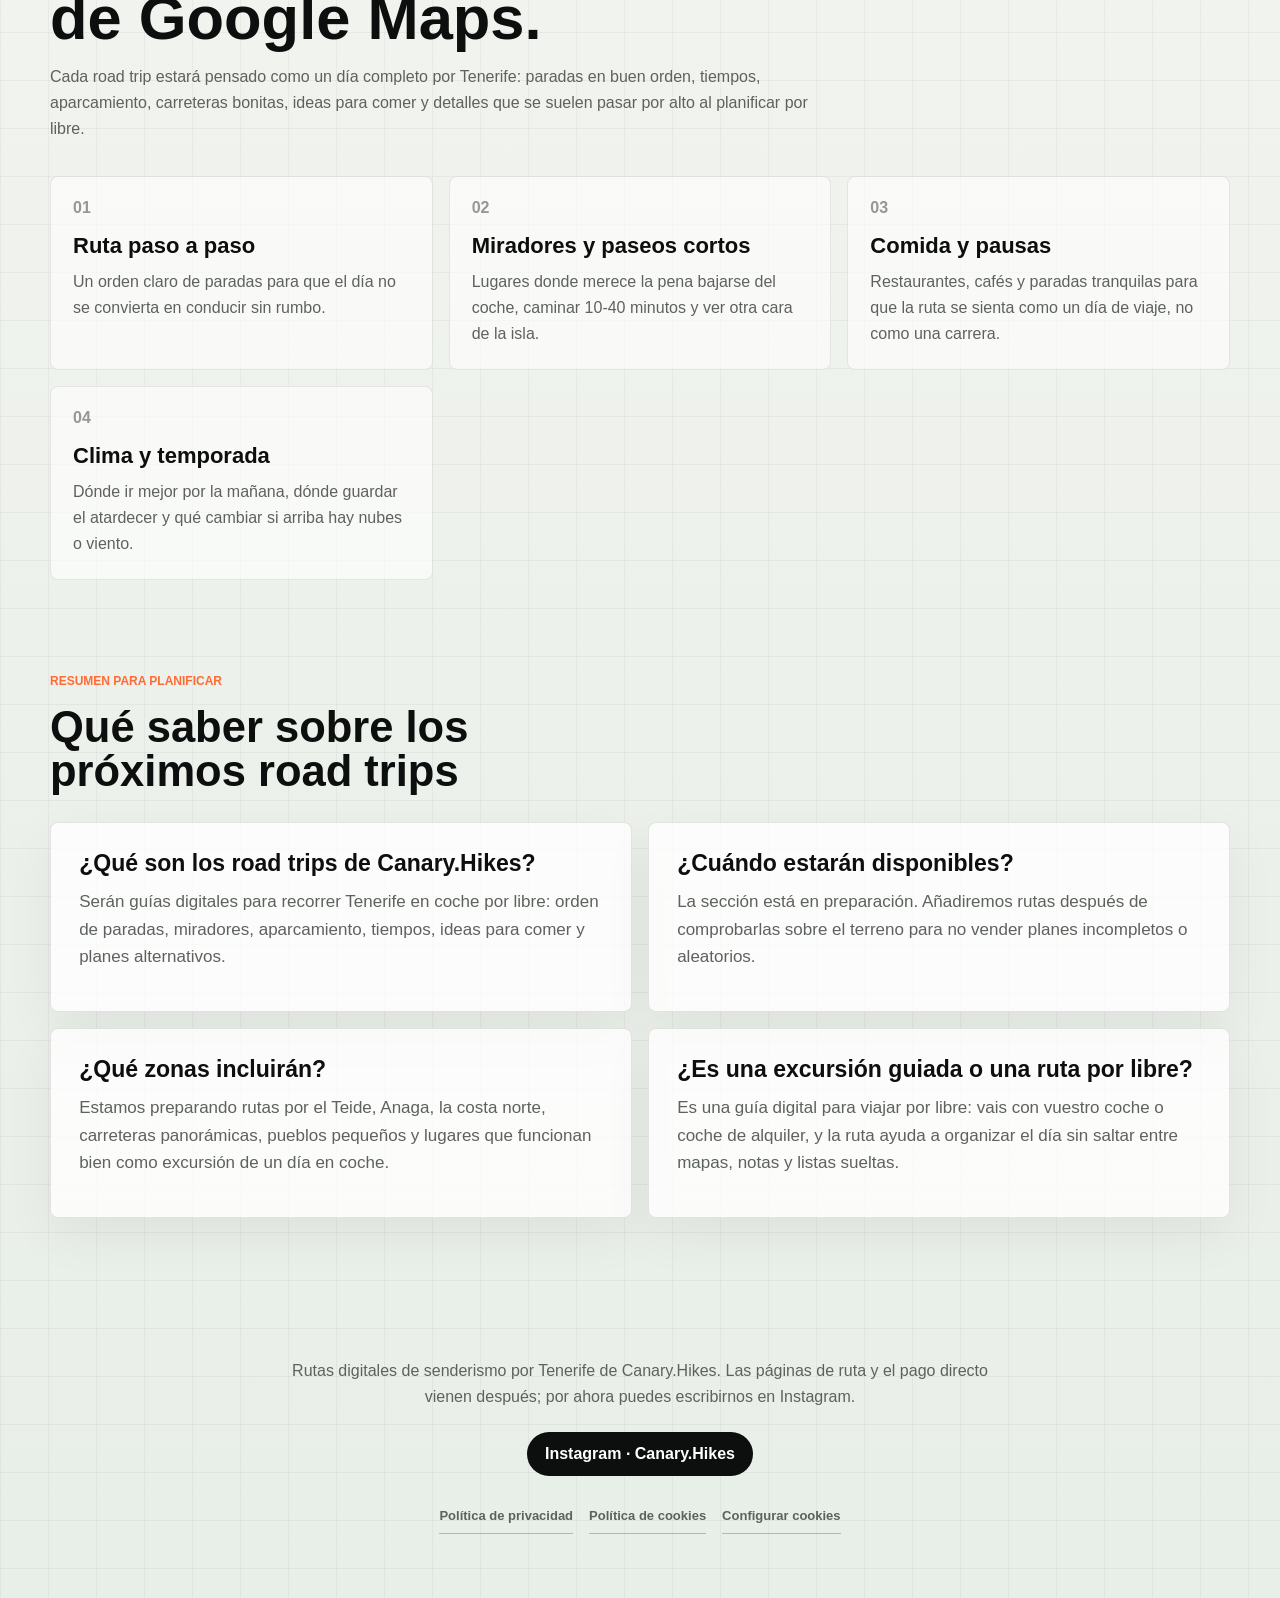
<file: es/road-trips/index.html>
<!doctype html>
<html lang="es">
  <head>
    <script async src="https://www.googletagmanager.com/gtag/js?id=G-Z81YE5CEX2"></script>
    <script>
      window.dataLayer = window.dataLayer || [];
      function gtag(){dataLayer.push(arguments);}
      gtag('consent', 'default', { analytics_storage: 'denied', ad_storage: 'denied', ad_user_data: 'denied', ad_personalization: 'denied' });
      gtag('js', new Date());
      gtag('config', 'G-Z81YE5CEX2');
    </script>
    <meta charset="UTF-8" />
    <meta name="viewport" content="width=device-width, initial-scale=1.0" />
    <title>Road trips por Tenerife próximamente | Canary.Hikes</title>
    <meta name="description" content="Pronto habrá guías para recorrer Tenerife en coche: Teide, Anaga, carreteras junto al océano, miradores, restaurantes, aparcamiento y un plan claro para el día." />
    <meta name="robots" content="index, follow, max-image-preview:large" />
    <meta name="keywords" content="road trip Tenerife, Tenerife en coche, ruta en coche Tenerife, Teide en coche, Anaga road trip, miradores Tenerife, carreteras bonitas Tenerife, Canary.Hikes" />
    <meta property="og:title" content="Road trips por Tenerife próximamente | Canary.Hikes" />
    <meta property="og:description" content="Estamos preparando guías digitales de road trip por Tenerife con carreteras bonitas, paradas, tiempos, aparcamiento y planes alternativos." />
    <meta property="og:type" content="website" />
    <meta property="og:image" content="/assets/teide-sunrise.png" />
    <meta name="twitter:card" content="summary_large_image" />
    <link rel="canonical" href="https://www.canaryhikes.eu/es/road-trips/" />
    <link rel="alternate" hreflang="en" href="https://www.canaryhikes.eu/en/road-trips/" />
    <link rel="alternate" hreflang="de" href="https://www.canaryhikes.eu/de/road-trips/" />
    <link rel="alternate" hreflang="ru" href="https://www.canaryhikes.eu/ru/road-trips/" />
    <link rel="alternate" hreflang="es" href="https://www.canaryhikes.eu/es/road-trips/" />
    <link rel="alternate" hreflang="x-default" href="https://www.canaryhikes.eu/en/road-trips/" />
    <link rel="stylesheet" href="/styles.css?v=91" />
  </head>
  <body>
    <header class="topbar">
      <a class="brand" href="/es/hiking-routes/" aria-label="Inicio Canary.Hikes"><span>Canary.Hikes</span></a>
      <button class="menu-toggle" type="button" aria-expanded="false" aria-label="Abrir menú">☰</button>
      <nav class="nav" aria-label="Navegación principal">
        <a href="/es/hiking-routes/" data-page-link="hiking">Rutas de senderismo</a>
        <a href="/es/road-trips/" data-page-link="road">Road trips</a>
        <a href="/es/teide-guide/" data-page-link="teide">Guía del Teide</a>
      </nav>
      <div class="lang-switch" aria-label="Idioma">
        <a data-lang="en" href="/en/road-trips/">EN</a>
        <a data-lang="de" href="/de/road-trips/">DE</a>
        <a data-lang="ru" href="/ru/road-trips/">RU</a>
        <a class="active" data-lang="es" href="/es/road-trips/">ES</a>
      </div>
    </header>
    <main id="top" class="shop-page">
      <section class="shop-hero shop-hero-road">
        <img src="/assets/teide-sunrise.png" alt="Amanecer sobre el mar de nubes y la cresta volcánica del Teide en Tenerife" />
        <div class="hero-shade"></div>
        <div class="shop-hero-content">
          <p class="eyebrow">Canary.Hikes · road trips</p>
          <h1>Pronto tendrás aquí road trips por Tenerife.</h1>
          <p class="hero-copy">Estamos preparando días completos para recorrer la isla en coche: mar de nubes en el Teide, carreteras de Anaga, miradores, paseos cortos, paradas para comer, aparcamiento y tiempos realistas.</p>
          <div class="hero-actions"><a class="primary-btn" href="#products">Qué incluirán</a></div>
        </div>
      </section>
      <section id="products" class="road-soon section-pad">
        <div class="section-head">
          <p class="eyebrow">En preparación</p>
          <h2>Todavía no hay road trips a la venta.</h2>
          <p>No queremos publicar listas crudas de puntos en el mapa. Primero hacemos las rutas en coche, comprobamos el ritmo, el aparcamiento, el estado de las carreteras, las vistas, las paradas para comer y los planes B si cambia el tiempo.</p>
        </div>
        <div class="road-soon-grid">
          <article class="road-soon-card"><span>01</span><h3>Una ruta de día con sentido</h3><p>No solo una lista de paradas, sino un día con ritmo natural: carretera, vistas, paseo corto, pausa y un final bonito.</p></article>
          <article class="road-soon-card"><span>02</span><h3>Logística clara</h3><p>Dónde empezar, dónde aparcar, cuánto tiempo reservar y qué lugares no conviene meter en el mismo día.</p></article>
          <article class="road-soon-card"><span>03</span><h3>Plan alternativo</h3><p>Si el Teide está cubierto, llueve en Anaga o salís más tarde, la guía incluirá una alternativa realista.</p></article>
        </div>
      </section>
      <section id="why-these-hikes" class="shop-trust section-pad">
        <div class="section-head">
          <p class="eyebrow">Qué incluirán</p>
          <h2>No solo marcadores de Google Maps.</h2>
          <p>Cada road trip estará pensado como un día completo por Tenerife: paradas en buen orden, tiempos, aparcamiento, carreteras bonitas, ideas para comer y detalles que se suelen pasar por alto al planificar por libre.</p>
        </div>
      </section>
      <section id="faq" class="shop-search-answers section-pad" aria-labelledby="shop-faq-title">
        <div class="section-head"><p class="eyebrow">Resumen para planificar</p><h2 id="shop-faq-title">Qué saber sobre los próximos road trips</h2></div>
      </section>
    </main>
    <footer>
      <p>Canary.Hikes prepara rutas digitales para road trips y senderismo por libre en Tenerife.</p>
      <a class="instagram-link" href="https://www.instagram.com/Canary.Hikes" target="_blank" rel="noreferrer">Instagram · Canary.Hikes</a>
      <nav class="legal-links" aria-label="Enlaces legales">
        <a href="/privacy-policy/">Política de privacidad</a>
        <a href="/cookie-policy/">Política de cookies</a>
        <button type="button" data-cookie-settings>Configuración de cookies</button>
      </nav>
    </footer>
    <script src="/app.js?v=91"></script>
  </body>
</html>
</file>
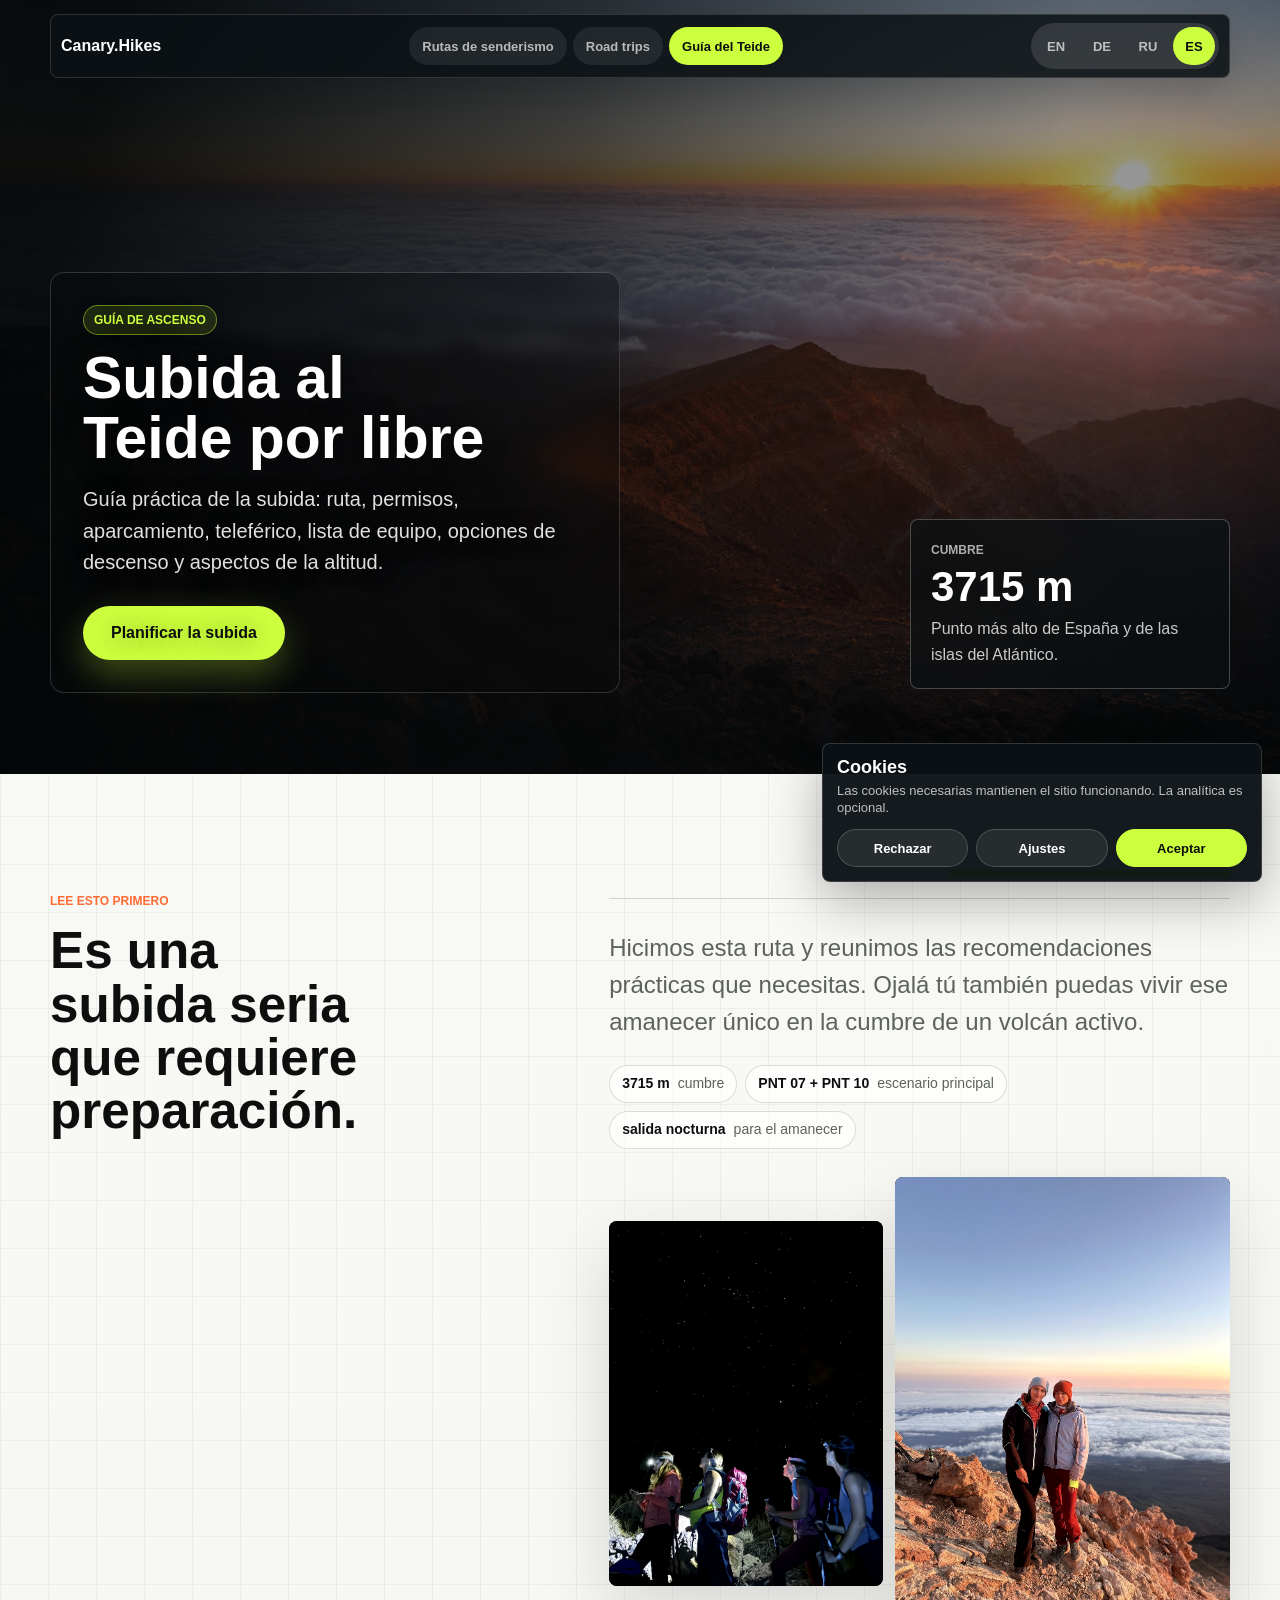
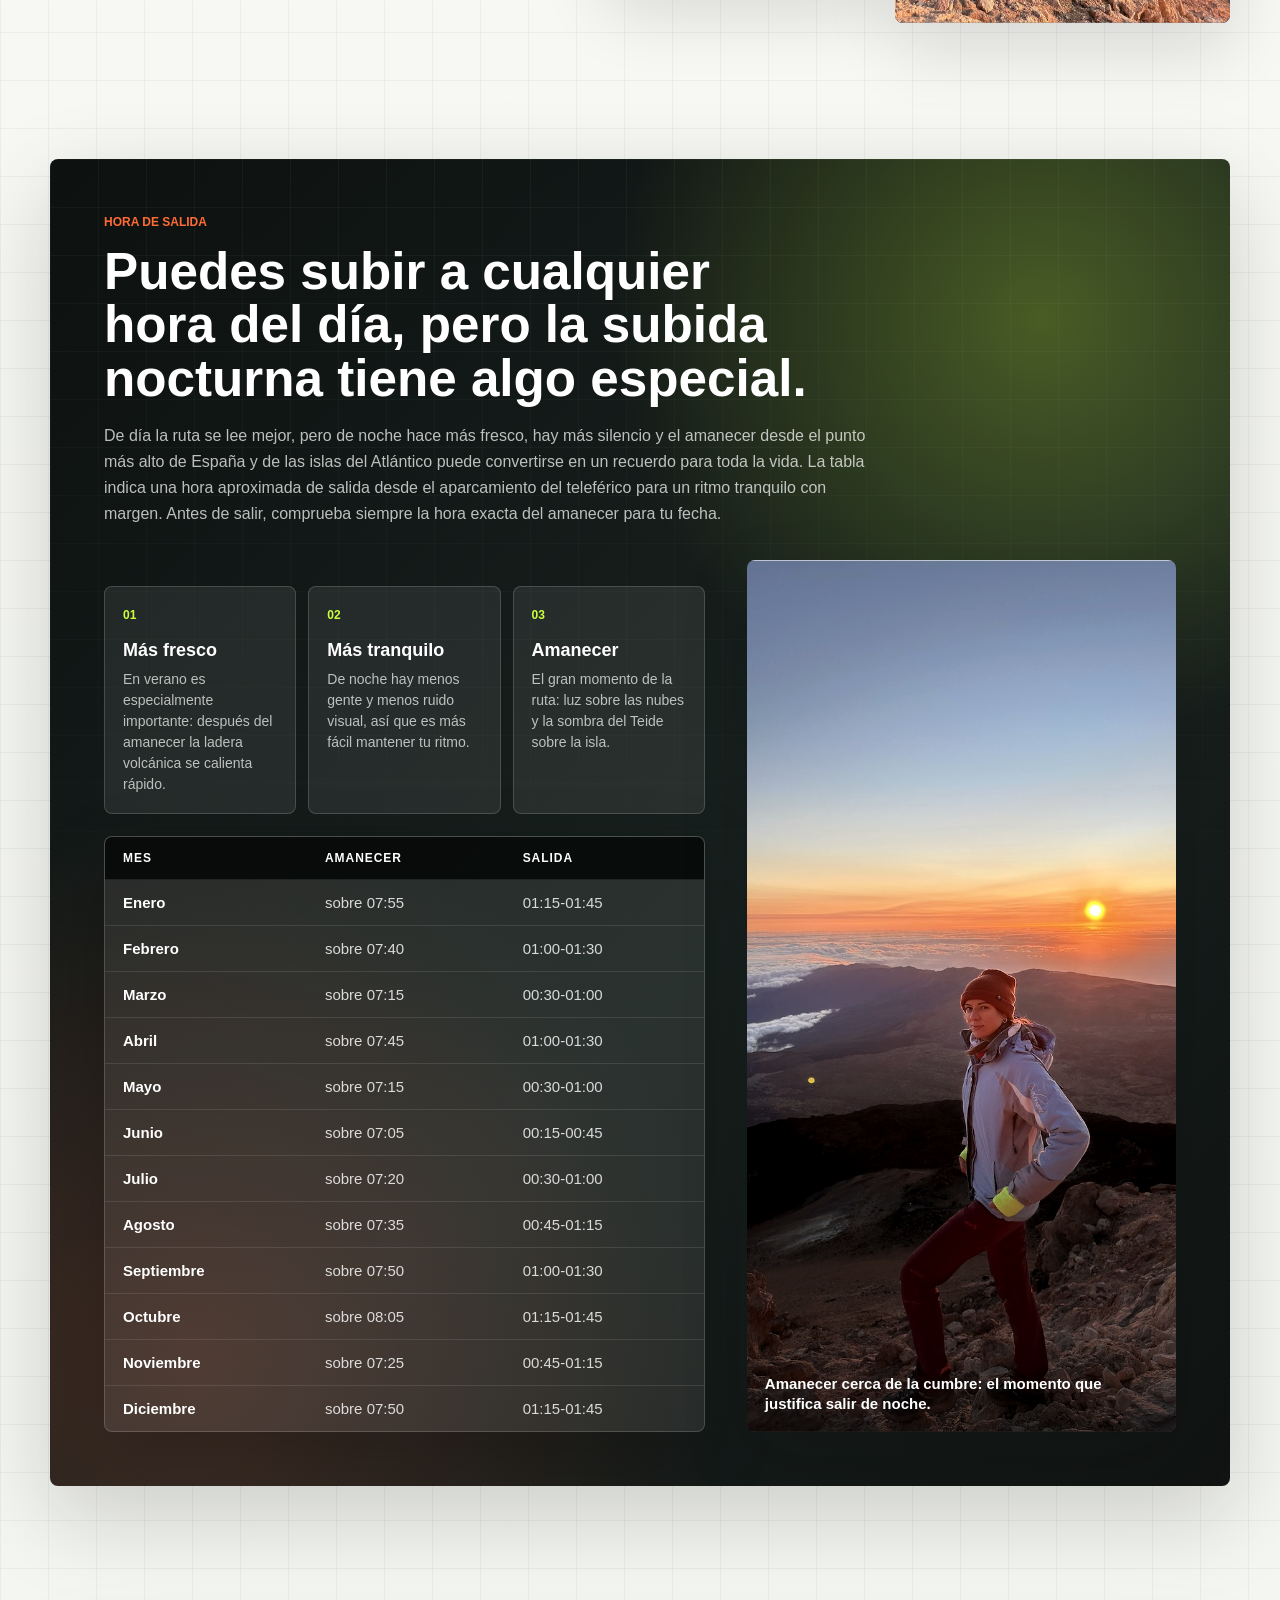
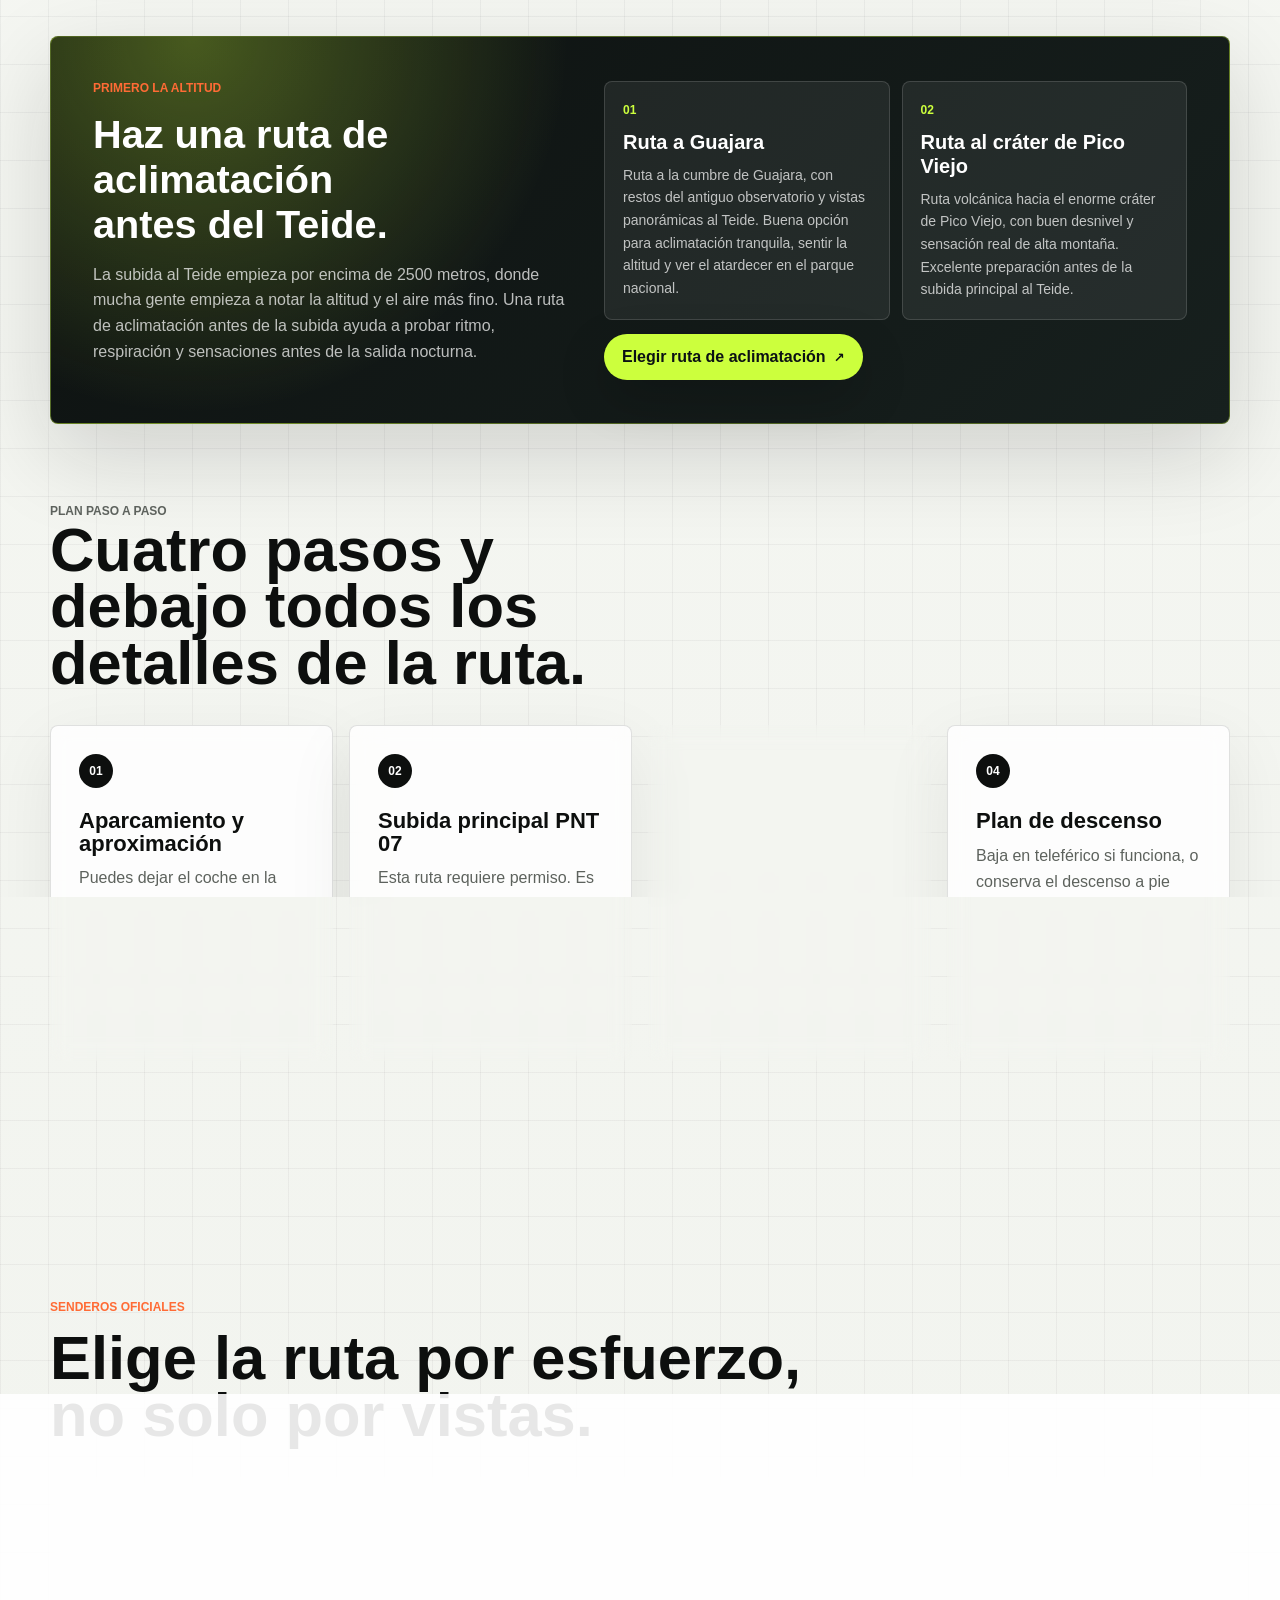
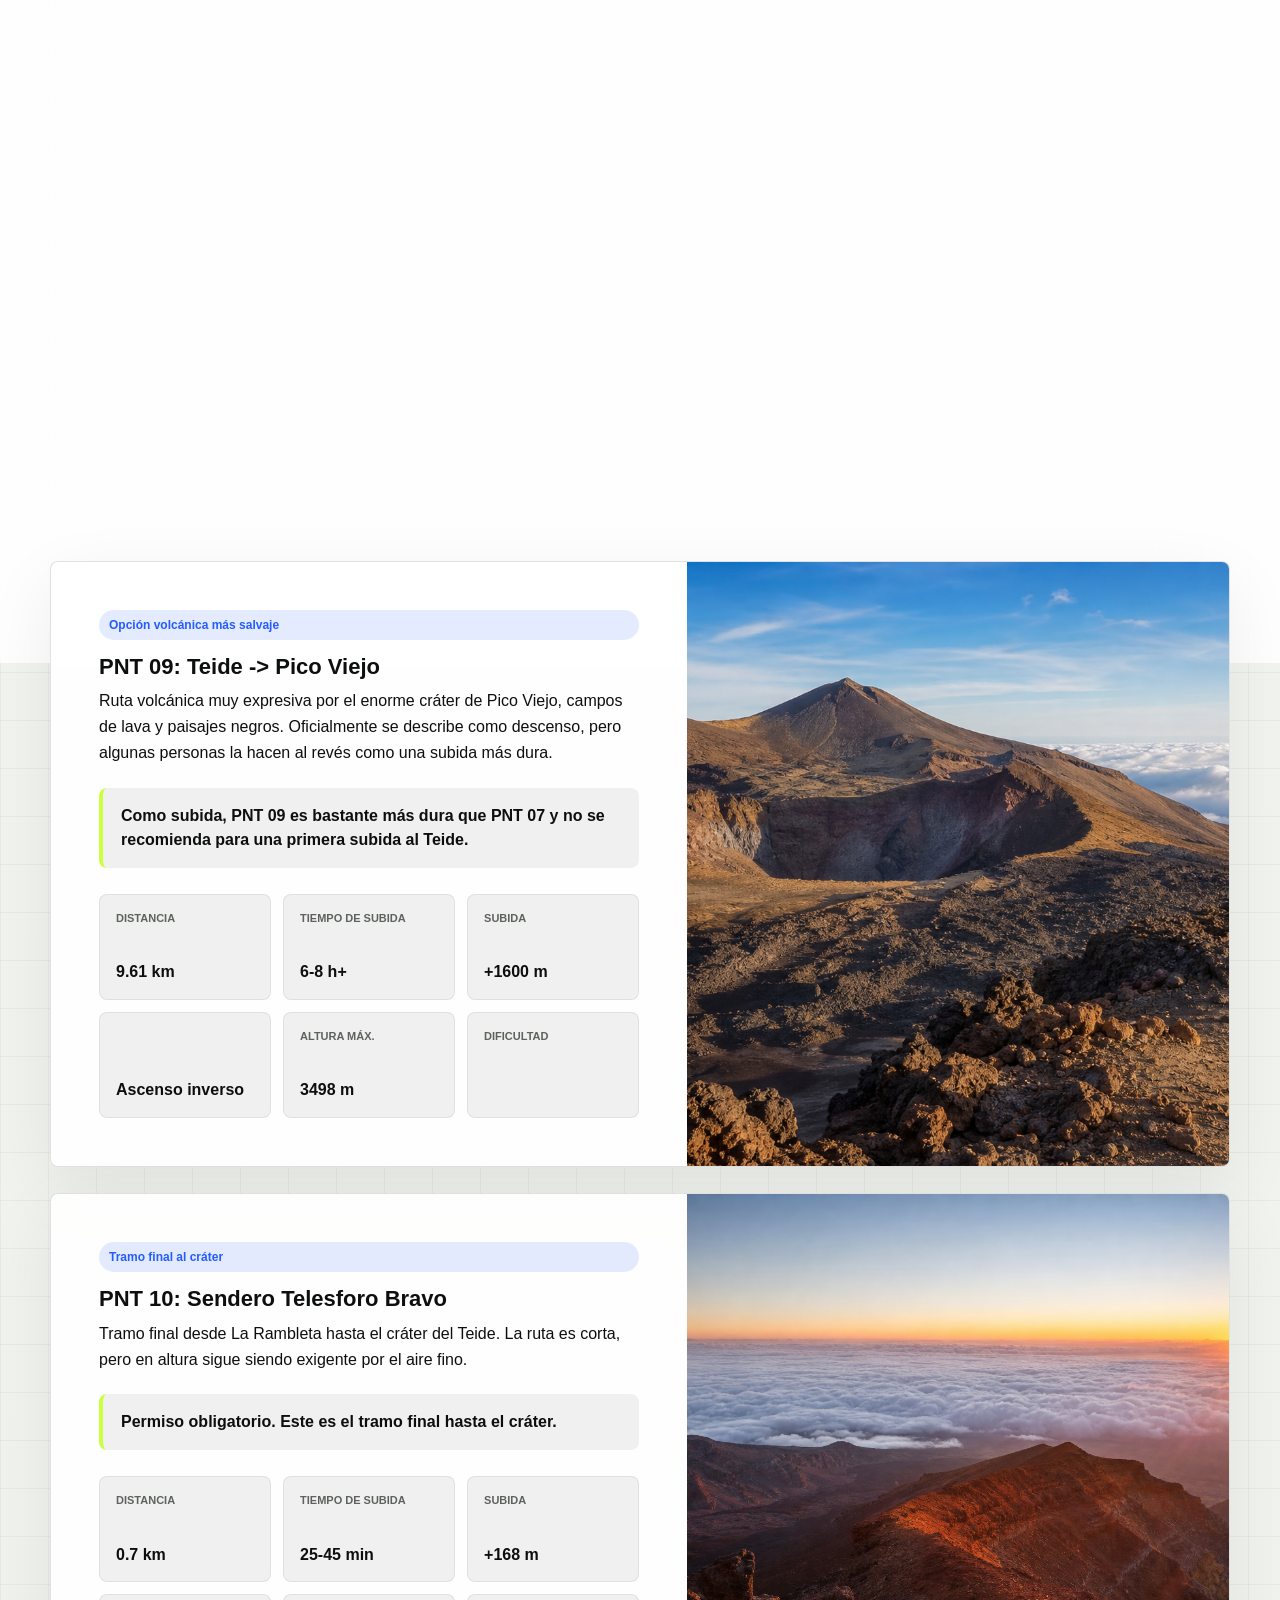
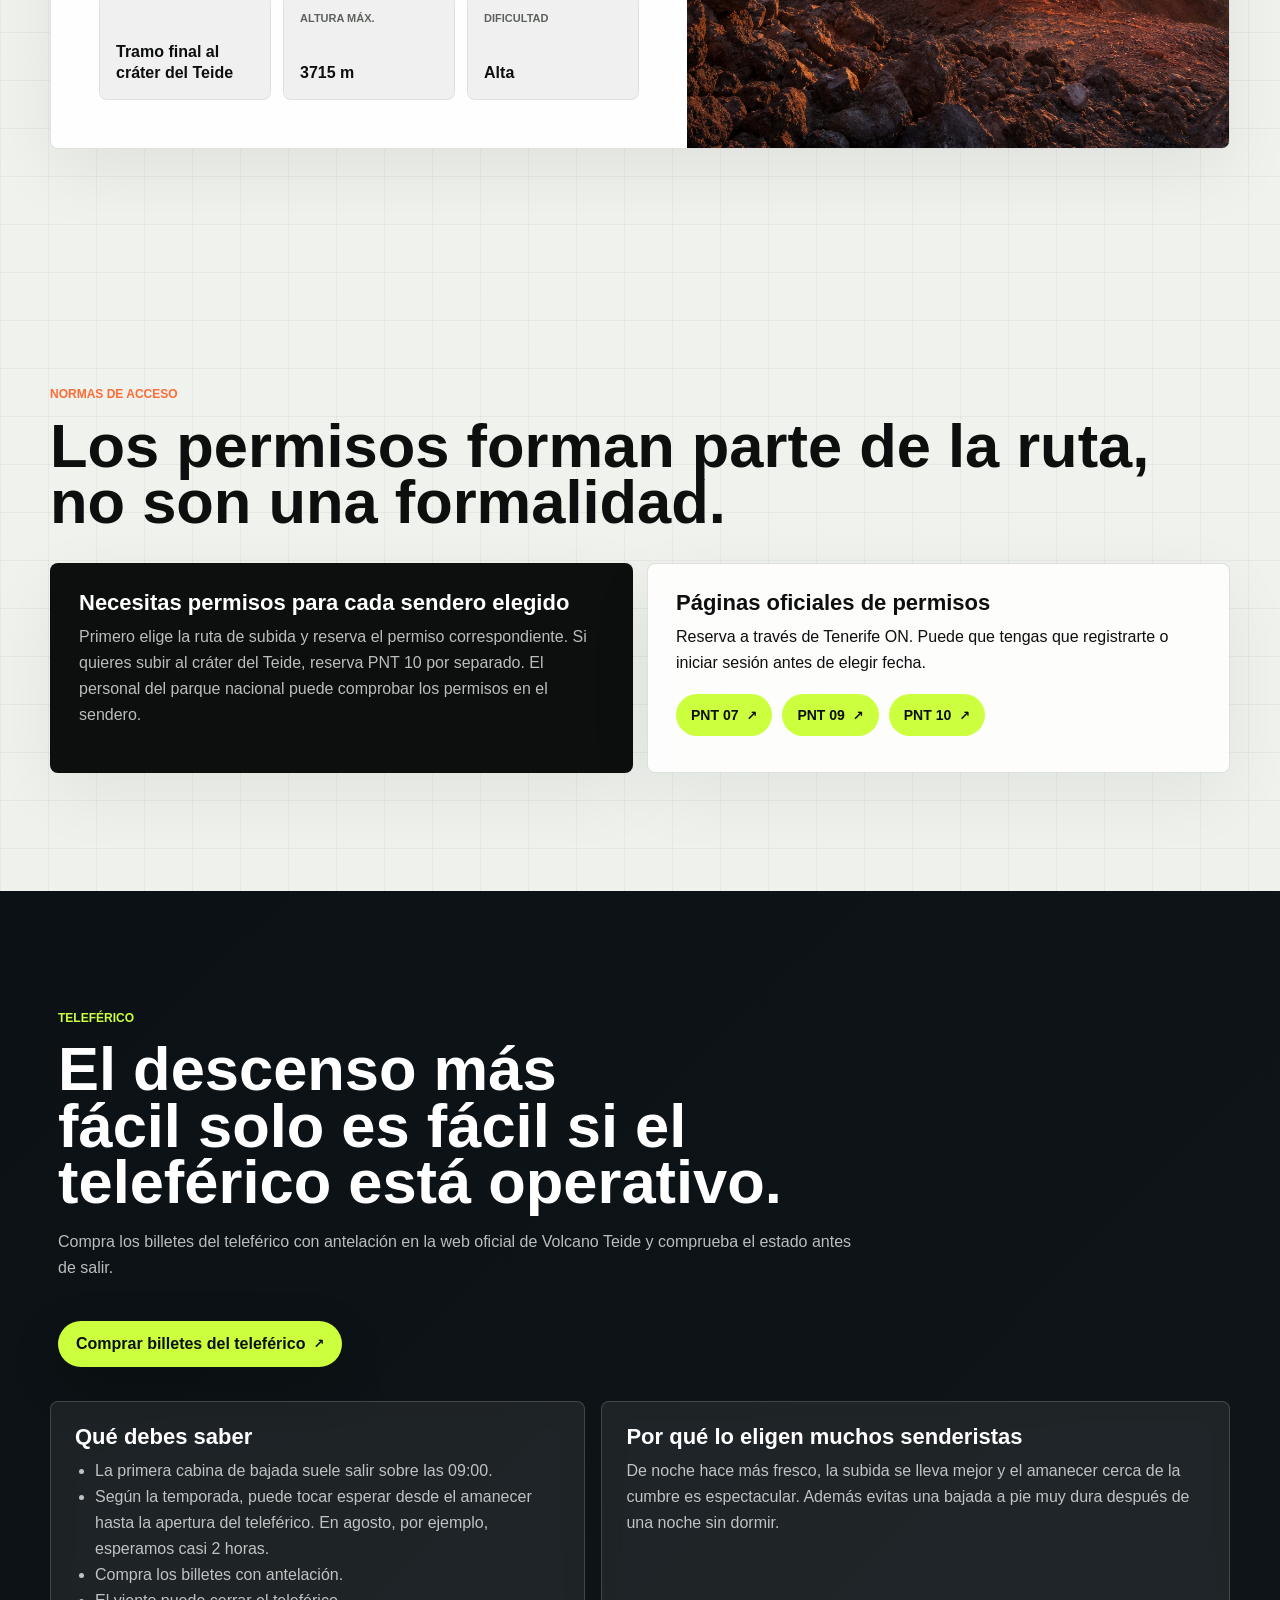
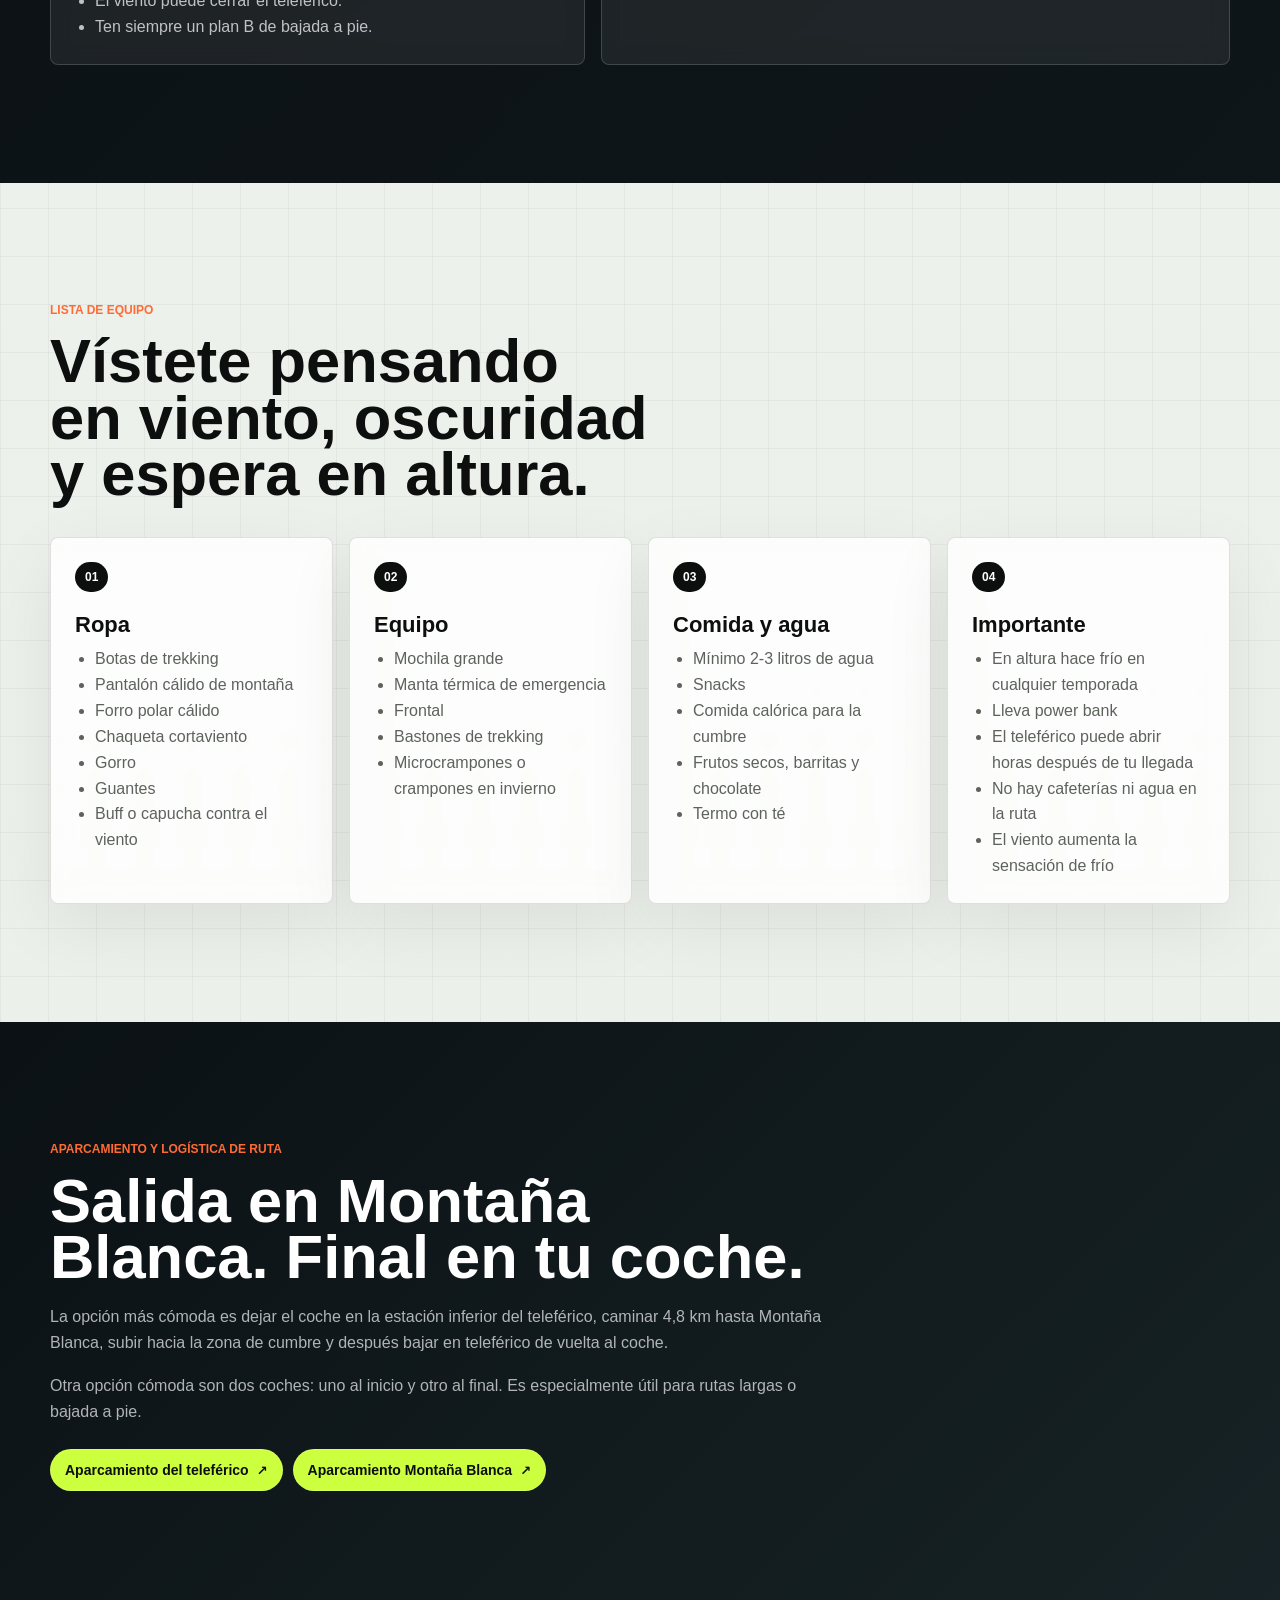
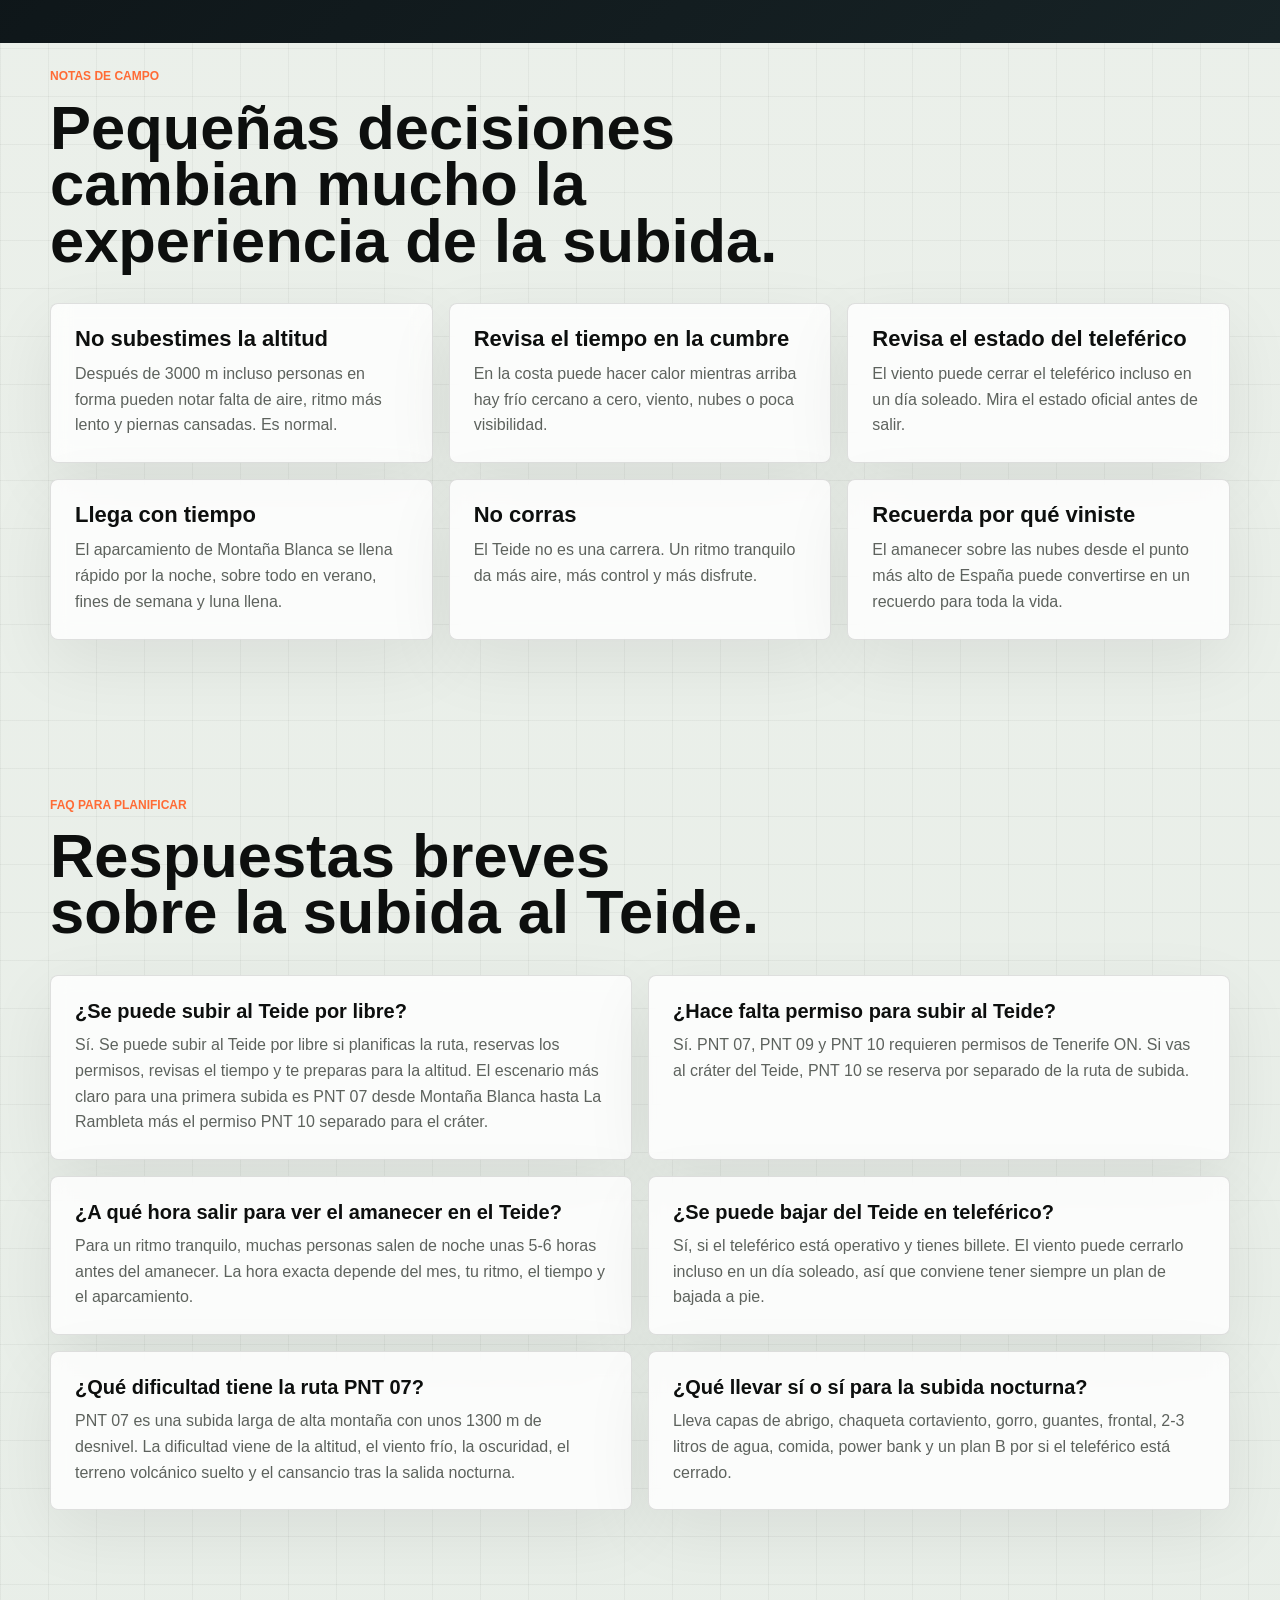
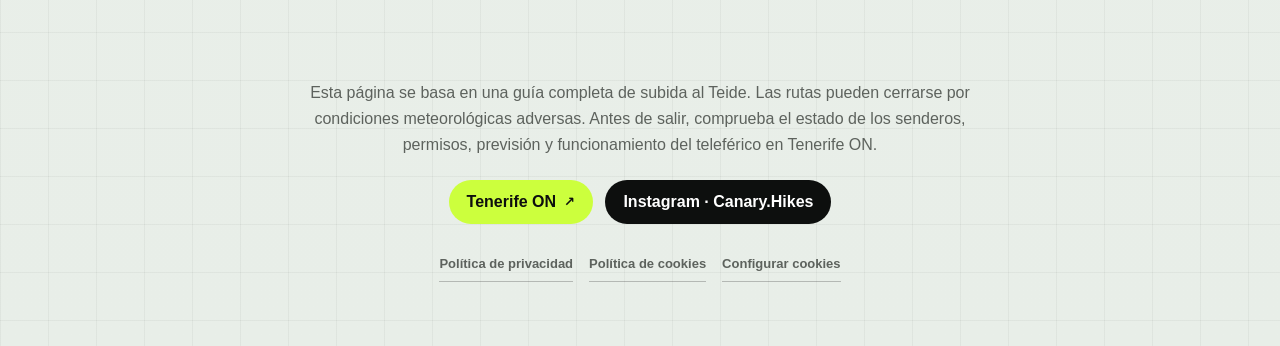
<file: es/teide-guide/index.html>
<!doctype html>
<html lang="es">
  <head>
<!-- Google tag (gtag.js) -->
<script async src="https://www.googletagmanager.com/gtag/js?id=G-Z81YE5CEX2"></script>
<script>
  window.dataLayer = window.dataLayer || [];
  function gtag(){dataLayer.push(arguments);}
  gtag('consent', 'default', {
    analytics_storage: 'denied',
    ad_storage: 'denied',
    ad_user_data: 'denied',
    ad_personalization: 'denied'
  });
  gtag('js', new Date());

  gtag('config', 'G-Z81YE5CEX2');
</script>

    <meta charset="UTF-8" />
    <meta name="viewport" content="width=device-width, initial-scale=1.0" />
    <title>Subida al Teide: PNT 07, permisos, amanecer y teleférico | Canary.Hikes</title>
    <meta name="description" content="Cómo subir al Teide por libre en Tenerife: ruta PNT 07 por Montaña Blanca, permisos PNT 07 y PNT 10, salida nocturna para el amanecer, aparcamiento, teleférico, equipo y descenso." />
    <meta name="robots" content="index, follow, max-image-preview:large" />
    <meta name="author" content="Canary.Hikes" />
    <meta property="og:title" content="Subida al Teide: ruta, permisos y amanecer" />
    <meta property="og:description" content="Guía práctica para subir al Teide: PNT 07, PNT 10, permisos de Tenerife ON, salida nocturna, aparcamiento, teleférico, equipo y descenso." />
    <meta property="og:type" content="article" />
    <meta property="og:url" content="https://www.canaryhikes.eu/es/teide-guide/" />
    <meta property="og:image" content="https://www.canaryhikes.eu/assets/teide-real-sunrise-portrait.jpg" />
    <meta property="og:image:alt" content="Amanecer sobre las nubes durante la subida al Teide en Tenerife" />
    <meta property="article:section" content="Senderismo en Tenerife" />
    <meta property="article:tag" content="subida al Teide" />
    <meta property="article:tag" content="ruta PNT 07" />
    <meta property="article:tag" content="permiso Teide" />
    <meta name="twitter:card" content="summary_large_image" />
    <meta name="twitter:title" content="Subida al Teide: PNT 07, permisos, amanecer y teleférico | Canary.Hikes" />
    <meta name="twitter:description" content="Guía práctica para subir al Teide: PNT 07, PNT 10, permisos de Tenerife ON, salida nocturna, aparcamiento, teleférico, equipo y descenso." />
    <meta name="twitter:image" content="https://www.canaryhikes.eu/assets/teide-real-sunrise-portrait.jpg" />
    <meta name="keywords" content="subida al Teide, subir al Teide por libre, PNT 07 Teide, permiso PNT 10, Montaña Blanca, La Rambleta, teleférico del Teide, amanecer en el Teide, senderismo Tenerife" />
    <link rel="canonical" href="https://www.canaryhikes.eu/es/teide-guide/" />
    <link rel="alternate" hreflang="en" href="https://www.canaryhikes.eu/en/teide-guide/" />
    <link rel="alternate" hreflang="de" href="https://www.canaryhikes.eu/de/teide-guide/" />
    <link rel="alternate" hreflang="ru" href="https://www.canaryhikes.eu/ru/teide-guide/" />
    <link rel="alternate" hreflang="es" href="https://www.canaryhikes.eu/es/teide-guide/" />
    <link rel="alternate" hreflang="x-default" href="https://www.canaryhikes.eu/en/teide-guide/" />
    <link rel="stylesheet" href="/styles.css?v=90" />
    <script type="application/ld+json">
{
      "@context": "https://schema.org",
      "@graph": [
            {
                  "@type": "WebSite",
                  "@id": "https://www.canaryhikes.eu/#website",
                  "name": "Canary.Hikes",
                  "url": "https://www.canaryhikes.eu/",
                  "inLanguage": [
                        "ru",
                        "en",
                        "de",
                        "es"
                  ]
            },
            {
                  "@type": "BreadcrumbList",
                  "@id": "https://www.canaryhikes.eu/es/teide-guide/#breadcrumb",
                  "itemListElement": [
                        {
                              "@type": "ListItem",
                              "position": 1,
                              "name": "Canary.Hikes",
                              "item": "https://www.canaryhikes.eu/es/"
                        },
                        {
                              "@type": "ListItem",
                              "position": 2,
                              "name": "Guía del Teide",
                              "item": "https://www.canaryhikes.eu/es/teide-guide/"
                        }
                  ]
            },
            {
                  "@type": "Article",
                  "@id": "https://www.canaryhikes.eu/es/teide-guide/#article",
                  "headline": "Subida al Teide por libre: ruta PNT 07, permisos y amanecer",
                  "description": "Cómo subir al Teide por libre en Tenerife: ruta PNT 07 por Montaña Blanca, permisos PNT 07 y PNT 10, salida nocturna para el amanecer, aparcamiento, teleférico, equipo y descenso.",
                  "image": [
                        "https://www.canaryhikes.eu/assets/teide-real-sunrise-portrait.jpg",
                        "https://www.canaryhikes.eu/assets/teide-real-night.jpg",
                        "https://www.canaryhikes.eu/assets/teide-real-summit.jpg"
                  ],
                  "author": {
                        "@type": "Organization",
                        "name": "Canary.Hikes",
                        "url": "https://www.canaryhikes.eu/"
                  },
                  "publisher": {
                        "@type": "Organization",
                        "name": "Canary.Hikes"
                  },
                  "mainEntityOfPage": "https://www.canaryhikes.eu/es/teide-guide/",
                  "inLanguage": "es",
                  "about": [
                        "subida al Teide",
                        "ruta PNT 07",
                        "permiso PNT 10",
                        "senderismo en Tenerife",
                        "teleférico del Teide"
                  ]
            },
            {
                  "@type": "HowTo",
                  "@id": "https://www.canaryhikes.eu/es/teide-guide/#howto",
                  "name": "Cómo subir al Teide por libre",
                  "description": "Plan paso a paso para subir al Teide por PNT 07 y PNT 10, con aparcamiento, permisos, salida nocturna y opciones de descenso.",
                  "image": "https://www.canaryhikes.eu/assets/teide-real-sunrise-portrait.jpg",
                  "step": [
                        {
                              "@type": "HowToStep",
                              "name": "Elegir aparcamiento y punto de inicio",
                              "text": "Deja el coche en la estación del teleférico o usa dos coches. Desde la estación inferior del teleférico hasta Montaña Blanca hay unos 4,8 km a pie."
                        },
                        {
                              "@type": "HowToStep",
                              "name": "Reservar el permiso PNT 07",
                              "text": "PNT 07 es la ruta principal desde Montaña Blanca hasta La Rambleta. Necesita un permiso de Tenerife ON reservado con antelación."
                        },
                        {
                              "@type": "HowToStep",
                              "name": "Reservar el permiso separado PNT 10 al cráter",
                              "text": "Si quieres seguir desde La Rambleta hasta el cráter del Teide, necesitas un permiso separado para el Sendero Telesforo Bravo, PNT 10."
                        },
                        {
                              "@type": "HowToStep",
                              "name": "Elegir la hora de salida nocturna",
                              "text": "Para ver el amanecer, sal de noche con margen. La hora exacta depende del mes, tu ritmo, el tiempo y el aparcamiento."
                        },
                        {
                              "@type": "HowToStep",
                              "name": "Planificar el descenso",
                              "text": "Después del amanecer puedes bajar en teleférico si funciona y tienes billete. Si el viento cierra el teleférico, necesitas un plan de descenso a pie."
                        }
                  ]
            },
            {
                  "@type": "FAQPage",
                  "@id": "https://www.canaryhikes.eu/es/teide-guide/#faq",
                  "mainEntity": [
                        {
                              "@type": "Question",
                              "name": "¿Se puede subir al Teide por libre?",
                              "acceptedAnswer": {
                                    "@type": "Answer",
                                    "text": "Sí. Se puede subir al Teide por libre si planificas la ruta, reservas los permisos, revisas el tiempo y te preparas para la altitud. El escenario más claro para una primera subida es PNT 07 desde Montaña Blanca hasta La Rambleta más el permiso PNT 10 separado para el cráter."
                              }
                        },
                        {
                              "@type": "Question",
                              "name": "¿Hace falta permiso para subir al Teide?",
                              "acceptedAnswer": {
                                    "@type": "Answer",
                                    "text": "Sí. PNT 07, PNT 09 y PNT 10 requieren permisos de Tenerife ON. Si vas al cráter del Teide, PNT 10 se reserva por separado de la ruta de subida."
                              }
                        },
                        {
                              "@type": "Question",
                              "name": "¿A qué hora hay que salir para ver el amanecer en el Teide?",
                              "acceptedAnswer": {
                                    "@type": "Answer",
                                    "text": "Para un ritmo tranquilo, lo habitual es salir de noche unas 5-6 horas antes del amanecer. La hora exacta depende del mes, tu ritmo, el tiempo y el aparcamiento."
                              }
                        },
                        {
                              "@type": "Question",
                              "name": "¿Se puede bajar del Teide en teleférico?",
                              "acceptedAnswer": {
                                    "@type": "Answer",
                                    "text": "Sí, si el teleférico está operativo y tienes billete. El viento puede cerrarlo incluso en un día soleado, así que conviene tener siempre un plan de descenso a pie."
                              }
                        }
                  ]
            }
      ]
}
    </script>
  </head>
  <body>
    <header class="topbar">
      <a class="brand" href="/es/teide-guide/" aria-label="Canary.Hikes inicio">
        <span>Canary.Hikes</span>
      </a>
      <button class="menu-toggle" type="button" aria-expanded="false" aria-label="Abrir menú">☰</button>
      <nav class="nav" aria-label="Navegación principal">
        <a href="/es/hiking-routes/" data-page-link="hiking" data-i18n="siteNav.hiking">Rutas de senderismo</a>
        <a href="/es/road-trips/" data-page-link="road" data-i18n="siteNav.road">Road Trips</a>
        <a href="/es/teide-guide/" data-page-link="teide" data-i18n="siteNav.teide">Guía del Teide</a>
      </nav>
      <div class="lang-switch" aria-label="Selector de idioma">
        <a data-lang="en" href="?lang=en">EN</a>
        <a data-lang="de" href="?lang=de">DE</a>
        <a data-lang="ru" href="?lang=ru">RU</a>
        <a class="active" data-lang="es" href="?lang=es">ES</a>
      </div>
    </header>

    <main id="top">
      <section class="hero">
        <img src="/assets/teide-sunrise.png" alt="Amanecer sobre las nubes en la ruta de subida al Teide en Tenerife" data-i18n-alt="hero.imageAlt" />
        <div class="hero-shade"></div>
        <div class="hero-content">
          <p class="eyebrow" data-i18n="hero.eyebrow">GUÍA DE ASCENSO</p>
          <h1 data-i18n="hero.title">Subida al Teide por libre</h1>
          <p class="hero-copy" data-i18n="hero.copy">Guía práctica de la subida: ruta, permisos, aparcamiento, teleférico, lista de equipo, opciones de descenso y aspectos de la altitud.</p>
          <div class="hero-actions">
            <a class="primary-btn" href="#routes" data-i18n="hero.cta">Planificar la subida</a>
          </div>
        </div>
        <aside class="summit-panel" aria-label="Datos clave de la cumbre">
          <span data-i18n="hero.panelLabel">Cumbre</span>
          <strong>3715 m</strong>
          <p data-i18n="hero.panelText">Punto más alto de España y de las islas del Atlántico.</p>
        </aside>
      </section>

      <section class="intro section-pad">
        <div>
          <p class="eyebrow" data-i18n="intro.eyebrow">Lee esto primero</p>
          <h2 data-i18n="intro.title">Es una subida seria que requiere preparación.</h2>
        </div>
        <div class="intro-note">
          <p data-i18n="intro.copy">Hicimos esta ruta y reunimos las recomendaciones prácticas que necesitas. Ojalá tú también puedas vivir ese amanecer único en la cumbre de un volcán activo.</p>
          <div class="intro-metrics" aria-label="Datos clave de la ruta">
            <span><strong>3715 m</strong> cumbre</span>
            <span><strong>PNT 07 + PNT 10</strong> escenario principal</span>
            <span><strong>salida nocturna</strong> para el amanecer</span>
          </div>
          <div class="intro-gallery" aria-label="Fotos de la subida al Teide">
            <figure>
              <img src="/assets/teide-real-night.jpg" alt="Subida nocturna al Teide bajo las estrellas" loading="lazy" />
            </figure>
            <figure>
              <img src="/assets/teide-real-summit.jpg" alt="Amanecer en la ruta hacia la cumbre del Teide" loading="lazy" />
            </figure>
          </div>
        </div>
      </section>

      <section id="sunrise" class="sunrise-plan section-pad" aria-label="Cuándo salir al Teide">
        <div class="sunrise-panel">
          <div class="section-head">
            <p class="eyebrow">Hora de salida</p>
            <h2>Puedes subir a cualquier hora del día, pero la subida nocturna tiene algo especial.</h2>
            <p>De día la ruta se lee mejor, pero de noche hace más fresco, hay más silencio y el amanecer desde el punto más alto de España y de las islas del Atlántico puede convertirse en un recuerdo para toda la vida. La tabla indica una hora aproximada de salida desde el aparcamiento del teleférico para un ritmo tranquilo con margen. Antes de salir, comprueba siempre la hora exacta del amanecer para tu fecha.</p>
          </div>
          <div class="sunrise-layout">
            <div>
              <div class="sunrise-highlights" aria-label="Por qué subir de noche">
                <article><span>01</span><strong>Más fresco</strong><p>En verano es especialmente importante: después del amanecer la ladera volcánica se calienta rápido.</p></article>
                <article><span>02</span><strong>Más tranquilo</strong><p>De noche hay menos gente y menos ruido visual, así que es más fácil mantener tu ritmo.</p></article>
                <article><span>03</span><strong>Amanecer</strong><p>El gran momento de la ruta: luz sobre las nubes y la sombra del Teide sobre la isla.</p></article>
              </div>
              <div class="sunrise-table-wrap">
                <table class="sunrise-table">
                  <thead>
                    <tr>
                      <th>Mes</th>
                      <th>Amanecer</th>
                      <th>Salida</th>
                    </tr>
                  </thead>
                  <tbody>
                    <tr><td>Enero</td><td>sobre 07:55</td><td>01:15-01:45</td></tr>
                    <tr><td>Febrero</td><td>sobre 07:40</td><td>01:00-01:30</td></tr>
                    <tr><td>Marzo</td><td>sobre 07:15</td><td>00:30-01:00</td></tr>
                    <tr><td>Abril</td><td>sobre 07:45</td><td>01:00-01:30</td></tr>
                    <tr><td>Mayo</td><td>sobre 07:15</td><td>00:30-01:00</td></tr>
                    <tr><td>Junio</td><td>sobre 07:05</td><td>00:15-00:45</td></tr>
                    <tr><td>Julio</td><td>sobre 07:20</td><td>00:30-01:00</td></tr>
                    <tr><td>Agosto</td><td>sobre 07:35</td><td>00:45-01:15</td></tr>
                    <tr><td>Septiembre</td><td>sobre 07:50</td><td>01:00-01:30</td></tr>
                    <tr><td>Octubre</td><td>sobre 08:05</td><td>01:15-01:45</td></tr>
                    <tr><td>Noviembre</td><td>sobre 07:25</td><td>00:45-01:15</td></tr>
                    <tr><td>Diciembre</td><td>sobre 07:50</td><td>01:15-01:45</td></tr>
                  </tbody>
                </table>
              </div>
            </div>
            <figure class="sunrise-photo">
              <img src="/assets/teide-real-sunrise-portrait.jpg" alt="Amanecer sobre las nubes durante la subida al Teide" loading="lazy" />
              <figcaption>Amanecer cerca de la cumbre: el momento que justifica salir de noche.</figcaption>
            </figure>
          </div>
        </div>
      </section>

      <section class="acclimatize section-pad">
        <div class="acclimatize-copy">
          <p class="eyebrow" data-i18n="acclimatize.eyebrow">Primero la altitud</p>
          <h2 data-i18n="acclimatize.title">Haz una ruta de aclimatación antes del Teide.</h2>
          <p data-i18n="acclimatize.copy">The Teide ascent starts above 2,500 metres, where many hikers begin to feel the altitude and thinner air. One acclimatization hike before the climb helps you test pace, breathing and how your body feels before the salida nocturna.</p>
        </div>
        <div class="acclimatize-actions">
          <div class="mini-products">
            <article>
              <span>01</span>
              <strong data-i18n="acclimatize.routeOne">Ruta a Guajara</strong>
              <p data-i18n="acclimatize.routeOneText">Ruta a la cumbre de Guajara, con restos del antiguo observatorio y vistas panorámicas al Teide. Buena opción para aclimatación tranquila, sentir la altitud y ver el atardecer en el parque nacional.</p>
            </article>
            <article>
              <span>02</span>
              <strong data-i18n="acclimatize.routeTwo">Ruta al cráter de Pico Viejo</strong>
              <p data-i18n="acclimatize.routeTwoText">Ruta volcánica hacia el enorme cráter de Pico Viejo, con buen desnivel y sensación real de alta montaña. Excelente preparación antes de la subida principal al Teide.</p>
            </article>
          </div>
          <a class="section-link" data-shop-link="hiking" href="/es/hiking-routes/" data-i18n="acclimatize.cta">Elegir ruta de aclimatación</a>
                  </div>
      </section>

      <section class="ascent-plan section-pad" aria-label="Plan recomendado de subida">
        <div class="section-head">
          <p class="eyebrow" data-i18n="plan.eyebrow">Plan paso a paso</p>
          <h2 data-i18n="plan.title">Cuatro pasos y debajo todos los detalles de la ruta.</h2>
                  </div>
        <div class="plan-flow">
          <article><span>01</span><h3 data-i18n="plan.step1">Aparcamiento y aproximación</h3><p data-i18n="plan.step1Text">Puedes dejar el coche en la estación del teleférico o usar dos coches. Después camina 4,8 km hasta Montaña Blanca.</p><a class="step-link" href="#logistics" data-i18n="plan.step1Link">Abrir logística</a></article>
          <article><span>02</span><h3 data-i18n="plan.step2">Subida principal PNT 07</h3><p data-i18n="plan.step2Text">Esta ruta requiere permiso. Es la subida principal a La Rambleta y la parte más larga del ascenso, con el mayor desnivel.</p><a class="step-link" href="#routes" data-i18n="plan.step2Link">Abrir PNT 07</a></article>
          <article><span>03</span><h3 data-i18n="plan.step3">Tramo final PNT 10</h3><p data-i18n="plan.step3Text">Si quieres continuar desde La Rambleta hasta el cráter del Teide, reserva con antelación el permiso PNT 10 separado.</p><a class="step-link" href="#pnt10" data-i18n="plan.step3Link">Abrir PNT 10</a></article>
          <article><span>04</span><h3 data-i18n="plan.step4">Plan de descenso</h3><p data-i18n="plan.step4Text">Baja en teleférico si funciona, o conserva el descenso a pie como plan B en caso de viento.</p><a class="step-link" href="#cable" data-i18n="plan.step4Link">Opciones de descenso</a></article>
        </div>
      </section>

      <section id="routes" class="routes section-pad">
        <div class="section-head">
          <p class="eyebrow" data-i18n="routes.eyebrow">Senderos oficiales</p>
          <h2 data-i18n="routes.title">Elige la ruta por esfuerzo, no solo por vistas.</h2>
        </div>
        <div class="route-layout">
          <article class="route-card route-card-unified">
            <div class="route-copy">
              <span class="tag" data-i18n="routes.recommended">Primer ascenso recomendado</span>
              <h3 data-i18n="routes.pnt07Title">PNT 07: Montaña Blanca -> La Rambleta</h3>
              <p data-i18n="routes.pnt07Text">La ruta principal y más popular para subir al Teide. PNT 07 empieza en el aparcamiento de Montaña Blanca y termina en la estación superior del teleférico, La Rambleta. Los últimos kilómetros se sienten como una auténtica subida de alta montaña: ritmo lento, viento frío, respiración pesada y terreno volcánico suelto.</p>
              <p class="route-note route-note-light" data-i18n="routes.pnt07Warning">Permiso obligatorio. PNT 07 es la subida recomendada para una primera vez, pero el permiso es imprescindible.</p>
              <dl class="stats">
                <div><dt data-i18n="stats.distance">Distancia</dt><dd>8.29 km</dd></div>
                <div><dt data-i18n="stats.time">Time</dt><dd>aprox. 5 h 55 min</dd></div>
                <div><dt data-i18n="stats.gain">Desnivel</dt><dd>+1309 m</dd></div>
                <div><dt data-i18n="stats.start">Salida</dt><dd>Montaña Blanca</dd></div>
                <div><dt data-i18n="stats.highest">Altitud máxima</dt><dd>3535 m</dd></div>
                <div><dt data-i18n="stats.difficulty">Dificultad</dt><dd data-i18n="stats.high">Alta</dd></div>
              </dl>
            </div>
            <img src="/assets/teide-montana-blanca.png" alt="Sendero de Montaña Blanca hacia el Teide" />
          </article>

          <article class="route-card route-card-unified">
            <div class="route-copy">
              <span class="tag dark" data-i18n="routes.wild">Opción volcánica más salvaje</span>
              <h3 data-i18n="routes.pnt09Title">PNT 09: Teide -> Pico Viejo</h3>
              <p data-i18n="routes.pnt09Text">Ruta volcánica muy expresiva por el enorme cráter de Pico Viejo, campos de lava y paisajes negros. Oficialmente se describe como descenso, pero algunas personas la hacen al revés como una subida más dura.</p>
              <p class="route-note" data-i18n="routes.pnt09Warning">Como subida, PNT 09 es bastante más dura que PNT 07 y no se recomienda para una primera subida al Teide.</p>
              <dl class="stats two">
                <div><dt data-i18n="stats.distance">Distancia</dt><dd>9.61 km</dd></div>
                <div><dt data-i18n="stats.ascentTime">Tiempo de subida</dt><dd>6-8 h+</dd></div>
                <div><dt data-i18n="stats.gain">Desnivel</dt><dd>+1600 m</dd></div>
                <div><dt data-i18n="stats.routeTipo">Tipo</dt><dd data-i18n="stats.reverseAscent">Subida en sentido inverso</dd></div>
                <div><dt data-i18n="stats.highest">Altitud máxima</dt><dd>3498 m</dd></div>
                <div><dt data-i18n="stats.difficulty">Dificultad</dt><dd data-i18n="stats.veryAlta">Muy alta</dd></div>
              </dl>
            </div>
            <img src="/assets/teide-pico-viejo.png" alt="Paisaje volcánico de Pico Viejo y campos de lava" />
          </article>
          <article id="pnt10" class="route-card route-card-unified">
            <div class="route-copy">
              <span class="tag dark">Tramo final al cráter</span>
              <h3>PNT 10: Sendero Telesforo Bravo</h3>
              <p>Tramo final desde La Rambleta hasta el cráter del Teide. La ruta es corta, pero en altura sigue siendo exigente por el aire fino.</p>
              <p class="route-note">Permiso obligatorio. Este es el tramo final hasta el cráter.</p>
              <dl class="stats two">
                <div><dt data-i18n="stats.distance">Distancia</dt><dd>0.7 km</dd></div>
                <div><dt data-i18n="stats.ascentTime">Tiempo de subida</dt><dd>25-45 min</dd></div>
                <div><dt data-i18n="stats.gain">Desnivel</dt><dd>+168 m</dd></div>
                <div><dt data-i18n="stats.routeTipo">Tipo</dt><dd>Tramo final al cráter del Teide</dd></div>
                <div><dt data-i18n="stats.highest">Altitud máxima</dt><dd>3715 m</dd></div>
                <div><dt data-i18n="stats.difficulty">Dificultad</dt><dd data-i18n="stats.high">Alta</dd></div>
              </dl>
            </div>
            <img src="/assets/teide-sunrise.png" alt="Tramo final PNT 10 hacia el cráter del Teide" />
          </article>
        </div>
      </section>

      <section id="permits" class="permits section-pad">
        <div class="stack">
          <p class="eyebrow" data-i18n="permits.eyebrow">Normas de acceso</p>
          <h2 data-i18n="permits.title">Los permisos forman parte de la ruta, no son una formalidad.</h2>
          <div class="permit-grid">
            <article class="permit-rule">
              <h3 data-i18n="permits.allTitle">Necesitas permisos para cada sendero elegido</h3>
              <p data-i18n="permits.allText">Primero elige la ruta de subida y reserva el permiso correspondiente. Si quieres subir al cráter del Teide, reserva PNT 10 por separado. El personal del parque nacional puede comprobar los permisos en el sendero.</p>
            </article>

            <article class="permit-actions">
              <h3 data-i18n="permits.linksTitle">Páginas oficiales de permisos</h3>
              <p data-i18n="permits.linksText">Reserva a través de Tenerife ON. Puede que tengas que registrarte o iniciar sesión antes de elegir fecha.</p>
              <div class="permit-links" aria-label="Enlaces oficiales de permisos Tenerife ON">
                <a href="https://www.tenerifeon.es/itinerarios/sendero/pnt-07-montana-blanca-la-rambleta" target="_blank" rel="noreferrer">PNT 07</a>
                <a href="https://www.tenerifeon.es/itinerarios/sendero/pnt-09-teide-pico-viejo-mirador-de-las-narices-del-teide" target="_blank" rel="noreferrer">PNT 09</a>
                <a href="https://www.tenerifeon.es/itinerarios/sendero/pnt-10-telesforo-bravo" target="_blank" rel="noreferrer">PNT 10</a>
              </div>
            </article>
          </div>
        </div>
      </section>

      <section id="cable" class="cable section-pad">
        <div class="section-head">
          <p class="eyebrow" data-i18n="cable.eyebrow">Teleférico</p>
          <h2 data-i18n="cable.title">El descenso más fácil solo es fácil si el teleférico está operativo.</h2>
          <p data-i18n="cable.ticketText">Compra los billetes del teleférico con antelación en la web oficial de Volcano Teide y comprueba el estado antes de salir.</p>
          <a class="section-link" href="https://www.volcanoteide.com/en/volcano_teide/teide_cable_car/teide_cable_car" target="_blank" rel="noreferrer" data-i18n="cable.ticketCta">Comprar billetes del teleférico</a>
        </div>
        <div class="columns cable-columns">
          <article><h3 data-i18n="cable.know">Qué debes saber</h3><ul id="cable-list"></ul></article>
          <article><h3 data-i18n="cable.why">Por qué lo eligen muchos senderistas</h3><p data-i18n="cable.whyText">De noche hace más fresco, la subida se lleva mejor y el amanecer cerca de la cumbre es espectacular. Además evitas una bajada a pie muy dura después de una noche sin dormir.</p></article>
        </div>
      </section>

      <section id="gear" class="gear section-pad">
        <div class="section-head">
          <p class="eyebrow" data-i18n="gear.eyebrow">Lista de equipo</p>
          <h2 data-i18n="gear.title">Vístete pensando en viento, oscuridad y espera en altura.</h2>
        </div>
        <div class="gear-grid" id="gear-grid"></div>
      </section>

      <section id="logistics" class="logistics section-pad">
        <div class="section-head">
          <p class="eyebrow" data-i18n="logistics.eyebrow">Aparcamiento y logística de ruta</p>
          <h2 data-i18n="logistics.title">Salida en Montaña Blanca. Final en tu coche.</h2>
          <p data-i18n="logistics.copy">La opción más cómoda es dejar el coche en la estación inferior del teleférico, caminar 4,8 km hasta Montaña Blanca, subir hacia la zona de cumbre y después bajar en teleférico de vuelta al coche.</p>
          <p class="parking-note" data-i18n="logistics.twoCars">Otra opción cómoda son dos coches: uno al inicio y otro al final. Es especialmente útil para rutas largas o bajada a pie.</p>
          <div class="map-links" aria-label="Enlaces de aparcamiento en Google Maps">
            <a href="https://www.google.com/maps/search/?api=1&query=Telef%C3%A9rico%20del%20Teide%20Parking" target="_blank" rel="noreferrer" data-i18n="maps.teleferico">Aparcamiento del teleférico</a>
            <a href="https://www.google.com/maps/search/?api=1&query=Parking%20Monta%C3%B1a%20Blanca%20Teide" target="_blank" rel="noreferrer" data-i18n="maps.montana">Aparcamiento Montaña Blanca</a>
          </div>
        </div>
      </section>

      <section class="tips section-pad">
        <div class="section-head">
          <p class="eyebrow" data-i18n="tips.eyebrow">Notas de campo</p>
          <h2 data-i18n="tips.title">Pequeñas decisiones cambian mucho la experiencia de la subida.</h2>
        </div>
        <div class="tip-grid" id="tip-grid"></div>
      </section>

      <section class="faq section-pad" aria-labelledby="teide-faq-title">
        <div class="section-head">
          <p class="eyebrow">FAQ para planificar</p>
          <h2 id="teide-faq-title">Respuestas breves sobre la subida al Teide.</h2>
        </div>
        <div class="faq-grid">
          <article>
            <h3>¿Se puede subir al Teide por libre?</h3>
            <p>Sí. Se puede subir al Teide por libre si planificas la ruta, reservas los permisos, revisas el tiempo y te preparas para la altitud. El escenario más claro para una primera subida es PNT 07 desde Montaña Blanca hasta La Rambleta más el permiso PNT 10 separado para el cráter.</p>
          </article>
          <article>
            <h3>¿Hace falta permiso para subir al Teide?</h3>
            <p>Sí. PNT 07, PNT 09 y PNT 10 requieren permisos de Tenerife ON. Si vas al cráter del Teide, PNT 10 se reserva por separado de la ruta de subida.</p>
          </article>
          <article>
            <h3>¿A qué hora salir para ver el amanecer en el Teide?</h3>
            <p>Para un ritmo tranquilo, muchas personas salen de noche unas 5-6 horas antes del amanecer. La hora exacta depende del mes, tu ritmo, el tiempo y el aparcamiento.</p>
          </article>
          <article>
            <h3>¿Se puede bajar del Teide en teleférico?</h3>
            <p>Sí, si el teleférico está operativo y tienes billete. El viento puede cerrarlo incluso en un día soleado, así que conviene tener siempre un plan de bajada a pie.</p>
          </article>
          <article>
            <h3>¿Qué dificultad tiene la ruta PNT 07?</h3>
            <p>PNT 07 es una subida larga de alta montaña con unos 1300 m de desnivel. La dificultad viene de la altitud, el viento frío, la oscuridad, el terreno volcánico suelto y el cansancio tras la salida nocturna.</p>
          </article>
          <article>
            <h3>¿Qué llevar sí o sí para la subida nocturna?</h3>
            <p>Lleva capas de abrigo, chaqueta cortaviento, gorro, guantes, frontal, 2-3 litros de agua, comida, power bank y un plan B por si el teleférico está cerrado.</p>
          </article>
        </div>
      </section>

    </main>

    <footer>
      <p data-i18n="footer.copy">Esta página se basa en una guía completa de subida al Teide. Las rutas pueden cerrarse por condiciones meteorológicas adversas. Antes de salir, comprueba el estado de los senderos, permisos, previsión y funcionamiento del teleférico en Tenerife ON.</p>
      <a class="footer-link" href="https://www.tenerifeon.es/" target="_blank" rel="noreferrer">Tenerife ON</a>
      <a class="instagram-link" href="https://www.instagram.com/Canary.Hikes" target="_blank" rel="noreferrer">Instagram · Canary.Hikes</a>
      <nav class="legal-links" aria-label="Legal links">
        <a href="/privacy-policy/" data-legal="privacy">Privacy Policy</a>
        <a href="/cookie-policy/" data-legal="cookies">Cookie Policy</a>
        <button type="button" data-cookie-settings>Cookie settings</button>
      </nav>
    </footer>

    <script src="/app.js?v=90"></script>
  </body>
</html>
</file>
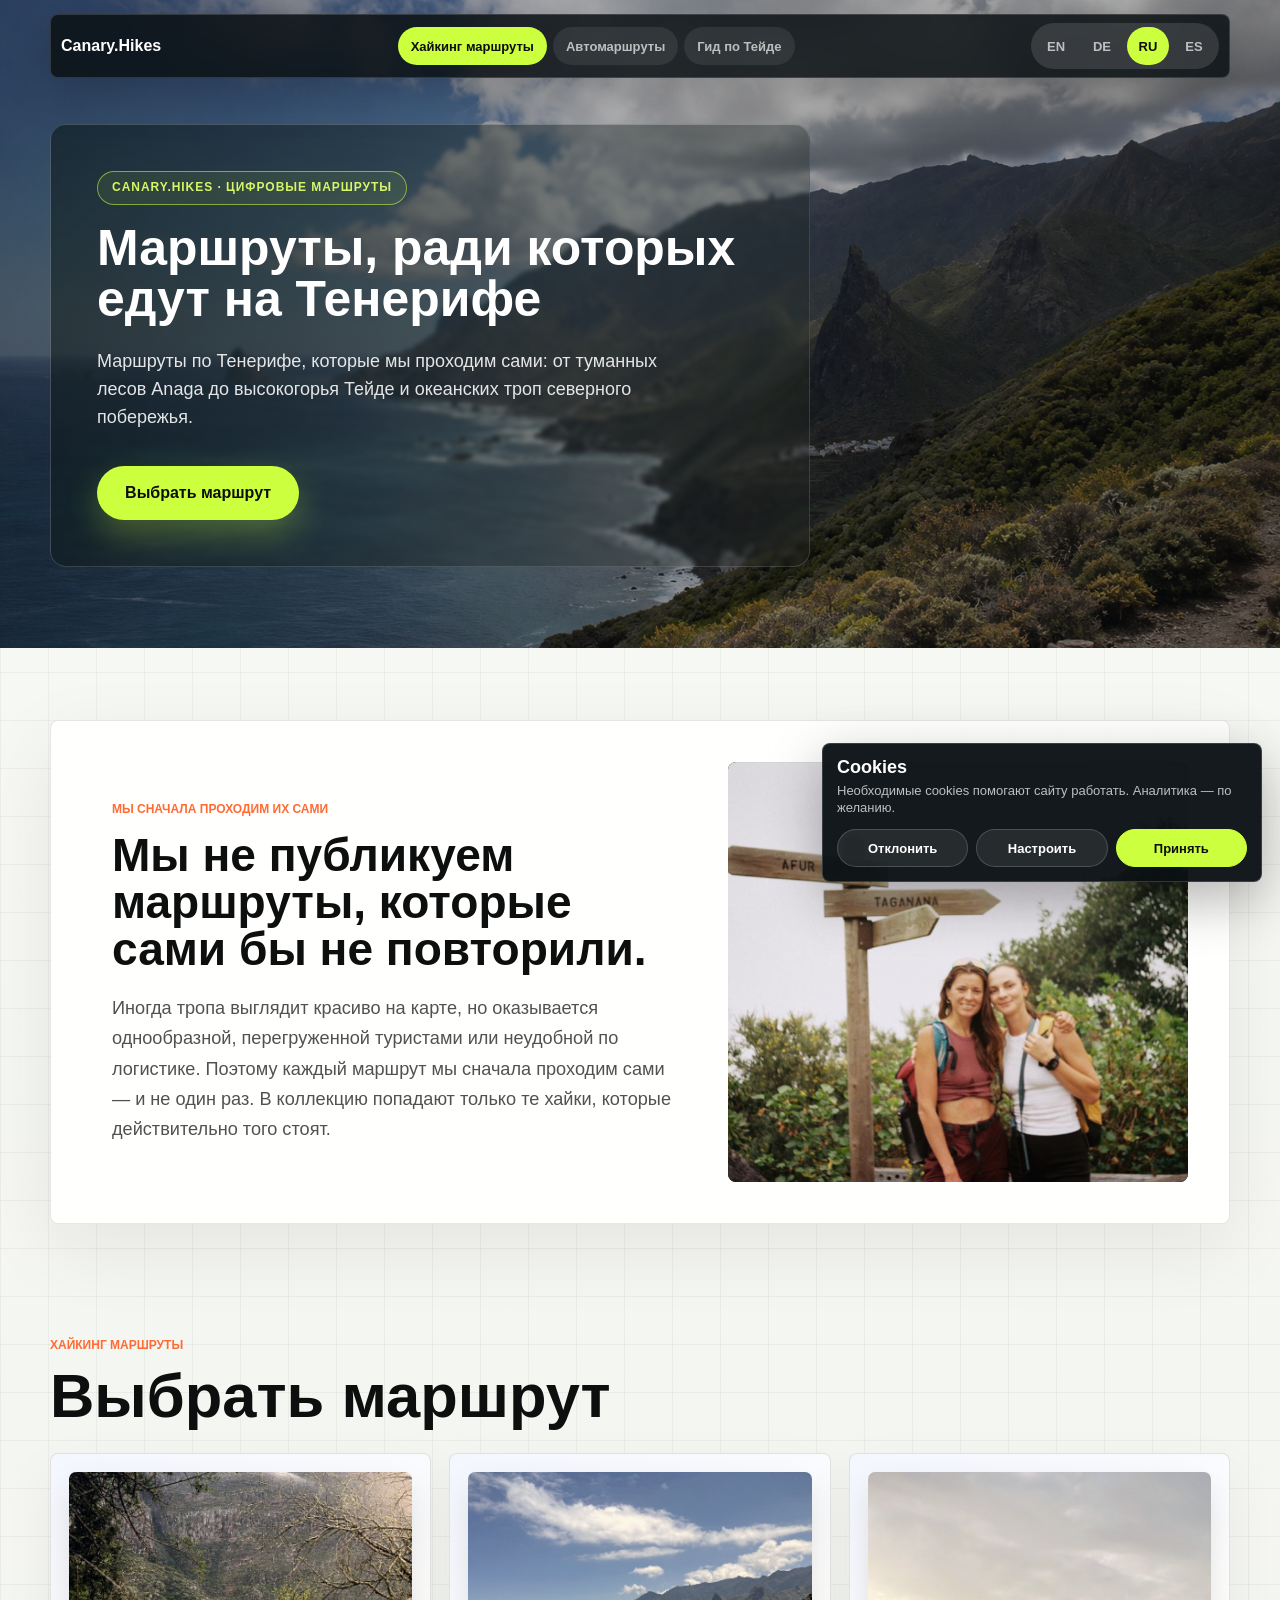
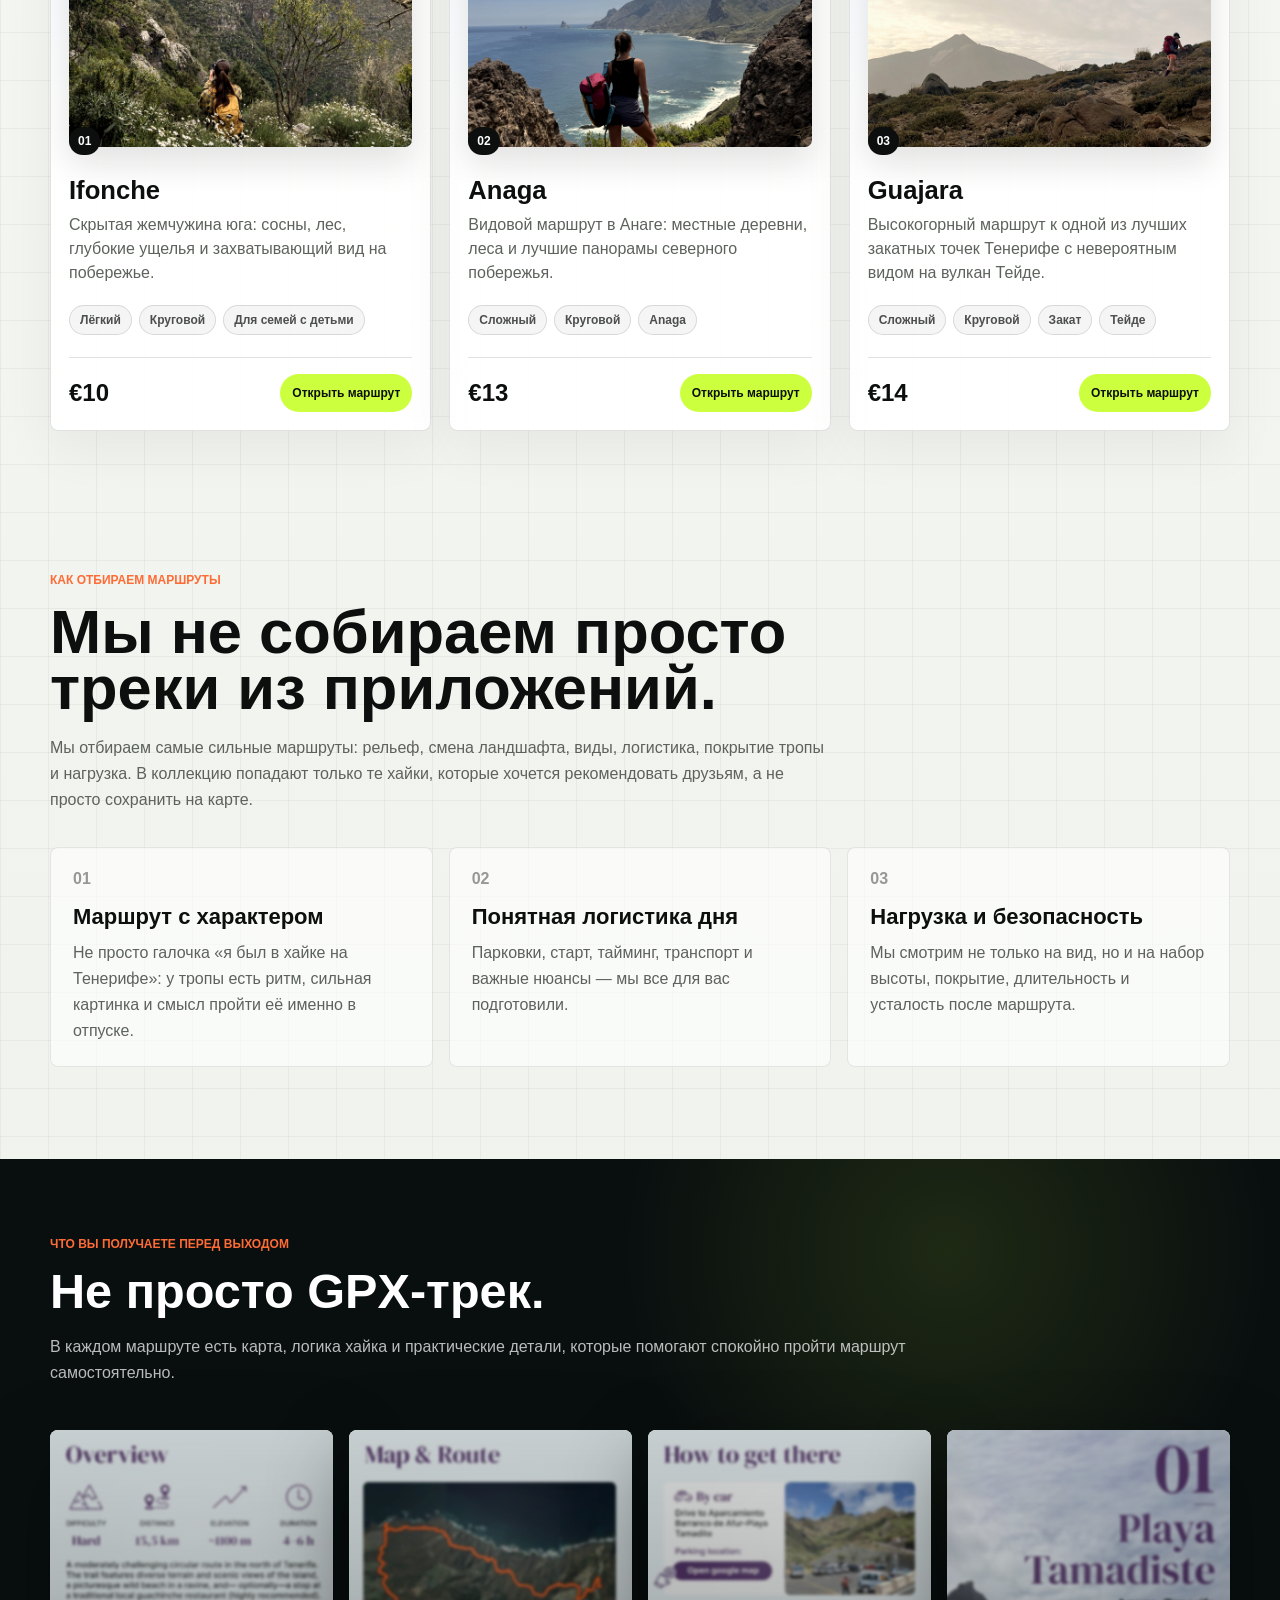
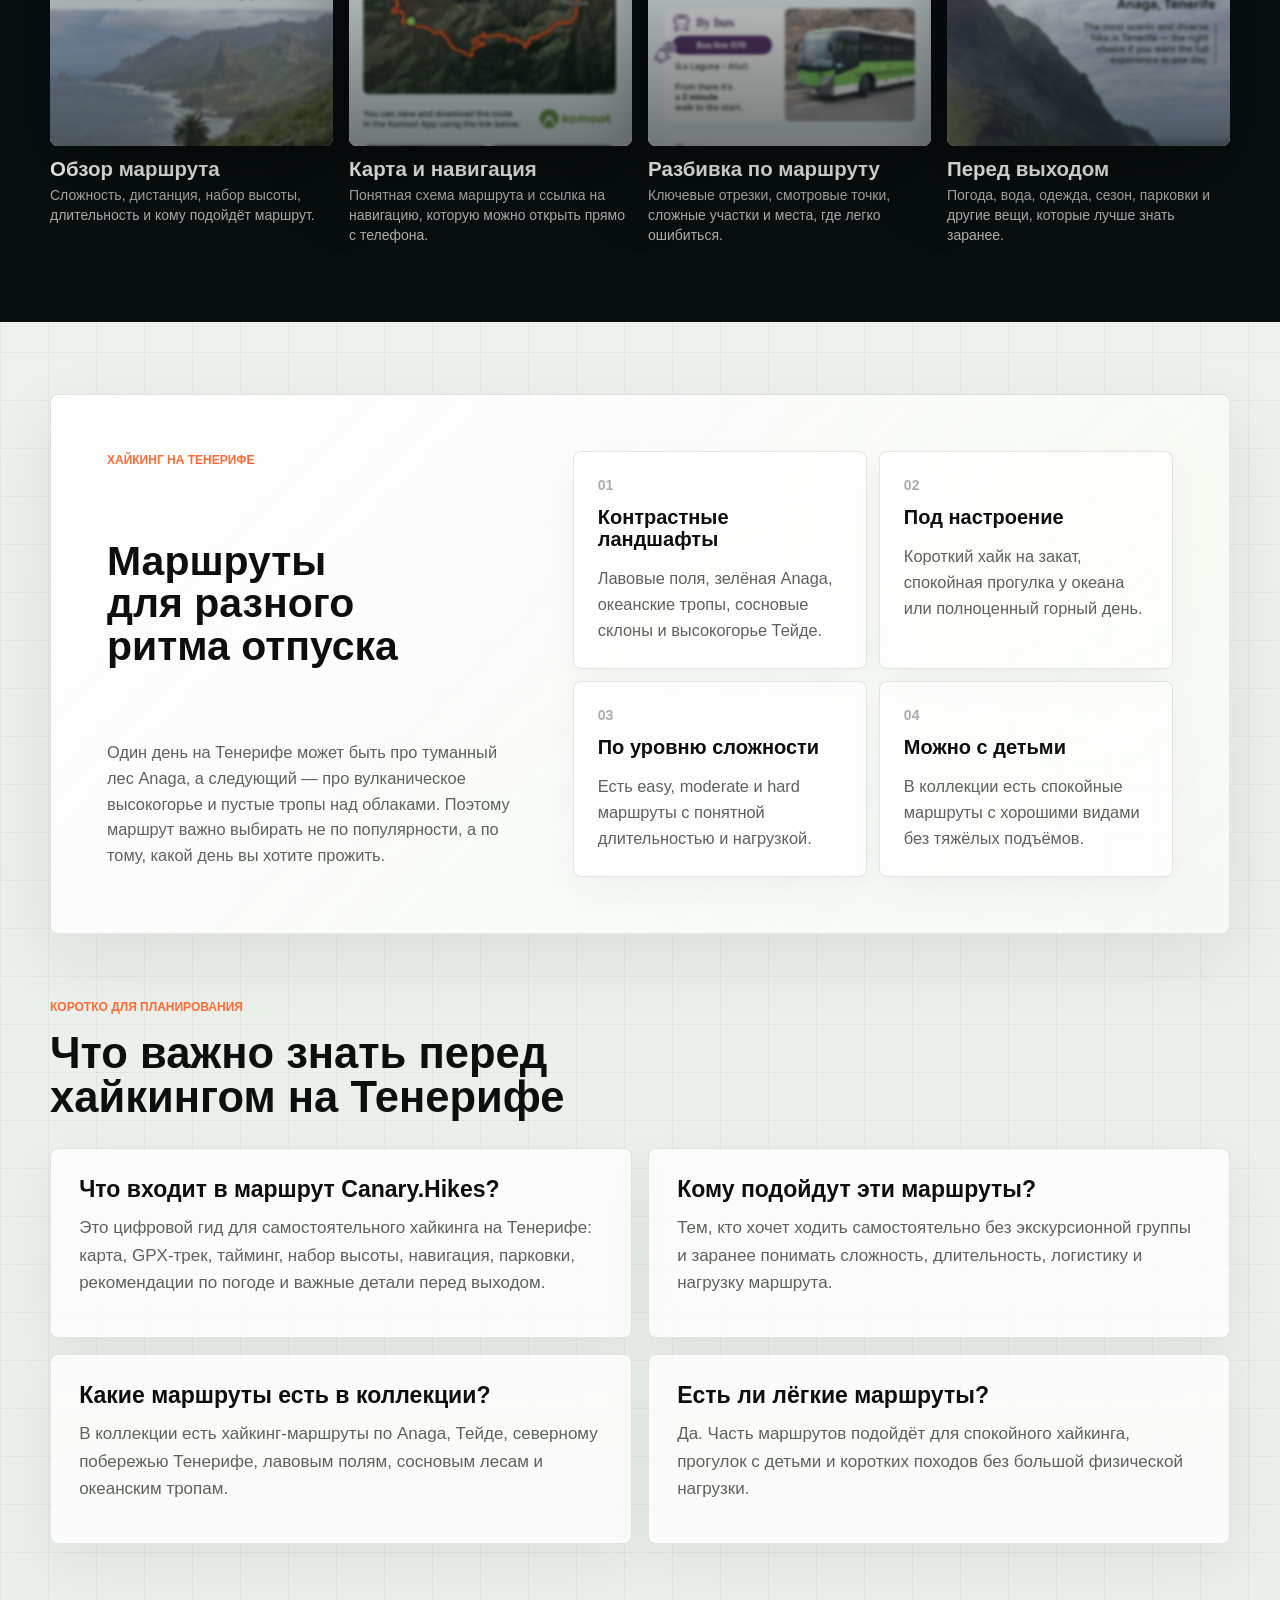
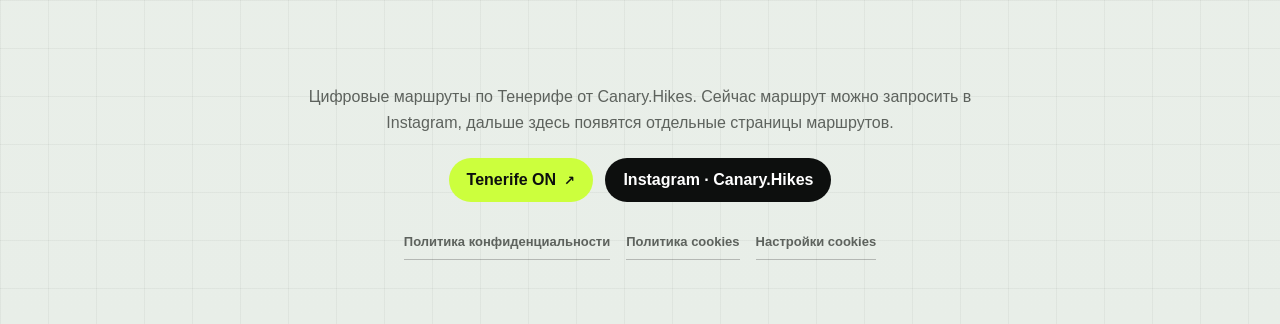
<file: ru/hiking-routes/index.html>
<!doctype html>
<html lang="ru">
  <head>
<!-- Google tag (gtag.js) -->
<script async src="https://www.googletagmanager.com/gtag/js?id=G-Z81YE5CEX2"></script>
<script>
  window.dataLayer = window.dataLayer || [];
  function gtag(){dataLayer.push(arguments);}
  gtag('consent', 'default', {
    analytics_storage: 'denied',
    ad_storage: 'denied',
    ad_user_data: 'denied',
    ad_personalization: 'denied'
  });
  gtag('js', new Date());

  gtag('config', 'G-Z81YE5CEX2');
</script>

    <meta charset="UTF-8" />
    <meta name="viewport" content="width=device-width, initial-scale=1.0" />
    <title>Хайкинг на Тенерифе: маршруты без экскурсии | Canary.Hikes</title>
    <meta name="description" content="Готовые хайкинг маршруты по Тенерифе: Anaga, Тейде, лавовые поля, океанские тропы, карта, GPX-трек, сложность, время, старт и логистика." />
    <meta property="og:title" content="Маршруты, ради которых едут на Тенерифе" />
    <meta property="og:description" content="Маршруты по Тенерифе без экскурсии: Anaga, Тейде, лавовые поля и океанские тропы с картой, временем, сложностью, стартом и советами перед выходом." />
    <meta property="og:type" content="website" />
    <meta name="keywords" content="хайкинг Тенерифе, маршруты Тенерифе, треккинг Тенерифе, пешеходные маршруты Тенерифе, самостоятельные маршруты Тенерифе, маршруты Анаги, маршруты без экскурсии Тенерифе, легкие маршруты Тенерифе, сложные маршруты Тенерифе, Anaga hiking, Teide hiking, Tenerife hiking routes, Canary.Hikes" />
    <meta name="robots" content="index, follow, max-image-preview:large" />
    <meta property="og:image" content="/assets/anaga-benijo-premium-panorama.png" />
    <link rel="canonical" href="https://www.canaryhikes.eu/ru/hiking-routes/" />
    <script type="application/ld+json" data-structured-data="hiking">
      {
        "@context": "https://schema.org",
        "@graph": [
          {
            "@type": "WebPage",
            "@id": "https://www.canaryhikes.eu/ru/hiking-routes/#webpage",
            "url": "https://www.canaryhikes.eu/ru/hiking-routes/",
            "name": "Хайкинг на Тенерифе: маршруты без экскурсии | Canary.Hikes",
            "description": "Готовые хайкинг маршруты по Тенерифе: Anaga, Тейде, лавовые поля, океанские тропы, карта, GPX-трек, сложность, время, старт и логистика.",
            "inLanguage": "ru",
            "isPartOf": {
              "@type": "WebSite",
              "name": "Canary.Hikes",
              "url": "https://www.canaryhikes.eu"
            },
            "about": ["хайкинг на Тенерифе", "самостоятельные маршруты", "цифровые гайды", "Anaga", "Тейде", "маршруты без экскурсии"]
          },
          {
            "@type": "ItemList",
            "@id": "https://www.canaryhikes.eu/ru/hiking-routes/#route-guides",
            "name": "Маршруты, ради которых едут на Тенерифе",
            "description": "Маршруты по Тенерифе, которые мы проходим сами: от туманных лесов Anaga до высокогорья Тейде и океанских троп северного побережья.",
            "itemListElement": [
              { "@type": "ListItem", "position": 1, "item": { "@type": "Product", "name": "Ifonche", "description": "Скрытая жемчужина юга: сосны, лес, глубокие ущелья и захватывающий вид на побережье.", "category": "Digital hiking route guide", "brand": { "@type": "Brand", "name": "Canary.Hikes" }, "offers": { "@type": "Offer", "price": "10", "priceCurrency": "EUR", "availability": "https://schema.org/InStock", "url": "https://www.canaryhikes.eu/ru/hiking-routes/#products" } } },
              { "@type": "ListItem", "position": 2, "item": { "@type": "Product", "name": "Anaga", "description": "Видовой маршрут в Анаге: местные деревни, леса и лучшие панорамы северного побережья.", "category": "Digital hiking route guide", "brand": { "@type": "Brand", "name": "Canary.Hikes" }, "offers": { "@type": "Offer", "price": "13", "priceCurrency": "EUR", "availability": "https://schema.org/InStock", "url": "https://www.canaryhikes.eu/ru/hiking-routes/#products" } } },
              { "@type": "ListItem", "position": 3, "item": { "@type": "Product", "name": "Guajara", "description": "Высокогорный маршрут к одной из лучших закатных точек Тенерифе с невероятным видом на вулкан Тейде.", "category": "Digital hiking route guide", "brand": { "@type": "Brand", "name": "Canary.Hikes" }, "offers": { "@type": "Offer", "price": "14", "priceCurrency": "EUR", "availability": "https://schema.org/InStock", "url": "https://www.canaryhikes.eu/ru/hiking-routes/#products" } } }
            ]
          },
          {
            "@type": "FAQPage",
            "@id": "https://www.canaryhikes.eu/ru/hiking-routes/#faq",
            "mainEntity": [
              { "@type": "Question", "name": "Что входит в маршрут Canary.Hikes?", "acceptedAnswer": { "@type": "Answer", "text": "Это цифровой гид для самостоятельного хайкинга на Тенерифе: карта, GPX-трек, тайминг, набор высоты, навигация, парковки, рекомендации по погоде и важные детали перед выходом." } },
              { "@type": "Question", "name": "Кому подойдут эти маршруты?", "acceptedAnswer": { "@type": "Answer", "text": "Тем, кто хочет ходить самостоятельно без экскурсионной группы и заранее понимать сложность, длительность, логистику и нагрузку маршрута." } },
              { "@type": "Question", "name": "Какие маршруты есть в коллекции?", "acceptedAnswer": { "@type": "Answer", "text": "В коллекции есть хайкинг-маршруты по Anaga, Тейде, северному побережью Тенерифе, лавовым полям, сосновым лесам и океанским тропам." } },
              { "@type": "Question", "name": "Есть ли лёгкие маршруты?", "acceptedAnswer": { "@type": "Answer", "text": "Да. Часть маршрутов подойдёт для спокойного хайкинга, прогулок с детьми и коротких походов без большой физической нагрузки." } }
            ]
          }
        ]
      }
    </script>
    <link rel="stylesheet" href="/styles.css?v=90" />
  </head>
  <body>
    <header class="topbar">
      <a class="brand" href="/ru/teide-guide/" aria-label="Canary.Hikes главная">
        <span>Canary.Hikes</span>
      </a>
      <button class="menu-toggle" type="button" aria-expanded="false" aria-label="Открыть меню">☰</button>
      <nav class="nav" aria-label="Основная навигация">
        <a href="/ru/hiking-routes/" data-page-link="hiking" data-i18n="siteNav.hiking">Хайкинг маршруты</a>
        <a href="/ru/road-trips/" data-page-link="road" data-i18n="siteNav.road">Автомаршруты</a>
        <a href="/ru/teide-guide/" data-page-link="teide" data-i18n="siteNav.teide">Гид по Тейде</a>
      </nav>
      <div class="lang-switch" aria-label="Выбор языка">
        <a data-lang="en" href="?lang=en">EN</a>
        <a data-lang="de" href="?lang=de">DE</a>
        <a class="active" data-lang="ru" href="?lang=ru">RU</a>
        <a data-lang="es" href="?lang=es">ES</a>
      </div>
    </header>

    <main id="top" class="shop-page">
      <section class="shop-hero shop-hero-hiking">
        <img src="/assets/anaga-benijo-premium-panorama.png" alt="Панорама Анаги и побережья Бенихо на Тенерифе" />
        <div class="hero-shade"></div>
        <div class="shop-hero-content">
          <p class="eyebrow">Canary.Hikes · цифровые маршруты</p>
          <h1>Маршруты, ради которых едут на Тенерифе</h1>
          <p class="hero-copy">Маршруты по Тенерифе, которые мы проходим сами: от туманных лесов Anaga до высокогорья Тейде и океанских троп северного побережья.</p>
          <div class="hero-actions">
            <a class="primary-btn" href="#products">Выбрать маршрут</a>
          </div>
        </div>
      </section>

      <section class="shop-about">
        <div class="shop-about-copy">
          <p class="eyebrow">Мы сначала проходим их сами</p>
          <h2>Мы не публикуем маршруты, которые сами бы не повторили.</h2>
          <p>Иногда тропа выглядит красиво на карте, но оказывается однообразной, перегруженной туристами или неудобной по логистике. Поэтому каждый маршрут мы сначала проходим сами — и не один раз. В коллекцию попадают только те хайки, которые действительно того стоят.</p>
        </div>
        <figure class="shop-about-photo">
          <img src="/assets/film/anaga-sign-friends.jpg" alt="Canary.Hikes у указателя маршрутов Afur и Taganana в Anaga" loading="lazy" />
        </figure>
      </section>

      <section id="products" class="shop-section section-pad">
        <div class="section-head">
          <p class="eyebrow">Хайкинг маршруты</p>
          <h2>Выбрать маршрут</h2>
        </div>
        <div class="product-grid">
          <article class="product-card">
            <img class="product-image" src="/assets/film/ifonche-route-card.jpg" alt="Ifonche" loading="lazy" />
            <span class="product-index">01</span>
            <h3>Ifonche</h3>
            <p>Скрытая жемчужина юга: сосны, лес, глубокие ущелья и захватывающий вид на побережье.</p>
            <div class="product-tags">
              <span>Лёгкий</span><span>Круговой</span><span>Для семей с детьми</span>
            </div>
            <div class="product-buy"><strong>€10</strong><a href="https://www.instagram.com/Canary.Hikes" target="_blank" rel="noreferrer">Открыть маршрут</a></div>
          </article>
          <article class="product-card">
            <img class="product-image" src="/assets/film/anaga-route-card.jpg" alt="Anaga" loading="lazy" />
            <span class="product-index">02</span>
            <h3>Anaga</h3>
            <p>Видовой маршрут в Анаге: местные деревни, леса и лучшие панорамы северного побережья.</p>
            <div class="product-tags">
              <span>Сложный</span><span>Круговой</span><span>Anaga</span>
            </div>
            <div class="product-buy"><strong>€13</strong><a href="https://www.instagram.com/Canary.Hikes" target="_blank" rel="noreferrer">Открыть маршрут</a></div>
          </article>
          <article class="product-card">
            <img class="product-image" src="/assets/film/guajara-route-card.jpg" alt="Guajara" loading="lazy" />
            <span class="product-index">03</span>
            <h3>Guajara</h3>
            <p>Высокогорный маршрут к одной из лучших закатных точек Тенерифе с невероятным видом на вулкан Тейде.</p>
            <div class="product-tags">
              <span>Сложный</span><span>Круговой</span><span>Закат</span><span>Тейде</span>
            </div>
            <div class="product-buy"><strong>€14</strong><a href="https://www.instagram.com/Canary.Hikes" target="_blank" rel="noreferrer">Открыть маршрут</a></div>
          </article>
        </div>
      </section>

      <section id="why-these-hikes" class="shop-trust section-pad">
        <div class="section-head">
          <p class="eyebrow">Как отбираем маршруты</p>
          <h2>Мы не собираем просто треки из приложений.</h2>
          <p>Мы отбираем самые сильные маршруты: рельеф, смена ландшафта, виды, логистика, покрытие тропы и нагрузка. В коллекцию попадают только те хайки, которые хочется рекомендовать друзьям, а не просто сохранить на карте.</p>
        </div>
        <div class="shop-trust-grid">
          <article class="shop-trust-card">
            <span>01</span>
            <h3>Маршрут с характером</h3>
            <p>Не просто галочка «я был в хайке на Тенерифе»: у тропы есть ритм, сильная картинка и смысл пройти её именно в отпуске.</p>
          </article>
          <article class="shop-trust-card">
            <span>02</span>
            <h3>Понятная логистика дня</h3>
            <p>Парковки, старт, тайминг, транспорт и важные нюансы — мы все для вас подготовили.</p>
          </article>
          <article class="shop-trust-card">
            <span>03</span>
            <h3>Нагрузка и безопасность</h3>
            <p>Мы смотрим не только на вид, но и на набор высоты, покрытие, длительность и усталость после маршрута.</p>
          </article>
        </div>
      </section>

      <section id="guide-preview" class="guide-preview">
        <div class="section-head">
          <p class="eyebrow">Что вы получаете перед выходом</p>
          <h2>Не просто GPX-трек.</h2>
          <p>В каждом маршруте есть карта, логика хайка и практические детали, которые помогают спокойно пройти маршрут самостоятельно.</p>
        </div>
        <div class="guide-preview-grid">
          <article class="guide-preview-card">
            <div class="guide-preview-visual guide-preview-visual-overview has-image" aria-hidden="true">
              <img src="/assets/guide-preview/route-preview-2.jpg" alt="" loading="lazy" />
              <span class="preview-title"></span>
              <span class="preview-line preview-line-wide"></span>
              <span class="preview-line"></span>
              <span class="preview-line preview-line-short"></span>
              <span class="preview-map"></span>
              <span class="preview-route"></span>
              <span class="preview-dot preview-dot-one"></span>
              <span class="preview-dot preview-dot-two"></span>
              <span class="preview-dot preview-dot-three"></span>
            </div>
            <h3>Обзор маршрута</h3>
            <p>Сложность, дистанция, набор высоты, длительность и кому подойдёт маршрут.</p>
          </article>
          <article class="guide-preview-card">
            <div class="guide-preview-visual guide-preview-visual-map has-image" aria-hidden="true">
              <img src="/assets/guide-preview/route-preview-3.jpg" alt="" loading="lazy" />
              <span class="preview-title"></span>
              <span class="preview-line preview-line-wide"></span>
              <span class="preview-line"></span>
              <span class="preview-line preview-line-short"></span>
              <span class="preview-map"></span>
              <span class="preview-route"></span>
              <span class="preview-dot preview-dot-one"></span>
              <span class="preview-dot preview-dot-two"></span>
              <span class="preview-dot preview-dot-three"></span>
            </div>
            <h3>Карта и навигация</h3>
            <p>Понятная схема маршрута и ссылка на навигацию, которую можно открыть прямо с телефона.</p>
          </article>
          <article class="guide-preview-card">
            <div class="guide-preview-visual guide-preview-visual-timeline has-image" aria-hidden="true">
              <img src="/assets/guide-preview/route-preview-4.jpg" alt="" loading="lazy" />
              <span class="preview-title"></span>
              <span class="preview-line preview-line-wide"></span>
              <span class="preview-line"></span>
              <span class="preview-line preview-line-short"></span>
              <span class="preview-map"></span>
              <span class="preview-route"></span>
              <span class="preview-dot preview-dot-one"></span>
              <span class="preview-dot preview-dot-two"></span>
              <span class="preview-dot preview-dot-three"></span>
            </div>
            <h3>Разбивка по маршруту</h3>
            <p>Ключевые отрезки, смотровые точки, сложные участки и места, где легко ошибиться.</p>
          </article>
          <article class="guide-preview-card">
            <div class="guide-preview-visual guide-preview-visual-checklist has-image" aria-hidden="true">
              <img src="/assets/guide-preview/route-preview-1.jpg" alt="" loading="lazy" />
              <span class="preview-title"></span>
              <span class="preview-line preview-line-wide"></span>
              <span class="preview-line"></span>
              <span class="preview-line preview-line-short"></span>
              <span class="preview-map"></span>
              <span class="preview-route"></span>
              <span class="preview-dot preview-dot-one"></span>
              <span class="preview-dot preview-dot-two"></span>
              <span class="preview-dot preview-dot-three"></span>
            </div>
            <h3>Перед выходом</h3>
            <p>Погода, вода, одежда, сезон, парковки и другие вещи, которые лучше знать заранее.</p>
          </article>
        </div>
      </section>

      <section id="hiking-tenerife" class="shop-finale section-pad">
        <p class="eyebrow">Хайкинг на Тенерифе</p>
        <h2>Маршруты для разного ритма отпуска</h2>
        <p>Один день на Тенерифе может быть про туманный лес Anaga, а следующий — про вулканическое высокогорье и пустые тропы над облаками. Поэтому маршрут важно выбирать не по популярности, а по тому, какой день вы хотите прожить.</p>
        <div class="shop-finale-grid">
          <article>
            <span>01</span>
            <h3>Контрастные ландшафты</h3>
            <p>Лавовые поля, зелёная Anaga, океанские тропы, сосновые склоны и высокогорье Тейде.</p>
          </article>
          <article>
            <span>02</span>
            <h3>Под настроение</h3>
            <p>Короткий хайк на закат, спокойная прогулка у океана или полноценный горный день.</p>
          </article>
          <article>
            <span>03</span>
            <h3>По уровню сложности</h3>
            <p>Есть easy, moderate и hard маршруты с понятной длительностью и нагрузкой.</p>
          </article>
          <article>
            <span>04</span>
            <h3>Можно с детьми</h3>
            <p>В коллекции есть спокойные маршруты с хорошими видами без тяжёлых подъёмов.</p>
          </article>
        </div>
      </section>

      <section id="faq" class="shop-search-answers section-pad" aria-labelledby="shop-faq-title">
        <div class="section-head">
          <p class="eyebrow">Коротко для планирования</p>
          <h2 id="shop-faq-title">Что важно знать перед хайкингом на Тенерифе</h2>
        </div>
        <div class="shop-answer-grid">
          <article>
            <h3>Что входит в маршрут Canary.Hikes?</h3>
            <p>Это цифровой гид для самостоятельного хайкинга на Тенерифе: карта, GPX-трек, тайминг, набор высоты, навигация, парковки, рекомендации по погоде и важные детали перед выходом.</p>
          </article>
          <article>
            <h3>Кому подойдут эти маршруты?</h3>
            <p>Тем, кто хочет ходить самостоятельно без экскурсионной группы и заранее понимать сложность, длительность, логистику и нагрузку маршрута.</p>
          </article>
          <article>
            <h3>Какие маршруты есть в коллекции?</h3>
            <p>В коллекции есть хайкинг-маршруты по Anaga, Тейде, северному побережью Тенерифе, лавовым полям, сосновым лесам и океанским тропам.</p>
          </article>
          <article>
            <h3>Есть ли лёгкие маршруты?</h3>
            <p>Да. Часть маршрутов подойдёт для спокойного хайкинга, прогулок с детьми и коротких походов без большой физической нагрузки.</p>
          </article>
        </div>
      </section>
    </main>

    <footer>
      <p>Цифровые маршруты по Тенерифе от Canary.Hikes. Сейчас маршрут можно запросить в Instagram, дальше здесь появятся отдельные страницы маршрутов.</p>
      <a class="footer-link" href="https://www.tenerifeon.es/" target="_blank" rel="noreferrer">Tenerife ON</a>
      <a class="instagram-link" href="https://www.instagram.com/Canary.Hikes" target="_blank" rel="noreferrer">Instagram · Canary.Hikes</a>
      <nav class="legal-links" aria-label="Юридические ссылки">
        <a href="/privacy-policy/" data-legal="privacy">Политика конфиденциальности</a>
        <a href="/cookie-policy/" data-legal="cookies">Политика cookies</a>
        <button type="button" data-cookie-settings>Настройки cookies</button>
      </nav>
    </footer>

    <script src="/app.js?v=90"></script>
  </body>
</html>
</file>
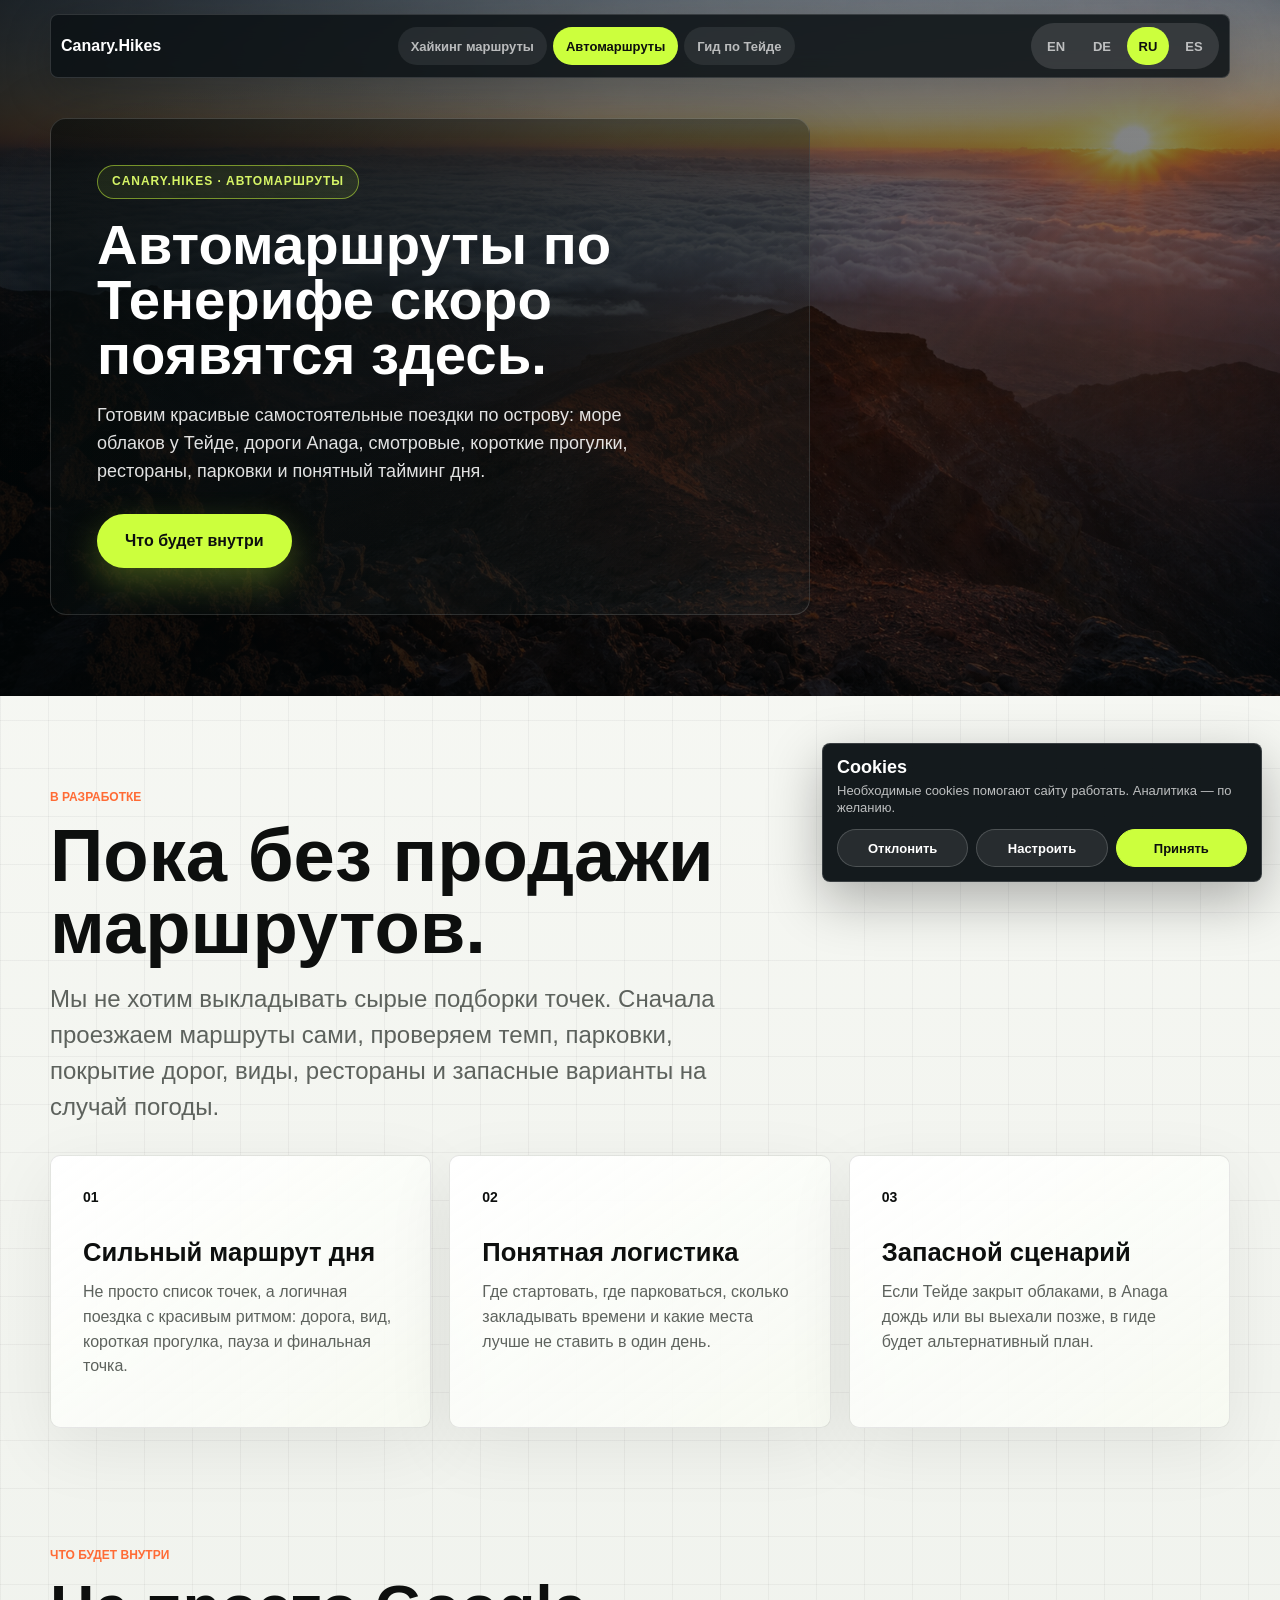
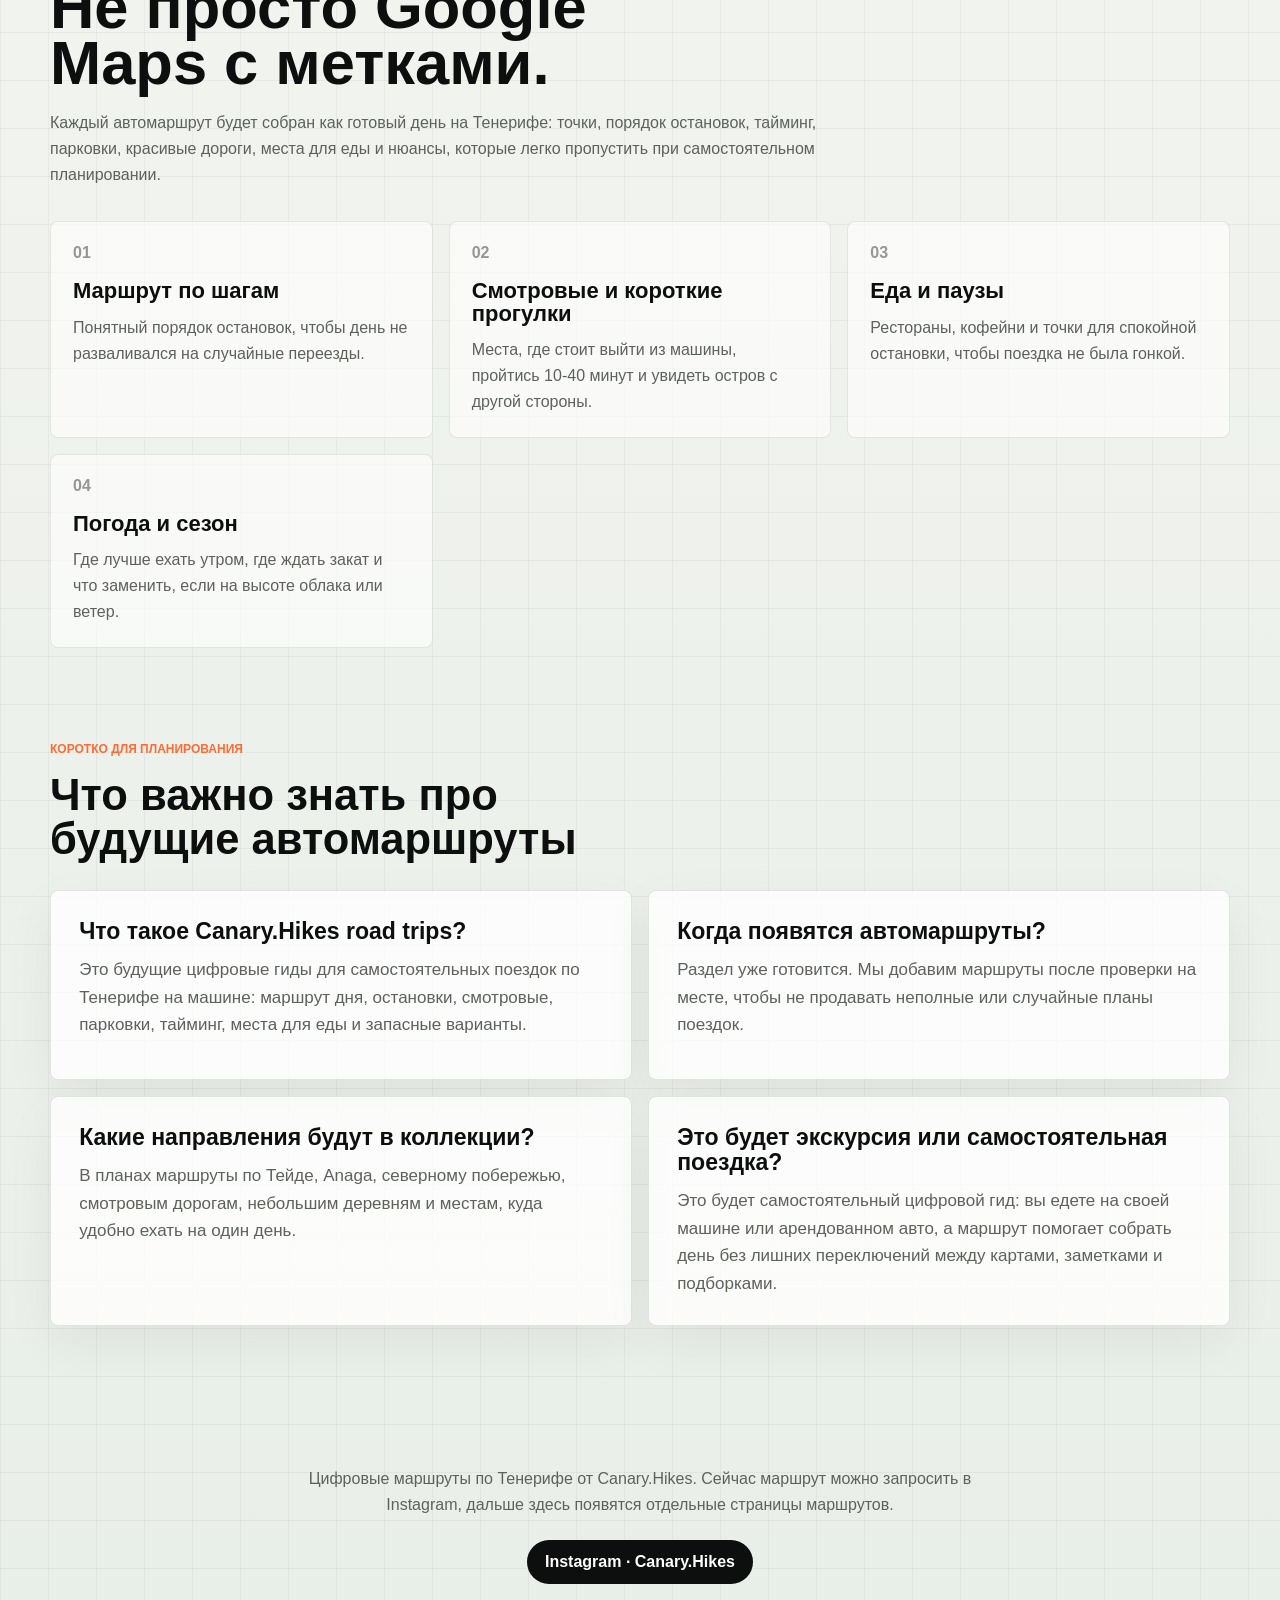
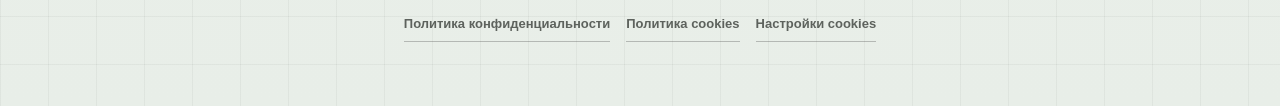
<file: ru/road-trips/index.html>
<!doctype html>
<html lang="ru">
  <head>
<!-- Google tag (gtag.js) -->
<script async src="https://www.googletagmanager.com/gtag/js?id=G-Z81YE5CEX2"></script>
<script>
  window.dataLayer = window.dataLayer || [];
  function gtag(){dataLayer.push(arguments);}
  gtag('consent', 'default', {
    analytics_storage: 'denied',
    ad_storage: 'denied',
    ad_user_data: 'denied',
    ad_personalization: 'denied'
  });
  gtag('js', new Date());

  gtag('config', 'G-Z81YE5CEX2');
</script>

    <meta charset="UTF-8" />
    <meta name="viewport" content="width=device-width, initial-scale=1.0" />
    <title>Автомаршруты по Тенерифе скоро | Canary.Hikes</title>
    <meta name="description" content="Скоро здесь появятся готовые автомаршруты по Тенерифе: смотровые, океанские дороги, Тейде, Anaga, рестораны, парковки и понятный план дня." />
    <meta name="robots" content="index, follow, max-image-preview:large" />
    <meta name="keywords" content="автомаршруты Тенерифе, road trip Tenerife, маршрут по Тенерифе на машине, Тейде на машине, Anaga road trip, смотровые Тенерифе, поездка по Тенерифе, Canary.Hikes" />
    <meta property="og:title" content="Автомаршруты по Тенерифе скоро | Canary.Hikes" />
    <meta property="og:description" content="Мы готовим цифровые road trip гиды по Тенерифе с красивыми дорогами, остановками, таймингом, парковками и запасными сценариями." />
    <meta property="og:type" content="website" />
    <meta property="og:image" content="/assets/teide-sunrise.png" />
    <meta name="twitter:card" content="summary_large_image" />
    <link rel="canonical" href="https://www.canaryhikes.eu/ru/road-trips/" />
    <link rel="alternate" hreflang="en" href="https://www.canaryhikes.eu/en/road-trips/" />
    <link rel="alternate" hreflang="de" href="https://www.canaryhikes.eu/de/road-trips/" />
    <link rel="alternate" hreflang="ru" href="https://www.canaryhikes.eu/ru/road-trips/" />
    <link rel="alternate" hreflang="es" href="https://www.canaryhikes.eu/es/road-trips/" />
    <link rel="alternate" hreflang="x-default" href="https://www.canaryhikes.eu/en/road-trips/" />
    <link rel="stylesheet" href="/styles.css?v=91" />
    <script type="application/ld+json">
      {
        "@context": "https://schema.org",
        "@graph": [
          {
            "@type": "WebPage",
            "@id": "https://www.canaryhikes.eu/ru/road-trips/#webpage",
            "url": "https://www.canaryhikes.eu/ru/road-trips/",
            "name": "Автомаршруты по Тенерифе скоро | Canary.Hikes",
            "description": "Скоро здесь появятся готовые автомаршруты по Тенерифе: смотровые, океанские дороги, Тейде, Anaga, рестораны, парковки и понятный план дня.",
            "inLanguage": "ru",
            "isPartOf": {
              "@type": "WebSite",
              "name": "Canary.Hikes",
              "url": "https://www.canaryhikes.eu"
            },
            "about": [
              "автомаршруты по Тенерифе",
              "road trip Tenerife",
              "Тенерифе на машине",
              "Тейде на машине",
              "смотровые Тенерифе"
            ]
          },
          {
            "@type": "FAQPage",
            "@id": "https://www.canaryhikes.eu/ru/road-trips/#faq",
            "mainEntity": [
              {
                "@type": "Question",
                "name": "Что такое Canary.Hikes road trips?",
                "acceptedAnswer": {
                  "@type": "Answer",
                  "text": "Это будущие цифровые гиды для самостоятельных поездок по Тенерифе на машине: маршрут дня, остановки, смотровые, парковки, тайминг, места для еды и запасные варианты."
                }
              },
              {
                "@type": "Question",
                "name": "Когда появятся автомаршруты?",
                "acceptedAnswer": {
                  "@type": "Answer",
                  "text": "Раздел уже готовится. Мы добавим маршруты после проверки на месте, чтобы не продавать неполные или случайные планы поездок."
                }
              },
              {
                "@type": "Question",
                "name": "Какие направления будут в коллекции?",
                "acceptedAnswer": {
                  "@type": "Answer",
                  "text": "В планах маршруты по Тейде, Anaga, северному побережью, смотровым дорогам, небольшим деревням и местам, куда удобно ехать на один день."
                }
              }
            ]
          }
        ]
      }
    </script>
  </head>
  <body>
    <header class="topbar">
      <a class="brand" href="/ru/hiking-routes/" aria-label="Canary.Hikes главная">
        <span>Canary.Hikes</span>
      </a>
      <button class="menu-toggle" type="button" aria-expanded="false" aria-label="Открыть меню">☰</button>
      <nav class="nav" aria-label="Основная навигация">
        <a href="/ru/hiking-routes/" data-page-link="hiking">Хайкинг маршруты</a>
        <a href="/ru/road-trips/" data-page-link="road">Автомаршруты</a>
        <a href="/ru/teide-guide/" data-page-link="teide">Гид по Тейде</a>
      </nav>
      <div class="lang-switch" aria-label="Выбор языка">
        <a data-lang="en" href="/en/road-trips/">EN</a>
        <a data-lang="de" href="/de/road-trips/">DE</a>
        <a class="active" data-lang="ru" href="/ru/road-trips/">RU</a>
        <a data-lang="es" href="/es/road-trips/">ES</a>
      </div>
    </header>

    <main id="top" class="shop-page">
      <section class="shop-hero shop-hero-road">
        <img src="/assets/teide-sunrise.png" alt="Рассвет над морем облаков и вулканическим хребтом Тейде на Тенерифе" />
        <div class="hero-shade"></div>
        <div class="shop-hero-content">
          <p class="eyebrow">Canary.Hikes · автомаршруты</p>
          <h1>Автомаршруты по Тенерифе скоро появятся здесь.</h1>
          <p class="hero-copy">Готовим красивые самостоятельные поездки по острову: море облаков у Тейде, дороги Anaga, смотровые, короткие прогулки, рестораны, парковки и понятный тайминг дня.</p>
          <div class="hero-actions">
            <a class="primary-btn" href="#products">Что будет внутри</a>
          </div>
        </div>
      </section>

      <section id="products" class="road-soon section-pad">
        <div class="section-head">
          <p class="eyebrow">В разработке</p>
          <h2>Пока без продажи маршрутов.</h2>
          <p>Мы не хотим выкладывать сырые подборки точек. Сначала проезжаем маршруты сами, проверяем темп, парковки, покрытие дорог, виды, рестораны и запасные варианты на случай погоды.</p>
        </div>
        <div class="road-soon-grid">
          <article class="road-soon-card">
            <span>01</span>
            <h3>Сильный маршрут дня</h3>
            <p>Не просто список точек, а логичная поездка с красивым ритмом: дорога, вид, короткая прогулка, пауза и финальная точка.</p>
          </article>
          <article class="road-soon-card">
            <span>02</span>
            <h3>Понятная логистика</h3>
            <p>Где стартовать, где парковаться, сколько закладывать времени и какие места лучше не ставить в один день.</p>
          </article>
          <article class="road-soon-card">
            <span>03</span>
            <h3>Запасной сценарий</h3>
            <p>Если Тейде закрыт облаками, в Anaga дождь или вы выехали позже, в гиде будет альтернативный план.</p>
          </article>
        </div>
      </section>

      <section id="why-these-hikes" class="shop-trust section-pad">
        <div class="section-head">
          <p class="eyebrow">Что будет внутри</p>
          <h2>Не просто Google Maps с метками.</h2>
          <p>Каждый автомаршрут будет собран как готовый день на Тенерифе: точки, порядок остановок, тайминг, парковки, красивые дороги, места для еды и нюансы, которые легко пропустить при самостоятельном планировании.</p>
        </div>
        <div class="shop-trust-grid">
          <article class="shop-trust-card"><span>01</span><h3>Маршрут по шагам</h3><p>Понятный порядок остановок, чтобы день не разваливался на случайные переезды.</p></article>
          <article class="shop-trust-card"><span>02</span><h3>Смотровые и прогулки</h3><p>Места, где стоит выйти из машины, пройтись 10-40 минут и увидеть остров с другой стороны.</p></article>
          <article class="shop-trust-card"><span>03</span><h3>Еда и паузы</h3><p>Рестораны, кофейни и точки для спокойной остановки, чтобы поездка не была гонкой.</p></article>
          <article class="shop-trust-card"><span>04</span><h3>Погода и сезон</h3><p>Где лучше ехать утром, где ждать закат и что заменить, если на высоте облака или ветер.</p></article>
        </div>
      </section>

      <section id="faq" class="shop-search-answers section-pad" aria-labelledby="shop-faq-title">
        <div class="section-head">
          <p class="eyebrow">Коротко для планирования</p>
          <h2 id="shop-faq-title">Что важно знать про будущие автомаршруты</h2>
        </div>
        <div class="shop-answer-grid">
          <article><h3>Что такое Canary.Hikes road trips?</h3><p>Это будущие цифровые гиды для самостоятельных поездок по Тенерифе на машине: маршрут дня, остановки, смотровые, парковки, тайминг, места для еды и запасные варианты.</p></article>
          <article><h3>Когда появятся автомаршруты?</h3><p>Раздел уже готовится. Мы добавим маршруты после проверки на месте, чтобы не продавать неполные или случайные планы поездок.</p></article>
          <article><h3>Какие направления будут в коллекции?</h3><p>В планах маршруты по Тейде, Anaga, северному побережью, смотровым дорогам, небольшим деревням и местам, куда удобно ехать на один день.</p></article>
          <article><h3>Это будет экскурсия или самостоятельная поездка?</h3><p>Это будет самостоятельный цифровой гид: вы едете на своей машине или арендованном авто, а маршрут помогает собрать день без хаоса и лишних вкладок.</p></article>
        </div>
      </section>
    </main>

    <footer>
      <p>Canary.Hikes готовит цифровые маршруты для самостоятельных поездок и хайкинга по Тенерифе.</p>
      <a class="instagram-link" href="https://www.instagram.com/Canary.Hikes" target="_blank" rel="noreferrer">Instagram · Canary.Hikes</a>
      <nav class="legal-links" aria-label="Юридические ссылки">
        <a href="/privacy-policy/">Политика конфиденциальности</a>
        <a href="/cookie-policy/">Политика cookies</a>
        <button type="button" data-cookie-settings>Настройки cookies</button>
      </nav>
    </footer>

    <script src="/app.js?v=91"></script>
  </body>
</html>
</file>
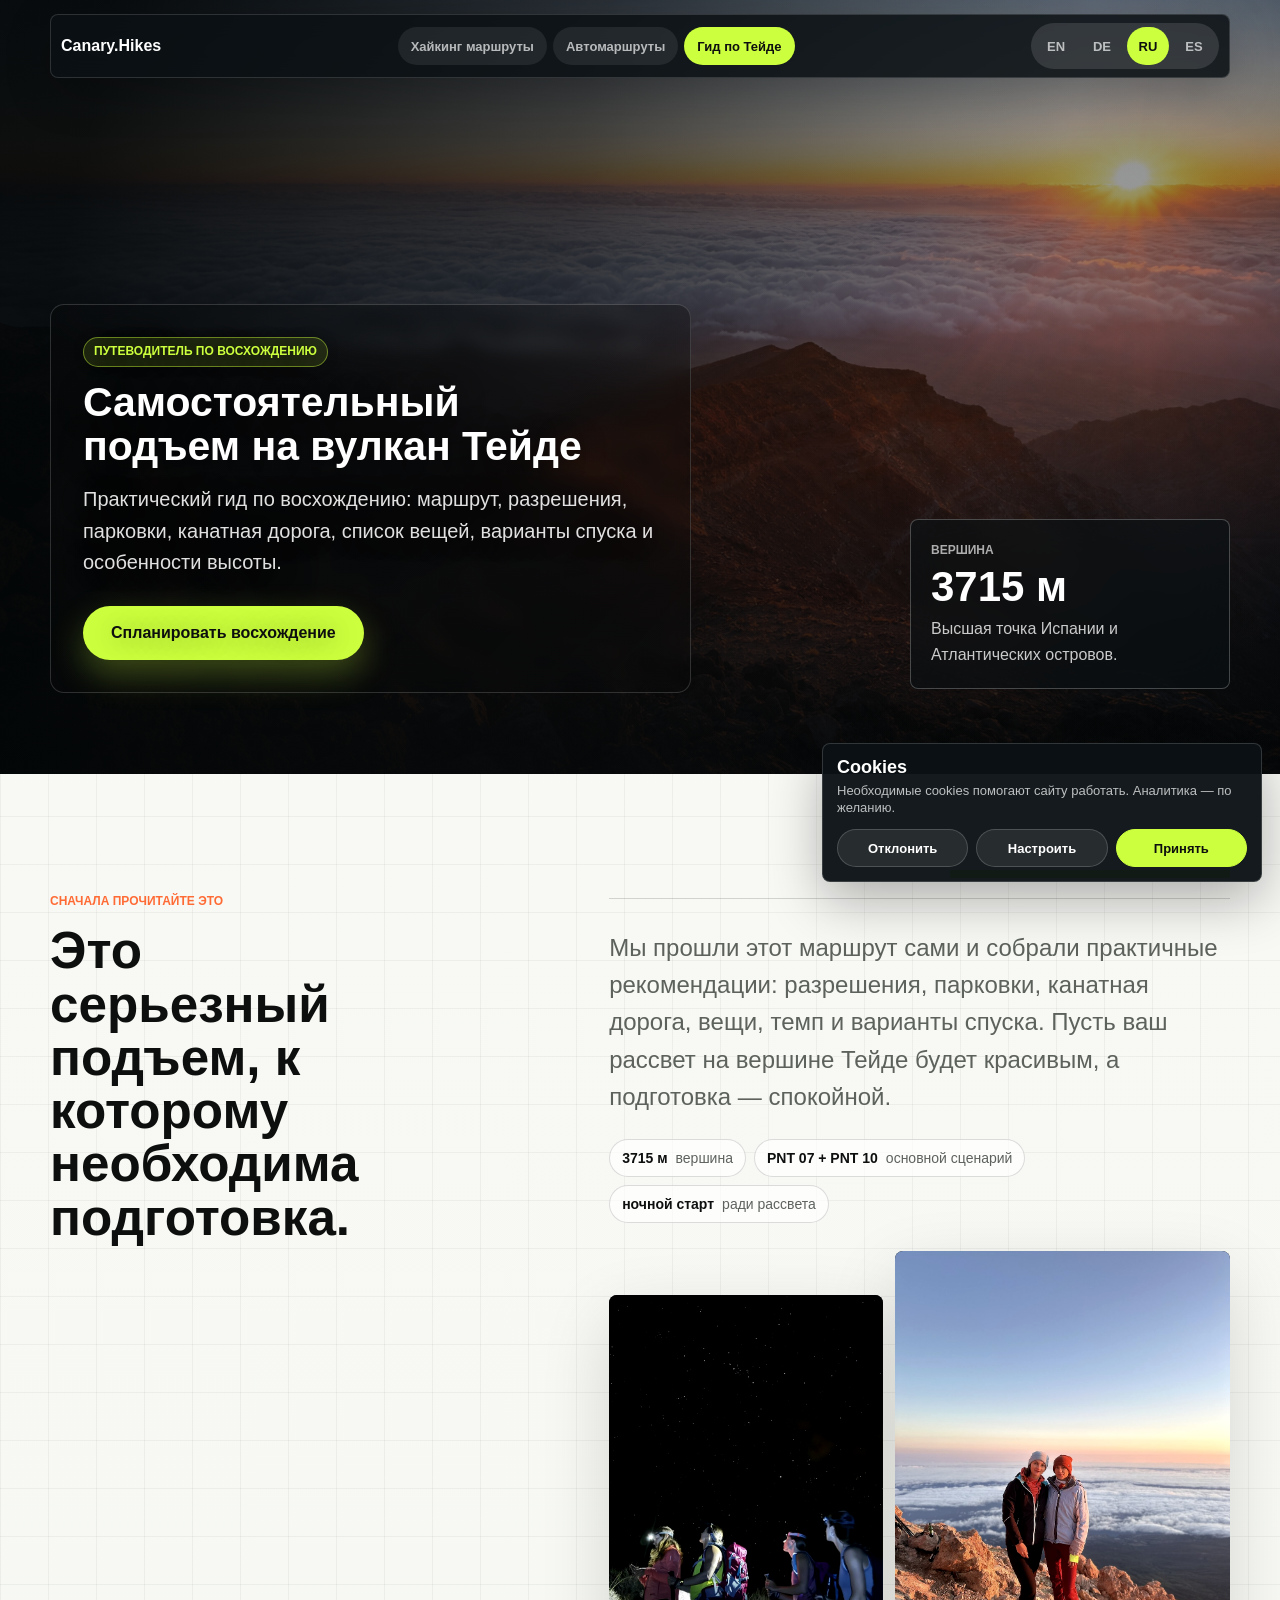
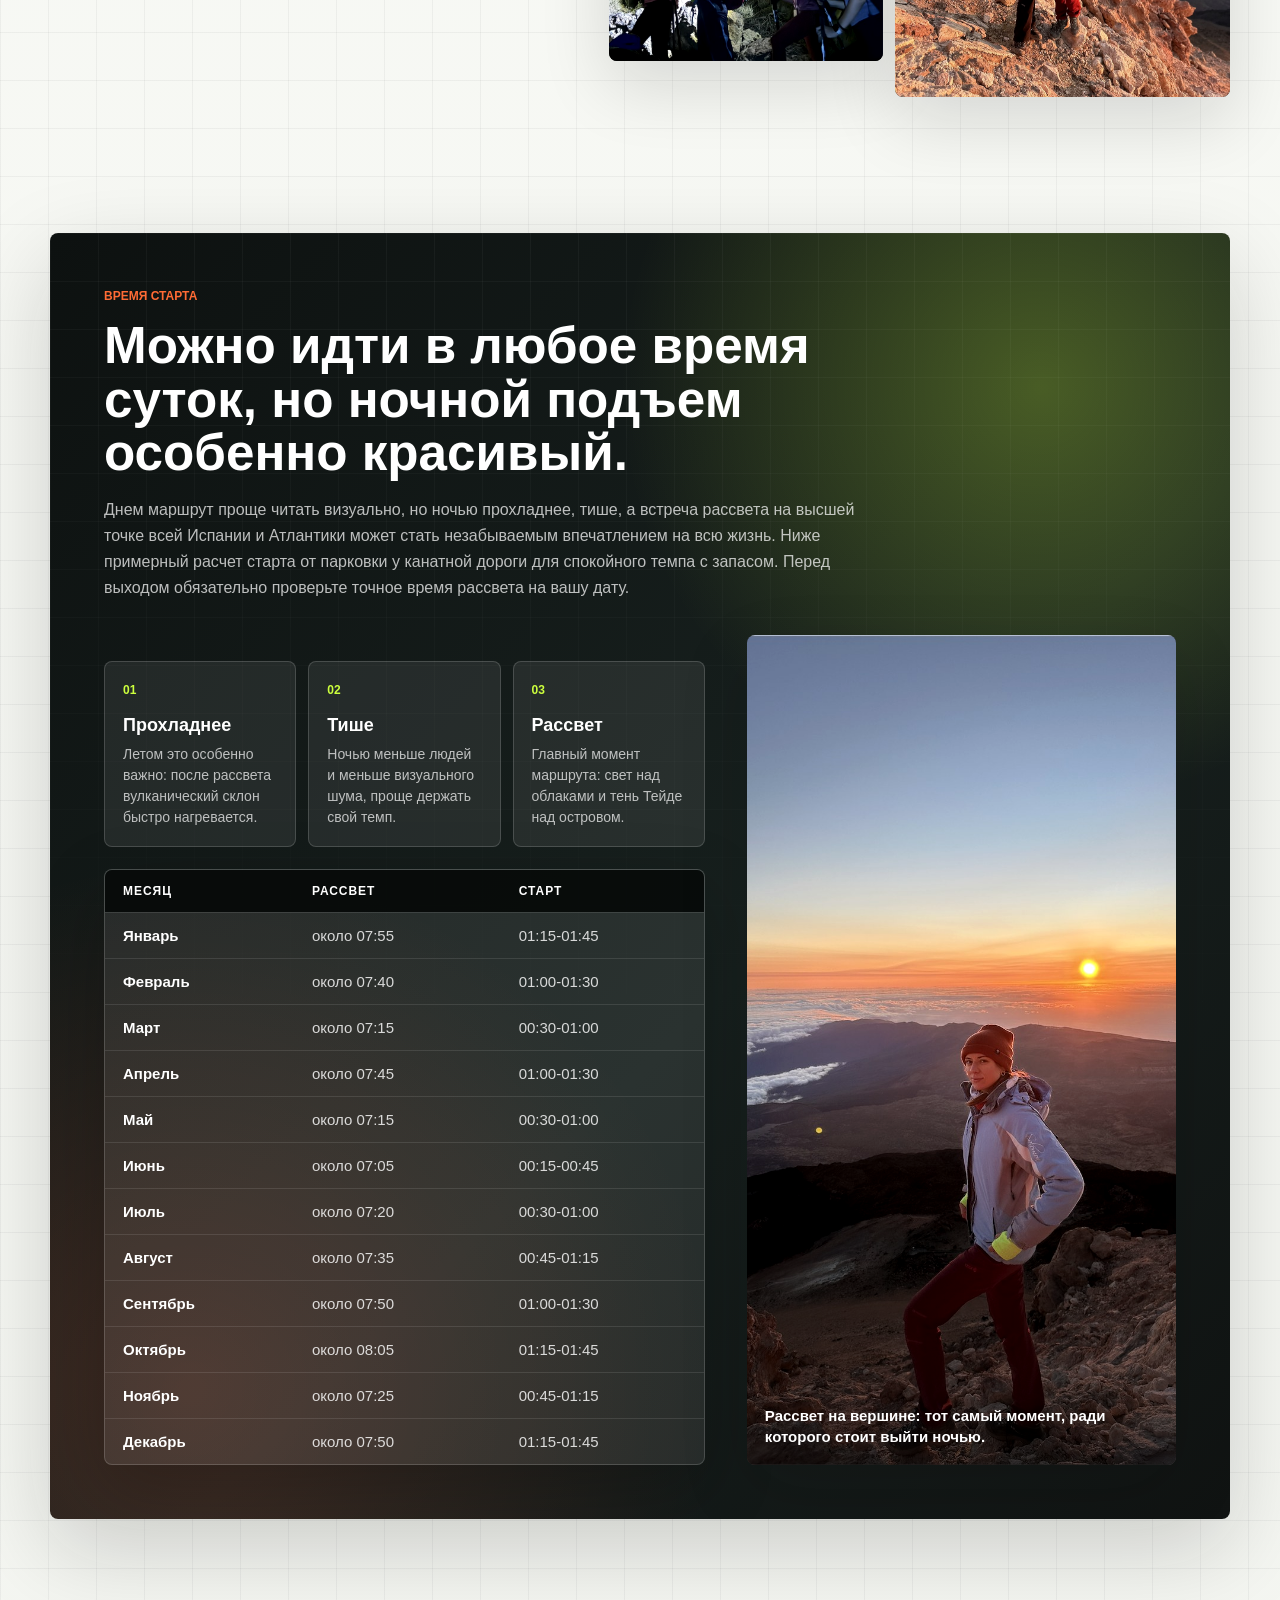
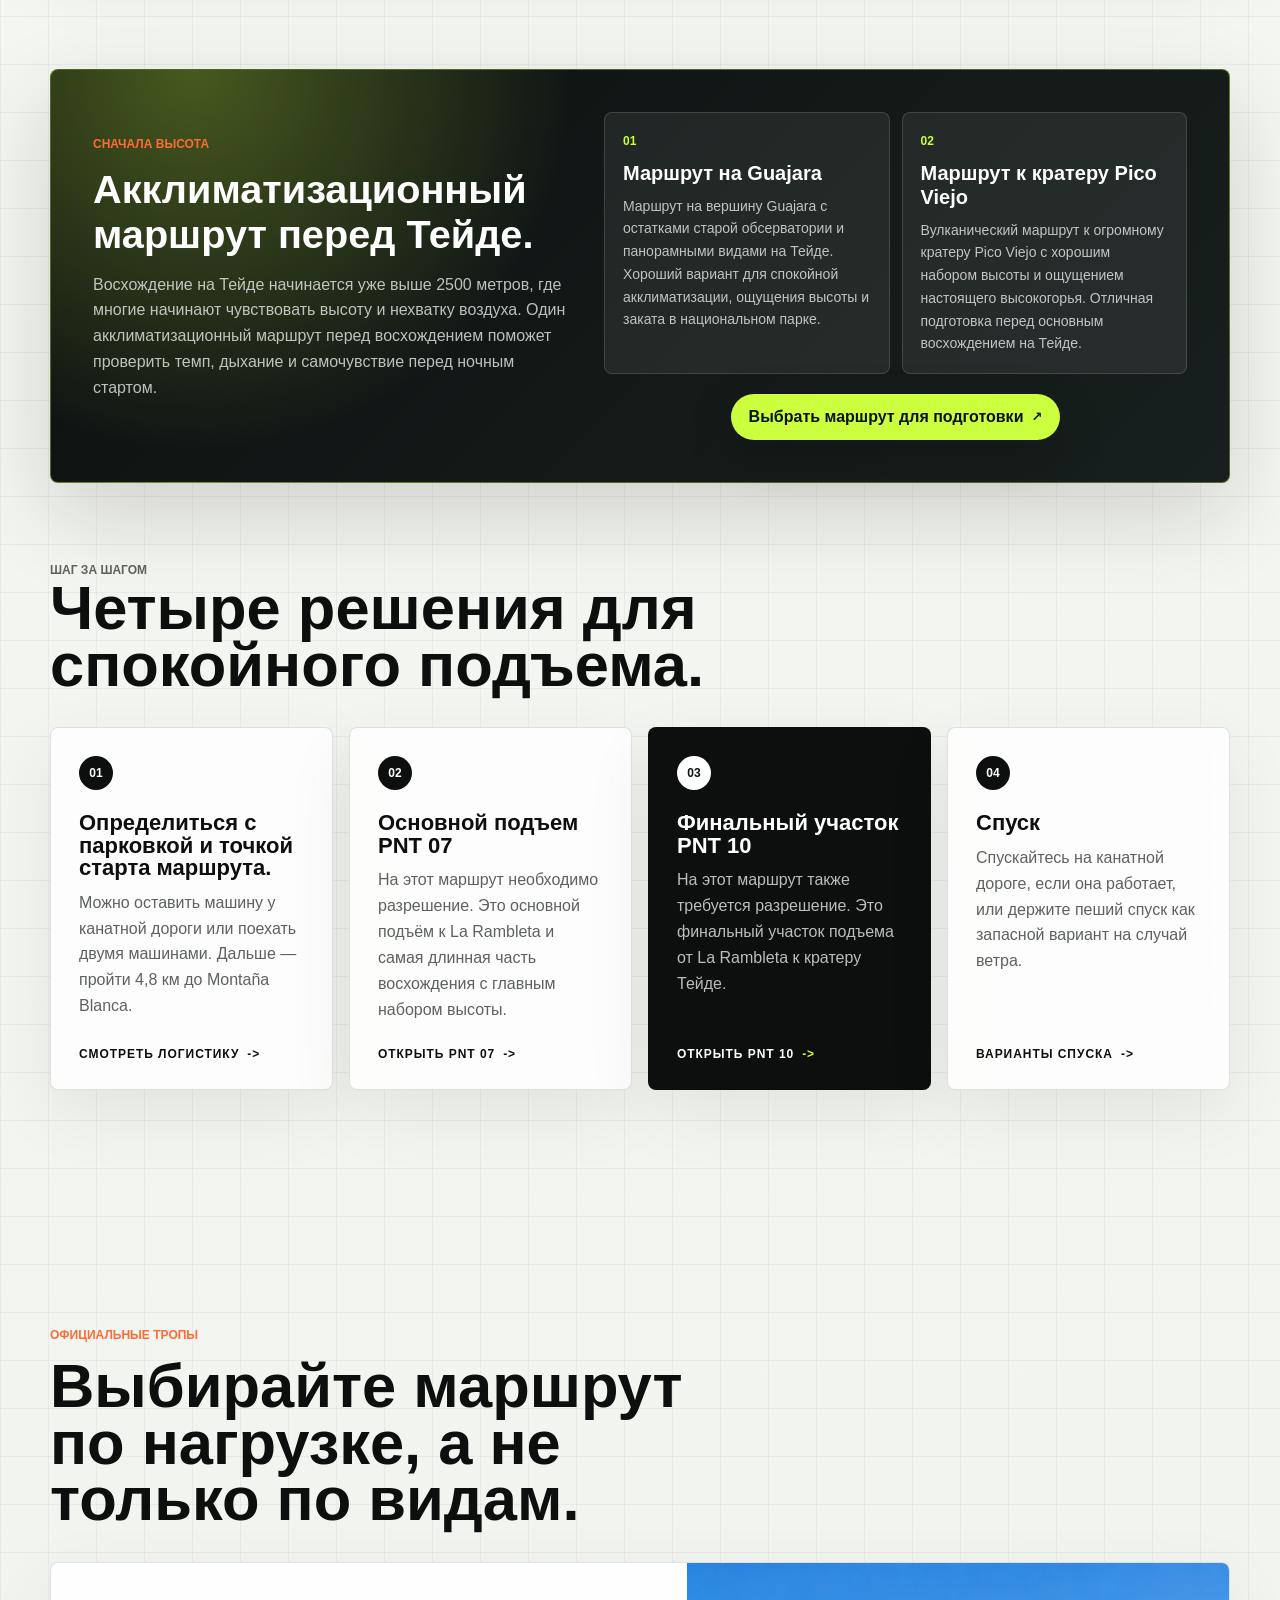
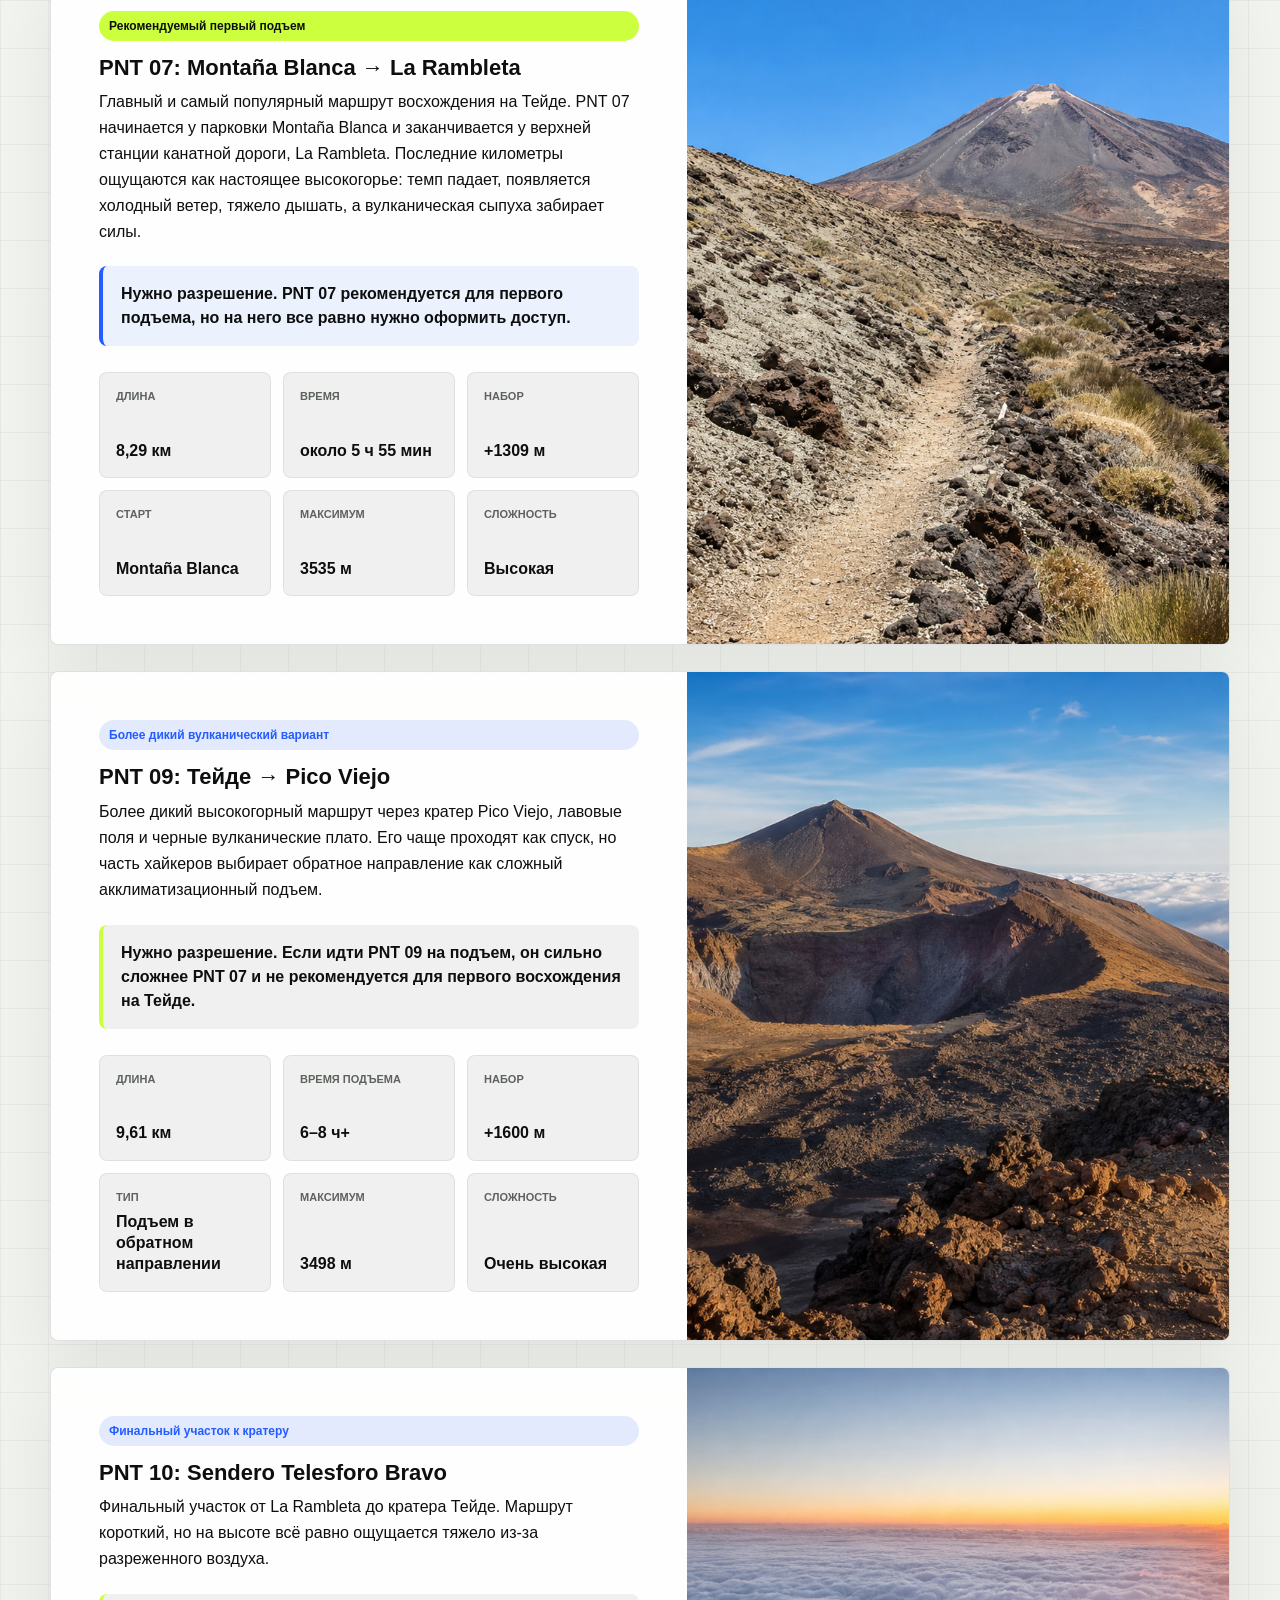
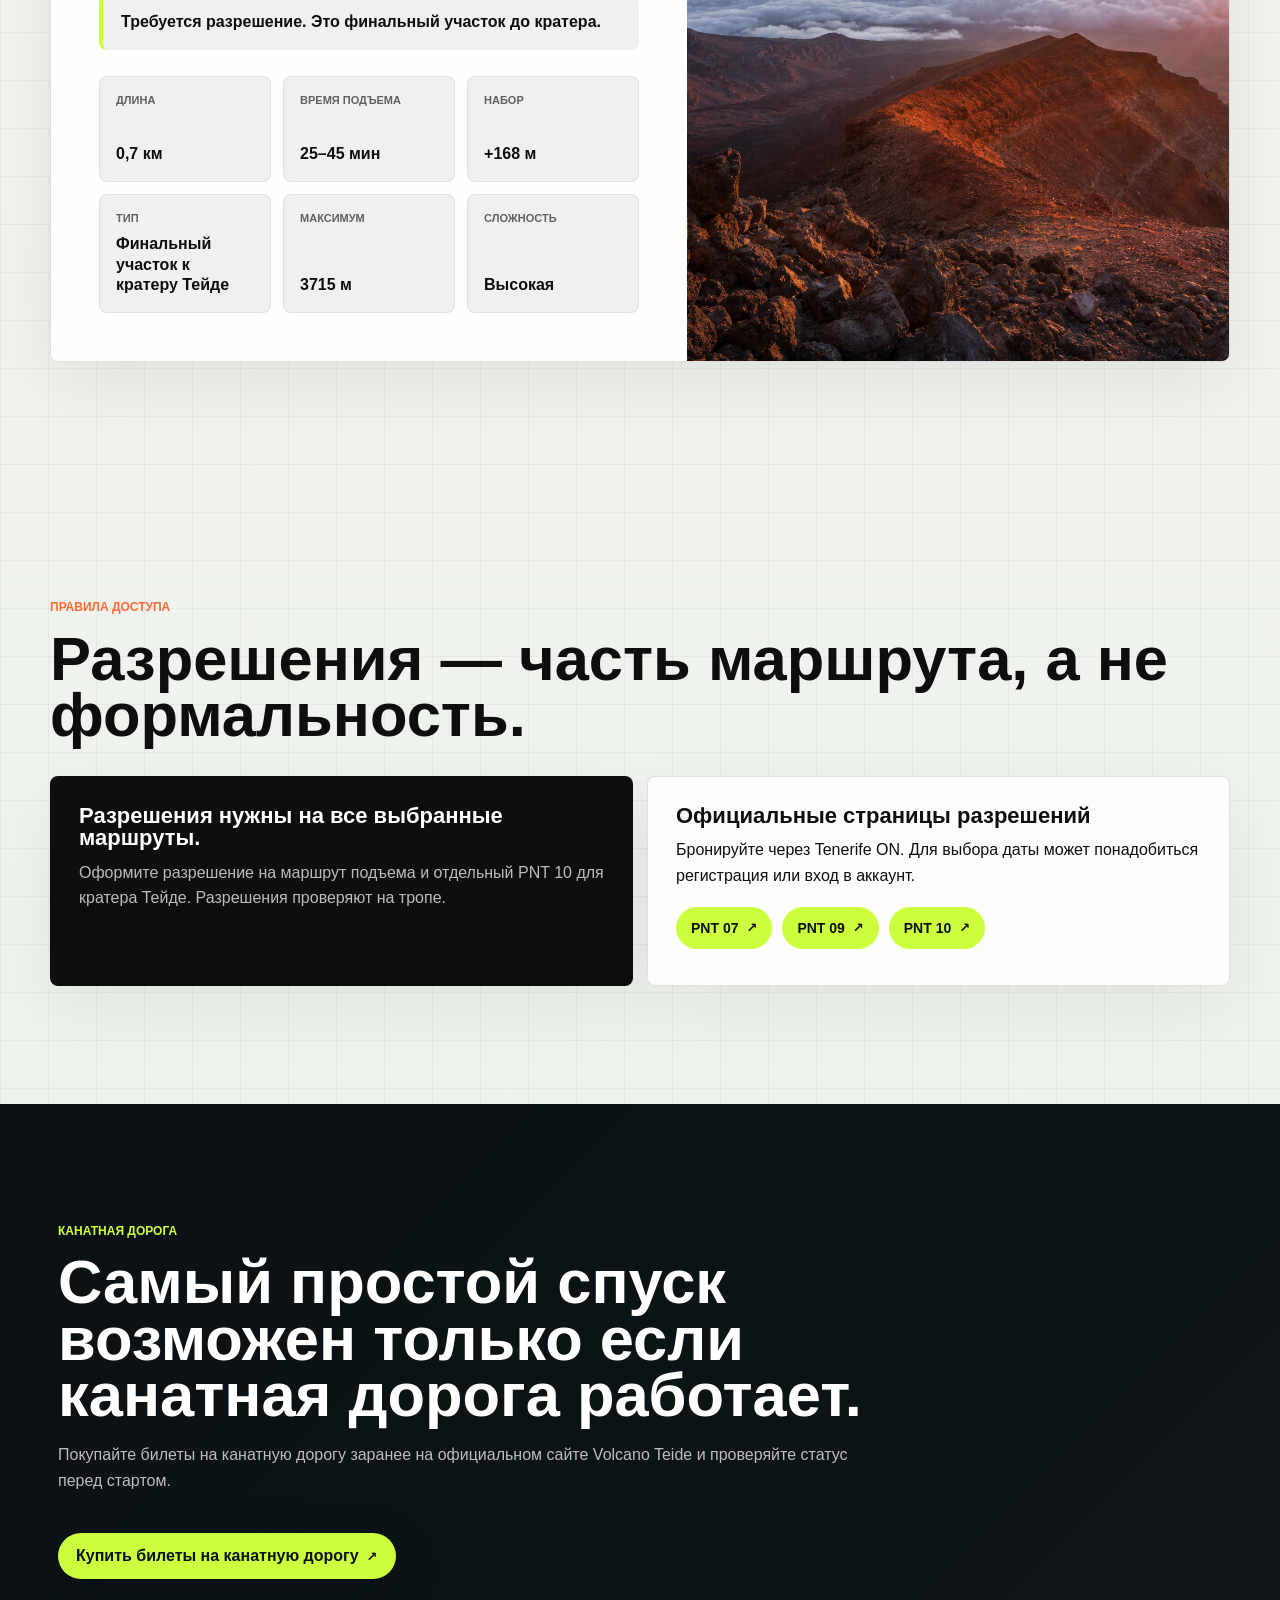
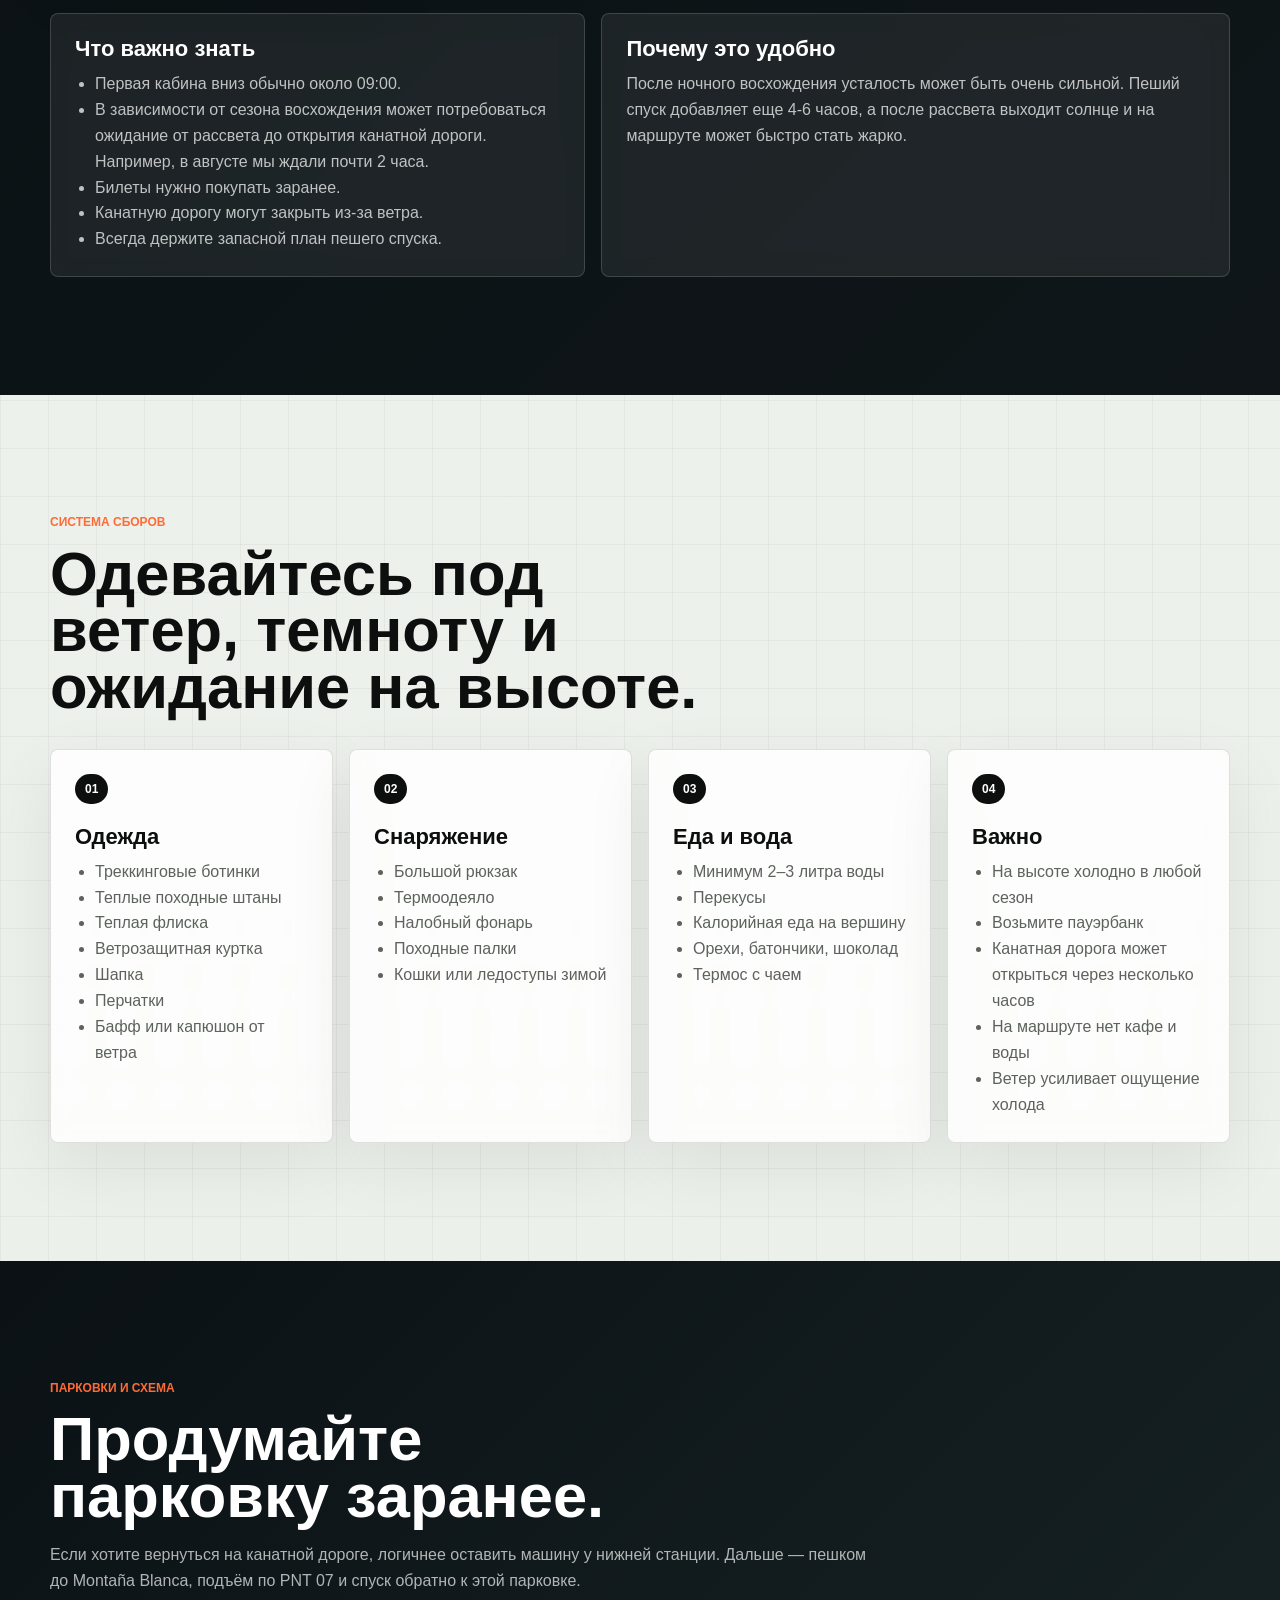
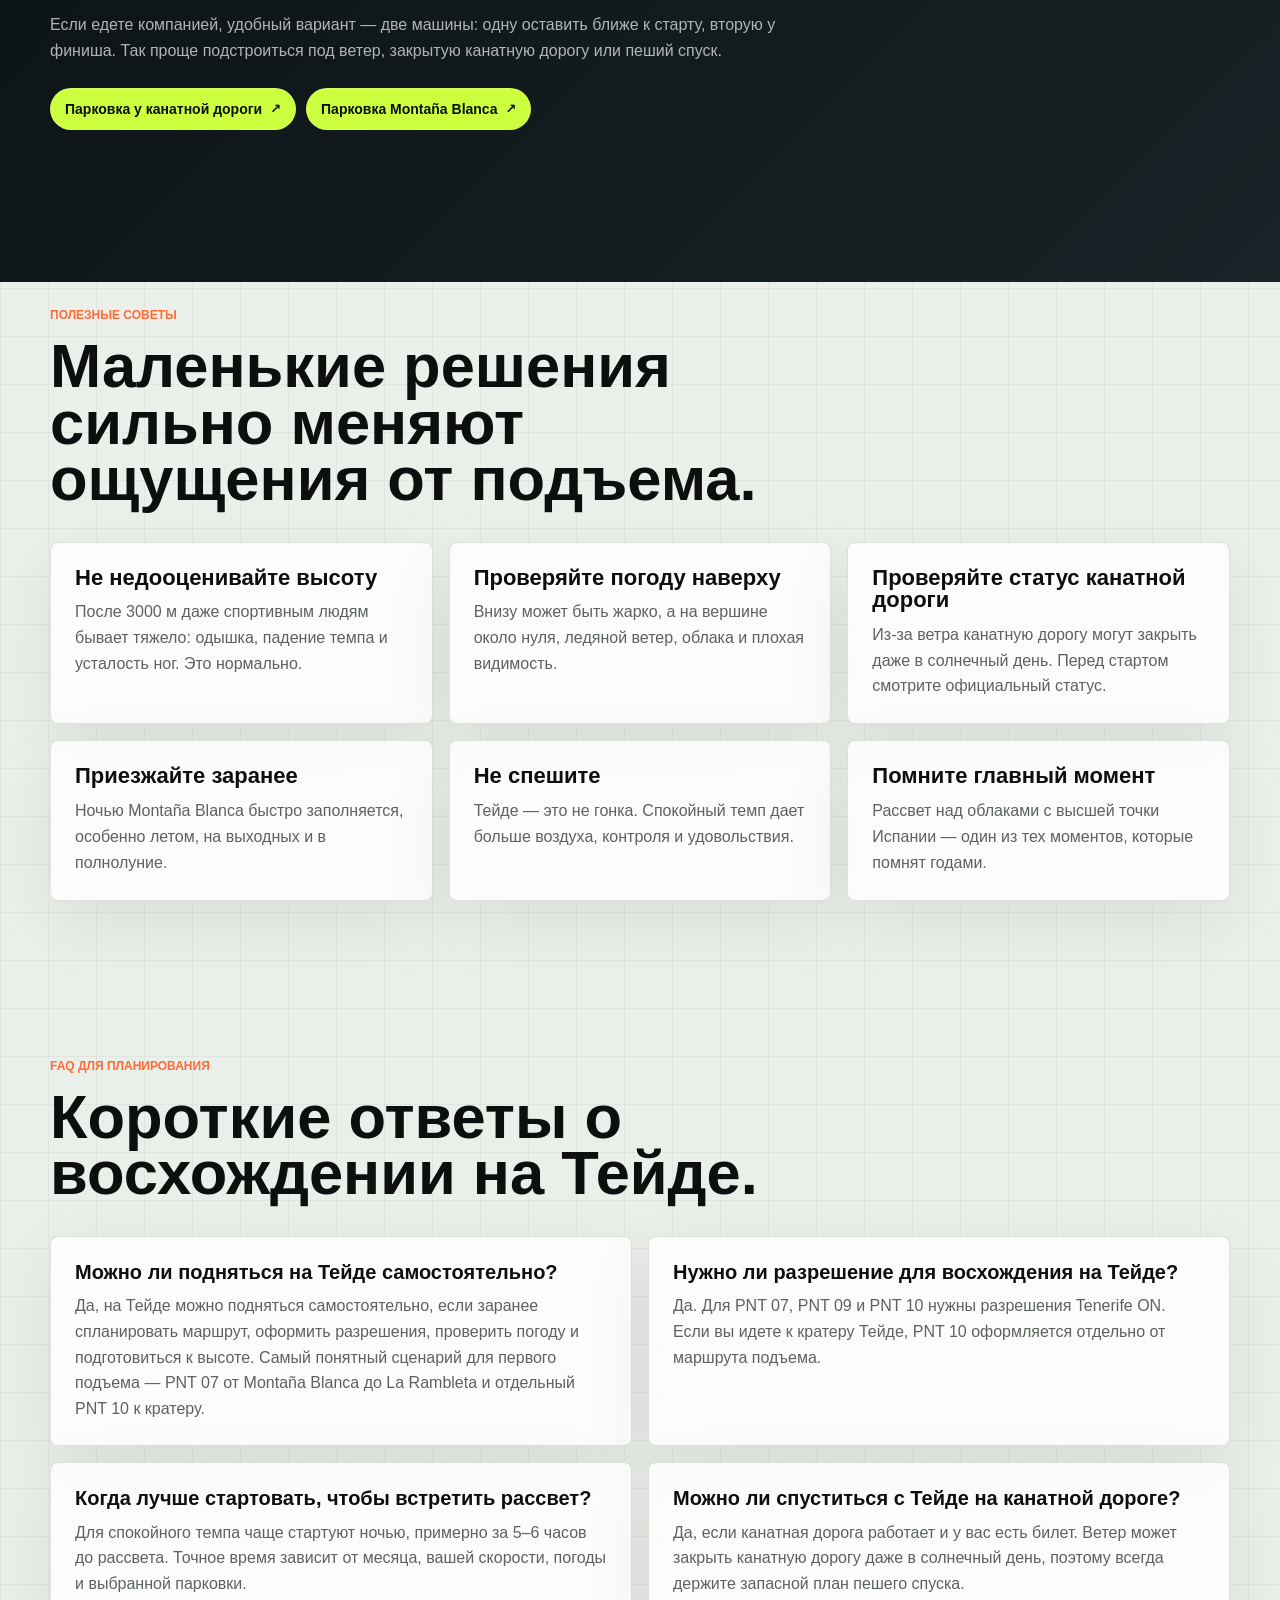
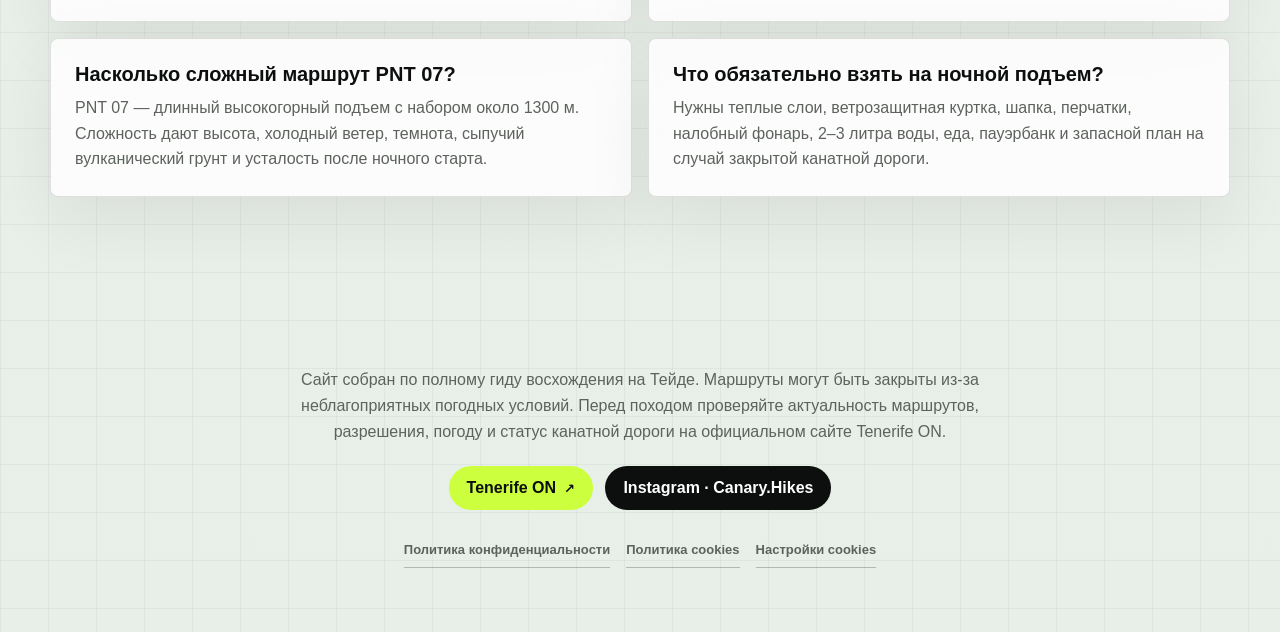
<file: ru/teide-guide/index.html>
<!doctype html>
<html lang="ru">
  <head>
<!-- Google tag (gtag.js) -->
<script async src="https://www.googletagmanager.com/gtag/js?id=G-Z81YE5CEX2"></script>
<script>
  window.dataLayer = window.dataLayer || [];
  function gtag(){dataLayer.push(arguments);}
  gtag('consent', 'default', {
    analytics_storage: 'denied',
    ad_storage: 'denied',
    ad_user_data: 'denied',
    ad_personalization: 'denied'
  });
  gtag('js', new Date());

  gtag('config', 'G-Z81YE5CEX2');
</script>

    <meta charset="UTF-8" />
    <meta name="viewport" content="width=device-width, initial-scale=1.0" />
    <title>Восхождение на Тейде самостоятельно: маршрут PNT 07, разрешения и рассвет | Canary.Hikes</title>
    <meta name="description" content="Как самостоятельно подняться на вулкан Тейде на Тенерифе: маршрут PNT 07 через Montaña Blanca, разрешения PNT 07 и PNT 10, ночной старт к рассвету, парковки, канатная дорога, список вещей и варианты спуска." />
    <meta name="robots" content="index, follow, max-image-preview:large" />
    <meta name="author" content="Canary.Hikes" />
    <meta property="og:title" content="Самостоятельное восхождение на Тейде: маршрут, разрешения и рассвет" />
    <meta property="og:description" content="Практический гид по подъему на Тейде: PNT 07, PNT 10, разрешения Tenerife ON, ночной старт, парковка, канатная дорога, экипировка и спуск." />
    <meta property="og:type" content="article" />
    <meta property="og:url" content="https://www.canaryhikes.eu/ru/teide-guide/" />
    <meta property="og:image" content="https://www.canaryhikes.eu/assets/teide-real-sunrise-portrait.jpg" />
    <meta property="og:image:alt" content="Рассвет над облаками на восхождении к вулкану Тейде на Тенерифе" />
    <meta property="article:section" content="Хайкинг на Тенерифе" />
    <meta property="article:tag" content="восхождение на Тейде" />
    <meta property="article:tag" content="маршрут PNT 07" />
    <meta property="article:tag" content="разрешение на Тейде" />
    <meta name="twitter:card" content="summary_large_image" />
    <meta name="twitter:title" content="Восхождение на Тейде самостоятельно: маршрут PNT 07, разрешения и рассвет" />
    <meta name="twitter:description" content="Пошаговый гид по ночному подъему на Тейде: маршрут, разрешения, парковки, канатная дорога, вещи и спуск." />
    <meta name="twitter:image" content="https://www.canaryhikes.eu/assets/teide-real-sunrise-portrait.jpg" />
    <meta name="keywords" content="восхождение на Тейде, подъем на Тейде самостоятельно, маршрут PNT 07 Тейде, разрешение PNT 10, Montaña Blanca, La Rambleta, канатная дорога Тейде, рассвет на Тейде, хайкинг Тенерифе" />
    <link rel="canonical" href="https://www.canaryhikes.eu/ru/teide-guide/" />
    <link rel="alternate" hreflang="en" href="https://www.canaryhikes.eu/en/teide-guide/" />
    <link rel="alternate" hreflang="de" href="https://www.canaryhikes.eu/de/teide-guide/" />
    <link rel="alternate" hreflang="ru" href="https://www.canaryhikes.eu/ru/teide-guide/" />
    <link rel="alternate" hreflang="es" href="https://www.canaryhikes.eu/es/teide-guide/" />
    <link rel="alternate" hreflang="x-default" href="https://www.canaryhikes.eu/en/teide-guide/" />
    <link rel="stylesheet" href="/styles.css?v=90" />
    <script type="application/ld+json">
      {
        "@context": "https://schema.org",
        "@graph": [
          {
            "@type": "WebSite",
            "@id": "https://www.canaryhikes.eu/#website",
            "name": "Canary.Hikes",
            "url": "https://www.canaryhikes.eu/",
            "inLanguage": ["ru", "en", "de", "es"]
          },
          {
            "@type": "BreadcrumbList",
            "@id": "https://www.canaryhikes.eu/ru/teide-guide/#breadcrumb",
            "itemListElement": [
              {
                "@type": "ListItem",
                "position": 1,
                "name": "Canary.Hikes",
                "item": "https://www.canaryhikes.eu/ru/"
              },
              {
                "@type": "ListItem",
                "position": 2,
                "name": "Гид по Тейде",
                "item": "https://www.canaryhikes.eu/ru/teide-guide/"
              }
            ]
          },
          {
            "@type": "Article",
            "@id": "https://www.canaryhikes.eu/ru/teide-guide/#article",
            "headline": "Самостоятельное восхождение на вулкан Тейде: маршрут PNT 07, разрешения и рассвет",
            "description": "Практический гид по самостоятельному подъему на Тейде: маршрут PNT 07 через Montaña Blanca, разрешения PNT 07 и PNT 10, ночной старт, парковки, канатная дорога, список вещей и варианты спуска.",
            "image": [
              "https://www.canaryhikes.eu/assets/teide-real-sunrise-portrait.jpg",
              "https://www.canaryhikes.eu/assets/teide-real-night.jpg",
              "https://www.canaryhikes.eu/assets/teide-real-summit.jpg"
            ],
            "author": {
              "@type": "Organization",
              "name": "Canary.Hikes",
              "url": "https://www.canaryhikes.eu/"
            },
            "publisher": {
              "@type": "Organization",
              "name": "Canary.Hikes"
            },
            "mainEntityOfPage": "https://www.canaryhikes.eu/ru/teide-guide/",
            "inLanguage": "ru",
            "about": ["восхождение на Тейде", "маршрут PNT 07", "разрешение PNT 10", "хайкинг на Тенерифе", "канатная дорога Тейде"]
          },
          {
            "@type": "HowTo",
            "@id": "https://www.canaryhikes.eu/ru/teide-guide/#howto",
            "name": "Как самостоятельно подняться на вулкан Тейде",
            "description": "Пошаговый план восхождения на Тейде через PNT 07 и PNT 10 с учетом парковки, разрешений, ночного старта и спуска.",
            "image": "https://www.canaryhikes.eu/assets/teide-real-sunrise-portrait.jpg",
            "step": [
              {
                "@type": "HowToStep",
                "name": "Выбрать парковку и точку старта",
                "text": "Оставьте машину у канатной дороги или используйте две машины. От нижней станции канатной дороги до Montaña Blanca нужно пройти около 4,8 км."
              },
              {
                "@type": "HowToStep",
                "name": "Оформить разрешение на PNT 07",
                "text": "PNT 07 — основной маршрут от Montaña Blanca к La Rambleta. Для него нужно заранее оформить разрешение Tenerife ON."
              },
              {
                "@type": "HowToStep",
                "name": "Оформить отдельный PNT 10 к кратеру",
                "text": "Если вы хотите подняться от La Rambleta к кратеру Тейде, нужно отдельное разрешение на Sendero Telesforo Bravo, PNT 10."
              },
              {
                "@type": "HowToStep",
                "name": "Выбрать время ночного старта",
                "text": "Для встречи рассвета стартуйте ночью с запасом времени. Конкретный старт зависит от месяца, темпа, погоды и парковки."
              },
              {
                "@type": "HowToStep",
                "name": "Заранее продумать спуск",
                "text": "После рассвета можно спуститься на канатной дороге, если она работает и куплен билет. Если канатную дорогу закроют из-за ветра, нужен план пешего спуска."
              }
            ]
          },
          {
            "@type": "FAQPage",
            "@id": "https://www.canaryhikes.eu/ru/teide-guide/#faq",
            "mainEntity": [
              {
                "@type": "Question",
                "name": "Можно ли подняться на Тейде самостоятельно?",
                "acceptedAnswer": {
                  "@type": "Answer",
                  "text": "Да, на Тейде можно подняться самостоятельно, если заранее спланировать маршрут, оформить разрешения, проверить погоду и подготовиться к высоте. Самый понятный сценарий для первого подъема — PNT 07 от Montaña Blanca до La Rambleta и отдельный PNT 10 к кратеру."
                }
              },
              {
                "@type": "Question",
                "name": "Нужно ли разрешение для восхождения на Тейде?",
                "acceptedAnswer": {
                  "@type": "Answer",
                  "text": "Да. Для PNT 07, PNT 09 и PNT 10 нужны разрешения Tenerife ON. Если вы идете к кратеру Тейде, PNT 10 оформляется отдельно от маршрута подъема."
                }
              },
              {
                "@type": "Question",
                "name": "Когда лучше стартовать, чтобы встретить рассвет?",
                "acceptedAnswer": {
                  "@type": "Answer",
                  "text": "Для спокойного темпа чаще стартуют ночью, примерно за 5–6 часов до рассвета. Точное время зависит от месяца, вашей скорости, погоды и выбранной парковки."
                }
              },
              {
                "@type": "Question",
                "name": "Можно ли спуститься с Тейде на канатной дороге?",
                "acceptedAnswer": {
                  "@type": "Answer",
                  "text": "Да, если канатная дорога работает и у вас есть билет. Ветер может закрыть канатную дорогу даже в солнечный день, поэтому всегда держите запасной план пешего спуска."
                }
              }
            ]
          }
        ]
      }
    </script>
  </head>
  <body>
    <header class="topbar">
      <a class="brand" href="/ru/teide-guide/" aria-label="Canary.Hikes главная">
        <span>Canary.Hikes</span>
      </a>
      <button class="menu-toggle" type="button" aria-expanded="false" aria-label="Открыть меню">☰</button>
      <nav class="nav" aria-label="Основная навигация">
        <a href="/ru/hiking-routes/" data-page-link="hiking" data-i18n="siteNav.hiking">Маршруты</a>
        <a href="/ru/road-trips/" data-page-link="road" data-i18n="siteNav.road">Автопоездки</a>
        <a href="/ru/teide-guide/" data-page-link="teide" data-i18n="siteNav.teide">Гид по Тейде</a>
      </nav>
      <div class="lang-switch" aria-label="Выбор языка">
        <a data-lang="en" href="?lang=en">EN</a>
        <a data-lang="de" href="?lang=de">DE</a>
        <a class="active" data-lang="ru" href="?lang=ru">RU</a>
        <a data-lang="es" href="?lang=es">ES</a>
      </div>
    </header>

    <main id="top">
      <section class="hero">
        <img src="/assets/teide-sunrise.png" alt="Рассвет над облаками на маршруте восхождения на Тейде на Тенерифе" data-i18n-alt="hero.imageAlt" />
        <div class="hero-shade"></div>
        <div class="hero-content">
          <p class="eyebrow" data-i18n="hero.eyebrow">ПУТЕВОДИТЕЛЬ ПО ВОСХОЖДЕНИЮ</p>
          <h1 data-i18n="hero.title">Самостоятельный подъем на вулкан Тейде</h1>
          <p class="hero-copy" data-i18n="hero.copy">Практический гид по восхождению: маршрут, разрешения, парковки, канатная дорога, список вещей, варианты спуска и особенности высоты.</p>
          <div class="hero-actions">
            <a class="primary-btn" href="#routes" data-i18n="hero.cta">Спланировать восхождение</a>
          </div>
        </div>
        <aside class="summit-panel" aria-label="Ключевые факты о вершине">
          <span data-i18n="hero.panelLabel">Вершина</span>
          <strong>3715 м</strong>
          <p data-i18n="hero.panelText">Самая высокая точка Испании и островов Атлантики.</p>
        </aside>
      </section>

      <section class="intro section-pad">
        <div>
          <p class="eyebrow" data-i18n="intro.eyebrow">Важно перед стартом</p>
          <h2 data-i18n="intro.title">Это серьезный подъем, к которому необходима подготовка.</h2>
        </div>
        <div class="intro-note">
          <p data-i18n="intro.copy">Мы прошли этот маршрут сами и собрали практичные рекомендации: разрешения, парковки, канатная дорога, вещи, темп и варианты спуска. Пусть ваш рассвет на вершине Тейде будет красивым, а подготовка — спокойной.</p>
          <div class="intro-metrics" aria-label="Ключевые ориентиры маршрута">
            <span><strong>3715 м</strong> вершина</span>
            <span><strong>PNT 07 + PNT 10</strong> основной сценарий</span>
            <span><strong>ночной старт</strong> ради рассвета</span>
          </div>
          <div class="intro-gallery" aria-label="Фото с восхождения на Тейде">
            <figure>
              <img src="/assets/teide-real-night.jpg" alt="Ночной подъем на Тейде под звездным небом" loading="lazy" />
            </figure>
            <figure>
              <img src="/assets/teide-real-summit.jpg" alt="Рассвет на маршруте к вершине Тейде" loading="lazy" />
            </figure>
          </div>
        </div>
      </section>

      <section id="sunrise" class="sunrise-plan section-pad" aria-label="Когда стартовать на Тейде">
        <div class="sunrise-panel">
          <div class="section-head">
            <p class="eyebrow">Время старта</p>
            <h2>Можно идти в любое время суток, но ночной подъем особенно красивый.</h2>
            <p>Днем маршрут проще читать визуально, но ночью прохладнее, тише, а встреча рассвета на высшей точке всей Испании и Атлантики может стать незабываемым впечатлением на всю жизнь. Ниже примерный расчет старта от парковки у канатной дороги для спокойного темпа с запасом. Перед выходом обязательно проверьте точное время рассвета на вашу дату.</p>
          </div>
          <div class="sunrise-layout">
            <div>
              <div class="sunrise-highlights" aria-label="Почему идти ночью">
                <article><span>01</span><strong>Прохладнее</strong><p>Летом это особенно важно: после рассвета вулканический склон быстро нагревается.</p></article>
                <article><span>02</span><strong>Тише</strong><p>Ночью меньше людей и меньше визуального шума, проще держать свой темп.</p></article>
                <article><span>03</span><strong>Рассвет</strong><p>Главный момент маршрута: свет над облаками и тень Тейде над островом.</p></article>
              </div>
              <div class="sunrise-table-wrap">
                <table class="sunrise-table">
                  <thead>
                    <tr>
                      <th>Месяц</th>
                      <th>Рассвет</th>
                      <th>Старт</th>
                    </tr>
                  </thead>
                  <tbody>
                    <tr><td>Январь</td><td>около 07:55</td><td>01:15-01:45</td></tr>
                    <tr><td>Февраль</td><td>около 07:40</td><td>01:00-01:30</td></tr>
                    <tr><td>Март</td><td>около 07:15</td><td>00:30-01:00</td></tr>
                    <tr><td>Апрель</td><td>около 07:45</td><td>01:00-01:30</td></tr>
                    <tr><td>Май</td><td>около 07:15</td><td>00:30-01:00</td></tr>
                    <tr><td>Июнь</td><td>около 07:05</td><td>00:15-00:45</td></tr>
                    <tr><td>Июль</td><td>около 07:20</td><td>00:30-01:00</td></tr>
                    <tr><td>Август</td><td>около 07:35</td><td>00:45-01:15</td></tr>
                    <tr><td>Сентябрь</td><td>около 07:50</td><td>01:00-01:30</td></tr>
                    <tr><td>Октябрь</td><td>около 08:05</td><td>01:15-01:45</td></tr>
                    <tr><td>Ноябрь</td><td>около 07:25</td><td>00:45-01:15</td></tr>
                    <tr><td>Декабрь</td><td>около 07:50</td><td>01:15-01:45</td></tr>
                  </tbody>
                </table>
              </div>
            </div>
            <figure class="sunrise-photo">
              <img src="/assets/teide-real-sunrise-portrait.jpg" alt="Рассвет над облаками на восхождении к Тейде" loading="lazy" />
              <figcaption>Рассвет на вершине: тот самый момент, ради которого стоит выйти ночью.</figcaption>
            </figure>
          </div>
        </div>
      </section>

      <section class="acclimatize section-pad">
        <div class="acclimatize-copy">
          <p class="eyebrow" data-i18n="acclimatize.eyebrow">Сначала высота</p>
          <h2 data-i18n="acclimatize.title">Акклиматизационный маршрут перед Тейде.</h2>
          <p data-i18n="acclimatize.copy">Восхождение на Тейде начинается уже выше 2500 метров, где многие начинают чувствовать высоту и нехватку воздуха. Один акклиматизационный маршрут перед восхождением помогает проверить темп, дыхание и самочувствие перед ночным стартом.</p>
        </div>
        <div class="acclimatize-actions">
          <div class="mini-products">
            <article>
              <span>01</span>
              <strong data-i18n="acclimatize.routeOne">Маршрут на Guajara</strong>
              <p data-i18n="acclimatize.routeOneText">Маршрут на вершину Guajara с остатками старой обсерватории и панорамными видами на Тейде. Хороший вариант для спокойной акклиматизации, ощущения высоты и заката в национальном парке.</p>
            </article>
            <article>
              <span>02</span>
              <strong data-i18n="acclimatize.routeTwo">Маршрут к кратеру Pico Viejo</strong>
              <p data-i18n="acclimatize.routeTwoText">Вулканический маршрут к огромному кратеру Pico Viejo с хорошим набором высоты и ощущением настоящего высокогорья. Отличная подготовка перед основным восхождением на Тейде.</p>
            </article>
          </div>
          <a class="section-link" data-shop-link="hiking" href="/ru/hiking-routes/" data-i18n="acclimatize.cta">Выбрать маршрут для акклиматизации</a>
                  </div>
      </section>

      <section class="ascent-plan section-pad" aria-label="Рекомендуемый план восхождения">
        <div class="section-head">
          <p class="eyebrow" data-i18n="plan.eyebrow">Пошаговый план</p>
          <h2 data-i18n="plan.title">Четыре шага — и ниже все детали маршрута.</h2>
                  </div>
        <div class="plan-flow">
          <article><span>01</span><h3 data-i18n="plan.step1">Парковка и подход</h3><p data-i18n="plan.step1Text">Можно оставить машину у канатной дороги или поехать двумя машинами. Дальше — пройти 4,8 км до Montaña Blanca.</p><a class="step-link" href="#logistics" data-i18n="plan.step1Link">Открыть логистику</a></article>
          <article><span>02</span><h3 data-i18n="plan.step2">Основной подъем PNT 07</h3><p data-i18n="plan.step2Text">На этот маршрут необходимо разрешение. Это основной подъём к La Rambleta и самая длинная часть восхождения с главным набором высоты.</p><a class="step-link" href="#routes" data-i18n="plan.step2Link">Открыть PNT 07</a></article>
          <article><span>03</span><h3 data-i18n="plan.step3">Финальный участок PNT 10</h3><p data-i18n="plan.step3Text">Если хотите подняться от La Rambleta к кратеру Тейде, заранее оформите отдельное разрешение на PNT 10.</p><a class="step-link" href="#pnt10" data-i18n="plan.step3Link">Открыть PNT 10</a></article>
          <article><span>04</span><h3 data-i18n="plan.step4">План спуска</h3><p data-i18n="plan.step4Text">Спускайтесь на канатной дороге, если она работает, или держите пеший спуск как запасной вариант на случай ветра.</p><a class="step-link" href="#cable" data-i18n="plan.step4Link">Варианты спуска</a></article>
        </div>
      </section>

      <section id="routes" class="routes section-pad">
        <div class="section-head">
          <p class="eyebrow" data-i18n="routes.eyebrow">Официальные тропы</p>
          <h2 data-i18n="routes.title">Выбирайте маршрут по нагрузке, а не только по видам.</h2>
        </div>
        <div class="route-layout">
          <article class="route-card route-card-unified">
            <div class="route-copy">
              <span class="tag" data-i18n="routes.recommended">Рекомендованный первый подъем</span>
              <h3 data-i18n="routes.pnt07Title">PNT 07: Montaña Blanca → La Rambleta</h3>
              <p data-i18n="routes.pnt07Text">Основной и самый популярный маршрут восхождения на Тейде. PNT 07 стартует от парковки Montaña Blanca и заканчивается у верхней станции канатной дороги, La Rambleta. Последние километры ощущаются как полноценное высокогорное восхождение: медленный темп, холодный ветер, тяжёлое дыхание и сыпучий вулканический грунт.</p>
              <p class="route-note route-note-light" data-i18n="routes.pnt07Warning">Требуется разрешение. PNT 07 — рекомендованный первый подъём, но разрешение обязательно.</p>
              <dl class="stats">
                <div><dt data-i18n="stats.distance">Длина</dt><dd>8,29 км</dd></div>
                <div><dt data-i18n="stats.time">Время</dt><dd>около 5 ч 55 мин</dd></div>
                <div><dt data-i18n="stats.gain">Набор</dt><dd>+1309 м</dd></div>
                <div><dt data-i18n="stats.start">Старт</dt><dd>Montaña Blanca</dd></div>
                <div><dt data-i18n="stats.highest">Максимум</dt><dd>3535 м</dd></div>
                <div><dt data-i18n="stats.difficulty">Сложность</dt><dd data-i18n="stats.high">Высокая</dd></div>
              </dl>
            </div>
            <img src="/assets/teide-montana-blanca.png" alt="Тропа Montaña Blanca в сторону Тейде" />
          </article>

          <article class="route-card route-card-unified">
            <div class="route-copy">
              <span class="tag dark" data-i18n="routes.wild">Более дикий вулканический вариант</span>
              <h3 data-i18n="routes.pnt09Title">PNT 09: Тейде → Pico Viejo</h3>
              <p data-i18n="routes.pnt09Text">Выразительный вулканический маршрут через огромный кратер Pico Viejo, лавовые поля и чёрные пейзажи. Официально он описан как спуск, но некоторые идут его в обратном направлении как более сложный подъём.</p>
              <p class="route-note" data-i18n="routes.pnt09Warning">Как подъём, PNT 09 заметно сложнее PNT 07 и не рекомендуется для первого восхождения на Тейде.</p>
              <dl class="stats two">
                <div><dt data-i18n="stats.distance">Длина</dt><dd>9,61 км</dd></div>
                <div><dt data-i18n="stats.ascentTime">Время подъёма</dt><dd>6–8 ч+</dd></div>
                <div><dt data-i18n="stats.gain">Набор</dt><dd>+1600 м</dd></div>
                <div><dt data-i18n="stats.routeType">Тип</dt><dd data-i18n="stats.reverseAscent">Подъём в обратном направлении</dd></div>
                <div><dt data-i18n="stats.highest">Максимум</dt><dd>3498 м</dd></div>
                <div><dt data-i18n="stats.difficulty">Сложность</dt><dd data-i18n="stats.veryHigh">Очень высокая</dd></div>
              </dl>
            </div>
            <img src="/assets/teide-pico-viejo.png" alt="Вулканический ландшафт Pico Viejo и лавовые поля" />
          </article>
          <article id="pnt10" class="route-card route-card-unified">
            <div class="route-copy">
              <span class="tag dark">Финальный участок к кратеру</span>
              <h3>PNT 10: Sendero Telesforo Bravo</h3>
              <p>Финальный участок от La Rambleta до кратера Тейде. Маршрут короткий, но на высоте всё равно ощущается тяжело из-за разреженного воздуха.</p>
              <p class="route-note">Требуется разрешение. Это финальный участок до кратера.</p>
              <dl class="stats two">
                <div><dt data-i18n="stats.distance">Длина</dt><dd>0,7 км</dd></div>
                <div><dt data-i18n="stats.ascentTime">Время подъёма</dt><dd>25–45 мин</dd></div>
                <div><dt data-i18n="stats.gain">Набор</dt><dd>+168 м</dd></div>
                <div><dt data-i18n="stats.routeType">Тип</dt><dd>Финальный участок к кратеру Тейде</dd></div>
                <div><dt data-i18n="stats.highest">Максимум</dt><dd>3715 м</dd></div>
                <div><dt data-i18n="stats.difficulty">Сложность</dt><dd data-i18n="stats.high">Высокая</dd></div>
              </dl>
            </div>
            <img src="/assets/teide-sunrise.png" alt="Финальный участок PNT 10 к кратеру Тейде" />
          </article>
        </div>
      </section>

      <section id="permits" class="permits section-pad">
        <div class="stack">
          <p class="eyebrow" data-i18n="permits.eyebrow">Правила доступа</p>
          <h2 data-i18n="permits.title">Разрешения — часть маршрута, а не формальность.</h2>
          <div class="permit-grid">
            <article class="permit-rule">
              <h3 data-i18n="permits.allTitle">Для каждой выбранной тропы нужны разрешения</h3>
              <p data-i18n="permits.allText">Сначала выберите маршрут подъёма, затем оформите разрешение на него. Если хотите подняться к кратеру Тейде, отдельно оформите PNT 10. Разрешения могут проверить сотрудники национального парка на тропе.</p>
            </article>

            <article class="permit-actions">
              <h3 data-i18n="permits.linksTitle">Официальные страницы разрешений</h3>
              <p data-i18n="permits.linksText">Оформляйте через Tenerife ON. Перед выбором даты может потребоваться регистрация или вход в аккаунт.</p>
              <div class="permit-links" aria-label="Официальные ссылки на разрешения Tenerife ON">
                <a href="https://www.tenerifeon.es/itinerarios/sendero/pnt-07-montana-blanca-la-rambleta" target="_blank" rel="noreferrer">PNT 07</a>
                <a href="https://www.tenerifeon.es/itinerarios/sendero/pnt-09-teide-pico-viejo-mirador-de-las-narices-del-teide" target="_blank" rel="noreferrer">PNT 09</a>
                <a href="https://www.tenerifeon.es/itinerarios/sendero/pnt-10-telesforo-bravo" target="_blank" rel="noreferrer">PNT 10</a>
              </div>
            </article>
          </div>
        </div>
      </section>

      <section id="cable" class="cable section-pad">
        <div class="section-head">
          <p class="eyebrow" data-i18n="cable.eyebrow">Канатная дорога</p>
          <h2 data-i18n="cable.title">Самый простой спуск возможен только если канатная дорога работает.</h2>
          <p data-i18n="cable.ticketText">Покупайте билеты на канатную дорогу заранее на официальном сайте Volcano Teide и проверяйте статус перед стартом.</p>
          <a class="section-link" href="https://www.volcanoteide.com/en/volcano_teide/teide_cable_car/teide_cable_car" target="_blank" rel="noreferrer" data-i18n="cable.ticketCta">Купить билеты на канатную дорогу</a>
        </div>
        <div class="columns cable-columns">
          <article><h3 data-i18n="cable.know">Что важно знать</h3><ul id="cable-list"></ul></article>
          <article><h3 data-i18n="cable.why">Почему выбирают этот вариант</h3><p data-i18n="cable.whyText">Ночью прохладнее, подниматься легче, а рассвет на вершине выглядит впечатляюще. И не нужно делать тяжёлый пеший спуск после бессонного подъёма.</p></article>
        </div>
      </section>

      <section id="gear" class="gear section-pad">
        <div class="section-head">
          <p class="eyebrow" data-i18n="gear.eyebrow">Список снаряжения</p>
          <h2 data-i18n="gear.title">Одевайтесь с учетом ветра, темноты и ожидания на высоте.</h2>
        </div>
        <div class="gear-grid" id="gear-grid"></div>
      </section>

      <section id="logistics" class="logistics section-pad">
        <div class="section-head">
          <p class="eyebrow" data-i18n="logistics.eyebrow">Парковка и логистика маршрута</p>
          <h2 data-i18n="logistics.title">Старт у Montaña Blanca. Финиш у машины.</h2>
          <p data-i18n="logistics.copy">Самый удобный вариант — оставить машину у нижней станции канатной дороги, пройти 4,8 км до Montaña Blanca, подняться к зоне вершины и затем спуститься на канатной дороге обратно к машине.</p>
          <p class="parking-note" data-i18n="logistics.twoCars">Второй удобный вариант — две машины: одну оставить на старте, вторую на финише. Особенно полезно для длинных маршрутов и пешего спуска.</p>
          <div class="map-links" aria-label="Ссылки на парковки в Google Maps">
            <a href="https://www.google.com/maps/search/?api=1&query=Telef%C3%A9rico%20del%20Teide%20Parking" target="_blank" rel="noreferrer" data-i18n="maps.teleferico">Парковка у канатной дороги</a>
            <a href="https://www.google.com/maps/search/?api=1&query=Parking%20Monta%C3%B1a%20Blanca%20Teide" target="_blank" rel="noreferrer" data-i18n="maps.montana">Парковка Montaña Blanca</a>
          </div>
        </div>
      </section>

      <section class="tips section-pad">
        <div class="section-head">
          <p class="eyebrow" data-i18n="tips.eyebrow">Полевые заметки</p>
          <h2 data-i18n="tips.title">Небольшие решения сильно меняют ощущения от восхождения.</h2>
        </div>
        <div class="tip-grid" id="tip-grid"></div>
      </section>

      <section class="faq section-pad" aria-labelledby="teide-faq-title">
        <div class="section-head">
          <p class="eyebrow">FAQ для планирования</p>
          <h2 id="teide-faq-title">Короткие ответы о восхождении на Тейде.</h2>
        </div>
        <div class="faq-grid">
          <article>
            <h3>Можно ли подняться на Тейде самостоятельно?</h3>
            <p>Да, на Тейде можно подняться самостоятельно, если заранее спланировать маршрут, оформить разрешения, проверить погоду и подготовиться к высоте. Самый понятный сценарий для первого подъема — PNT 07 от Montaña Blanca до La Rambleta и отдельный PNT 10 к кратеру.</p>
          </article>
          <article>
            <h3>Нужно ли разрешение для восхождения на Тейде?</h3>
            <p>Да. Для PNT 07, PNT 09 и PNT 10 нужны разрешения Tenerife ON. Если вы идете к кратеру Тейде, PNT 10 оформляется отдельно от маршрута подъема.</p>
          </article>
          <article>
            <h3>Когда лучше стартовать, чтобы встретить рассвет?</h3>
            <p>Для спокойного темпа чаще стартуют ночью, примерно за 5–6 часов до рассвета. Точное время зависит от месяца, вашей скорости, погоды и выбранной парковки.</p>
          </article>
          <article>
            <h3>Можно ли спуститься с Тейде на канатной дороге?</h3>
            <p>Да, если канатная дорога работает и у вас есть билет. Ветер может закрыть канатную дорогу даже в солнечный день, поэтому всегда держите запасной план пешего спуска.</p>
          </article>
          <article>
            <h3>Насколько сложный маршрут PNT 07?</h3>
            <p>PNT 07 — длинный высокогорный подъем с набором около 1300 м. Сложность дают высота, холодный ветер, темнота, сыпучий вулканический грунт и усталость после ночного старта.</p>
          </article>
          <article>
            <h3>Что обязательно взять на ночной подъем?</h3>
            <p>Нужны теплые слои, ветрозащитная куртка, шапка, перчатки, налобный фонарь, 2–3 литра воды, еда, пауэрбанк и запасной план на случай закрытой канатной дороги.</p>
          </article>
        </div>
      </section>

    </main>

    <footer>
      <p data-i18n="footer.copy">Материал основан на полном гиде по восхождению на Тейде. Маршруты могут закрывать из‑за погоды. Перед выходом проверьте статус троп, разрешения, прогноз и работу канатной дороги на сайте Tenerife ON.</p>
      <a class="footer-link" href="https://www.tenerifeon.es/" target="_blank" rel="noreferrer">Tenerife ON</a>
      <a class="instagram-link" href="https://www.instagram.com/Canary.Hikes" target="_blank" rel="noreferrer">Instagram · Canary.Hikes</a>
      <nav class="legal-links" aria-label="Legal links">
        <a href="/privacy-policy/" data-legal="privacy">Privacy Policy</a>
        <a href="/cookie-policy/" data-legal="cookies">Cookie Policy</a>
        <button type="button" data-cookie-settings>Cookie settings</button>
      </nav>
    </footer>

    <script src="/app.js?v=90"></script>
  </body>
</html>
</file>
<file: styles.css>
:root {
  color-scheme: light;
  --ink: #0d0f0e;
  --muted: #5d625d;
  --paper: #f2f4ef;
  --panel: #ffffff;
  --stone: #d8ded6;
  --lava: #ff6b35;
  --moss: #4b6f45;
  --night: #0b1114;
  --sky: #c7e7ff;
  --acid: #ccff3d;
  --blue: #245cff;
  --radius: 8px;
  --max: 1180px;
}

* {
  box-sizing: border-box;
}

html {
  scroll-behavior: auto;
  scroll-padding-top: 108px;
}

*,
*::before,
*::after {
  animation: none !important;
  transition: none !important;
}

body {
  margin: 0;
  font-family: "SF Pro Text", "Helvetica Neue", Arial, system-ui, sans-serif;
  background:
    linear-gradient(rgba(13,15,14,.045) 1px, transparent 1px),
    linear-gradient(90deg, rgba(13,15,14,.045) 1px, transparent 1px),
    linear-gradient(180deg, #f9faf6 0, var(--paper) 42%, #e8eee8 100%),
    var(--paper);
  background-size: 48px 48px, 48px 48px, auto;
  color: var(--ink);
  letter-spacing: 0;
}

a {
  color: inherit;
  text-decoration: none;
}

img {
  display: block;
  width: 100%;
  max-width: 100%;
  height: auto;
}

.topbar {
  position: fixed;
  top: 14px;
  left: 50%;
  z-index: 20;
  width: min(calc(100% - 28px), var(--max));
  min-height: 58px;
  transform: translateX(-50%);
  display: grid;
  grid-template-columns: auto minmax(0, 1fr) auto;
  align-items: center;
  gap: 14px;
  padding: 8px 10px;
  background: rgba(11, 17, 20, 0.86);
  border: 1px solid rgba(255, 255, 255, 0.14);
  border-radius: 8px;
  backdrop-filter: blur(12px) saturate(1.08);
  box-shadow: 0 14px 46px rgba(0, 0, 0, 0.22);
  transition: width .24s ease, background-color .24s ease, box-shadow .24s ease, border-color .24s ease, min-height .24s ease, padding .24s ease, opacity .24s ease !important;
}

.topbar.topbar-scrolled {
  width: min(calc(100% - 72px), 1020px);
  min-height: 46px;
  padding: 5px 8px;
  opacity: .78;
  background: rgba(11, 17, 20, 0.58);
  border-color: rgba(255, 255, 255, 0.09);
  backdrop-filter: blur(9px) saturate(1.02);
  box-shadow: 0 8px 24px rgba(0, 0, 0, 0.16);
}

.topbar.topbar-scrolled:hover,
.topbar.topbar-scrolled:focus-within,
.topbar.topbar-scrolled.menu-open {
  opacity: 1;
  background: rgba(11, 17, 20, 0.94);
  border-color: rgba(255, 255, 255, 0.18);
  box-shadow: 0 16px 48px rgba(0, 0, 0, 0.3);
}

.brand,
.nav,
.lang-switch,
.hero-actions {
  display: flex;
  align-items: center;
}

.menu-toggle {
  display: none;
}

.brand {
  font-weight: 800;
  color: #fff;
  white-space: nowrap;
}

.topbar.topbar-scrolled .brand {
  opacity: .78;
}

.nav {
  min-width: 0;
  justify-content: center;
  gap: 6px;
  flex-wrap: wrap;
}
.nav a,
.lang-switch a {
  min-height: 38px;
  display: inline-flex;
  align-items: center;
  justify-content: center;
  padding: 0 13px;
  border-radius: 999px;
  font-size: 13px;
  font-weight: 850;
  line-height: 1;
  color: rgba(255, 255, 255, 0.68);
  white-space: nowrap;
}

.nav a {
  background: rgba(255, 255, 255, 0.08);
}

.topbar.topbar-scrolled .nav a,
.topbar.topbar-scrolled .lang-switch a {
  min-height: 32px;
  color: rgba(255, 255, 255, 0.54);
  font-size: 12px;
}

.topbar.topbar-scrolled .nav a {
  background: rgba(255, 255, 255, 0.055);
}

.nav a:hover,
.nav a.active,
.lang-switch a.active {
  color: var(--ink);
  background: var(--acid);
}

.topbar.topbar-scrolled .nav a.active,
.topbar.topbar-scrolled .lang-switch a.active {
  color: var(--ink);
  background: rgba(204, 255, 61, .92);
}

.lang-switch {
  gap: 4px;
  padding: 4px;
  background: rgba(255, 255, 255, 0.12);
  border-radius: 999px;
}

.topbar.topbar-scrolled .lang-switch {
  background: rgba(255, 255, 255, 0.08);
}

.lang-switch a {
  min-width: 42px;
  padding: 0 11px;
  border: 0;
  cursor: pointer;
  background: transparent;
}

.hero {
  position: relative;
  min-height: clamp(620px, 86vh, 860px);
  display: grid;
  grid-template-columns: minmax(0, 1fr) minmax(250px, 320px);
  justify-content: space-between;
  align-items: end;
  gap: clamp(20px, 3vw, 42px);
  overflow: clip;
  padding: clamp(116px, 13vh, 146px) max(24px, calc((100vw - var(--max)) / 2)) clamp(56px, 9vh, 96px);
  background: #050708;
}

.shop-page {
  min-height: 100vh;
  overflow-x: clip;
}

.shop-hero {
  position: relative;
  min-height: clamp(540px, 72vh, 760px);
  display: grid;
  align-items: end;
  overflow: hidden;
  padding: clamp(118px, 13vh, 146px) max(24px, calc((100vw - var(--max)) / 2)) clamp(58px, 9vh, 84px);
  background: #050708;
}

.shop-hero > img,
.shop-hero .hero-shade {
  position: absolute;
  inset: 0;
  width: 100%;
  height: 100%;
}

.shop-hero > img {
  object-fit: cover;
  object-position: center 46%;
}

.shop-hero-hiking > img {
  object-position: center 52%;
  filter: saturate(0.88) contrast(0.94) brightness(0.86);
}

.shop-hero-road > img {
  object-position: center 48%;
  filter: saturate(0.96) contrast(1.04) brightness(0.82);
}

.shop-hero-content {
  position: relative;
  max-width: 760px;
  z-index: 2;
  color: #fff;
}

.shop-hero-hiking .shop-hero-content {
  max-width: min(760px, 100%);
  padding: clamp(32px, 3.6vw, 52px);
  border: 1px solid rgba(255, 255, 255, 0.16);
  border-radius: 16px;
  background: linear-gradient(124deg, rgba(8, 19, 18, 0.54), rgba(37, 48, 39, 0.22));
  backdrop-filter: blur(2px);
  text-shadow: none;
}

.shop-hero-hiking .shop-hero-content .eyebrow {
  display: inline-flex;
  align-items: center;
  margin-bottom: 18px;
  min-height: 34px;
  padding: 0 14px;
  border: 1px solid rgba(205, 255, 61, 0.55);
  border-radius: 999px;
  background: rgba(205, 255, 61, 0.08);
  color: rgba(223, 255, 106, 0.95);
  letter-spacing: 0.08em;
  text-transform: uppercase;
}

.shop-hero-hiking .shop-hero-content .hero-copy {
  max-width: 56ch;
  line-height: 1.58;
}

.shop-hero h1 {
  max-width: 760px;
  margin-bottom: 18px;
  font-size: clamp(38px, 5vw, 64px);
  line-height: .98;
}

.shop-hero .hero-copy {
  max-width: 64ch;
  font-size: 18px;
}

.shop-hero .hero-copy > .hero-bullet-grid {
  margin-top: 16px;
}

.shop-hero-hiking h1 {
  max-width: 700px;
  margin-bottom: 22px;
  font-size: clamp(38px, 3.9vw, 56px);
  line-height: 1.02;
}

.shop-hero-hiking .hero-actions {
  margin-top: 34px;
}

.shop-hero-hiking .hero-shade {
  background:
    radial-gradient(74% 62% at 18% 44%, rgba(11, 30, 26, 0.12) 0%, rgba(11, 30, 26, 0.035) 56%, rgba(11, 30, 26, 0) 82%),
    linear-gradient(90deg, rgba(5, 7, 8, 0.32) 0%, rgba(5, 7, 8, 0.1) 46%, rgba(5, 7, 8, 0.2) 100%),
    linear-gradient(180deg, rgba(11, 31, 50, 0) 0%, rgba(11, 31, 50, 0) 48%, rgba(11, 31, 50, 0.055) 100%);
}

.shop-hero-road .hero-shade {
  background:
    radial-gradient(58% 52% at 24% 48%, rgba(6, 12, 12, 0.18), rgba(6, 12, 12, 0) 72%),
    linear-gradient(90deg, rgba(3, 7, 8, 0.68) 0%, rgba(3, 7, 8, 0.32) 48%, rgba(3, 7, 8, 0.18) 100%),
    linear-gradient(180deg, rgba(3, 7, 8, 0.12), rgba(3, 7, 8, 0.6));
}

.shop-hero-road .shop-hero-content {
  max-width: min(760px, 100%);
  padding: clamp(30px, 3.6vw, 52px);
  border: 1px solid rgba(255, 255, 255, 0.14);
  border-radius: 16px;
  background: linear-gradient(128deg, rgba(5, 10, 10, 0.64), rgba(31, 43, 44, 0.24));
  box-shadow: 0 28px 90px rgba(0, 0, 0, 0.24);
}

.shop-hero-road .shop-hero-content .eyebrow {
  display: inline-flex;
  align-items: center;
  margin-bottom: 18px;
  min-height: 34px;
  padding: 0 14px;
  border: 1px solid rgba(205, 255, 61, 0.5);
  border-radius: 999px;
  background: rgba(205, 255, 61, 0.08);
  color: rgba(223, 255, 106, 0.95);
  letter-spacing: 0.08em;
  text-transform: uppercase;
}

.shop-hero-road h1 {
  max-width: 720px;
  font-size: clamp(40px, 4.4vw, 62px);
}

.shop-hero-road .hero-copy {
  max-width: 58ch;
  line-height: 1.58;
}

.hero-bullet-grid {
  display: grid;
  grid-template-columns: repeat(3, minmax(0, 1fr));
  gap: 0.75rem;
  margin-top: 0.85rem;
}

.hero-bullet-card {
  display: flex;
  flex-direction: column;
  gap: 0.35rem;
  padding: 0.85rem 0.95rem;
  border-radius: 14px;
  background: linear-gradient(145deg, rgba(11, 23, 42, 0.76), rgba(28, 52, 78, 0.58));
  border: 1px solid rgba(224, 204, 173, 0.28);
  box-shadow: 0 14px 32px rgba(8, 16, 29, 0.32);
}

.hero-bullet-card strong {
  color: #f4e2c6;
  font-weight: 700;
  letter-spacing: 0.01em;
}

.hero-bullet-card span {
  color: rgba(244, 248, 255, 0.92);
}

.shop-section {
  padding-top: 78px;
  background: linear-gradient(180deg, rgba(255, 255, 255, 0.72), rgba(255, 255, 255, 0.32));
}

.shop-section.section-pad {
  width: min(calc(100% - 48px), var(--max));
  margin: 0 auto;
  padding: 88px 0 98px;
  background: transparent;
}

.shop-section .section-head {
  margin-bottom: 28px;
  text-align: left;
}

.shop-about {
  width: min(calc(100% - 48px), var(--max));
  display: grid;
  grid-template-columns: minmax(0, 1.05fr) minmax(320px, 460px);
  align-items: stretch;
  gap: clamp(18px, 3vw, 34px);
  margin: 72px auto 24px;
  padding: clamp(24px, 3.2vw, 44px);
  border: 1px solid rgba(13, 15, 14, 0.1);
  border-radius: 8px;
  background: rgba(255, 255, 255, 0.92);
  box-shadow: 0 24px 78px rgba(20, 27, 22, 0.08);
}

.shop-about-copy {
  align-self: center;
  padding: clamp(8px, 1.8vw, 20px);
}

.shop-about-copy h2 {
  max-width: 640px;
  margin: 0;
  font-size: clamp(34px, 3.6vw, 54px);
  line-height: 1.02;
}

.shop-about-copy p:not(.eyebrow) {
  max-width: 660px;
  margin: 20px 0 0;
  color: rgba(13, 15, 14, 0.72);
  font-size: clamp(17px, 1.42vw, 20px);
  line-height: 1.66;
}

.shop-about-notes {
  display: flex;
  flex-wrap: wrap;
  gap: 8px;
  margin-top: 28px;
}

.shop-about-notes span {
  min-height: 34px;
  display: inline-flex;
  align-items: center;
  padding: 0 13px;
  border: 1px solid rgba(13, 15, 14, 0.12);
  border-radius: 999px;
  background: rgba(205, 255, 61, 0.22);
  color: rgba(13, 15, 14, 0.78);
  font-size: 13px;
  font-weight: 850;
}

.shop-about-photo {
  min-height: 420px;
  margin: 0;
  overflow: hidden;
  border-radius: 8px;
  background: #101715;
}

.shop-about-photo img {
  width: 100%;
  height: 100%;
  display: block;
  object-fit: cover;
  object-position: center 44%;
  filter: saturate(0.92) contrast(0.96);
}

.shop-trust {
  padding-top: 54px;
  padding-bottom: 76px;
  background: rgba(255, 255, 255, 0.6);
}

.shop-trust.section-pad {
  width: min(calc(100% - 48px), var(--max));
  margin: 0 auto;
  padding: 42px 0 92px;
  background: transparent;
}

.shop-trust .section-head {
  max-width: 780px;
  text-align: left;
}

.shop-trust-grid {
  display: grid;
  grid-template-columns: repeat(3, minmax(0, 1fr));
  gap: 16px;
  max-width: var(--max);
  margin: 28px auto 0;
}

.shop-trust-card {
  min-height: 168px;
  padding: 22px;
  border: 1px solid rgba(13, 15, 14, 0.09);
  border-radius: 8px;
  background: rgba(255, 255, 255, 0.62);
  box-shadow: none;
}

.shop-trust-card span {
  display: inline-flex;
  margin-bottom: 18px;
  color: rgba(13, 15, 14, 0.42);
  font-weight: 900;
}

.shop-trust-card h3 {
  margin: 0 0 12px;
}

.shop-trust-card p {
  margin: 0;
  color: var(--muted);
}

.product-grid {
  display: grid;
  grid-template-columns: repeat(3, minmax(0, 1fr));
  gap: 18px;
}

.product-card {
  min-height: 468px;
  display: flex;
  flex-direction: column;
  padding: 18px;
  border: 1px solid rgba(13, 15, 14, 0.12);
  border-radius: 8px;
  background: rgba(255,255,255,.92);
  box-shadow: 0 18px 54px rgba(16, 17, 16, .055);
}

.product-card {
  position: relative;
  overflow: hidden;
}

.product-card h3 {
  margin: 14px 0 10px;
  min-height: 0;
  font-size: clamp(24px, 2vw, 32px);
  line-height: 1.05;
}

.product-card::after {
  content: "";
  position: absolute;
  inset: 0;
  pointer-events: none;
  background: linear-gradient(160deg, rgba(36,92,255,.05), transparent 36%);
}

.product-index {
  display: inline-flex;
  width: fit-content;
  margin-top: -20px;
  margin-bottom: 8px;
  padding: 7px 9px;
  border-radius: 999px;
  background: var(--ink);
  color: #fff;
  font-size: 12px;
  font-weight: 900;
  position: relative;
  z-index: 2;
}

.product-image {
  width: 100%;
  aspect-ratio: 5 / 4;
  display: block;
  object-fit: cover;
  border-radius: 7px;
  background: rgba(13, 15, 14, 0.08);
  filter: saturate(0.98) contrast(1.02) sepia(0.03);
  box-shadow: inset 0 0 0 1px rgba(255,255,255,.18), 0 16px 34px rgba(13,15,14,.12);
}

.product-card p {
  margin-bottom: 0;
  color: var(--muted);
  line-height: 1.5;
}

.product-tags {
  display: flex;
  flex-wrap: wrap;
  gap: 7px;
  margin-top: auto;
  padding-top: 20px;
}

.product-tags span {
  display: inline-flex;
  align-items: center;
  min-height: 30px;
  padding: 0 10px;
  border: 1px solid rgba(13, 15, 14, 0.12);
  border-radius: 999px;
  background: rgba(13, 15, 14, 0.04);
  color: rgba(13, 15, 14, 0.72);
  font-size: 12px;
  font-weight: 800;
}

.road-soon.section-pad {
  width: min(calc(100% - 48px), var(--max));
  margin: 0 auto;
  padding: 92px 0 76px;
}

.road-soon .section-head {
  max-width: 900px;
  margin-bottom: 30px;
}

.road-soon .section-head h2 {
  max-width: 760px;
  font-size: clamp(42px, 5.8vw, 86px);
  line-height: 0.96;
}

.road-soon .section-head p:not(.eyebrow) {
  max-width: 720px;
  color: var(--muted);
  font-size: clamp(18px, 2vw, 24px);
  line-height: 1.5;
}

.road-soon-grid {
  display: grid;
  grid-template-columns: repeat(3, minmax(0, 1fr));
  gap: 18px;
}

.road-soon-card {
  min-height: 260px;
  padding: clamp(22px, 2.6vw, 32px);
  border: 1px solid rgba(13, 15, 14, 0.1);
  border-radius: 10px;
  background:
    linear-gradient(145deg, rgba(255, 255, 255, 0.98), rgba(247, 250, 242, 0.86));
  box-shadow: 0 20px 70px rgba(13, 15, 14, 0.07);
}

.road-soon-card span {
  display: inline-flex;
  margin-bottom: 34px;
  color: var(--accent-orange);
  font-size: 14px;
  font-weight: 900;
}

.road-soon-card h3 {
  margin-bottom: 14px;
  font-size: clamp(24px, 2vw, 32px);
  line-height: 1.06;
}

.road-soon-card p {
  color: var(--muted);
  line-height: 1.55;
}

.product-meta {
  display: grid;
  gap: 6px;
  margin-top: auto;
  padding-top: 24px;
  color: var(--muted);
  font-size: 13px;
}

.product-meta strong {
  color: var(--ink);
}

.product-buy {
  display: flex;
  align-items: center;
  justify-content: space-between;
  gap: 12px;
  margin-top: 22px;
  padding-top: 16px;
  border-top: 1px solid rgba(13, 15, 14, 0.12);
}

.product-buy > strong {
  font-family: "Arial Black", "SF Pro Display", "Helvetica Neue", Arial, sans-serif;
  font-size: 24px;
}

.product-buy a {
  min-height: 38px;
  display: inline-flex;
  align-items: center;
  padding: 0 12px;
  border-radius: 999px;
  background: var(--acid);
  color: var(--ink);
  font-size: 12px;
  font-weight: 900;
  white-space: nowrap;
}

.guide-preview {
  width: 100%;
  min-height: auto;
  display: grid;
  align-content: center;
  padding: 76px max(24px, calc((100vw - var(--max)) / 2));
  background:
    radial-gradient(circle at 74% 12%, rgba(205, 255, 61, 0.11), transparent 28%),
    #090f0f;
  color: #fff;
}

.guide-preview .section-head {
  max-width: 860px;
  margin: 0 0 28px;
}

.guide-preview .section-head h2 {
  max-width: 780px;
  font-size: clamp(34px, 3.8vw, 56px);
  line-height: 1;
}

.guide-preview .section-head p:not(.eyebrow) {
  color: rgba(255, 255, 255, 0.72);
}

.guide-preview-grid {
  display: grid;
  grid-template-columns: repeat(4, minmax(0, 1fr));
  gap: 16px;
}

.guide-preview-card {
  min-width: 0;
}

.guide-preview-visual {
  width: 100%;
  aspect-ratio: 10 / 11.2;
  position: relative;
  overflow: hidden;
  display: block;
  border: 0;
  border-radius: 8px;
  box-shadow:
    0 28px 80px rgba(0, 0, 0, 0.42),
    0 1px 0 rgba(255, 255, 255, 0.08) inset,
    0 -1px 0 rgba(0, 0, 0, 0.32) inset;
  background:
    linear-gradient(180deg, rgba(255,255,255,0.98), rgba(244, 249, 248, 0.94)),
    radial-gradient(circle at 24% 18%, rgba(205, 255, 61, 0.24), transparent 34%);
}

.guide-preview-visual.has-image {
  background: #eef6f7;
}

.guide-preview-visual.has-image img {
  width: 100%;
  height: 100%;
  display: block;
  object-fit: cover;
  object-position: top center;
  filter: blur(1.6px) saturate(0.9) contrast(0.94) brightness(0.92);
  transform: scale(1.028);
}

.guide-preview-visual::after {
  content: "";
  position: absolute;
  inset: 0;
  background:
    linear-gradient(180deg, rgba(255,255,255,0) 42%, rgba(255,255,255,0.68) 74%, rgba(9,15,15,0.18) 100%),
    linear-gradient(135deg, rgba(205,255,61,0.16), transparent 38%);
  pointer-events: none;
}

.guide-preview-visual.has-image::after {
  background:
    linear-gradient(180deg, rgba(9, 15, 15, 0.08) 0%, rgba(9, 15, 15, 0.2) 52%, rgba(9, 15, 15, 0.5) 100%),
    radial-gradient(circle at 50% 34%, rgba(255, 255, 255, 0.12), transparent 42%);
}

.guide-preview-visual.has-image .preview-title,
.guide-preview-visual.has-image .preview-line,
.guide-preview-visual.has-image .preview-map,
.guide-preview-visual.has-image .preview-route,
.guide-preview-visual.has-image .preview-dot {
  display: none;
}

.guide-preview-visual.has-image::before {
  display: none;
}

.preview-title,
.preview-line,
.preview-map,
.preview-route,
.preview-dot {
  position: absolute;
  z-index: 1;
  display: block;
}

.preview-title {
  left: 10%;
  top: 8%;
  width: 46%;
  height: 15px;
  border-radius: 999px;
  background: #5f3a7a;
}

.preview-line {
  left: 10%;
  top: 18%;
  width: 62%;
  height: 7px;
  border-radius: 999px;
  background: rgba(26, 30, 28, 0.2);
}

.preview-line-wide {
  top: 22%;
  width: 76%;
}

.preview-line-short {
  top: 26%;
  width: 42%;
}

.preview-map {
  left: 10%;
  right: 10%;
  top: 34%;
  height: 28%;
  border-radius: 7px;
  background:
    linear-gradient(135deg, rgba(5, 34, 28, 0.86), rgba(73, 104, 68, 0.62)),
    repeating-linear-gradient(35deg, rgba(255,255,255,0.08) 0 2px, transparent 2px 12px);
}

.preview-route {
  left: 18%;
  top: 45%;
  width: 62%;
  height: 22%;
  border: 4px solid #ff6840;
  border-left-color: transparent;
  border-bottom-color: transparent;
  border-radius: 48% 42% 54% 36%;
  transform: rotate(-12deg);
}

.preview-dot {
  width: 14px;
  height: 14px;
  border: 3px solid #fff;
  border-radius: 50%;
  background: var(--acid);
  box-shadow: 0 8px 18px rgba(0, 0, 0, 0.24);
}

.preview-dot-one {
  left: 18%;
  top: 58%;
}

.preview-dot-two {
  right: 21%;
  top: 43%;
}

.preview-dot-three {
  right: 29%;
  top: 61%;
}

.guide-preview-visual-overview .preview-map {
  top: 48%;
  height: 28%;
  background: linear-gradient(145deg, rgba(194, 214, 224, 0.9), rgba(115, 142, 119, 0.74));
}

.guide-preview-visual-overview .preview-route,
.guide-preview-visual-overview .preview-dot {
  display: none;
}

.guide-preview-visual-overview::before {
  content: "";
  position: absolute;
  left: 10%;
  right: 10%;
  top: 32%;
  height: 9%;
  z-index: 1;
  border-radius: 7px;
  background:
    linear-gradient(90deg, #5f3a7a 0 18%, transparent 18% 27%, #5f3a7a 27% 45%, transparent 45% 56%, #5f3a7a 56% 73%, transparent 73% 82%, #5f3a7a 82% 100%);
  opacity: 0.82;
}

.guide-preview-visual-timeline .preview-map {
  left: 16%;
  right: auto;
  top: 33%;
  width: 4px;
  height: 48%;
  border-radius: 999px;
  background: #5f3a7a;
}

.guide-preview-visual-timeline .preview-route {
  display: none;
}

.guide-preview-visual-timeline .preview-dot-one,
.guide-preview-visual-timeline .preview-dot-two,
.guide-preview-visual-timeline .preview-dot-three {
  left: calc(16% - 5px);
  right: auto;
}

.guide-preview-visual-timeline .preview-dot-one { top: 36%; }
.guide-preview-visual-timeline .preview-dot-two { top: 53%; }
.guide-preview-visual-timeline .preview-dot-three { top: 70%; }

.guide-preview-visual-checklist .preview-map {
  left: 10%;
  right: 10%;
  top: 34%;
  height: 11%;
  background: rgba(95, 58, 122, 0.1);
}

.guide-preview-visual-checklist .preview-map::before,
.guide-preview-visual-checklist .preview-map::after {
  content: "";
  position: absolute;
  left: 0;
  right: 0;
  height: 100%;
  border-radius: 7px;
  background: rgba(95, 58, 122, 0.1);
}

.guide-preview-visual-checklist .preview-map::before {
  top: 140%;
}

.guide-preview-visual-checklist .preview-map::after {
  top: 280%;
}

.guide-preview-visual-checklist .preview-route,
.guide-preview-visual-checklist .preview-dot {
  display: none;
}

.guide-preview-card h3 {
  margin: 12px 0 6px;
  color: #fff;
  font-size: clamp(20px, 1.6vw, 26px);
  line-height: 1.05;
}

.guide-preview-card p {
  margin: 0;
  color: rgba(255, 255, 255, 0.68);
  font-size: 14px;
  line-height: 1.42;
}

.shop-finale {
  max-width: var(--max);
  text-align: left;
  scroll-margin-top: 116px;
}

.shop-finale.section-pad {
  width: min(calc(100% - 48px), var(--max));
  display: grid;
  grid-template-columns: minmax(0, 0.82fr) minmax(0, 1.18fr);
  gap: clamp(24px, 3.8vw, 52px);
  align-items: start;
  margin: 72px auto 64px;
  padding: clamp(30px, 4.4vw, 56px);
  border: 1px solid rgba(13, 15, 14, 0.1);
  border-radius: 8px;
  background:
    linear-gradient(135deg, rgba(255, 255, 255, 0.95), rgba(246, 250, 245, 0.86)),
    radial-gradient(circle at 86% 22%, rgba(205, 255, 61, 0.22), transparent 30%);
  box-shadow: 0 24px 72px rgba(20, 27, 22, 0.08);
}

.shop-finale .eyebrow,
.shop-finale h2 {
  grid-column: 1;
}

.shop-finale h2 {
  max-width: 560px;
  margin-inline: 0;
  font-size: clamp(32px, 3.2vw, 48px);
  line-height: 1.04;
  text-wrap: balance;
}

.shop-finale p:not(.eyebrow) {
  grid-column: 1;
  max-width: 520px;
  margin: 16px 0 0;
  color: var(--muted);
  font-size: clamp(16px, 1.28vw, 19px);
  line-height: 1.58;
}

.shop-finale-grid {
  grid-column: 2;
  grid-row: 1 / span 3;
  display: grid;
  grid-template-columns: repeat(2, minmax(0, 1fr));
  gap: 12px;
  margin-top: 0;
}

.shop-finale-grid article {
  min-height: 158px;
  padding: clamp(18px, 1.9vw, 24px);
  border: 1px solid rgba(13, 15, 14, 0.1);
  border-radius: 8px;
  background: rgba(255, 255, 255, 0.68);
  box-shadow: 0 14px 36px rgba(20, 27, 22, 0.045);
}

.shop-finale-grid span {
  display: inline-flex;
  margin-bottom: 14px;
  color: rgba(13, 15, 14, 0.34);
  font-weight: 900;
  font-size: 14px;
  line-height: 1;
}

.shop-finale-grid h3 {
  max-width: 320px;
  margin: 0 0 10px;
  font-size: clamp(20px, 1.45vw, 24px);
  line-height: 1.12;
}

.shop-finale-grid p {
  margin: 0;
  color: rgba(13, 15, 14, 0.64);
  font-size: 15.5px;
  line-height: 1.48;
}

.shop-search-answers.section-pad {
  width: min(calc(100% - 48px), var(--max));
  margin: 0 auto 88px;
  padding: 0;
  scroll-margin-top: 116px;
}

.shop-search-answers .section-head {
  max-width: 760px;
  margin-bottom: 28px;
  text-align: left;
}

.shop-search-answers .section-head h2 {
  font-size: clamp(34px, 3.4vw, 50px);
  line-height: 1.03;
}

.shop-answer-grid {
  display: grid;
  grid-template-columns: repeat(2, minmax(0, 1fr));
  gap: 16px;
}

.shop-answer-grid article {
  min-height: 190px;
  padding: clamp(20px, 2.2vw, 30px);
  border: 1px solid rgba(13, 15, 14, 0.1);
  border-radius: 8px;
  background: rgba(255, 255, 255, 0.78);
  box-shadow: 0 18px 52px rgba(20, 27, 22, 0.055);
}

.shop-answer-grid h3 {
  margin: 0 0 12px;
  font-size: clamp(21px, 1.8vw, 28px);
  line-height: 1.08;
}

.shop-answer-grid p {
  margin: 0;
  color: var(--muted);
  font-size: 17px;
  line-height: 1.62;
}

.hero > img,
.hero-shade {
  position: absolute;
  inset: 0;
  width: 100%;
  height: 100%;
}

.hero > img {
  object-fit: cover;
  object-position: center;
}

.hero-shade {
  background:
    linear-gradient(102deg, rgba(3, 6, 7, 0.92) 8%, rgba(7, 9, 10, 0.66) 42%, rgba(7, 10, 10, 0.2) 76%),
    linear-gradient(0deg, rgba(4, 6, 7, 0.9) 3%, rgba(9, 10, 11, 0.24) 56%, rgba(9, 10, 11, 0.32) 100%);
  z-index: 1;
}

.hero-atmosphere {
  position: absolute;
  inset: 0;
  z-index: 0;
  overflow: hidden;
  pointer-events: none;
}

.haze,
.ridge,
.sun-glow {
  position: absolute;
}

.haze {
  inset: auto -18% 0;
  height: 54%;
  background: radial-gradient(ellipse at center, rgba(227, 236, 255, 0.2) 0%, rgba(227, 236, 255, 0) 72%);
  filter: blur(8px);
}

.haze-back {
  bottom: 14%;
  opacity: 0.34;
  animation: drift 28s ease-in-out infinite alternate;
}

.haze-front {
  bottom: -8%;
  opacity: 0.24;
  animation: drift 34s ease-in-out infinite alternate-reverse;
}

.ridge {
  inset: auto -8% -2%;
  height: 46%;
  background: linear-gradient(180deg, rgba(21, 25, 27, 0.08), rgba(10, 13, 14, 0.78) 54%, rgba(7, 8, 9, 0.95));
  clip-path: polygon(0% 100%, 10% 71%, 18% 79%, 29% 59%, 42% 73%, 55% 48%, 63% 58%, 75% 37%, 88% 55%, 100% 44%, 100% 100%);
}

.ridge-two {
  inset: auto -15% -1%;
  height: 38%;
  opacity: 0.78;
  filter: blur(2px);
  clip-path: polygon(0% 100%, 8% 84%, 22% 68%, 34% 79%, 48% 62%, 62% 70%, 75% 57%, 91% 65%, 100% 52%, 100% 100%);
}

.sun-glow {
  top: 9%;
  right: 7%;
  width: min(420px, 46vw);
  aspect-ratio: 1;
  border-radius: 999px;
  background: radial-gradient(circle, rgba(255, 194, 109, 0.38), rgba(255, 194, 109, 0.02) 70%);
  filter: blur(4px);
  animation: pulse-light 16s ease-in-out infinite alternate;
}

.hero-content {
  position: relative;
  width: 100%;
  max-width: min(64ch, 100%);
  padding: clamp(20px, 2.8vw, 32px);
  border: 1px solid rgba(255, 255, 255, 0.16);
  border-radius: 14px;
  background: linear-gradient(132deg, rgba(8, 10, 11, 0.56), rgba(8, 10, 11, 0.22));
  backdrop-filter: blur(8px);
  color: #fff;
  text-shadow: 0 2px 28px rgba(0, 0, 0, 0.46);
  z-index: 2;
  animation: hero-reveal .9s ease-out both;
}

.eyebrow {
  margin: 0 0 13px;
  font-size: 12px;
  font-weight: 900;
  letter-spacing: 0;
  text-transform: uppercase;
  color: var(--lava);
}

.hero .eyebrow {
  display: inline-flex;
  min-height: 30px;
  align-items: center;
  padding: 0 10px;
  border: 1px solid rgba(204,255,61,.45);
  border-radius: 999px;
  background: rgba(204,255,61,.12);
  color: var(--acid);
}

h1,
h2,
h3,
p {
  margin-top: 0;
}

h1 {
  max-width: 760px;
  margin-bottom: 20px;
  font-family: "Arial Black", "SF Pro Display", "Helvetica Neue", Arial, sans-serif;
  font-size: clamp(50px, 7.8vw, 108px);
  line-height: 0.88;
  letter-spacing: 0;
}

.hero h1 {
  max-width: 20ch;
  margin-bottom: 16px;
  font-size: clamp(34px, 4.6vw, 64px);
  line-height: 1.02;
  text-wrap: balance;
}

html[lang="ru"] .hero h1 {
  max-width: 100%;
  font-size: clamp(36px, 3.2vw, 50px);
  line-height: 1.08;
  overflow-wrap: normal;
}

html[lang="ru"] .hero-content {
  max-width: min(72ch, 100%);
}

h2 {
  margin-bottom: 0;
  font-family: "Arial Black", "SF Pro Display", "Helvetica Neue", Arial, sans-serif;
  font-size: clamp(34px, 4.8vw, 74px);
  line-height: 0.92;
  letter-spacing: 0;
}

h3 {
  margin-bottom: 10px;
  font-family: "Arial Black", "SF Pro Display", "Helvetica Neue", Arial, sans-serif;
  font-size: 22px;
  line-height: 1.02;
}

p,
li,
dd {
  font-size: 16px;
  line-height: 1.62;
}

.hero-copy {
  max-width: 56ch;
  color: rgba(255, 255, 255, 0.88);
  font-size: clamp(16px, 1.8vw, 20px);
  line-height: 1.56;
}

.hero-actions {
  gap: 10px;
  flex-wrap: wrap;
  margin-top: 28px;
}

.hero-routes .hero-content {
  max-width: min(720px, 100%);
  padding: 0;
  border: 0;
  border-radius: 0;
  background: none;
  backdrop-filter: none;
  box-shadow: none;
}

.hero-routes {
  min-height: clamp(680px, 84vh, 780px);
  grid-template-columns: minmax(0, 760px);
  justify-content: start;
  align-items: center;
  padding-top: clamp(124px, 13vh, 154px);
  padding-bottom: clamp(68px, 9vh, 102px);
}

.hero-routes .hero-shade {
  background:
    radial-gradient(84% 72% at 24% 42%, rgba(6, 10, 13, 0.46) 0%, rgba(6, 10, 13, 0.18) 56%, rgba(6, 10, 13, 0) 100%),
    linear-gradient(180deg, rgba(10, 13, 11, 0.06) 0%, rgba(10, 13, 11, 0.28) 100%);
}

.hero-routes .hero-content {
  position: relative;
  isolation: isolate;
}

.hero-routes .hero-content::before {
  content: "";
  position: absolute;
  inset: -12% -9% -16% -10%;
  z-index: -1;
  pointer-events: none;
  background:
    radial-gradient(130% 100% at 22% 42%, rgba(8, 12, 15, 0.56) 0%, rgba(8, 12, 15, 0.24) 52%, rgba(8, 12, 15, 0) 100%),
    linear-gradient(100deg, rgba(8, 12, 15, 0.34) 0%, rgba(8, 12, 15, 0.14) 54%, rgba(8, 12, 15, 0) 100%);
  filter: blur(2px);
}

.hero-routes .hero-content h1 {
  max-width: 18ch;
  margin-bottom: 24px;
  font-size: clamp(44px, 5.8vw, 74px);
  line-height: 0.98;
  letter-spacing: -0.02em;
  text-wrap: pretty;
}

.hero-routes .hero-copy {
  color: rgba(242, 246, 243, 0.92);
  max-width: min(64ch, 100%);
  font-size: clamp(17px, 1.7vw, 20px);
  line-height: 1.58;
}

.hero-routes .hero-actions {
  margin-top: 30px;
  min-height: 54px;
}

.hero-routes .eyebrow {
  margin-bottom: 20px;
  padding: 0;
  border: 0;
  border-radius: 0;
  background: none;
  color: var(--acid);
  letter-spacing: 0.08em;
  text-transform: uppercase;
  font-size: 12px;
  font-weight: 800;
}

.hero-routes > img {
  object-fit: cover;
  object-position: 55% center;
  filter: brightness(1.04) saturate(1.03);
}

.hero-benefits {
  list-style: none;
  margin: 14px 0 0;
  padding: 0;
  display: flex;
  flex-wrap: wrap;
  gap: 10px 12px;
  max-width: 720px;
}

.hero-benefits li {
  margin: 0;
  display: flex;
  align-items: center;
  padding: 10px 14px;
  border-radius: 12px;
  font-size: 14.5px;
  line-height: 1.35;
  color: rgba(249, 252, 255, 0.97);
  background: linear-gradient(152deg, rgba(9, 32, 54, 0.42), rgba(22, 60, 93, 0.24));
  border: 1px solid rgba(229, 241, 255, 0.3);
  text-wrap: pretty;
  flex: 1 1 280px;
  min-width: min(100%, 220px);
}

.primary-btn,
.ghost-btn {
  min-height: 48px;
  display: inline-flex;
  align-items: center;
  justify-content: center;
  padding: 0 18px;
  border-radius: 999px;
  font-weight: 800;
}

.primary-btn {
  background: var(--acid);
  color: var(--ink);
  box-shadow: 0 14px 34px rgba(204,255,61,.28);
  min-height: 54px;
  padding: 0 28px;
  transition: transform .2s ease, box-shadow .2s ease, filter .2s ease;
}

.primary-btn:hover {
  transform: translateY(-1px);
  background: var(--lava);
  color: #fff;
  box-shadow: 0 16px 34px rgba(255,107,53,.28);
}

.ghost-btn {
  border: 1px solid rgba(255,255,255,.36);
  color: #fff;
}

.summit-panel {
  position: relative;
  width: min(320px, calc(100vw - 48px));
  padding: 20px;
  color: #fff;
  border: 1px solid rgba(255,255,255,.24);
  border-radius: 8px;
  background: rgba(11, 17, 20, .62);
  backdrop-filter: blur(20px) saturate(1.15);
  z-index: 2;
}

@keyframes drift {
  0% { transform: translate3d(-2%, 0, 0) scale(1); }
  100% { transform: translate3d(2%, -1.5%, 0) scale(1.04); }
}

@keyframes pulse-light {
  0% { transform: scale(1); opacity: 0.28; }
  100% { transform: scale(1.1); opacity: 0.42; }
}

@keyframes hero-reveal {
  from { opacity: 0; transform: translateY(16px); }
  to { opacity: 1; transform: translateY(0); }
}

.summit-panel span {
  color: rgba(255,255,255,.66);
  font-size: 12px;
  font-weight: 800;
  text-transform: uppercase;
}

.summit-panel strong {
  display: block;
  margin: 8px 0;
  font-size: clamp(36px, 4vw, 42px);
  line-height: 1;
}

.summit-panel p {
  margin: 0;
  color: rgba(255,255,255,.78);
}

.section-pad {
  width: min(calc(100% - 36px), var(--max));
  margin: 0 auto;
  padding: 118px 0;
  scroll-margin-top: 118px;
}

.ascent-plan article,
.route-card,
.columns article,
.gear-item,
.timeline article,
.compare article,
.tip-grid article,
.faq-grid article {
  background: rgba(255,255,255,.82);
  border: 1px solid rgba(13, 15, 14, 0.12);
  border-radius: 8px;
  box-shadow: 0 22px 70px rgba(16, 17, 16, .07);
  backdrop-filter: blur(10px);
}

.ascent-plan span,
.timeline span {
  display: inline-grid;
  place-items: center;
  width: 34px;
  height: 34px;
  margin-bottom: 22px;
  border-radius: 999px;
  background: var(--ink);
  color: #fff;
  font-size: 12px;
  font-weight: 800;
}

.ascent-plan p,
.timeline p,
.tip-grid p,
.faq-grid p,
.gear-item li,
.columns li,
.columns p {
  margin-bottom: 0;
  color: var(--muted);
}

.intro,
.descent {
  display: grid;
  grid-template-columns: minmax(0, .9fr) minmax(0, 1.1fr);
  gap: clamp(28px, 4vw, 56px);
  align-items: start;
}

.intro {
  position: relative;
}

.intro::before {
  content: "";
  position: absolute;
  right: 0;
  top: 96px;
  width: 280px;
  height: 8px;
  background: var(--acid);
  opacity: .95;
  z-index: -1;
}

.intro h2 {
  max-width: 11ch;
  font-size: clamp(34px, 4vw, 58px);
  line-height: 1.04;
  overflow-wrap: normal;
  hyphens: none;
}

.intro-note {
  margin-top: 6px;
  padding: 30px 0 0;
  border-top: 1px solid rgba(13, 15, 14, .16);
}

.intro-note p {
  margin: 0;
  max-width: 640px;
  color: var(--muted);
  font-size: clamp(18px, 2vw, 24px);
  line-height: 1.55;
}

.intro-metrics {
  display: flex;
  flex-wrap: wrap;
  gap: 8px;
  margin-top: 24px;
}

.intro-metrics span {
  display: inline-flex;
  gap: 8px;
  align-items: center;
  min-height: 38px;
  padding: 8px 12px;
  border: 1px solid rgba(13, 15, 14, .14);
  border-radius: 999px;
  background: rgba(255, 255, 255, .68);
  color: var(--muted);
  font-size: 14px;
  line-height: 1.2;
}

.intro-metrics strong {
  color: var(--ink);
  font-size: 14px;
  line-height: 1.2;
}

.intro-gallery {
  display: grid;
  grid-template-columns: .82fr 1fr;
  gap: 12px;
  margin-top: 28px;
}

.intro-gallery figure,
.sunrise-photo {
  position: relative;
  overflow: hidden;
  margin: 0;
  border-radius: 8px;
  background: var(--ink);
  box-shadow: 0 24px 70px rgba(16, 17, 16, .14);
}

.intro-gallery figure {
  aspect-ratio: 3 / 4;
}

.intro-gallery figure:first-child {
  margin-top: 44px;
}

.intro-gallery img,
.sunrise-photo img {
  width: 100%;
  height: 100%;
  object-fit: cover;
  display: block;
  filter: saturate(.94) contrast(1.05);
}

.sunrise-plan {
  padding-top: 18px;
}

.sunrise-panel {
  position: relative;
  overflow: hidden;
  padding: clamp(28px, 5vw, 54px);
  border-radius: 8px;
  background:
    radial-gradient(circle at 84% 12%, rgba(204,255,61,.28), transparent 28%),
    radial-gradient(circle at 12% 90%, rgba(255,99,58,.18), transparent 34%),
    linear-gradient(135deg, #0d1110, #18211f 58%, #101312);
  color: #fff;
  box-shadow: 0 30px 90px rgba(16, 17, 16, .18);
}

.sunrise-panel::before {
  content: "";
  position: absolute;
  inset: 0;
  background-image:
    linear-gradient(rgba(255,255,255,.05) 1px, transparent 1px),
    linear-gradient(90deg, rgba(255,255,255,.05) 1px, transparent 1px);
  background-size: 48px 48px;
  mask-image: linear-gradient(to bottom, rgba(0,0,0,.75), transparent 70%);
  pointer-events: none;
}

.sunrise-panel > * {
  position: relative;
  z-index: 1;
}

.sunrise-plan .section-head {
  max-width: 980px;
}

.sunrise-plan .section-head p:not(.eyebrow) {
  max-width: 780px;
  color: rgba(255,255,255,.72);
}

.sunrise-plan h2 {
  max-width: 900px;
  color: #fff;
  font-size: clamp(30px, 4vw, 52px);
  line-height: 1.04;
}

.sunrise-layout {
  display: grid;
  grid-template-columns: minmax(0, 1.05fr) minmax(300px, .75fr);
  gap: clamp(20px, 4vw, 42px);
  align-items: start;
}

.sunrise-highlights {
  display: grid;
  grid-template-columns: repeat(3, 1fr);
  gap: 12px;
  margin-top: 26px;
}

.sunrise-highlights article {
  padding: 18px;
  border: 1px solid rgba(255,255,255,.16);
  border-radius: 8px;
  background: rgba(255,255,255,.08);
}

.sunrise-highlights span {
  display: inline-block;
  margin-bottom: 18px;
  color: var(--acid);
  font-size: 12px;
  font-weight: 900;
}

.sunrise-highlights strong {
  display: block;
  margin-bottom: 8px;
  font-size: 18px;
}

.sunrise-highlights p {
  margin: 0;
  color: rgba(255,255,255,.7);
  font-size: 14px;
  line-height: 1.5;
}

.sunrise-table-wrap {
  margin-top: 22px;
  overflow-x: auto;
  border: 1px solid rgba(255,255,255,.16);
  border-radius: 8px;
  background: rgba(255, 255, 255, .08);
  box-shadow: 0 24px 70px rgba(0, 0, 0, .24);
}

.sunrise-table {
  width: 100%;
  min-width: 560px;
  border-collapse: collapse;
  font-size: 15px;
}

.sunrise-table th,
.sunrise-table td {
  padding: 14px 18px;
  border-bottom: 1px solid rgba(255,255,255,.1);
  text-align: left;
  white-space: nowrap;
}

.sunrise-table th {
  background: rgba(5, 8, 7, .9);
  color: #fff;
  font-size: 12px;
  letter-spacing: .08em;
  text-transform: uppercase;
}

.sunrise-table td {
  color: rgba(255,255,255,.82);
}

.sunrise-table td:first-child {
  color: #fff;
  font-weight: 900;
}

.sunrise-table tr:last-child td {
  border-bottom: 0;
}

.sunrise-photo {
  min-height: 620px;
  align-self: stretch;
}

.sunrise-photo::after {
  content: "";
  position: absolute;
  inset: 0;
  background: linear-gradient(to top, rgba(0,0,0,.68), transparent 48%);
  pointer-events: none;
}

.sunrise-photo figcaption {
  position: absolute;
  left: 18px;
  right: 18px;
  bottom: 18px;
  z-index: 1;
  margin: 0;
  color: #fff;
  font-size: 15px;
  font-weight: 800;
  line-height: 1.35;
}

@media (max-width: 640px) {
  .sunrise-highlights {
    grid-template-columns: 1fr;
  }

  .intro h2 {
    max-width: 100%;
    font-size: clamp(30px, 8vw, 36px);
    line-height: 1.08;
  }

  .intro-note {
    padding-top: 22px;
  }

  .intro-gallery {
    grid-template-columns: 1fr 1fr;
  }

  .intro-gallery figure:first-child {
    margin-top: 24px;
  }

  .sunrise-layout {
    grid-template-columns: 1fr;
  }

  .sunrise-photo {
    order: -1;
    min-height: 520px;
  }

  .intro::before {
    display: none;
  }

  .sunrise-table {
    min-width: 480px;
  }
}

.ascent-plan {
  padding-top: 0;
}

.plan-flow {
  display: grid;
  grid-template-columns: repeat(4, 1fr);
  gap: 16px;
}

.plan-flow article {
  min-height: 255px;
  padding: 28px;
  display: flex;
  flex-direction: column;
}

.plan-flow article:nth-child(3) {
  background: var(--ink);
  color: #fff;
}

.plan-flow article:nth-child(3) p {
  color: rgba(255,255,255,.72);
}

.plan-flow article:nth-child(3) span {
  background: #fff;
  color: var(--night);
}

.step-link {
  display: inline-flex;
  align-items: center;
  gap: 8px;
  width: fit-content;
  margin-top: auto;
  padding-top: 24px;
  color: var(--ink);
  font-size: 12px;
  font-weight: 900;
  letter-spacing: .08em;
  text-transform: uppercase;
  text-decoration: none;
}

.step-link::after {
  content: "->";
  color: var(--accent);
}

.plan-flow article:nth-child(3) .step-link {
  color: #fff;
}

.plan-flow article:nth-child(3) .step-link::after {
  color: var(--acid);
}

.section-head {
  max-width: 820px;
  margin-bottom: 34px;
}

.section-head p:not(.eyebrow) {
  margin-top: 18px;
  color: var(--muted);
}

.route-layout {
  display: grid;
  grid-template-columns: 1fr;
  gap: 26px;
  align-items: stretch;
}

.route-schema {
  padding-top: 18px;
}

 .teide-diagram {
  overflow: hidden;
  position: relative;
  border: 1px solid rgba(255,255,255,.18);
  border-radius: 22px;
  background: #040911;
  box-shadow: 0 34px 90px rgba(8, 10, 16, .54), inset 0 0 0 1px rgba(255,255,255,.06);
  transform: translateY(26px);
  opacity: 0;
  --scene-progress: 0;
  transition: opacity 1s ease, transform 1s cubic-bezier(.22,.7,.2,1);
}
.teide-diagram.is-visible { opacity: 1; transform: translateY(0); }
.teide-diagram svg { display: block; width: 100%; height: auto; }
.teide-diagram .sky-night { fill: url(#nightSky); }
.teide-diagram .sky-dawn { fill: url(#dawnWash); opacity: calc(var(--scene-progress) * .9); }
.teide-diagram .stars-layer { opacity: calc(1 - var(--scene-progress)); }
.teide-diagram .stars-layer circle { fill: rgba(240, 245, 255, .95); animation: star-twinkle 4.8s ease-in-out infinite; }
.teide-diagram .sun-halo { fill: rgba(255, 191, 112, .52); filter: url(#blurSoft); opacity: calc(var(--scene-progress) * .95); transform-origin: center; animation: sunrise-breathe 9s ease-in-out infinite; }
.teide-diagram .bg-volcano { fill: rgba(31,43,60,.7); }
.teide-diagram .main-volcano { fill: rgba(68,53,43,.88); filter: brightness(calc(.62 + var(--scene-progress) * .6)); }
.teide-diagram .cloud-sea path { fill: rgba(196,214,236,.24); filter: blur(4px); }
.teide-diagram .cloud-a { animation: cloud-drift-a 18s ease-in-out infinite alternate; }
.teide-diagram .cloud-b { animation: cloud-drift-b 24s ease-in-out infinite alternate; }
.teide-diagram .fog-veil path { fill: rgba(218,228,242,.18); filter: blur(7px); animation: fog-drift 16s ease-in-out infinite alternate; }
.teide-diagram .route-track,.teide-diagram .route-glow,.teide-diagram .route-travel,.teide-diagram .cable-line,.teide-diagram .cable-lights { fill:none; stroke-linecap:round; stroke-linejoin:round; }
.teide-diagram .route-track { stroke: rgba(255,236,194,.58); stroke-width: 4.2; stroke-dasharray: 8 9; }
.teide-diagram .route-glow { stroke: url(#summitRoute); stroke-width: 12; opacity: calc(.25 + var(--scene-progress) * .55); filter: blur(2px); }
.teide-diagram .route-travel { stroke: #fffef2; stroke-width: 2.8; stroke-dasharray: 46 500; animation: route-climb 6s linear infinite; }
.teide-diagram .cable-line { stroke: rgba(170,212,248,.65); stroke-width: 3.5; stroke-dasharray: 8 10; }
.teide-diagram .cable-lights { stroke: rgba(245,251,255,.95); stroke-width: 1.8; stroke-dasharray: 20 220; animation: cable-move 5.2s linear infinite; }
.teide-diagram .node { opacity: .62; }
.teide-diagram .node circle { fill: #fff8dd; stroke: rgba(29,25,20,.85); stroke-width: 3; }
.teide-diagram .node text { fill: rgba(250,252,255,.95); font-size: 20px; font-weight: 500; letter-spacing: .2px; filter: drop-shadow(0 4px 10px rgba(0,0,0,.55)); }
.teide-diagram .stage-1,.teide-diagram .stage-2,.teide-diagram .stage-3,.teide-diagram .stage-4,.teide-diagram .stage-5 { animation: checkpoint-float 5s ease-in-out infinite; }
.teide-diagram .stage-2 { animation-delay: .4s; } .teide-diagram .stage-3 { animation-delay: .8s; } .teide-diagram .stage-4 { animation-delay: 1.2s; } .teide-diagram .stage-5 { animation-delay: 1.6s; }
.teide-diagram .parallax-back,.teide-diagram .parallax-mid { transition: transform .5s ease-out; }
@keyframes star-twinkle { 0%,100%{opacity:.5}50%{opacity:1} }
@keyframes sunrise-breathe { 0%,100%{ transform:scale(1);}50%{ transform:scale(1.06);} }
@keyframes route-climb { to { stroke-dashoffset: -546; } }
@keyframes cable-move { to { stroke-dashoffset: -240; } }
@keyframes cloud-drift-a { from { transform:translateX(-18px);} to { transform:translateX(20px);} }
@keyframes cloud-drift-b { from { transform:translateX(22px);} to { transform:translateX(-22px);} }
@keyframes fog-drift { from { transform:translateX(-14px);} to { transform:translateX(14px);} }
@keyframes checkpoint-float { 0%,100%{ transform:translateY(0);}50%{ transform:translateY(-5px);} }

@media (max-width: 760px) {
  .teide-diagram .node text { font-size: 14px; }
}

.route-card {
  overflow: hidden;
  background: rgba(255,255,255,.9);
}

.route-card .route-copy {
  display: flex;
  flex-direction: column;
  height: 100%;
}

.route-card .stats {
  margin-top: auto;
}

.route-card.featured {
  display: grid;
  grid-template-columns: minmax(0, .95fr) minmax(360px, 1.05fr);
  min-height: 560px;
}

.route-card.featured img,
.visual-card img {
  height: 100%;
  object-fit: cover;
}

.route-card.featured img {
  min-height: 100%;
}

.route-card.compact {
  max-width: none;
  display: grid;
  grid-template-columns: minmax(0, 1.08fr) minmax(320px, .92fr);
  min-height: 430px;
}

.route-copy {
  padding: 48px;
}

.route-card.compact > img {
  height: 100%;
  object-fit: cover;
  min-height: 100%;
}

.route-card.compact.reverse .route-copy {
  order: 2;
}

.route-card.compact.reverse > img {
  order: 1;
}

.route-note {
  margin: 22px 0 0;
  padding: 18px 18px 18px 20px;
  border-left: 5px solid var(--acid);
  border-radius: 0 8px 8px 0;
  background: var(--ink);
  color: #fff;
  font-weight: 900;
}

.route-note-light {
  border-left-color: var(--blue);
  background: rgba(36, 92, 255, .08);
  color: var(--ink);
}

.tag {
  display: inline-flex;
  min-height: 30px;
  align-items: center;
  padding: 0 10px;
  margin-bottom: 16px;
  border-radius: 999px;
  background: var(--acid);
  color: var(--ink);
  font-size: 12px;
  font-weight: 800;
}

.tag.dark {
  background: rgba(36, 92, 255, .12);
  color: var(--blue);
}

.stats {
  display: grid;
  grid-template-columns: repeat(3, 1fr);
  gap: 8px;
  margin: 24px 0 0;
}

.stats.two {
  grid-template-columns: repeat(3, 1fr);
}

.stats div {
  padding: 16px;
  border-radius: 8px;
  background: rgba(13, 15, 14, 0.055);
  border: 1px solid rgba(13, 15, 14, .07);
}

dt {
  margin-bottom: 5px;
  color: var(--muted);
  font-size: 11px;
  font-weight: 800;
  text-transform: uppercase;
}

dd {
  margin: 0;
  color: var(--ink);
  font-weight: 800;
  line-height: 1.2;
}

.split,
.permits {
  display: grid;
  grid-template-columns: .95fr 1.05fr;
  gap: 44px;
  align-items: center;
}

.permits {
  grid-template-columns: 1fr;
  scroll-margin-top: 24px;
}

.visual-card {
  height: min(680px, 72vw);
  overflow: hidden;
  border-radius: 8px;
}

.stack h2 {
  margin-bottom: 28px;
}

.info-list {
  display: grid;
  gap: 12px;
}

.info-list article {
  padding: 22px 0;
  border-top: 1px solid rgba(25,35,43,.12);
}

.info-list .permit-callout {
  padding: 24px;
  border: 1px solid rgba(204, 255, 61, .42);
  border-radius: 8px;
  background: rgba(204, 255, 61, .16);
}

.info-list .permit-callout p {
  color: #3f4932;
}

.permit-links-block {
  padding: 24px;
  border: 1px solid rgba(25, 35, 43, .08);
  border-radius: 8px;
  background: rgba(255,255,255,.62);
}

.permit-links {
  display: flex;
  flex-wrap: wrap;
  gap: 10px;
  margin-top: 18px;
}

.permit-links a {
  min-height: 42px;
  display: inline-flex;
  align-items: center;
  justify-content: center;
  padding: 0 15px;
  border-radius: 999px;
  background: var(--acid);
  color: var(--ink);
  font-weight: 800;
  font-size: 14px;
}

.no-wrap {
  white-space: nowrap;
}

.permit-links a::after {
  content: "↗";
  margin-left: 8px;
  font-size: 13px;
}

.info-list p {
  margin-bottom: 0;
  color: var(--muted);
}

.permit-grid {
  display: grid;
  grid-template-columns: 1fr 1fr;
  gap: 14px;
  margin-top: 32px;
}

.permit-rule,
.permit-actions,
.permit-mini article {
  border: 1px solid rgba(13, 15, 14, .12);
  border-radius: 8px;
  background: rgba(255,255,255,.84);
  box-shadow: 0 22px 70px rgba(16, 17, 16, .06);
}

.permit-rule,
.permit-actions {
  min-height: 210px;
  padding: 28px;
}

.permit-rule {
  background: var(--ink);
  color: #fff;
}

.permit-rule p {
  color: rgba(255,255,255,.72);
}

.permit-mini {
  grid-column: 1 / -1;
  display: grid;
  grid-template-columns: repeat(3, 1fr);
  gap: 14px;
}

.permit-mini article {
  padding: 18px;
}

.permit-mini strong {
  display: block;
  margin-bottom: 8px;
  font-family: "Arial Black", "SF Pro Display", "Helvetica Neue", Arial, sans-serif;
  font-size: 18px;
}

.permit-mini span {
  display: block;
  color: var(--muted);
  line-height: 1.45;
}

.cable {
  width: 100%;
  max-width: none;
  padding-inline: max(18px, calc((100vw - var(--max)) / 2));
  scroll-margin-top: 0;
  background:
    linear-gradient(135deg, rgba(11,17,20,.98), rgba(15,22,25,.94)),
    var(--night);
  color: #fff;
  border-radius: 0;
}

section[id],
[id].section-pad {
  scroll-margin-top: 108px;
}

.cable .eyebrow {
  color: var(--acid);
}

.cable .section-head p:not(.eyebrow),
.cable .columns p,
.cable .columns li {
  color: rgba(255,255,255,.72);
}

.cable .section-head {
  padding-inline: 8px;
}

.section-link {
  min-height: 46px;
  display: inline-flex;
  align-items: center;
  justify-content: center;
  margin-top: 24px;
  padding: 0 18px;
  border-radius: 999px;
  background: var(--acid);
  color: var(--night);
  font-weight: 900;
  box-shadow: 0 18px 50px rgba(0,0,0,.2);
}

.section-link::after {
  content: "↗";
  margin-left: 8px;
  font-size: 13px;
}

.columns,
.gear-grid,
.tip-grid,
.faq-grid {
  display: grid;
  grid-template-columns: repeat(3, 1fr);
  gap: 16px;
}

.cable-columns {
  grid-template-columns: minmax(0, .92fr) minmax(0, 1.08fr);
}

.columns article,
.gear-item,
.tip-grid article,
.faq-grid article {
  padding: 24px;
}

.cable .columns article {
  background: rgba(255,255,255,.07);
  border-color: rgba(255,255,255,.16);
  box-shadow: none;
}

.cable-compare {
  margin-top: 16px;
}

.cable-compare article {
  background: rgba(255,255,255,.07);
  border-color: rgba(255,255,255,.16);
  box-shadow: none;
}

.cable-compare strong {
  color: var(--acid);
}

.cable-compare p {
  color: rgba(255,255,255,.72);
}

ul,
ol {
  padding-left: 20px;
  margin: 0;
}

.gear-grid {
  grid-template-columns: repeat(4, 1fr);
}

.gear-item {
  min-height: 280px;
  position: relative;
  overflow: hidden;
}

.gear-icon {
  width: auto;
  height: 30px;
  display: inline-flex;
  align-items: center;
  margin-bottom: 22px;
  padding: 0 10px;
  border-radius: 999px;
  background: var(--ink);
  color: #fff;
  font-size: 12px;
  font-weight: 900;
}

.gear-icon::before {
  content: attr(data-label);
}

.logistics {
  width: 100%;
  max-width: none;
  padding-inline: max(18px, calc((100vw - var(--max)) / 2));
  background:
    linear-gradient(135deg, #0b1114, #172326);
  color: #fff;
}

.logistics .section-head p:not(.eyebrow),
.logistics .timeline p {
  color: rgba(255,255,255,.68);
}

.parking-note {
  max-width: 760px;
}

.map-links {
  display: flex;
  flex-wrap: wrap;
  gap: 10px;
  margin-top: 24px;
}

.map-links a {
  min-height: 42px;
  display: inline-flex;
  align-items: center;
  justify-content: center;
  padding: 0 14px;
  border: 1px solid rgba(255,255,255,.18);
  border-radius: 999px;
  background: var(--acid);
  color: var(--ink);
  font-weight: 800;
  font-size: 14px;
}

.map-links a::after {
  content: "↗";
  margin-left: 8px;
  font-size: 13px;
}

@media (max-width: 940px) {
  .logistics {
    width: min(calc(100% - 36px), var(--max));
    margin-inline: auto;
    padding: 72px clamp(28px, 6vw, 48px);
    border-radius: 8px;
  }

  .logistics .section-head {
    max-width: none;
    margin-bottom: 0;
  }

  .logistics .section-head h2 {
    max-width: 12ch;
    line-height: 1.04;
  }

  .logistics .section-head p:not(.eyebrow),
  .parking-note {
    max-width: 58ch;
  }

  .map-links {
    gap: 12px;
  }

  .map-links a {
    min-height: 48px;
    padding-inline: 18px;
  }
}

@media (max-width: 640px) {
  .logistics {
    width: min(calc(100% - 28px), var(--max));
    padding: 56px 28px 64px;
  }

  .logistics .section-head h2 {
    max-width: 100%;
    font-size: clamp(32px, 9vw, 42px);
    line-height: 1.08;
  }

  .map-links {
    flex-direction: column;
  }

  .map-links a {
    width: 100%;
  }
}

.timeline {
  display: grid;
  grid-template-columns: repeat(4, 1fr);
  gap: 14px;
}

.timeline article {
  min-height: 250px;
  padding: 24px;
  background: rgba(255,255,255,.08);
  border-color: rgba(255,255,255,.12);
  box-shadow: none;
}

.timeline span {
  background: #fff;
  color: var(--night);
}

.compare {
  display: grid;
  grid-template-columns: 1fr 1fr;
  gap: 14px;
}

.compare article {
  padding: 26px;
}

.compare strong {
  display: block;
  margin-bottom: 12px;
  color: var(--moss);
  line-height: 1.45;
}

.compare p {
  margin-bottom: 0;
  color: var(--muted);
}

.tips {
  padding-top: 24px;
}

.faq {
  padding-top: 38px;
}

.faq .section-head {
  max-width: 900px;
}

.faq-grid {
  grid-template-columns: repeat(2, minmax(0, 1fr));
}

.faq-grid h3 {
  font-size: 20px;
  line-height: 1.12;
}

.faq-grid p {
  line-height: 1.6;
}

.acclimatize {
  display: grid;
  grid-template-columns: minmax(0, .9fr) minmax(360px, 1.1fr);
  gap: 34px;
  align-items: center;
  margin-top: 32px;
  margin-bottom: 78px;
  padding: 42px;
  border: 1px solid rgba(204, 255, 61, .34);
  border-radius: 8px;
  background:
    radial-gradient(circle at 12% 0, rgba(204,255,61,.3), transparent 34%),
    linear-gradient(135deg, #0d1110, #17201e);
  color: #fff;
  box-shadow: 0 30px 90px rgba(16, 17, 16, .16);
}

.acclimatize h2 {
  max-width: 780px;
  margin-bottom: 14px;
  font-size: clamp(34px, 4vw, 58px);
  line-height: 1.12;
  overflow-wrap: break-word;
  word-break: normal;
  hyphens: auto;
}

.acclimatize p:not(.eyebrow) {
  max-width: 820px;
  margin-top: 0;
  color: rgba(255,255,255,.72);
}

.acclimatize-actions {
  display: grid;
  gap: 14px;
  justify-items: start;
}

.acclimatize-actions .section-link {
  margin-top: 0;
}

.mini-products {
  display: grid;
  grid-template-columns: 1fr 1fr;
  gap: 12px;
}

.mini-products article {
  min-height: 0;
  padding: 18px;
  border: 1px solid rgba(255,255,255,.14);
  border-radius: 8px;
  background: rgba(255,255,255,.07);
}

.mini-products span {
  display: inline-flex;
  width: 100%;
  margin-bottom: 12px;
  color: var(--acid);
  font-size: 12px;
  font-weight: 900;
  line-height: 1.25;
}

.mini-products strong {
  display: block;
  margin: 0 0 10px;
  font-family: "Arial Black", "SF Pro Display", "Helvetica Neue", Arial, sans-serif;
  font-size: 20px;
  line-height: 1.2;
  overflow-wrap: break-word;
  word-break: normal;
  hyphens: auto;
}

.mini-products p {
  margin: 0;
  overflow-wrap: break-word;
  word-break: normal;
  hyphens: auto;
  color: rgba(255,255,255,.68);
  font-size: 14px;
}

footer {
  padding: 52px 18px 64px;
  text-align: center;
  color: var(--muted);
}

footer p {
  max-width: 720px;
  margin: 0 auto;
}

.footer-link,
.instagram-link {
  min-height: 44px;
  display: inline-flex;
  align-items: center;
  justify-content: center;
  margin-top: 22px;
  padding: 0 18px;
  border-radius: 999px;
  font-weight: 900;
}

.footer-link {
  margin-right: 8px;
  background: var(--acid);
  color: var(--ink);
}

.footer-link::after {
  content: "↗";
  margin-left: 8px;
  font-size: 13px;
}

.instagram-link {
  background: var(--ink);
  color: #fff;
}

.legal-links {
  margin: 22px auto 0;
  display: flex;
  flex-wrap: wrap;
  justify-content: center;
  gap: 10px 16px;
  font-size: 13px;
  font-weight: 800;
}

.legal-links a,
.legal-links button {
  min-height: 36px;
  display: inline-flex;
  align-items: center;
  border: 0;
  border-bottom: 1px solid rgba(13,15,14,.24);
  padding: 0;
  background: transparent;
  color: var(--muted);
  font: inherit;
  cursor: pointer;
}

.legal-links a:hover,
.legal-links a:focus-visible,
.legal-links button:hover,
.legal-links button:focus-visible {
  color: var(--lava);
  border-color: currentColor;
}

.legal-page .topbar {
  position: sticky;
  top: 14px;
  transform: none;
  left: auto;
  margin: 14px auto 0;
}

.legal-document {
  width: min(calc(100% - 32px), 920px);
  margin: 68px auto 0;
  padding: 52px;
  background: rgba(255,255,255,.86);
  border: 1px solid rgba(13,15,14,.12);
  border-radius: var(--radius);
  box-shadow: 0 30px 90px rgba(13,15,14,.1);
}

.legal-document h1 {
  margin: 10px 0 8px;
  font-size: clamp(42px, 7vw, 84px);
  line-height: .94;
}

.legal-document h2 {
  margin: 42px 0 12px;
  font-size: clamp(24px, 3vw, 38px);
  line-height: 1.05;
}

.legal-document p,
.legal-document li {
  font-size: 18px;
  line-height: 1.65;
  color: var(--muted);
}

.legal-document a {
  color: var(--ink);
  font-weight: 900;
  border-bottom: 2px solid var(--acid);
}

.legal-updated {
  margin-top: 0;
  font-weight: 900;
  color: var(--ink);
}

.legal-table {
  overflow: hidden;
  border: 1px solid rgba(13,15,14,.12);
  border-radius: var(--radius);
}

.legal-table > div {
  display: grid;
  grid-template-columns: .8fr 1.4fr .6fr;
  border-top: 1px solid rgba(13,15,14,.12);
}

.legal-table > div:first-child {
  border-top: 0;
  background: var(--night);
  color: #fff;
}

.legal-table span,
.legal-table strong {
  padding: 16px;
  line-height: 1.45;
}

.legal-cookie-button {
  min-height: 48px;
  border: 0;
  border-radius: 999px;
  padding: 0 20px;
  background: var(--acid);
  color: var(--ink);
  font-weight: 900;
  cursor: pointer;
}

.cookie-banner {
  position: fixed;
  right: 18px;
  bottom: 18px;
  z-index: 80;
  width: min(440px, calc(100% - 36px));
  padding: 14px;
  display: grid;
  grid-template-columns: minmax(0, 1fr);
  gap: 12px;
  background: rgba(11,17,20,.96);
  color: #fff;
  border: 1px solid rgba(255,255,255,.16);
  border-radius: var(--radius);
  box-shadow: 0 18px 54px rgba(0,0,0,.3);
}

.cookie-copy h2 {
  margin: 0 0 4px;
  font-size: 18px;
  line-height: 1.1;
}

.cookie-copy p {
  margin: 0;
  color: rgba(255,255,255,.72);
  font-size: 13px;
  line-height: 1.35;
}

.cookie-panel {
  margin-top: 10px;
  display: grid;
  gap: 8px;
}

.cookie-panel[hidden],
.cookie-actions button[hidden] {
  display: none;
}

.cookie-option {
  display: grid;
  grid-template-columns: auto 1fr;
  gap: 9px;
  padding: 10px;
  border: 1px solid rgba(255,255,255,.12);
  border-radius: var(--radius);
  background: rgba(255,255,255,.05);
}

.cookie-option input {
  margin-top: 4px;
}

.cookie-option strong {
  display: block;
  margin-bottom: 3px;
}

.cookie-option span {
  color: rgba(255,255,255,.72);
  font-size: 13px;
  line-height: 1.35;
}

.cookie-option strong {
  color: #fff;
}

.cookie-actions {
  display: grid;
  grid-template-columns: repeat(3, minmax(0, 1fr));
  gap: 8px;
}

.cookie-actions button {
  min-height: 38px;
  border: 1px solid rgba(255,255,255,.18);
  border-radius: 999px;
  padding: 0 12px;
  background: rgba(255,255,255,.08);
  color: #fff;
  font-size: 13px;
  font-weight: 900;
  cursor: pointer;
}

.cookie-actions [data-cookie-accept],
.cookie-actions [data-cookie-save] {
  grid-column: auto;
  background: var(--acid);
  color: var(--ink);
  border-color: var(--acid);
}

.brand:hover,
.brand:focus-visible {
  color: var(--acid);
}

.nav a:not(.active):hover,
.nav a:not(.active):focus-visible,
.lang-switch a:not(.active):hover,
.lang-switch a:not(.active):focus-visible {
  background: var(--lava);
  color: #fff;
}

.primary-btn:focus-visible,
.permit-links a:hover,
.permit-links a:focus-visible,
.section-link:hover,
.section-link:focus-visible,
.map-links a:hover,
.map-links a:focus-visible,
.footer-link:hover,
.footer-link:focus-visible,
.product-buy a:hover,
.product-buy a:focus-visible {
  background: var(--lava);
  color: #fff;
  box-shadow: 0 16px 38px rgba(255,107,53,.24);
}

.step-link:hover,
.step-link:focus-visible,
.section-head a:hover,
.section-head a:focus-visible,
.route-copy a:hover,
.route-copy a:focus-visible {
  color: var(--lava);
}

.instagram-link:hover,
.instagram-link:focus-visible {
  background: var(--acid);
  color: var(--ink);
}

a:focus-visible {
  outline: 3px solid rgba(255,107,53,.42);
  outline-offset: 4px;
}


html[lang="ru"] .acclimatize-actions {
  justify-items: center;
}

html[lang="ru"] .acclimatize-actions .section-link {
  margin-top: 6px;
}

.route-card-unified {
  max-width: none;
  display: grid;
  grid-template-columns: minmax(0, 1.08fr) minmax(320px, .92fr);
  min-height: 430px;
}

.route-card-unified .route-copy {
  display: flex;
  flex-direction: column;
  height: 100%;
}

.route-card-unified > img {
  width: 100%;
  height: 100%;
  min-height: 100%;
  object-fit: cover;
}

.route-card-unified .stats {
  grid-template-columns: repeat(3, 1fr);
  margin-top: auto;
  gap: 10px;
}

.route-card-unified .stats div {
  display: flex;
  flex-direction: column;
  justify-content: space-between;
  min-height: 96px;
  width: 100%;
}

.route-card-unified .stats dt,
.route-card-unified .stats dd {
  text-align: left;
}

.route-card-unified .stats dd {
  font-variant-numeric: tabular-nums;
}


.route-card-unified {
  align-items: stretch;
}

.route-card-unified .route-copy > p {
  margin-bottom: 0;
}

.route-card-unified .route-note {
  margin: 22px 0 0;
  padding: 16px 18px;
  border-left: 4px solid var(--acid);
  border-radius: 8px;
  background: rgba(13, 15, 14, .055);
  color: var(--ink);
  font-weight: 700;
  line-height: 1.5;
}

.route-card-unified .route-note-light {
  border-left-color: var(--blue);
  background: rgba(36, 92, 255, .08);
}

.route-card-unified .stats {
  grid-template-columns: repeat(3, minmax(0, 1fr));
  margin-top: 26px;
  gap: 12px;
}

.route-card-unified .stats div {
  display: grid;
  align-content: space-between;
  gap: 8px;
  min-height: 106px;
  padding: 16px;
}

.route-card-unified .stats dt {
  margin-bottom: 0;
  line-height: 1.35;
}

.route-card-unified .stats dd {
  font-variant-numeric: tabular-nums;
  line-height: 1.3;
}

@media (max-width: 1180px) {
  .topbar {
    gap: 10px;
    padding-inline: 10px;
  }

  .nav a,
  .lang-switch a {
    min-height: 38px;
    padding: 0 10px;
    font-size: 12px;
  }
}



@media (min-width: 941px) {
  .hero-content {
    align-self: end;
  }

  .summit-panel {
    justify-self: end;
    align-self: end;
    margin-bottom: 4px;
  }
}

@media (max-width: 940px) {
  .route-card-unified .route-copy {
    gap: 0;
  }

  .route-card-unified .stats {
    margin-top: 22px;
  }
}

@media (max-width: 640px) {
  .mini-products article {
    padding: 20px;
  }

  .mini-products p {
    line-height: 1.58;
  }

  .route-card-unified .route-copy {
    padding: 22px;
  }

  .route-card-unified .route-note {
    margin-top: 18px;
    padding: 14px 16px;
  }

  .route-card-unified .stats {
    grid-template-columns: 1fr 1fr;
    gap: 10px;
    margin-top: 18px;
  }

  .route-card-unified .stats div {
    min-height: 94px;
    gap: 6px;
  }
}

@media (max-width: 940px) {
  .hero {
    grid-template-columns: 1fr;
    justify-content: start;
    gap: 18px;
    min-height: clamp(640px, 82vh, 820px);
    padding-bottom: 48px;
  }

  .hero-routes {
    min-height: clamp(680px, 86vh, 820px);
    padding-top: 124px;
    padding-bottom: 58px;
  }

  .topbar {
    grid-template-columns: 1fr auto;
    align-items: center;
    gap: 10px;
  }

  .nav {
    order: 3;
    grid-column: 1 / -1;
    justify-content: flex-start;
    flex-wrap: wrap;
    row-gap: 8px;
    overflow-x: visible;
    padding-bottom: 2px;
  }

  .brand {
    order: 1;
  }

  .lang-switch {
    order: 2;
    justify-self: end;
    flex-wrap: wrap;
    max-width: 100%;
  }

  .summit-panel {
    margin-top: 0;
    width: min(420px, 100%);
  }

  .plan-flow,
  .route-layout,
  .intro,
  .split,
  .acclimatize,
  .permit-grid,
  .descent,
  .timeline,
  .shop-trust-grid,
  .road-soon-grid,
  .product-grid {
    grid-template-columns: 1fr 1fr;
  }

  .shop-about {
    grid-template-columns: 1fr;
  }

  .guide-preview-grid {
    grid-template-columns: repeat(2, minmax(0, 1fr));
  }

  .permit-mini {
    grid-template-columns: 1fr;
  }

  .mini-products {
    grid-template-columns: 1fr;
  }

  .route-card.featured {
    grid-template-columns: 1fr;
    min-height: 0;
  }

  .route-card.compact,
  .route-card-unified {
    grid-template-columns: 1fr;
    min-height: 0;
  }

  .route-card.compact.reverse .route-copy,
  .route-card.compact.reverse > img {
    order: initial;
  }

  .route-card.featured,
  .route-card.compact,
  .route-card-unified {
    grid-column: 1 / -1;
  }

  .columns,
  .gear-grid,
  .tip-grid,
  .faq-grid {
    grid-template-columns: 1fr 1fr;
  }

  .stats {
    grid-template-columns: repeat(2, 1fr);
  }

  .stats.two {
    grid-template-columns: repeat(2, 1fr);
  }
}

@media (max-width: 640px) {
  .topbar {
    top: 8px;
    width: calc(100% - 16px);
    min-height: 0;
    gap: 8px;
    padding: 10px;
    grid-template-columns: 1fr auto;
  }

  .topbar.topbar-scrolled {
    min-height: 0;
    width: calc(100% - 28px);
    padding: 8px;
    opacity: .86;
  }

  .brand {
    min-width: 0;
    font-size: 16px;
    overflow: hidden;
    text-overflow: ellipsis;
  }

  .menu-toggle {
    order: 2;
    display: inline-flex;
    align-items: center;
    justify-content: center;
    min-height: 42px;
    min-width: 42px;
    border: 1px solid rgba(255,255,255,.24);
    border-radius: 8px;
    background: rgba(255,255,255,.08);
    color: #fff;
    font-size: 24px;
    line-height: 1;
    cursor: pointer;
  }

  .topbar.topbar-scrolled .menu-toggle {
    min-height: 38px;
    min-width: 38px;
    color: rgba(255,255,255,.82);
    background: rgba(255,255,255,.06);
  }

  .nav {
    order: 3;
    grid-column: 1 / -1;
    gap: 6px;
    padding-bottom: 1px;
    width: 100%;
    justify-content: space-between;
    display: none;
  }

  .topbar.menu-open .nav,
  .topbar.menu-open .lang-switch {
    display: flex;
  }

  .nav a {
    min-height: 38px;
    padding: 0 10px;
    font-size: 12px;
    flex: 1 1 calc(33.333% - 6px);
  }

  .lang-switch {
    order: 4;
    grid-column: 1 / -1;
    justify-self: stretch;
    width: 100%;
    justify-content: space-between;
    display: none;
  }

  .lang-switch a {
    min-width: 0;
    min-height: 36px;
    padding: 0 8px;
    font-size: 12px;
    flex: 1 1 0;
  }


  h1,
  h2,
  h3,
  p,
  li,
  dd,
  .nav a,
  .lang-switch a,
  .product-buy a {
    overflow-wrap: anywhere;
    word-break: normal;
    hyphens: auto;
  }

  .hero {
    height: auto;
    min-height: auto;
    padding: 116px 18px 34px;
    gap: 14px;
  }

  .shop-hero {
    min-height: auto;
    padding: 114px 18px 40px;
  }

  .shop-section.section-pad,
  .road-soon.section-pad,
  .shop-trust.section-pad,
  .shop-finale.section-pad,
  .shop-search-answers.section-pad {
    width: calc(100% - 28px);
  }

  .road-soon.section-pad {
    padding: 54px 0 58px;
  }

  .road-soon .section-head h2 {
    font-size: clamp(32px, 10vw, 42px);
    line-height: 1.04;
  }

  .road-soon .section-head p:not(.eyebrow) {
    font-size: 16px;
    line-height: 1.56;
  }

  .road-soon-grid {
    grid-template-columns: 1fr;
  }

  .road-soon-card {
    min-height: 0;
    padding: 22px 20px;
  }

  .shop-section.section-pad {
    padding: 58px 0 64px;
  }

  .shop-trust.section-pad {
    padding: 40px 0 58px;
  }

  .shop-finale.section-pad {
    grid-template-columns: 1fr;
    margin: 54px auto 54px;
    padding: 28px 20px;
  }

  .shop-finale .eyebrow,
  .shop-finale h2,
  .shop-finale p:not(.eyebrow),
  .shop-finale-grid {
    grid-column: 1;
  }

  .shop-finale h2 {
    font-size: clamp(30px, 8.4vw, 38px);
    line-height: 1.08;
  }

  .shop-finale p:not(.eyebrow) {
    max-width: 100%;
    font-size: 16px;
    line-height: 1.56;
  }

  .shop-search-answers.section-pad {
    margin-bottom: 54px;
  }

  .shop-answer-grid {
    grid-template-columns: 1fr;
  }

  .shop-finale-grid {
    grid-template-columns: 1fr;
  }

  .shop-answer-grid article {
    min-height: 0;
    padding: 20px;
  }

  .shop-answer-grid p {
    font-size: 16px;
  }

  .shop-hero h1 {
    font-size: clamp(31px, 9vw, 34px);
    line-height: 1.02;
    overflow-wrap: normal;
    hyphens: none;
  }

  .shop-hero .hero-copy {
    font-size: 15.5px;
    overflow-wrap: normal;
    hyphens: none;
  }

  .shop-page p,
  .shop-page li {
    overflow-wrap: break-word;
    hyphens: none;
  }

  .shop-page h2,
  .shop-page h3 {
    overflow-wrap: normal;
    hyphens: none;
  }

  .guide-preview {
    min-height: auto;
    padding: 48px 16px;
  }

  .guide-preview .section-head {
    margin-bottom: 22px;
  }

  .guide-preview-grid {
    grid-template-columns: 1fr;
    gap: 12px;
  }

  .guide-preview-visual {
    aspect-ratio: 16 / 10;
  }

  .guide-preview-card h3 {
    margin-top: 12px;
    font-size: 16px;
  }

  .guide-preview-card p {
    font-size: 13px;
    line-height: 1.45;
  }

  .shop-hero-hiking {
    padding: 112px 16px 40px;
  }

  .shop-hero-road {
    padding: 112px 16px 40px;
  }

  .shop-hero-road > img {
    object-position: 58% 50%;
  }

  .shop-hero-hiking .shop-hero-content {
    max-width: 100%;
    padding: 22px 16px;
  }

  .shop-hero-road .shop-hero-content {
    max-width: 100%;
    padding: 22px 16px;
  }

  .shop-hero-hiking .shop-hero-content .hero-copy {
    max-width: 36ch;
    line-height: 1.56;
  }

  .shop-about {
    grid-template-columns: 1fr;
    width: calc(100% - 28px);
    margin-top: 44px;
    padding: 18px;
  }

  .shop-about-copy {
    padding: 10px 6px 4px;
  }

  .shop-about-copy h2 {
    font-size: clamp(30px, 9vw, 42px);
  }

  .shop-about-copy p:not(.eyebrow) {
    font-size: 17px;
    line-height: 1.58;
  }

  .shop-about-photo {
    min-height: 320px;
  }

  .shop-trust {
    padding-top: 42px;
    padding-bottom: 56px;
  }

  .hero-bullet-grid {
    grid-template-columns: 1fr;
  }

  h1 {
    font-size: 52px;
  }

  .hero h1 {
    font-size: clamp(34px, 8.6vw, 44px);
    line-height: 1.02;
  }

  html[lang="ru"] .hero h1 {
    font-size: clamp(28px, 8vw, 36px);
    line-height: 1.08;
    overflow-wrap: anywhere;
    hyphens: auto;
  }

  .hero-content {
    max-width: 100%;
    padding: 18px 16px;
  }

  .hero-copy {
    max-width: 100%;
    font-size: 16px;
    line-height: 1.58;
  }

  .hero-actions {
    margin-top: 18px;
  }

  .hero-benefits {
    gap: 8px;
    flex-direction: column;
    align-items: stretch;
  }

  .hero-routes .hero-benefits {
    gap: 8px;
  }

  .hero-benefits li {
    font-size: 14px;
    padding: 10px 12px;
    flex-basis: 100%;
    min-width: 0;
  }

  .hero-routes {
    padding: 120px 16px 72px;
    min-height: auto;
  }

  .hero-routes .hero-content {
    max-width: 100%;
    padding: 0;
  }

  .hero-routes .hero-content::before {
    inset: -14% -7% -16% -7%;
  }

  .hero-routes .hero-content h1 {
    font-size: clamp(40px, 11vw, 54px);
    line-height: 1.02;
    margin-bottom: 18px;
  }

  .hero-routes .hero-copy {
    max-width: 34ch;
    font-size: 16px;
    line-height: 1.58;
  }

  
  .primary-btn {
    width: auto;
    max-width: 100%;
  }

  h2 {
    font-size: 36px;
  }

  .section-pad {
    width: calc(100% - 28px);
    padding: 64px 0;
  }

  .plan-flow,
  .intro,
  .split,
  .permit-grid,
  .descent,
  .compare,
  .columns,
  .gear-grid,
  .tip-grid,
  .faq-grid,
  .timeline,
  .acclimatize,
  .mini-products,
  .shop-trust-grid,
  .product-grid {
    grid-template-columns: 1fr;
  }

  .intro p:last-child {
    margin-top: 14px;
    font-size: 17px;
    line-height: 1.65;
  }

  .visual-card {
    height: 460px;
  }

  .route-copy,
  .plan-flow article,
  .acclimatize,
  .shop-trust-card,
  .product-card,
  .permit-rule,
  .permit-actions,
  .columns article,
  .timeline article,
  .compare article,
  .tip-grid article,
  .faq-grid article {
    padding: 20px;
  }

  .gear.section-pad {
    width: calc(100% - 36px);
  }

  .gear-item {
    padding: 26px;
  }

  .gear-item p,
  .gear-item li {
    overflow-wrap: anywhere;
  }

  .acclimatize {
    margin-top: 18px;
    margin-bottom: 54px;
  }

  .route-card.compact > img,
  .route-card.featured img,
  .route-card-unified > img,
  .visual-card img {
    min-height: 0;
    height: auto;
    max-height: none;
    object-fit: contain;
    object-position: center;
    background: rgba(11, 17, 20, 0.04);
  }

  .visual-card {
    height: auto;
  }

  p,
  li,
  dd {
    line-height: 1.72;
  }

  .teide-diagram svg {
    width: 760px;
    max-width: none;
  }

  .teide-diagram {
    overflow-x: auto;
  }
}

@media (prefers-reduced-motion: reduce) {
  .teide-diagram,
  .teide-diagram * {
    animation: none !important;
    transition: none !important;
  }

  .teide-diagram {
    opacity: 1;
    transform: none;
  }
}

/* Real Teide route diagram (RU page) */
.teide-diagram-real { --line: #2f3f57; --accent: #7f5f3f; }
.teide-diagram-real .teide-silhouette { fill: url(#teideReal); opacity: .92; }
.teide-diagram-real .seg-road,
.teide-diagram-real .seg-pnt07,
.teide-diagram-real .seg-pnt10,
.teide-diagram-real .seg-cable {
  fill: none;
  stroke-linecap: round;
  stroke-linejoin: round;
  stroke-width: 2.2;
}
.teide-diagram-real .seg-road { stroke: #3f6f9a; stroke-dasharray: 4 7; }
.teide-diagram-real .seg-pnt07 { stroke: #2d3f54; stroke-dasharray: 5 6; animation: draw-route 7s ease-in-out infinite; }
.teide-diagram-real .seg-pnt10 { stroke: #7a3d23; stroke-dasharray: 3 5; animation: draw-route 7s ease-in-out infinite; }
.teide-diagram-real .seg-cable { stroke: #667f8f; stroke-dasharray: 2 6; }
.teide-diagram-real .node { fill: #fff; stroke: #223; stroke-width: 1.2; }

.teide-diagram-real .label-base { fill: rgba(255,255,255,.72); stroke: rgba(41,54,70,.25); stroke-width: 1; filter: drop-shadow(0 8px 14px rgba(24,35,49,.18)); }
.teide-diagram-real .label text { fill: #1f2733; font-size: 16px; font-weight: 500; }
.teide-diagram-real .route-label { fill: #1f2733; font-size: 15px; font-weight: 500; text-shadow: 0 1px 0 rgba(255,255,255,.7); }
.teide-diagram-real .stage-dot { fill: #f97316; opacity: .35; animation: stage-pulse 18s ease-in-out infinite; }
.teide-diagram-real .sd-2 { animation-delay: 3.6s; }
.teide-diagram-real .sd-3 { animation-delay: 9.9s; }
.teide-diagram-real .sd-4 { animation-delay: 14.7s; }
.teide-diagram-real .sd-5 { animation-delay: 17.2s; }
.teide-diagram-real .hiker-single .hiker-shadow { fill: rgba(26,33,45,.38); }
.teide-diagram-real .hiker-single .hiker-head { fill: #111827; }
.teide-diagram-real .hiker-single .hiker-pack { fill: #f97316; }
.teide-diagram-real .hiker-single .hiker-body { stroke: #0f172a; stroke-width: 1.8; stroke-linecap: round; stroke-linejoin: round; fill: none; animation: hike-step .48s ease-in-out infinite alternate; }
.teide-diagram-real .car-real path,.teide-diagram-real .car-real circle { fill: #121a24; }
.teide-diagram-real .car-real { animation: phase-car 18s linear infinite; transform-origin: center; }
.teide-diagram-real .hiker-real .hiker-head,.teide-diagram-real .hiker-real .hiker-arm,.teide-diagram-real .hiker-real .hiker-body { fill: none; stroke: #101a28; stroke-linecap: round; stroke-linejoin: round; stroke-width: 3; }
.teide-diagram-real .hiker-real .hiker-head { fill: #101a28; stroke: none; }
.teide-diagram-real .hiker-real .hiker-pack { fill: #1f2937; }
.teide-diagram-real .hiker-real { animation: phase-hiker 18s linear infinite; }
.teide-diagram-real .hiker-single { animation: phase-walk 18s linear infinite; }
.teide-diagram-real .cable-cabin-real rect { fill: #172130; stroke: #cdd9ea; stroke-width: 1.2; }
.teide-diagram-real .cable-cabin-real .window { fill: #dde8f6; stroke: none; }
.teide-diagram-real .cable-cabin-real .hanger { stroke: #d3deec; stroke-width: 2; }
.teide-diagram-real .cable-cabin-real { animation: phase-cable 18s linear infinite; }
.teide-diagram-real .phase-text { fill: #111827; font-size: 22px; font-weight: 600; opacity: 0; text-shadow: 0 2px 0 rgba(255,255,255,.76); }
.teide-diagram-real .ph-1 { animation: phase-text-1 18s linear infinite; }
.teide-diagram-real .ph-2 { animation: phase-text-2 18s linear infinite; }
.teide-diagram-real .ph-3 { animation: phase-text-3 18s linear infinite; }
.teide-diagram-real .ph-4 { animation: phase-text-4 18s linear infinite; }
.teide-diagram-real .ph-5 { animation: phase-text-5 18s linear infinite; }
@keyframes stage-pulse { 0%,12%,100% { opacity:.22; transform: scale(1);} 6% { opacity:1; transform: scale(1.35);} }
@keyframes hike-step { from { transform: translateY(0);} to { transform: translateY(.9px);} }
@keyframes draw-route { 0% { stroke-dashoffset: 0; } 100% { stroke-dashoffset: -140; } }
@keyframes phase-car { 0%,17% { opacity: 1; } 24%,100% { opacity: .32; } }
@keyframes phase-hiker { 0%,16% { opacity: 0; } 20%,100% { opacity: 1; } }
@keyframes phase-walk { 0%,19% { opacity: 0; } 24%,88% { opacity: 1; } 94%,100% { opacity: .08; } }
@keyframes phase-cable { 0%,74% { opacity: 0; } 79%,100% { opacity: 1; } }
@keyframes phase-text-1 { 0%,17% { opacity: 1; } 20%,100% { opacity: 0; } }
@keyframes phase-text-2 { 20%,37% { opacity: 1; } 40%,100% { opacity: 0; } }
@keyframes phase-text-3 { 40%,57% { opacity: 1; } 60%,100% { opacity: 0; } }
@keyframes phase-text-4 { 60%,77% { opacity: 1; } 80%,100% { opacity: 0; } }
@keyframes phase-text-5 { 80%,97% { opacity: 1; } 100% { opacity: 0; } }

@media (max-width: 900px) {
  .teide-diagram-real .label text { font-size: 12px; }
  .teide-diagram-real .route-label { font-size: 11px; }
  .teide-diagram-real .phase-text { font-size: 16px; }
}

*,
*::before,
*::after {
  animation: none !important;
  transition: none !important;
}


@media (max-width: 980px) {
  .hero-routes {
    min-height: clamp(620px, 78vh, 720px);
    padding-top: 116px;
    padding-bottom: 56px;
  }

  .hero-routes .hero-content h1 {
    max-width: 17ch;
    font-size: clamp(36px, 8vw, 56px);
  }

  .hero-routes .hero-copy {
    max-width: 44ch;
  }
}

@media (max-width: 640px) {
  .legal-document {
    width: min(calc(100% - 24px), 920px);
    margin-top: 42px;
    padding: 28px 20px;
  }

  .legal-document p,
  .legal-document li {
    font-size: 16px;
  }

  .legal-table {
    overflow-x: auto;
  }

  .legal-table > div {
    min-width: 620px;
  }

  .cookie-banner {
    right: 10px;
    bottom: 10px;
    width: calc(100% - 20px);
    padding: 12px;
  }

  .cookie-actions button {
    min-height: 36px;
    padding-inline: 8px;
    font-size: 12px;
  }

  .hero-routes .hero-actions .primary-btn {
    width: 100%;
  }
}

.primary-btn:hover,
.primary-btn:focus-visible,
.permit-links a:hover,
.permit-links a:focus-visible,
.section-link:hover,
.section-link:focus-visible,
.map-links a:hover,
.map-links a:focus-visible,
.footer-link:hover,
.footer-link:focus-visible,
.product-buy a:hover,
.product-buy a:focus-visible,
.nav a:not(.active):hover,
.nav a:not(.active):focus-visible,
.lang-switch a:not(.active):hover,
.lang-switch a:not(.active):focus-visible {
  background: var(--lava);
  color: #fff;
  -webkit-text-fill-color: #fff;
}

.primary-btn:hover *,
.primary-btn:focus-visible *,
.permit-links a:hover *,
.permit-links a:focus-visible *,
.section-link:hover *,
.section-link:focus-visible *,
.map-links a:hover *,
.map-links a:focus-visible *,
.footer-link:hover *,
.footer-link:focus-visible *,
.product-buy a:hover *,
.product-buy a:focus-visible *,
.nav a:not(.active):hover *,
.nav a:not(.active):focus-visible *,
.lang-switch a:not(.active):hover *,
.lang-switch a:not(.active):focus-visible * {
  color: #fff;
  -webkit-text-fill-color: #fff;
}

.permit-links a:hover::after,
.permit-links a:focus-visible::after,
.section-link:hover::after,
.section-link:focus-visible::after,
.map-links a:hover::after,
.map-links a:focus-visible::after,
.footer-link:hover::after,
.footer-link:focus-visible::after {
  color: #fff;
  -webkit-text-fill-color: #fff;
}


.hero-content h1,
.section-head h2,
.acclimatize h2 {
  text-wrap: balance;
  hyphens: none;
}

.acclimatize h2 {
  font-size: clamp(28px, 3.1vw, 46px);
  line-height: 1.14;
}

@media (max-width: 640px) {
  .acclimatize h2 {
    font-size: clamp(24px, 7vw, 30px);
    line-height: 1.18;
  }
}

.hero-copy,
.intro p,
.acclimatize-copy p,
.permit-rule p,
.permit-actions p {
  max-width: 68ch;
}

@media (max-width: 940px) {
  .logistics.section-pad {
    width: min(calc(100% - 36px), var(--max));
    margin-inline: auto;
    padding: 72px clamp(28px, 6vw, 48px);
    border-radius: 8px;
  }
}

@media (max-width: 640px) {
  .logistics.section-pad {
    width: min(calc(100% - 28px), var(--max));
    padding: 56px 28px 64px;
  }
}

.plan-flow,
.mini-products,
.permit-grid {
  align-items: stretch;
}

@media (max-width: 640px) {
  html,
  body {
    max-width: 100%;
    overflow-x: clip;
  }

  html {
    scroll-padding-top: 88px;
  }

  .sunrise-plan.section-pad,
  .cable.section-pad {
    width: min(calc(100% - 28px), var(--max));
    max-width: calc(100% - 28px);
    margin-inline: auto;
    padding-inline: 0;
  }

  section[id],
  [id].section-pad {
    scroll-margin-top: 88px;
  }

  .sunrise-panel,
  .cable {
    width: 100%;
    max-width: 100%;
    min-width: 0;
  }

  .sunrise-panel {
    padding: 30px 18px 34px;
  }

  .sunrise-layout,
  .sunrise-layout > *,
  .sunrise-highlights,
  .sunrise-highlights article,
  .sunrise-table-wrap,
  .cable-columns,
  .cable .columns article {
    width: 100%;
    max-width: 100%;
    min-width: 0;
  }

  .sunrise-highlights article {
    padding: 18px 16px;
  }

  .sunrise-highlights p,
  .cable .columns p,
  .cable .columns li {
    overflow-wrap: anywhere;
    word-break: normal;
    hyphens: auto;
  }

  .sunrise-table-wrap {
    overflow-x: auto;
    -webkit-overflow-scrolling: touch;
  }

  .sunrise-table {
    min-width: 0;
    width: 100%;
    table-layout: fixed;
    font-size: 14px;
  }

  .sunrise-table th,
  .sunrise-table td {
    padding: 13px 10px;
    white-space: normal;
    overflow-wrap: anywhere;
  }

  .sunrise-table th:nth-child(1),
  .sunrise-table td:nth-child(1) {
    width: 34%;
  }

  .sunrise-table th:nth-child(2),
  .sunrise-table td:nth-child(2),
  .sunrise-table th:nth-child(3),
  .sunrise-table td:nth-child(3) {
    width: 33%;
  }

  .cable {
    padding-inline: 0;
  }

  .cable .section-head,
  .cable .columns article {
    padding-inline: 20px;
  }

  .cable .columns article {
    padding-top: 26px;
    padding-bottom: 26px;
  }
}

@media (min-width: 941px) {
  .hero .summit-panel {
    position: absolute;
    right: max(24px, calc((100vw - var(--max)) / 2));
    bottom: clamp(56px, 9vh, 96px);
    width: min(320px, calc(100vw - 48px));
    z-index: 3;
  }
}

@media (max-width: 940px) {
  .hero .summit-panel {
    position: relative;
    right: auto;
    bottom: auto;
  }
}
</file>
